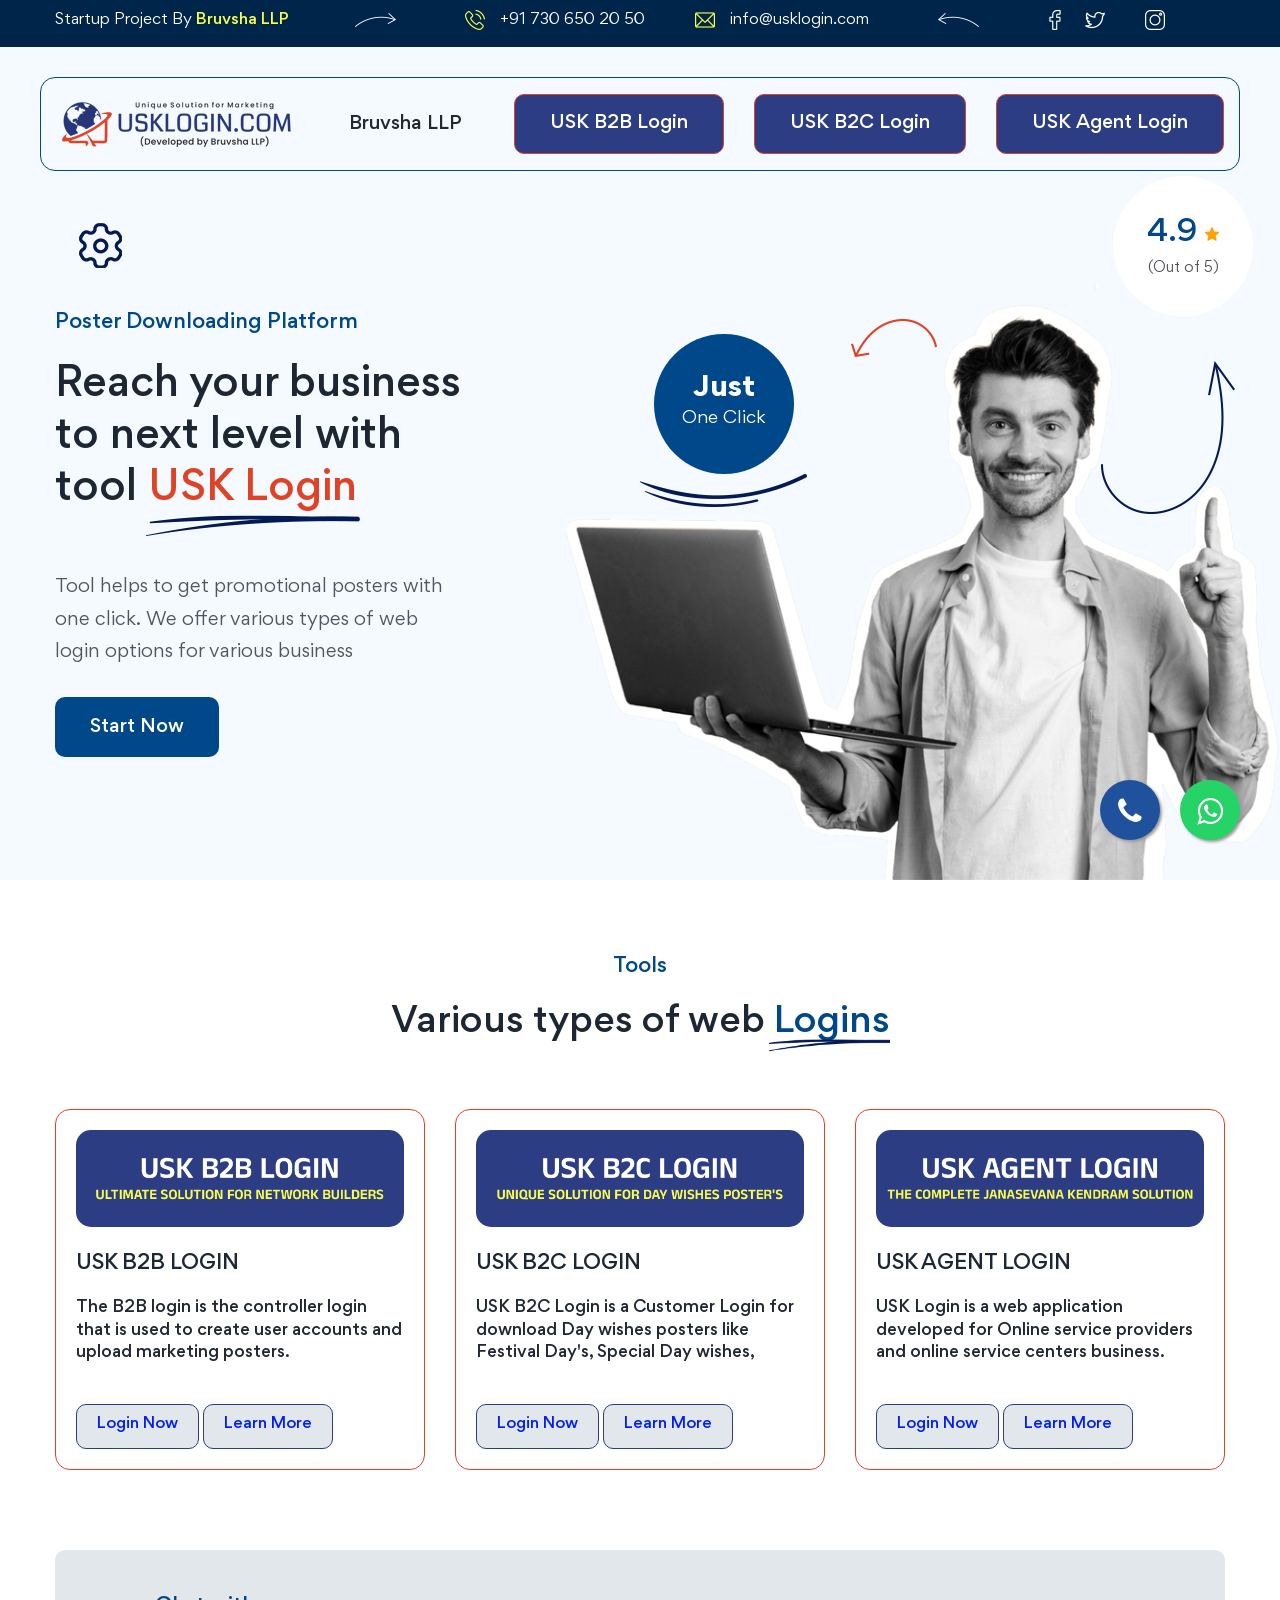
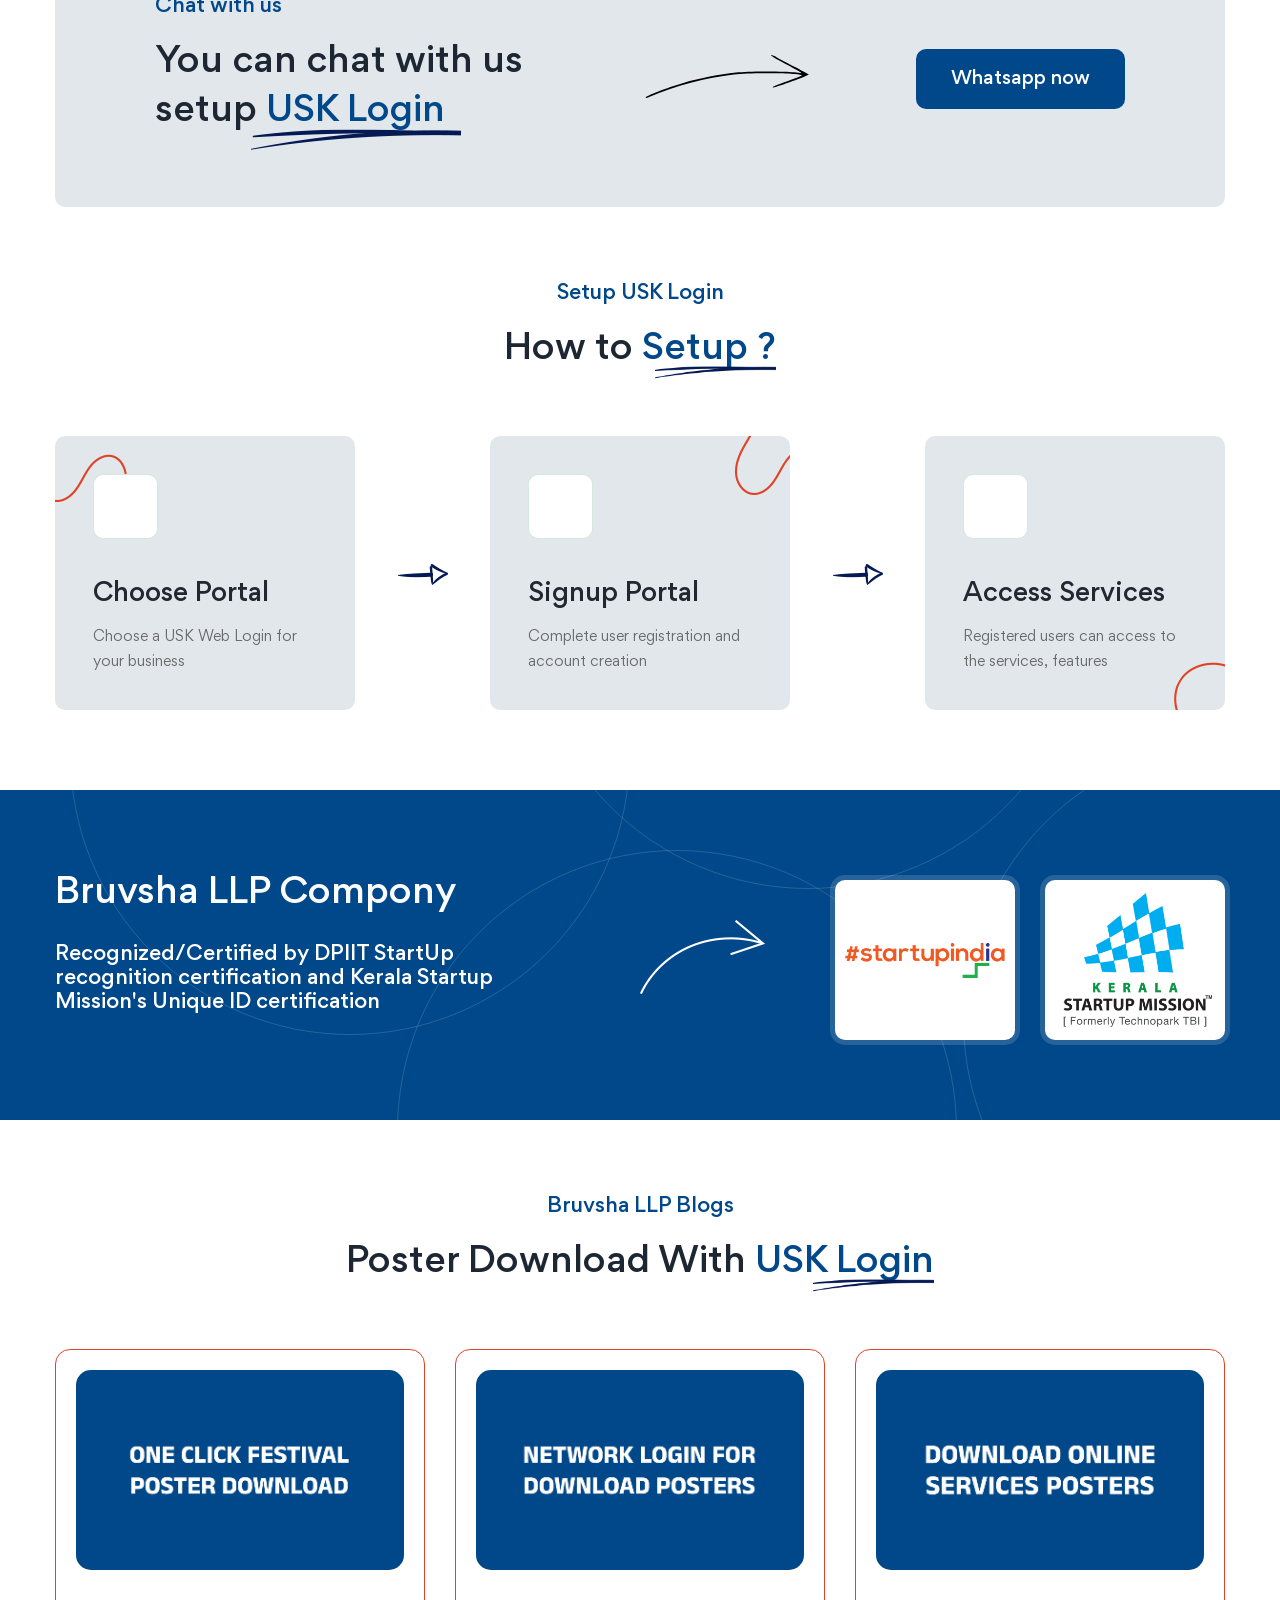
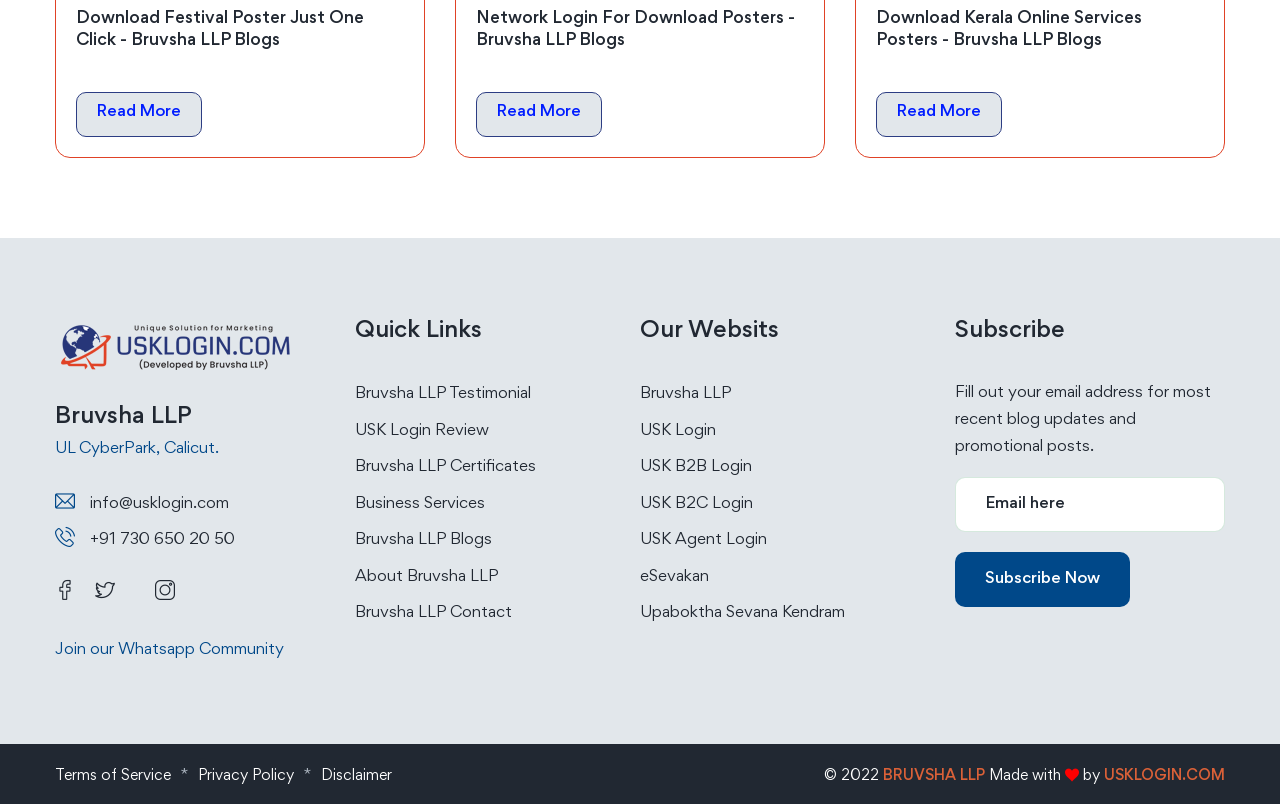
<file: templates/web/index.html>
<!DOCTYPE html>
<html lang="en">

<head>
    <meta charset="utf-8">
    <meta http-equiv="x-ua-compatible" content="ie=edge">
    <title>USK Login | One click poster downloading tool | festival posters generating tool</title>
    <meta name="description" content="Upaboktha Sevana Kendram USK Login web portal used kerala online service center business works to better. register USK login agent visit usklogin.com">
    <meta name="keywords" content="usk login .com, usklogin, usk login kerala, usk, login, jana sevana kendram, online service center , kerala business">
    <meta name="author" content="usk login">
    <meta name="viewport" content="width=device-width, initial-scale=1, shrink-to-fit=no">
    <!-- Favicon -->
    <link rel="shortcut icon" type="image/x-icon" href="/static/web/images/usk login favicon.png">

    <!-- CSS
	============================================ -->

    <!-- Icon Font CSS -->
    <link rel="stylesheet" href="/static/web/css/plugins/icofont.min.css">
    <link rel="stylesheet" href="/static/web/css/plugins/flaticon.css">
    <link rel="stylesheet" href="/static/web/css/plugins/font-awesome.min.css">
    <link rel='stylesheet' href='https://cdn-uicons.flaticon.com/uicons-brands/css/uicons-brands.css'>
    <link rel='stylesheet' href='https://cdn-uicons.flaticon.com/uicons-solid-rounded/css/uicons-solid-rounded.css'>
    <link rel='stylesheet' href='https://cdn-uicons.flaticon.com/uicons-regular-rounded/css/uicons-regular-rounded.css'>
    <link rel='stylesheet' href='https://cdn-uicons.flaticon.com/uicons-bold-rounded/css/uicons-bold-rounded.css'>

    <!-- Plugins CSS -->
    <link rel="stylesheet" href="/static/web/css/plugins/animate.min.css">
    <link rel="stylesheet" href="/static/web/css/plugins/swiper-bundle.min.css">
    <link rel="stylesheet" href="/static/web/css/plugins/magnific-popup.css">
    <link rel="stylesheet" href="/static/web/css/plugins/nice-select.css">
    <link rel="stylesheet" href="/static/web/css/plugins/apexcharts.css">
    <link rel="stylesheet" href="/static/web/css/plugins/jqvmap.min.css">

    
    <!-- Main Style CSS -->
    <link rel="stylesheet" href="/static/web/css/style.css">


    <!--====== Use the minified version files listed below for better performance and remove the files listed above ======-->
    <!-- <link rel="stylesheet" href="/static/web/css/vendor/plugins.min.css">
    <link rel="stylesheet" href="/static/web/css/style.min.css"> -->

 <a href="https://api.whatsapp.com/send?phone=917306502050&text=Hello-USK-Login" class="float whatsapp" target="_blank">
   <i class="fa fa-whatsapp my-float"></i>
 </a>
 <a href="tel:+917306502050" class="float call" target="_blank">
   <i class="fa fa-phone my-float"></i>
 </a>

</head>

<body>

    <div class="main-wrapper">

        <!-- Header Section Start -->
        <div class="header-section">

            <!-- Header Top Start -->
            <div class="header-top d-none d-lg-block">
                <div class="container">

                    <!-- Header Top Wrapper Start -->
                    <div class="header-top-wrapper">

                        <!-- Header Top Left Start -->
                        <div class="header-top-left">
                            <p>Startup Project By <a href="https://bruvsha.com/ target=”_blank”">Bruvsha LLP</a></p>
                        </div>
                        <!-- Header Top Left End -->

                        <!-- Header Top Medal Start -->
                        <div class="header-top-medal">
                            <div class="top-info">
                                <p><i class="flaticon-phone-call"></i> <a href="tel:917306502050">+91 730 650 20 50</a></p>
                                <p><i class="flaticon-email"></i> <a href="mailto:info@usklogin.com">info@usklogin.com</a></p>
                            </div>
                        </div>
                        <!-- Header Top Medal End -->

                        <!-- Header Top Right Start -->
                        <div class="header-top-right">
                            <ul class="social">
                                <li><a href="https://www.facebook.com/upabokthasevanakendram/"><i class="flaticon-facebook"></i></a></li>
                                <li><a href="https://twitter.com/usklogin/"><i class="flaticon-twitter"></i></a></li>
                                <li><a href="https://api.whatsapp.com/send?phone=+917306502050&text=USK login"><i class="fi fi-brands-whatsapp"></i></a></li>
                                <li><a href="https://www.instagram.com/usklogin/"><i class="flaticon-instagram"></i></a></li>
                                <li><a href="https://t.me/usklogin/"><i class="fi fi-brands-telegram"></i></a></li>
                                <li><a href="https://www.youtube.com/@usklogin/"><i class="fi fi-brands-youtube"></i></a></li>
                                <li><a href="https://www.linkedin.com/company/bruvsha/"><i class="fi fi-brands-linkedin"></i></a></li>
                            </ul>
                        </div>
                        <!-- Header Top Right End -->

                    </div>
                    <!-- Header Top Wrapper End -->

                </div>
            </div>
            <!-- Header Top End -->

            <!-- Header Main Start -->
            <div class="header-main">
                <div class="container">

                    <!-- Header Main Start -->
                    <div class="header-main-wrapper">

                        <!-- Header Logo Start -->
                        <div class="header-logo">
                            <a href="index.html"><img src="/static/web/images/usk one click poster login.png" alt="USK login Logo"></a>
                        </div>
                        <!-- Header Logo End -->

                        <!-- Header Menu Start -->
                        <div class="header-menu d-none d-lg-block">
                            <ul class="nav-menu">
                                <li><a href="https://bruvsha.com/" target=”_blank”>Bruvsha LLP</a></li>
                                
                               
                                
                            </ul>

                        </div>
                        <!-- Header Menu End -->

                        <!-- Header Sing In & Up Start -->
                        <div class="header-sign-in-up d-none d-lg-block">
                            <ul>
                                <li><a class="sign-up" href="https://business.usklogin.com/">USK B2B Login</a></li>
                                <li><a class="sign-up" href="https://poster.usklogin.com/">USK B2C Login</a></li>
                                <li><a class="sign-up" href="https://agent.usklogin.com/">USK Agent Login</a></li>
                            </ul>
                        </div>
                        <!-- Header Sing In & Up End -->

                        <!-- Header Mobile Toggle Start -->
                        <div class="header-toggle d-lg-none">
                            <a class="menu-toggle" href="javascript:void(0)">
                                <span></span>
                                <span></span>
                                <span></span>
                            </a>
                        </div>
                        <!-- Header Mobile Toggle End -->

                    </div>
                    <!-- Header Main End -->

                </div>
            </div>
            <!-- Header Main End -->

        </div>
        <!-- Header Section End -->

        <!-- Mobile Menu Start -->
        <div class="mobile-menu">

            <!-- Menu Close Start -->
            <a class="menu-close" href="javascript:void(0)">
                <i class="icofont-close-line"></i>
            </a>
            <!-- Menu Close End -->

            <!-- Mobile Top Medal Start -->
            <div class="mobile-top">
                <p><strong>Bruvsha LLP</strong></p>
                <p>UL CyberPark, Calicut.</p>
            </div>

            <div class="mobile-top">
                <p><i class="flaticon-phone-call"></i> <a href="tel:+917306502050">+91 730 650 20 50</a></p>
                <p><i class="flaticon-email"></i> <a href="mailto:info@usklogin.com">info@usklogin.com</a></p>
            </div>
            <!-- Mobile Top Medal End -->

            <!-- Mobile Sing In & Up Start -->
            <div class="mobile-sign-in-up">
                <ul>
                    <li><a class="sign-in" href="https://business.usklogin.com/">B2B</a></li>
                    <li><a class="sign-in" href="https://poster.usklogin.com/">B2C</a></li>

                </ul>
                <br>
                <ul>
                    <li><a class="sign-in" href="https://agent.usklogin.com/">USK Agent Login</a></li>
                </ul>
            </div>
            <!-- Mobile Sing In & Up End -->

            <!-- Mobile Menu Start -->
            <div class="mobile-menu-items">
                <ul class="nav-menu">
                    <li>
                        <a href="#">Quick Links </a>
                        <ul class="sub-menu">
                            <li><a href="https://bruvsha.com/testimonial.html" target=”_blank”>Bruvsha LLP Testimonial</a></li>
                            <li><a href="https://upabokthasevanakendram.com/review.html" target=”_blank”>USK Login Review</a></li>
                            <li><a href="https://bruvsha.com/certificates.html" target=”_blank”>Bruvsha LLP Certificates</a></li>
                            <li><a href="https://bruvsha.com/business.html" target=”_blank”>Business Services</a></li>
                            <li><a href="https://bruvsha.com/blog.html" target=”_blank”>Bruvsha LLP Blogs</a></li>
                            <li><a href="https://bruvsha.com/about.html" target=”_blank”>About Bruvsha LLP</a></li>
                            <li><a href="https://bruvsha.com/contact.html" target=”_blank”>Bruvsha LLP Contact</a></li>
                        </ul>
                    </li>
                    <li>
                        <a href="#">Our Websites </a>
                        <ul class="sub-menu">
                            <li><a href="https://bruvsha.com/" target=”_blank”>Bruvsha LLP</a></li>
                            <li><a href="#">USK Login</a></li>
                            <li><a href="https://business.usklogin.com/" target=”_blank”>USK B2B Login</a></li>
                            <li><a href="https://poster.usklogin.com/" target=”_blank”>USK B2C Login</a></li>
                            <li><a href="https://agent.usklogin.com/" target=”_blank”>USK Agent Login</a></li>
                            <li><a href="https://www.esevakan.com/" target=”_blank”>eSevakan</a></li>
                            <li><a href="https://upabokthasevanakendram.com" target=”_blank”>Upaboktha Sevana Kendram</a></li>
                        </ul>
                    </li>
                    <li><a href="https://bruvsha.com/contact.html">Contact</a></li>
                </ul>

            </div>
            <!-- Mobile Menu End -->

            <!-- Mobile Menu End -->
            <div class="mobile-social">
                <ul class="social">
                    <li><a href="https://www.facebook.com/upabokthasevanakendram/"><i class="flaticon-facebook"></i></a></li>
                    <li><a href="https://twitter.com/usklogin/"><i class="flaticon-twitter"></i></a></li>
                    <li><a href="https://api.whatsapp.com/send?phone=+917306502050&text=USK login"><i class="fi fi-brands-whatsapp"></i></a></li>
                    <li><a href="https://www.instagram.com/usklogin/"><i class="flaticon-instagram"></i></a></li>
                    <li><a href="https://t.me/usklogin/"><i class="fi fi-brands-telegram"></i></a></li>
                    <li><a href="https://www.youtube.com/@usklogin/"><i class="fi fi-brands-youtube"></i></a></li>
                    <li><a href="https://www.linkedin.com/company/bruvsha/"><i class="fi fi-brands-linkedin"></i></a></li>
                </ul>
            </div>
            <!-- Mobile Menu End -->

        </div>
        <!-- Mobile Menu End -->

        <!-- Overlay Start -->
        <div class="overlay"></div>
        <!-- Overlay End -->

        <!-- Slider Start -->
        <div class="section slider-section">

            <!-- Slider Shape Start -->
            <div class="slider-shape">
                <img class="shape-1 animation-round" src="/static/web/images/shape/shape-8.png" alt="one click poster website shape">
            </div>
            <!-- Slider Shape End -->

            <div class="container">

                <!-- Slider Content Start -->
                <div class="slider-content">
                    <h4 class="sub-title">Poster Downloading Platform</h4>
                    <h2 class="main-title">Reach your business to next level with tool <span>USK Login</span></h2>
                    <p>Tool helps to get promotional posters with one click. We offer various types of web login options for various business</p>
                    <a class="btn btn-primary btn-hover-dark" href="https://bruvsha.com/usk-login.html" target=”_blank”>Start Now</a>
                </div>
                <!-- Slider Content End -->

            </div>

            <!-- Slider Courses Box Start -->
            <div class="slider-courses-box">

                <img class="shape-1 animation-left" src="/static/web/images/shape/shape-5.png" alt="one click poster website shape">

                <div class="box-content">
                    <div class="box-wrapper">
                        <i class="fi fi-rr-download"></i>
                        <span class="count">Just</span>
                        <p>One Click</p>
                    </div>
                </div>

                <img class="shape-2" src="/static/web/images/shape/shape-6.png" alt="one click poster website shape">

            </div>
            <!-- Slider Courses Box End -->

            <!-- Slider Rating Box Start -->
            <div class="slider-rating-box">

                <div class="box-rating">
                    <div class="box-wrapper">
                        <span class="count">4.9 <i class="flaticon-star"></i></span>
                        <p>(Out of 5)</p>
                    </div>
                </div>

                <img class="shape animation-up" src="/static/web/images/shape/shape-7.png" alt="one click poster website shape">

            </div>
            <!-- Slider Rating Box End -->

            <!-- Slider Images Start -->
            <div class="slider-images">
                <div class="images">
                    <img src="/static/web/images/generate poster one click kerala.png" alt="one click poster download">
                </div>
            </div>
            <!-- Slider Images End -->

            <!-- Slider Video Start -->
            <div class="slider-video">
                <img class="shape-1" src="/static/web/images/shape/shape-9.png" alt="one click poster website shape">

                <div class="video-play">
                    <img src="/static/web/images/shape/shape-10.png" alt="one click poster website shape">
                    <a href="https://www.youtube.com/watch?v=PxXjZXmK2Go" class="play video-popup"><i class="flaticon-play"></i></a>
                </div>
            </div>
            <!-- Slider Video End -->

        </div>
        <!-- Slider End -->

                <!-- Blog Start -->
                <div class="section section-padding mt-n1">
                    <div class="container">
        
                        <!-- Section Title Start -->
                        <div class="section-title shape-03 text-center">
                            <h5 class="sub-title">Tools</h5>
                            <h2 class="main-title">Various types of web  <span> Logins</span></h2>
                        </div>
                        <!-- Section Title End -->
        
                        <!-- Blog Wrapper Start -->
                        <div class="blog-wrapper">
                            <div class="row">
                                <div class="col-lg-4 col-md-6">
        
                                    <!-- Single Blog Start -->
                                    <div class="single-blog">
                                        <div class="blog-image">
                                            <a href="https://business.usklogin.com/" target=”_blank”><img src="/static/web/images/blog/poster downloading tool.png" alt="poster downloading tool business network"></a>
                                        </div>
                                        <div class="blog-content">
                                            <h5>USK B2B LOGIN</h5>
                                            <h4 class="title"><a href="https://bruvsha.com/bruvsha-USK-B2B-Login.html">The B2B login is the controller login that is used to create user accounts and upload marketing posters.</a></h4>
                                            <a href="https://business.usklogin.com/" target=”_blank” class="btn btn-secondary btn-hover-primary">Login Now</a>
                                            <a href="https://bruvsha.com/bruvsha-USK-B2B-Login.html" target=”_blank” class="btn btn-secondary btn-hover-primary">Learn More</a>
                                        </div>
                                    </div>
                                    <!-- Single Blog End -->
        
                                </div>
                                <div class="col-lg-4 col-md-6">
        
                                    <!-- Single Blog Start -->
                                    <div class="single-blog">
                                        <div class="blog-image">
                                            <a href="https://poster.usklogin.com/" target=”_blank”><img src="/static/web/images/blog/festival poster downloading tool.png" alt="festival poster download kerala"></a>
                                        </div>
                                        <div class="blog-content">
                                            <h5>USK B2C LOGIN</h5>
                                            <h4 class="title"><a href="https://bruvsha.com/bruvsha-USK-B2C-Login.html" target=”_blank”>USK B2C Login is a Customer Login for download Day wishes posters like Festival Day's, Special Day wishes,</a></h4>
                                            <a href="https://poster.usklogin.com/" target=”_blank” class="btn btn-secondary btn-hover-primary">Login Now</a>
                                            <a href="https://bruvsha.com/bruvsha-USK-B2C-Login.html" target=”_blank” class="btn btn-secondary btn-hover-primary">Learn More</a>
                                        </div>
                                    </div>
                                    <!-- Single Blog End -->
        
                                </div>
                                <div class="col-lg-4 col-md-6">
        
                                   <!-- Single Blog Start -->
                                   <div class="single-blog">
                                    <div class="blog-image">
                                        <a href="https://agent.usklogin.com/" target=”_blank”><img src="/static/web/images/blog/shop poster one click download.png" alt="shop posters download portal create"></a>
                                    </div>
                                    <div class="blog-content">
                                        <h5>USK AGENT LOGIN</h5>
                                        <h4 class="title"><a href="https://bruvsha.com/USK-Login-Online-Services-login.html">USK Login is a web application developed for Online service providers and online service centers business.</a></h4>
                                        <a href="https://agent.usklogin.com/" target=”_blank” class="btn btn-secondary btn-hover-primary">Login Now</a>
                                        <a href="https://upabokthasevanakendram.com/" target=”_blank” class="btn btn-secondary btn-hover-primary">Learn More</a>
                                    </div>
                                </div>
                                <!-- Single Blog End -->
                                </div>
                            </div>
                        </div>
                        <!-- Blog Wrapper End -->
        
                    </div>
                </div>
                <!-- Blog End -->
                
        <!-- Call to Action Start -->
        <div class="section section-padding-01">
            <div class="container">

                <!-- Call to Action Wrapper Start -->
                <div class="call-to-action-wrapper">

                    <img class="cat-shape-02" src="/static/web/images/shape/usk-login-site.svg" alt="one click poster website shape">

                    <div class="row align-items-center">
                        <div class="col-md-6">

                            <!-- Section Title Start -->
                            <div class="section-title shape-02">
                                <h5 class="sub-title">Chat with us</h5>
                                <h2 class="main-title">You can chat with us setup <span> USK Login</span></h2>
                            </div>
                            <!-- Section Title End -->

                        </div>
                        <div class="col-md-6">
                            <div class="call-to-action-btn">
                                <a class="btn btn-primary btn-hover-dark" href="https://api.whatsapp.com/send?phone=917306502050&text=Hello-USK-Login">Whatsapp now</a>
                            </div>
                        </div>
                    </div>
                </div>
                <!-- Call to Action Wrapper End -->

            </div>
        </div>
        <!-- Call to Action End -->
                


                <!-- Call to Action End -->

        <!-- How It Work End -->
        <div class="section section-padding mt-n1">
            <div class="container">

                <!-- Section Title Start -->
                <div class="section-title shape-03 text-center">
                    <h5 class="sub-title">Setup USK Login</h5>
                    <h2 class="main-title">How to <span> Setup ?</span></h2>
                </div>
                <!-- Section Title End -->

                <!-- How it Work Wrapper Start -->
                <div class="how-it-work-wrapper">

                    <!-- Single Work Start -->
                    <div class="single-work">
                        <img class="shape-1" src="/static/web/images/shape/shape-15.png" alt="one click poster website shape">

                        <div class="work-icon">
                            <i class="fi fi-rr-search"></i>
                        </div>
                        <div class="work-content">
                            <h3 class="title">Choose Portal</h3>
                            <p>Choose a USK Web Login for your business</p>
                        </div>
                    </div>
                    <!-- Single Work End -->

                    <!-- Single Work Start -->
                    <div class="work-arrow">
                        <img class="arrow" src="/static/web/images/shape/shape-17.png" alt="one click poster website shape">
                    </div>
                    <!-- Single Work End -->

                    <!-- Single Work Start -->
                    <div class="single-work">
                        <img class="shape-2" src="/static/web/images/shape/shape-15.png" alt="one click poster website shape">

                        <div class="work-icon">
                            <i class="fi fi-rr-list-check"></i>
                        </div>
                        <div class="work-content">
                            <h3 class="title">Signup Portal</h3>
                            <p>Complete user registration and account creation</p>
                        </div>
                    </div>
                    <!-- Single Work End -->

                    <!-- Single Work Start -->
                    <div class="work-arrow">
                        <img class="arrow" src="/static/web/images/shape/shape-17.png" alt="one click poster website shape">
                    </div>
                    <!-- Single Work End -->

                    <!-- Single Work Start -->
                    <div class="single-work">
                        <img class="shape-3" src="/static/web/images/shape/shape-16.png" alt="one click poster website shape">

                        <div class="work-icon">
                            <i class="fi fi-rr-download"></i>
                        </div>
                        <div class="work-content">
                            <h3 class="title">Access Services</h3>
                            <p>Registered users can access to the services, features</p>
                        </div>
                    </div>
                    <!-- Single Work End -->

                </div>

            </div>
        </div>
        <!-- How It Work End -->

        <!-- Download App Start -->
        <div class="section section-padding download-section">

            <div class="app-shape-1"></div>
            <div class="app-shape-2"></div>
            <div class="app-shape-3"></div>
            <div class="app-shape-4"></div>

            <div class="container">

                <!-- Download App Wrapper Start -->
                <div class="download-app-wrapper mt-n6">

                    <!-- Section Title Start -->
                    <div class="section-title section-title-white">
                        <h5 class="main-title">Bruvsha LLP Compony</h5>
                        <br>
                        <h2 class="sub-title">Recognized/Certified by DPIIT  StartUp recognition certification and Kerala Startup Mission's Unique ID certification</h2>
                    </div>
                    <!-- Section Title End -->

                    <img class="shape-1 animation-right" src="/static/web/images/shape/shape-14.png" alt="one click poster website shape">

                    <!-- Download App Button End -->
                    <div class="download-app-btn">
                        <ul class="app-btn">
                            <li><a href="https://bruvsha.com/certificates.html"><img src="/static/web/images/startup project kerala.png" alt="startup project kerala bruvsha llp"></a></li>
                            <li><a href="https://bruvsha.com/certificates.html"><img src="/static/web/images/kerala startup for marketing.png" alt="kerala startup project for marketing"></a></li>
                        </ul>
                    </div>
                    <!-- Download App Button End -->

                </div>
                <!-- Download App Wrapper End -->

            </div>
        </div>
        <!-- Download App End -->


        <!-- Blog Start -->
        <div class="section section-padding mt-n1">
            <div class="container">

                <!-- Section Title Start -->
                <div class="section-title shape-03 text-center">
                    <h5 class="sub-title">Bruvsha LLP Blogs</h5>
                    <h2 class="main-title">Poster Download With <span> USK Login</span></h2>
                </div>
                <!-- Section Title End -->

                <!-- Blog Wrapper Start -->
                <div class="blog-wrapper">
                    <div class="row">
                        <div class="col-lg-4 col-md-6">

                            <!-- Single Blog Start -->
                            <div class="single-blog">
                                <div class="blog-image">
                                    <a href="https://bruvsha.com/How-to-download-festival-posters-in-Kerala.html"><img src="/static/web/images/blog/kerala Festival Posters Download One click.png" alt="kerala Festival Posters Download Platform"></a>
                                </div>
                                <div class="blog-content">
                                    <div class="blog-author">    
                                    </div>
                                    <h4 class="title"><a href="https://bruvsha.com/How-to-download-festival-posters-in-Kerala.html">Download Festival Poster Just One Click -  Bruvsha LLP Blogs</a></h4>
                                    <a href="https://bruvsha.com/How-to-download-festival-posters-in-Kerala.html" class="btn btn-secondary btn-hover-primary">Read More</a>
                                </div>
                            </div>
                            <!-- Single Blog End -->

                        </div>
                        <div class="col-lg-4 col-md-6">

                            <!-- Single Blog Start -->
                            <div class="single-blog">
                                <div class="blog-image">
                                    <a href="https://bruvsha.com/How-to-create-network-login-in-kerala.html"><img src="/static/web/images/blog/network login provide for marketing.png" alt="network marketing poster download tool"></a>
                                </div>
                                <div class="blog-content">
                                    <div class="blog-author">    
                                    </div>
                                    <h4 class="title"><a href="https://bruvsha.com/How-to-create-network-login-in-kerala.html">Network Login For Download Posters - Bruvsha LLP Blogs</a></h4>
                                    <a href="https://bruvsha.com/How-to-create-network-login-in-kerala.html" class="btn btn-secondary btn-hover-primary">Read More</a>
                                </div>
                            </div>
                            <!-- Single Blog End -->

                        </div>
                        <div class="col-lg-4 col-md-6">

                            <!-- Single Blog Start -->
                            <div class="single-blog">
                                <div class="blog-image">
                                    <a href="https://bruvsha.com/How-to-download-Kerala-online-services-posters-malayalamr.html"><img src="/static/web/images/blog/csc poster kerala.png" alt="kerala online services poster download"></a>
                                </div>
                                <div class="blog-content">
                                    <div class="blog-author">    
                                    </div>
                                    <h4 class="title"><a href="https://bruvsha.com/How-to-download-Kerala-online-services-posters-malayalam.html">Download Kerala Online Services Posters - Bruvsha LLP Blogs</a></h4>
                                    <a href="https://bruvsha.com/How-to-download-Kerala-online-services-posters-malayalam.html" class="btn btn-secondary btn-hover-primary">Read More</a>
                                </div>
                            </div>
                            <!-- Single Blog End -->

                        </div>
                    </div>
                </div>
                <!-- Blog Wrapper End -->

            </div>
        </div>
        <!-- Blog End -->

        <!-- Footer Start  -->
        <div class="section footer-section">

            <!-- Footer Widget Section Start -->
            <div class="footer-widget-section">


                <div class="container">
                    <div class="row">
                        <div class="col-lg-3 col-md-6 order-md-1 order-lg-1">

                            <!-- Footer Widget Start -->
                            <div class="footer-widget">
                                <div class="widget-logo">
                                    <a href="#"><img src="/static/web/images/usk one click poster login.png" alt="Upaboktha Sevana Kendram USK Login "></a>
                                </div>

                                <div class="widget-address">
                                    <h4 class="footer-widget-title">Bruvsha LLP</h4>
                                    <p>UL CyberPark, Calicut.</p>
                                </div>

                                <ul class="widget-info">
                                    <li>
                                        <p> <i class="flaticon-email"></i> <a href="mailto:info@usklogin.com">info@usklogin.com</a> </p>
                                    </li>
                                    <li>
                                        <p> <i class="flaticon-phone-call"></i> <a href="tel:917306502050">+91 730 650 20 50</a> </p>
                                    </li>
                                </ul>

                                <ul class="widget-social">
                                <li><a href="https://www.facebook.com/upabokthasevanakendram/"><i class="flaticon-facebook"></i></a></li>
                                <li><a href="https://twitter.com/usklogin/"><i class="flaticon-twitter"></i></a></li>
                                <li><a href="https://api.whatsapp.com/send?phone=+917306502050&text=USK login"><i class="fi fi-brands-whatsapp"></i></a></li>
                                <li><a href="https://www.instagram.com/usklogin/"><i class="flaticon-instagram"></i></a></li>
                                <li><a href="https://t.me/usklogin/"><i class="fi fi-brands-telegram"></i></a></li>
                                <li><a href="https://www.youtube.com/@usklogin/"><i class="fi fi-brands-youtube"></i></a></li>
                                <li><a href="https://www.linkedin.com/company/bruvsha/"><i class="fi fi-brands-linkedin"></i></a></li>
                                </ul>

                                <div class="widget-address">
                                    <a href="https://www.esevakan.com/p/kerala-online-services-updates-whatsapp.html" target=”_blank”> <p>Join our Whatsapp Community</p></a>
                                </div>
                            </div>

                           
                            <!-- Footer Widget End -->

                        </div>
                        
                        <div class="col-lg-6 order-md-3 order-lg-2">

                            <!-- Footer Widget Link Start -->
                            <div class="footer-widget-link">

                                <!-- Footer Widget Start -->
                                <div class="footer-widget">
                                    <h4 class="footer-widget-title">Quick Links</h4>

                                    <ul class="widget-link">
                                        <li><a href="https://bruvsha.com/testimonial.html" target=”_blank”>Bruvsha LLP Testimonial</a></li>
                                        <li><a href="https://upabokthasevanakendram.com/review.html" target=”_blank”>USK Login Review</a></li>
                                        <li><a href="https://bruvsha.com/certificates.html" target=”_blank”>Bruvsha LLP Certificates</a></li>
                                        <li><a href="https://bruvsha.com/business.html" target=”_blank”>Business Services</a></li>
                                        <li><a href="https://bruvsha.com/blog.html" target=”_blank”>Bruvsha LLP Blogs</a></li>
                                        <li><a href="https://bruvsha.com/about.html" target=”_blank”>About Bruvsha LLP</a></li>
                                        <li><a href="https://bruvsha.com/contact.html" target=”_blank”>Bruvsha LLP Contact</a></li>
                                    </ul>
                                </div>
                                <!-- Footer Widget End -->

                                <!-- Footer Widget Start -->
                                <div class="footer-widget">
                                    <h4 class="footer-widget-title">Our Websits</h4>

                                    <ul class="widget-link">
                                        <li><a href="https://bruvsha.com/" target=”_blank”>Bruvsha LLP</a></li>
                                        <li><a href="#">USK Login</a></li>
                                        <li><a href="https://business.usklogin.com/" target=”_blank”>USK B2B Login</a></li>
                                        <li><a href="https://poster.usklogin.com/" target=”_blank”>USK B2C Login</a></li>
                                        <li><a href="https://agent.usklogin.com/" target=”_blank”>USK Agent Login</a></li>
                                        <li><a href="https://www.esevakan.com/" target=”_blank”>eSevakan</a></li>
                                        <li><a href="https://upabokthasevanakendram.com" target=”_blank”>Upaboktha Sevana Kendram</a></li>
                                    </ul>

                                </div>
                                <!-- Footer Widget End -->

                            </div>
                            <!-- Footer Widget Link End -->

                        </div>
                        <div class="col-lg-3 col-md-6 order-md-2 order-lg-3">

                            <!-- Footer Widget Start -->
                            <div class="footer-widget">
                                <h4 class="footer-widget-title">Subscribe</h4>

                                <div class="widget-subscribe">
                                    <p>Fill out your email address for most recent blog updates and promotional posts.</p>

                                    <div class="widget-form">
                                        <form id="submit-form" method="POST" onsubmit="myFunction()">
                                            <input type="email" name="EMAIL" placeholder="Email here">
                                            <button type="submit" class="btn btn-primary btn-hover-dark">Subscribe Now</button>
                                        </form>
                                    </div>
                                </div>
                            </div>
                            <!-- Footer Widget End -->

                        </div>
                    </div>
                </div>

                

            </div>
            <!-- Footer Widget Section End -->

            <!-- Footer Copyright Start -->
            <div class="footer-copyright">
                <div class="container">

                    <!-- Footer Copyright Start -->
                    <div class="copyright-wrapper">
                        <div class="copyright-link">
                            <a href="https://bruvsha.com/terms-and-conditions.html" target=”_blank”>Terms of Service</a>
                            <a href="https://bruvsha.com/Privacy-policy.html" target=”_blank”>Privacy Policy</a>
                            <a href="https://bruvsha.com/disclaimer.html" target=”_blank”>Disclaimer</a>
                         
                          
                        </div>
                        <div class="copyright-text">
                            <p>&copy; 2022 <span> <a href="https://bruvsha.com/" target=”_blank”>Bruvsha LLP</a> </span> Made with <i class="icofont-heart-alt"></i> by <a href="https://usklogin.com/">USKLOGIN.COM</a></p>
                        </div>
                    </div>
                    <!-- Footer Copyright End -->

                </div>
            </div>
            <!-- Footer Copyright End -->

        </div>
        <!-- Footer End -->

        <!--Back To Start-->
        <a href="#" class="back-to-top">
            <i class="icofont-simple-up"></i>
        </a>
        <!--Back To End-->

    </div>






    <!-- JS
    ============================================ -->

    <!-- Modernizer & jQuery JS -->
    <script src="/static/web/js/vendor/modernizr-3.11.2.min.js"></script>
    <script src="/static/web/js/vendor/jquery-3.5.1.min.js"></script>

    <!-- Bootstrap JS -->
    <script src="/static/web/js/plugins/popper.min.js"></script>
    <script src="/static/web/js/plugins/bootstrap.min.js"></script>

    <!-- Plugins JS -->
    <script src="/static/web/js/plugins/swiper-bundle.min.js"></script>
    <script src="/static/web/js/plugins/jquery.magnific-popup.min.js"></script>
    <script src="/static/web/js/plugins/video-playlist.js"></script>
    <script src="/static/web/js/plugins/jquery.nice-select.min.js"></script>
    <script src="/static/web/js/plugins/ajax-contact.js"></script>

    <!--====== Use the minified version files listed below for better performance and remove the files listed above ======-->
    <!-- <script src="/static/web/js/plugins.min.js"></script> -->


    <!-- Main JS -->
 
    <script src="/static/web/js/main.js"></script>

    <script>
        const scriptURL = 'https://script.google.com/macros/s/AKfycbzbw7AVmu60OJxJPTWyzEEwGLk0UUwTb5iIZjNK-9FBlmwfgAMf63KYp4qJ7-EFDfQDCA/exec'
        const form = document.forms['submit-to-google-sheet']
        const msg = document.getElementById("msg")
    
        form.addEventListener('submit', e => {
          e.preventDefault()
          fetch(scriptURL, { method: 'POST', body: new FormData(form)})
            .then(response => { 
        msg.innerHTML = "Our team will respond to your valuable message right away, Thank you."
        })
            .catch(error => console.error('Error!', error.message))
        })
    </script> 

    <script>
        function myFunction() {
          alert("Thank You for your subscription");
        }
        </script>

    <script>
        $("#submit-form").submit((e)=>{
            e.preventDefault()
            $.ajax({
                url:"https://script.google.com/macros/s/AKfycbwZiRzaOLbF7Ciwkrtrn1khCfyCvVJhKU9-EJA3QzVAWUQsdhfpkLMZISFoPrjxo0YW/exec",
                data:$("#submit-form").serialize(),
                method:"post",
        
                error:function (err){
                    alert("Something Error")
    
                }
            })
        })
    </script>


</body>

</html>
</file>
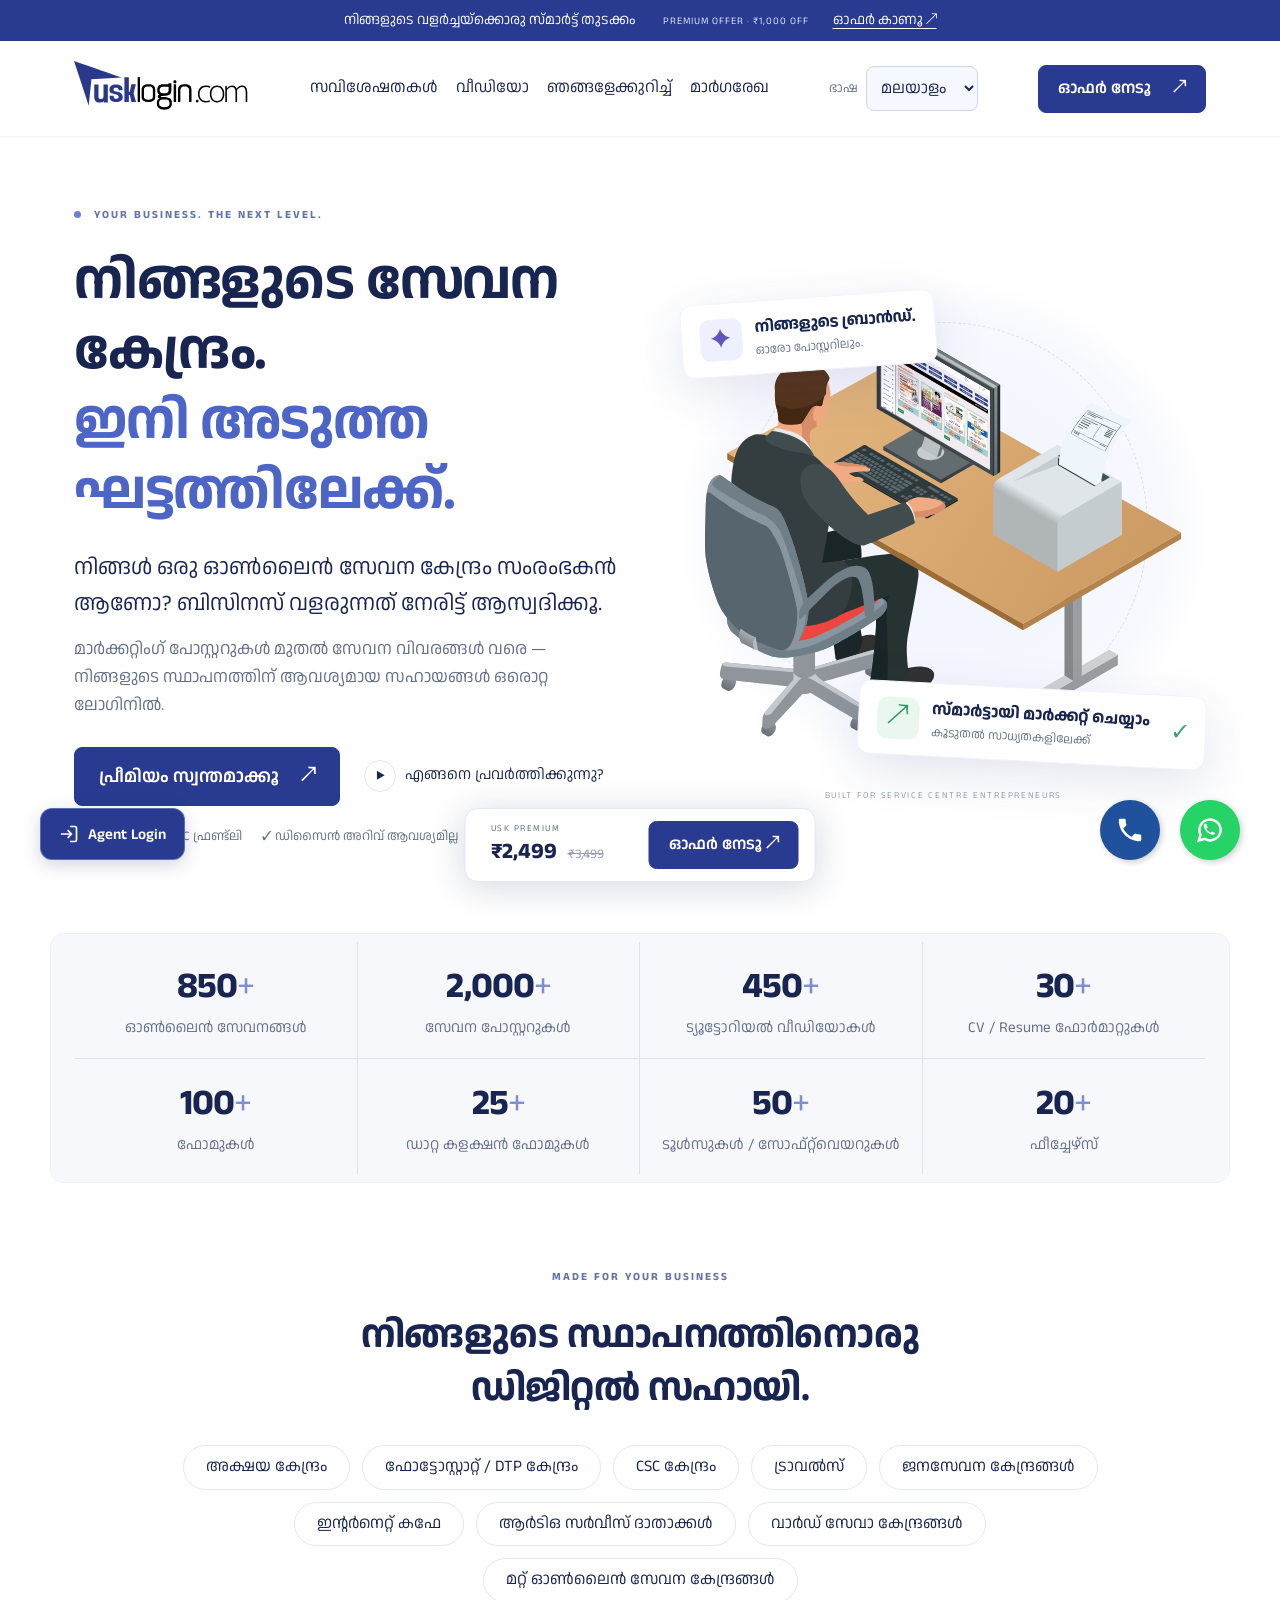
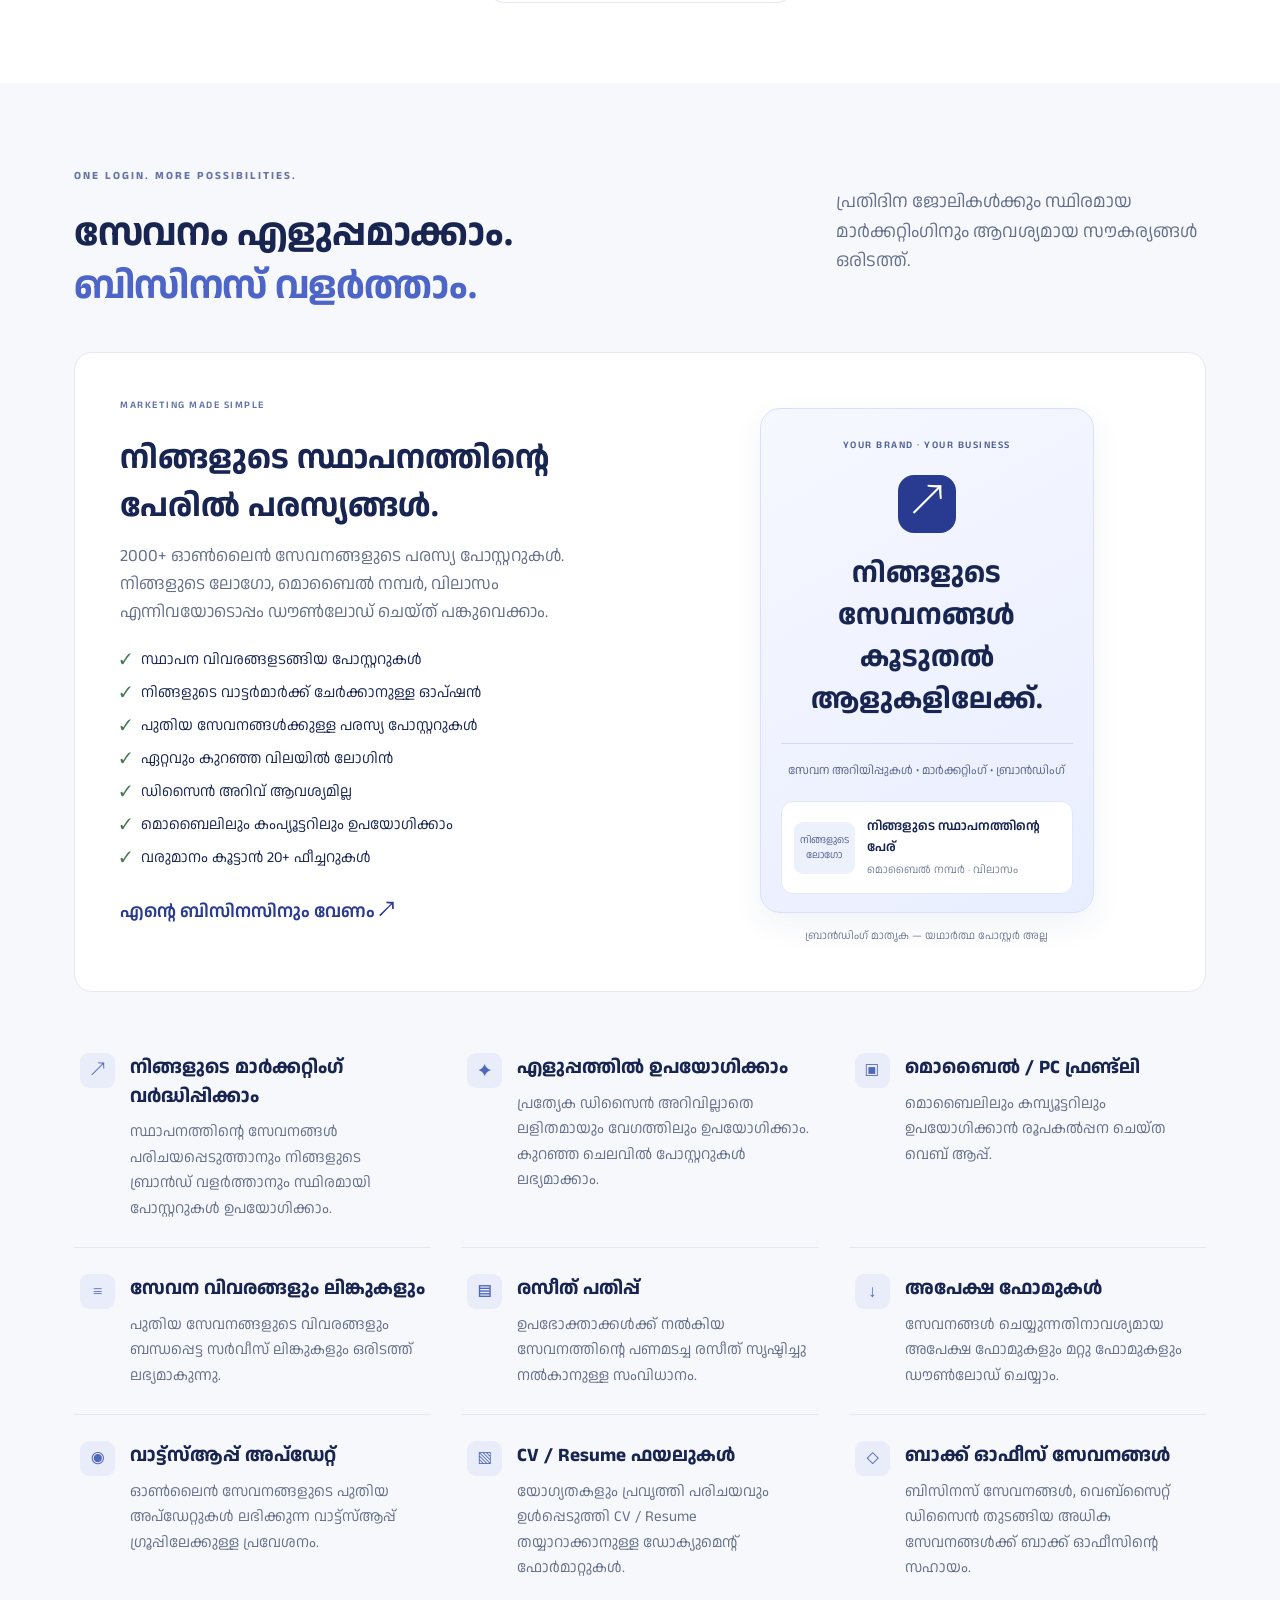
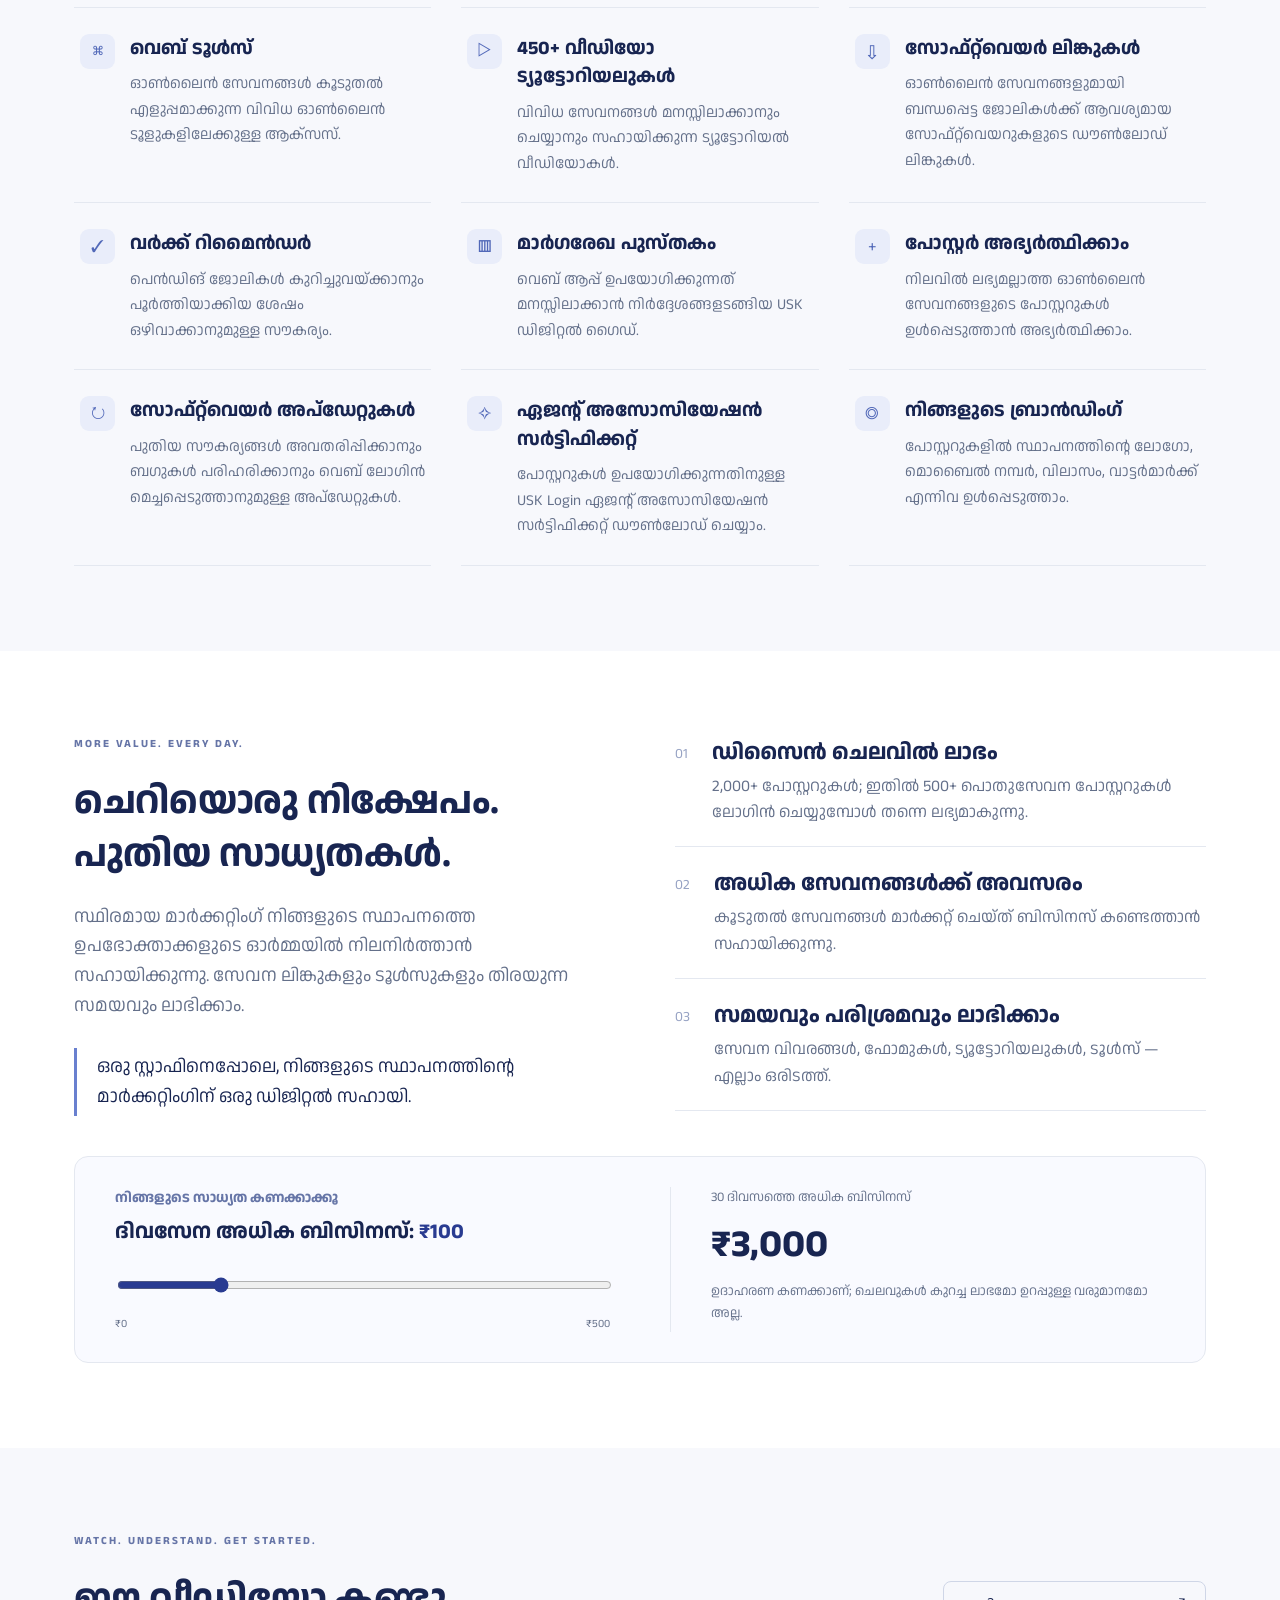
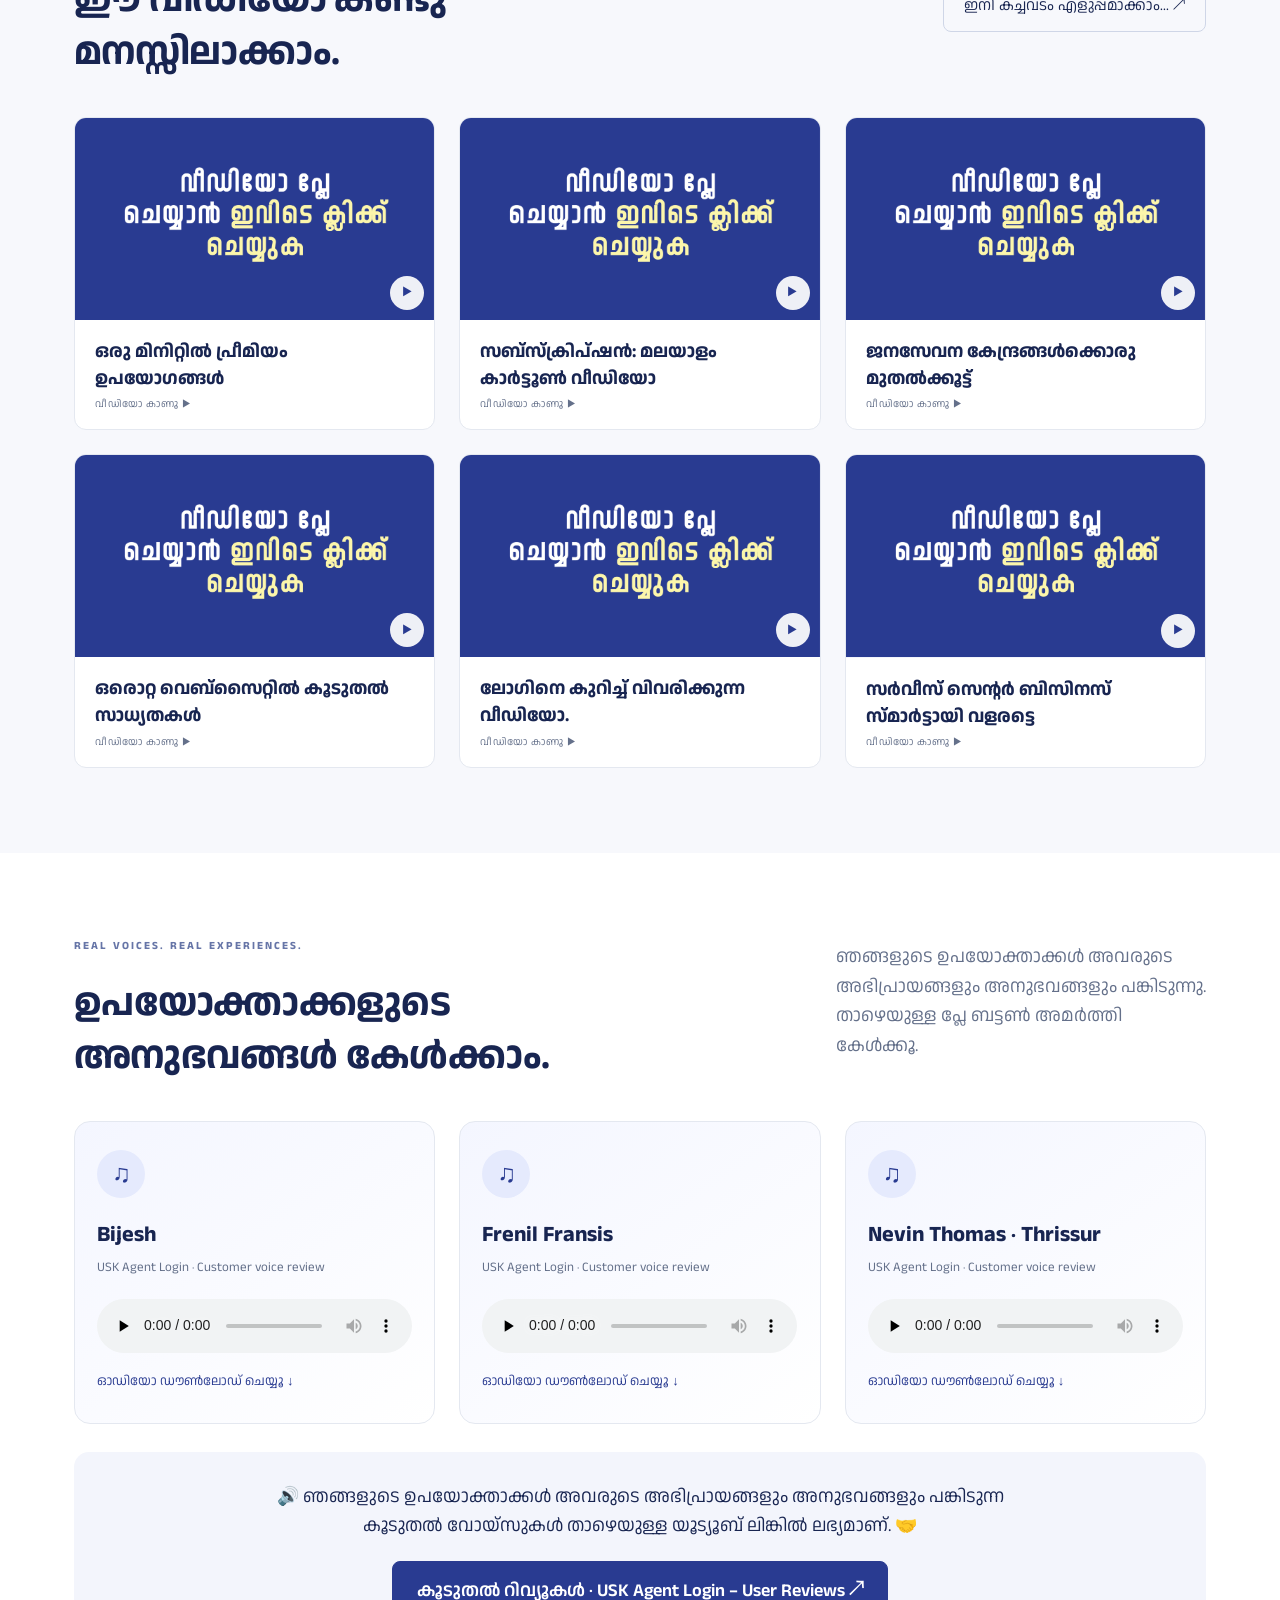
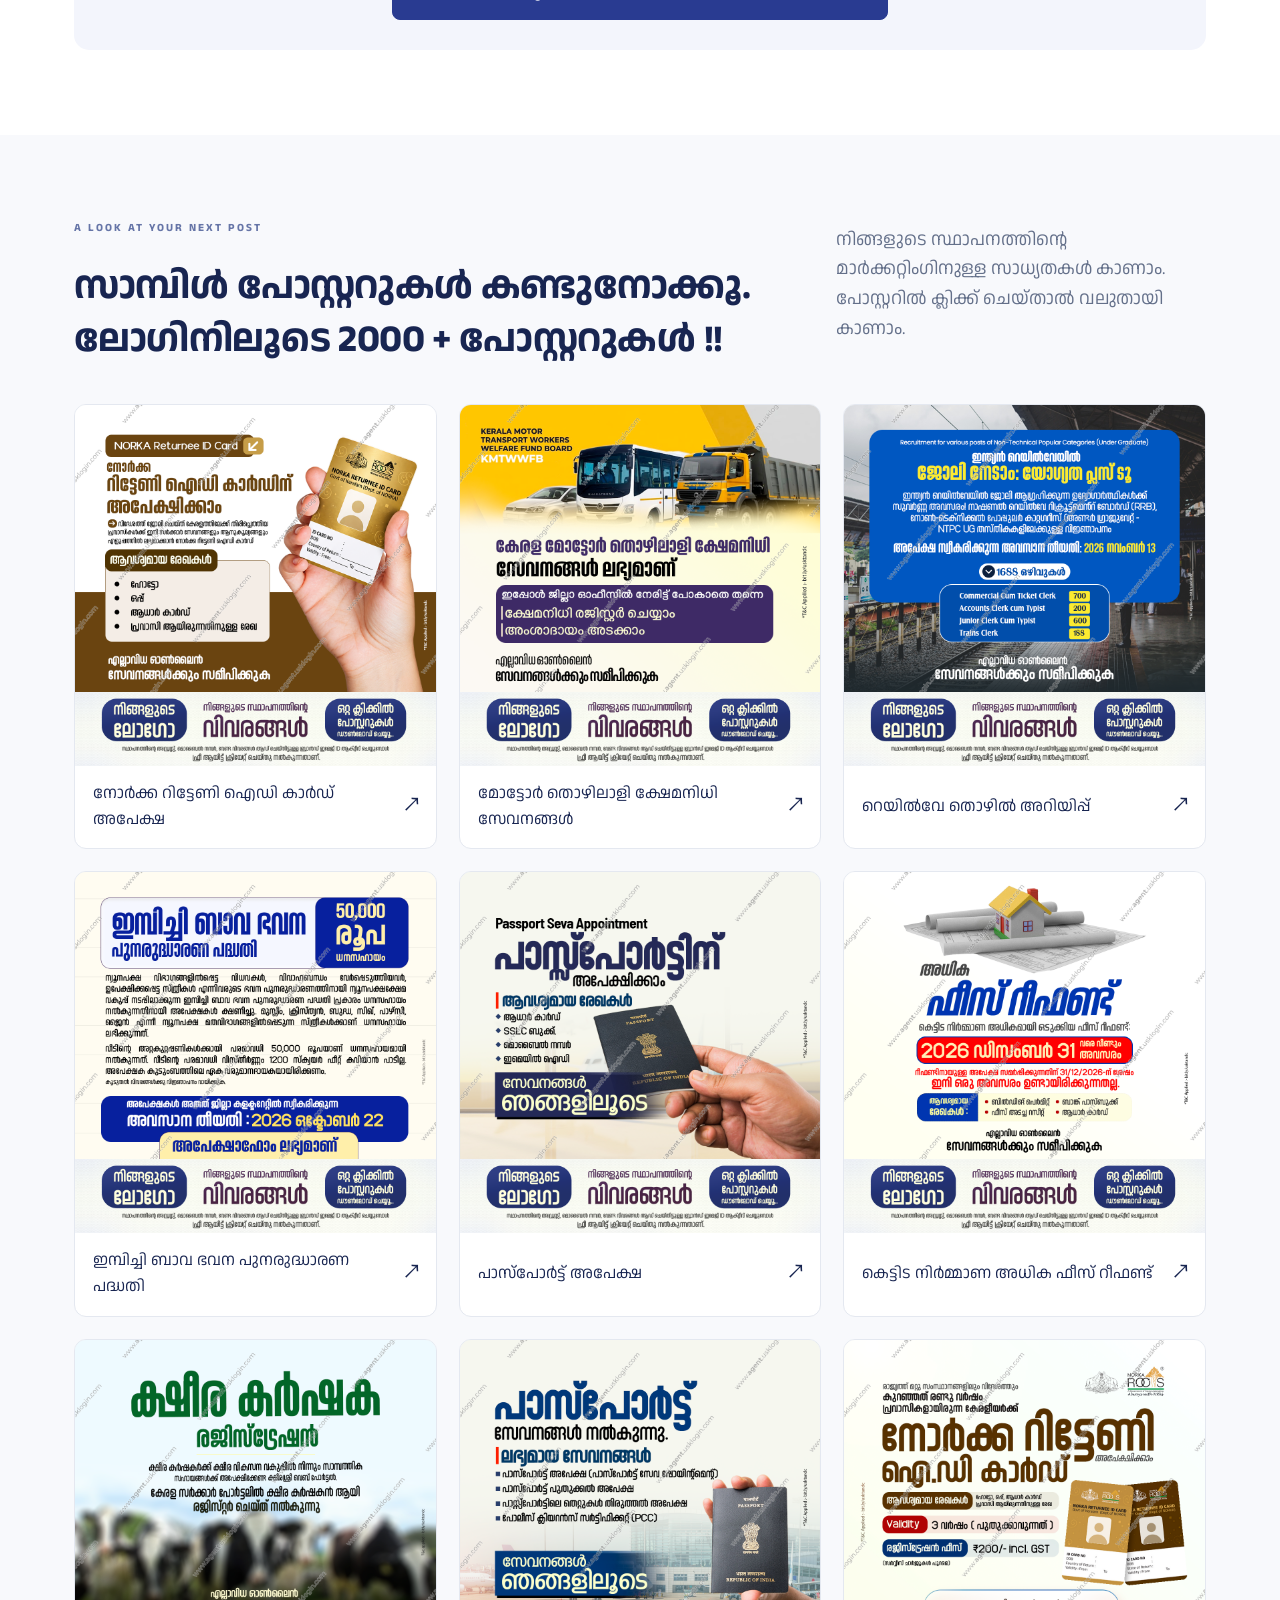
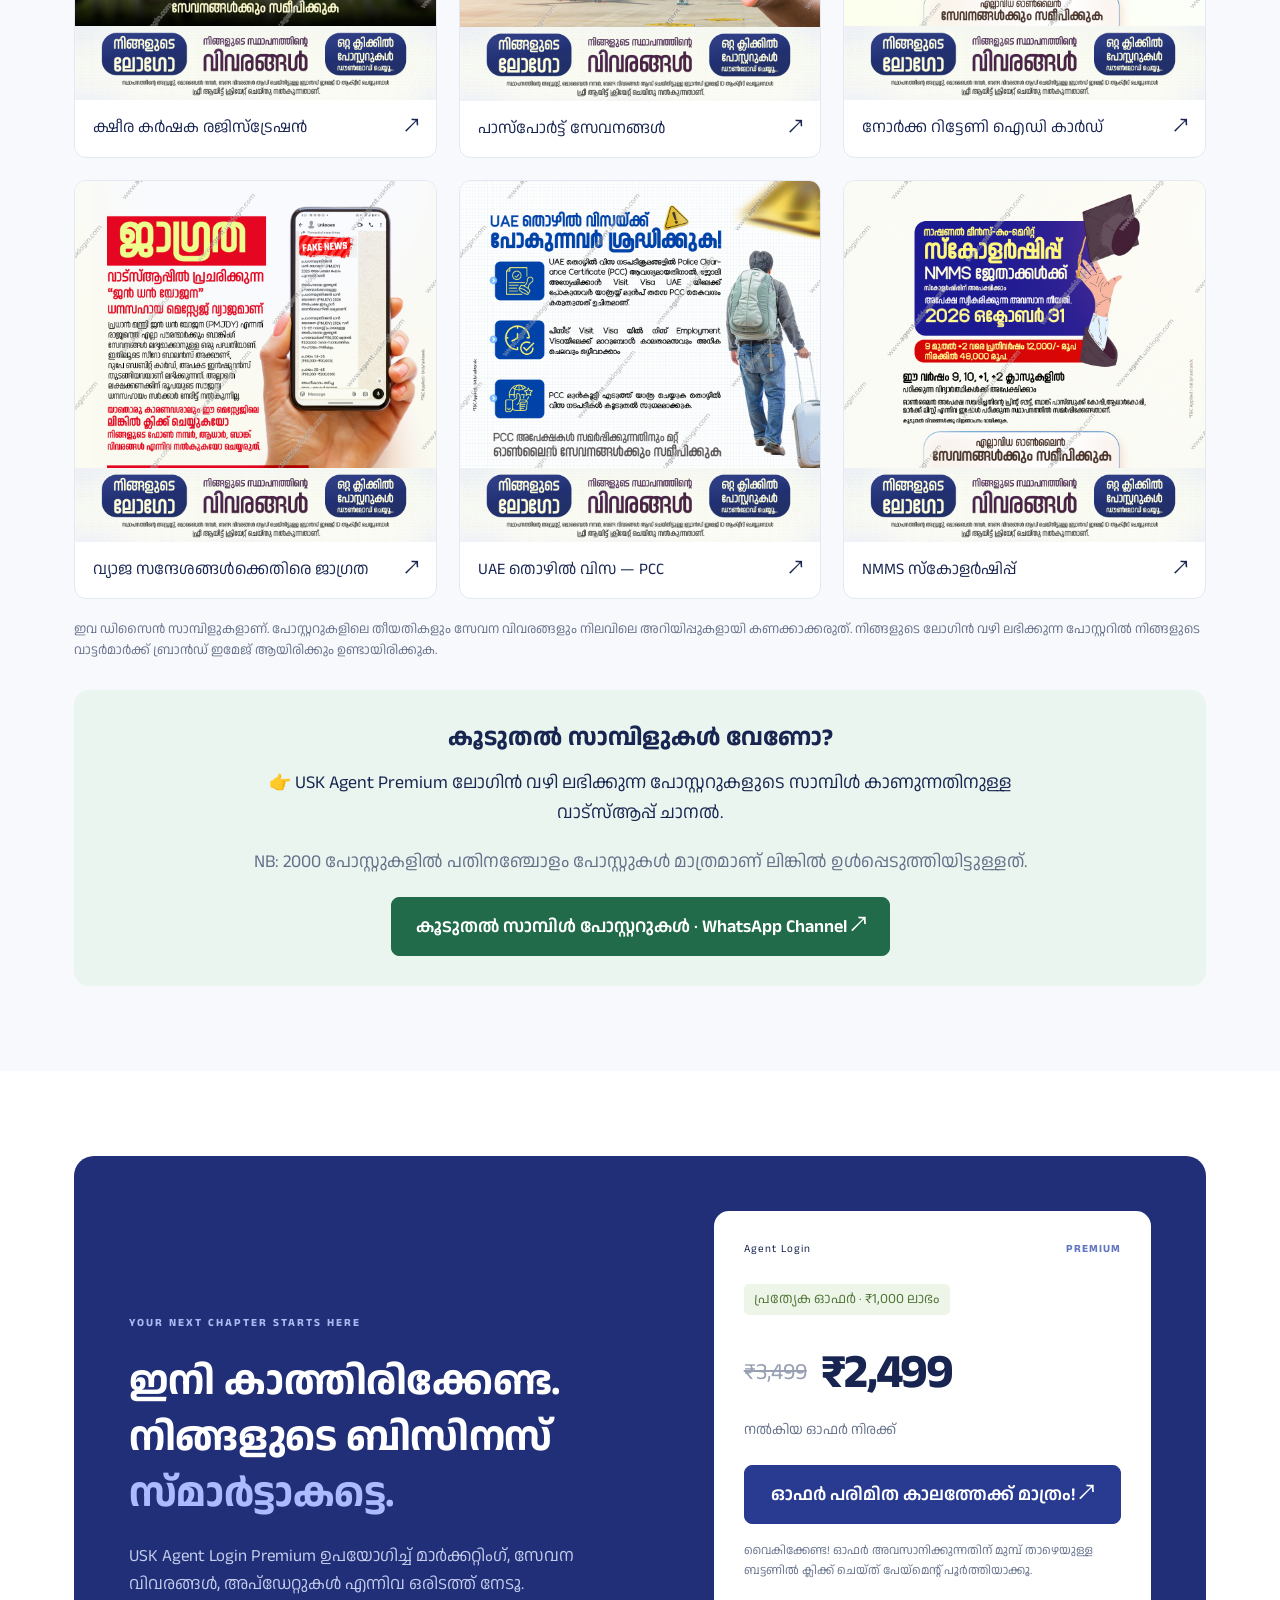
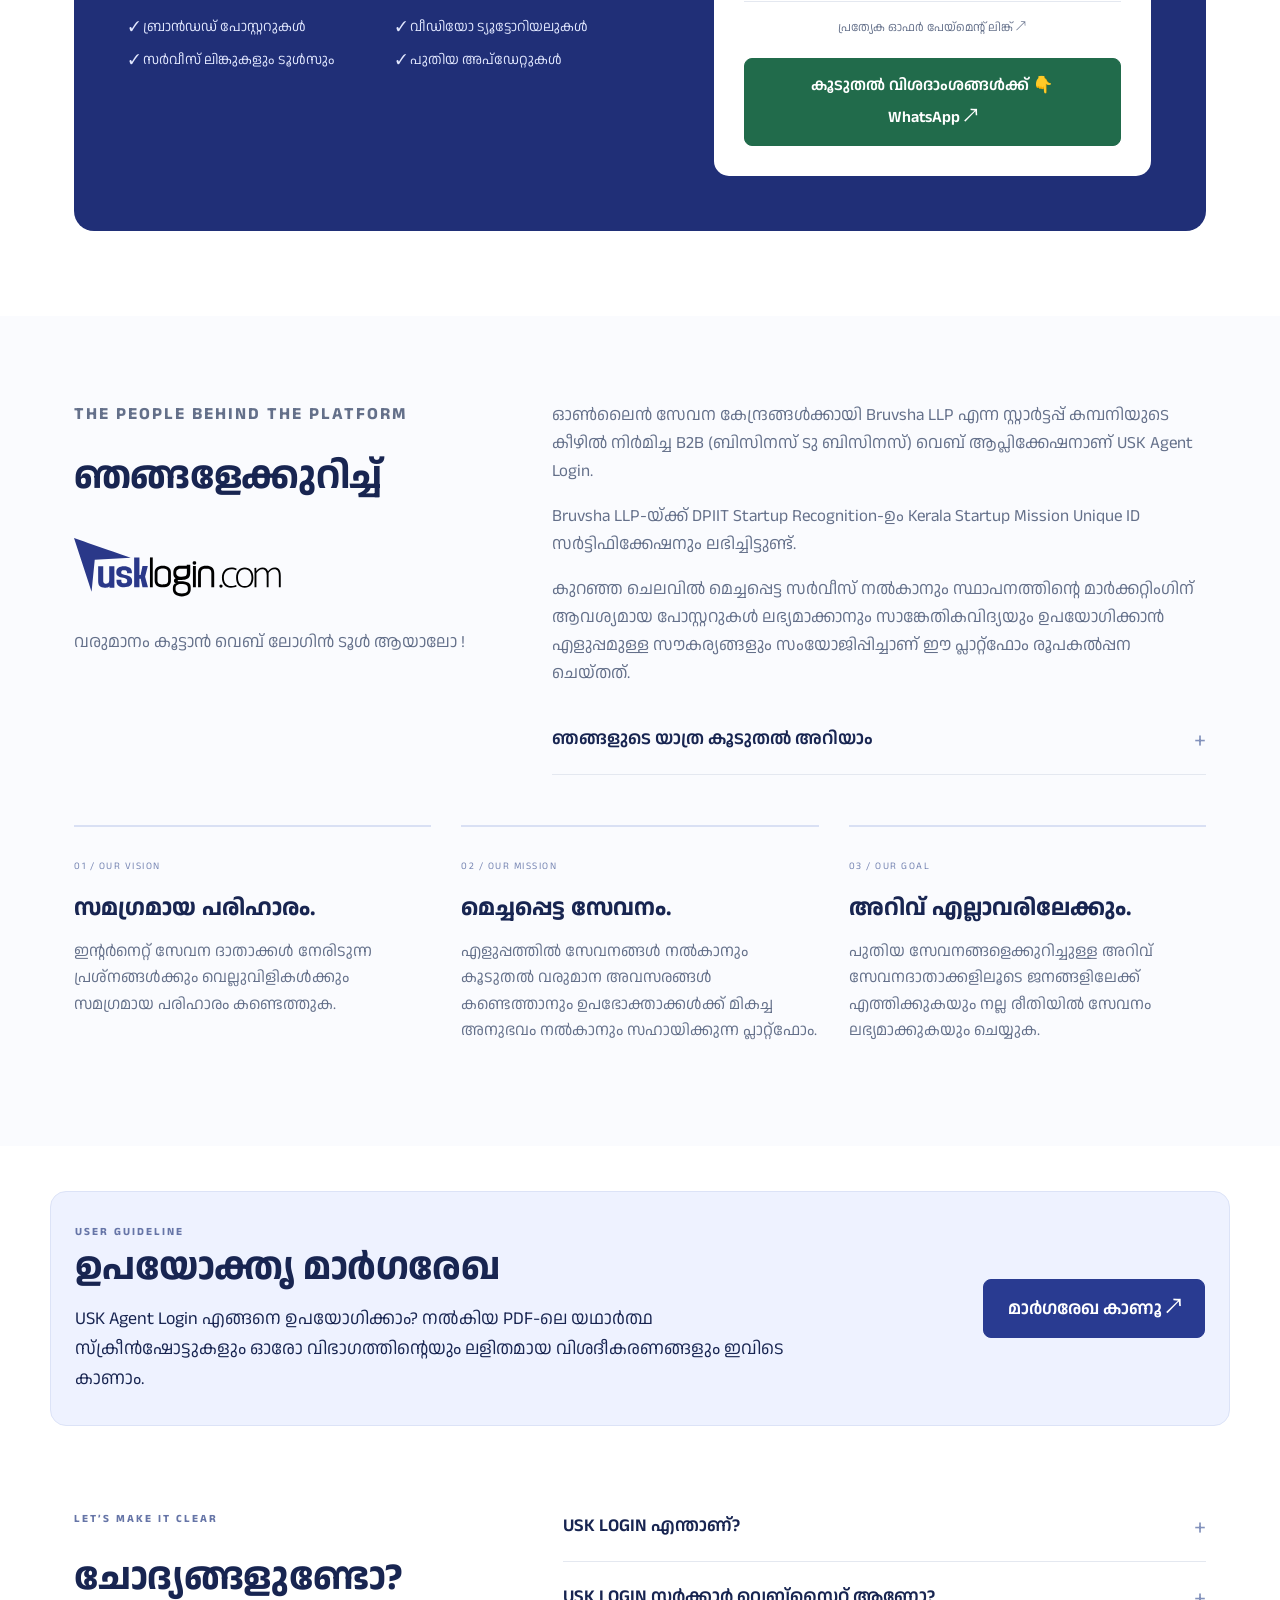
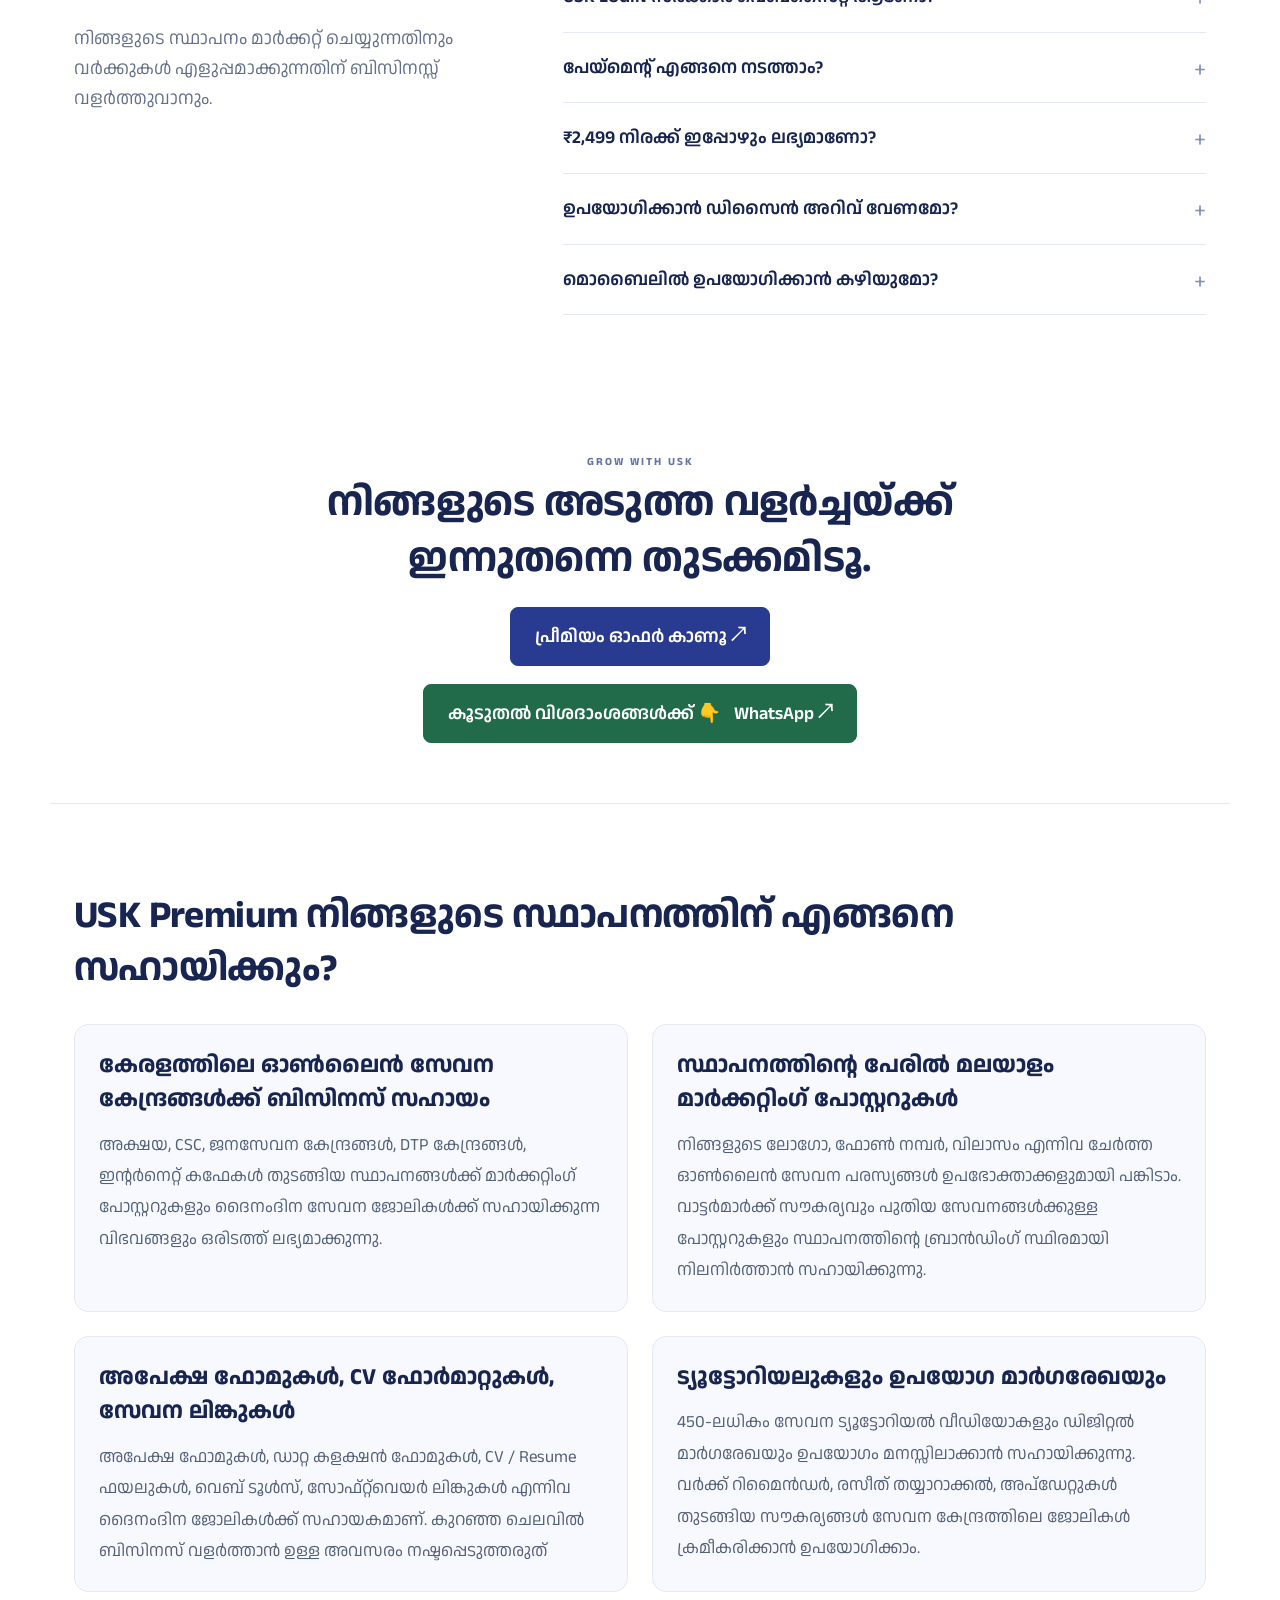
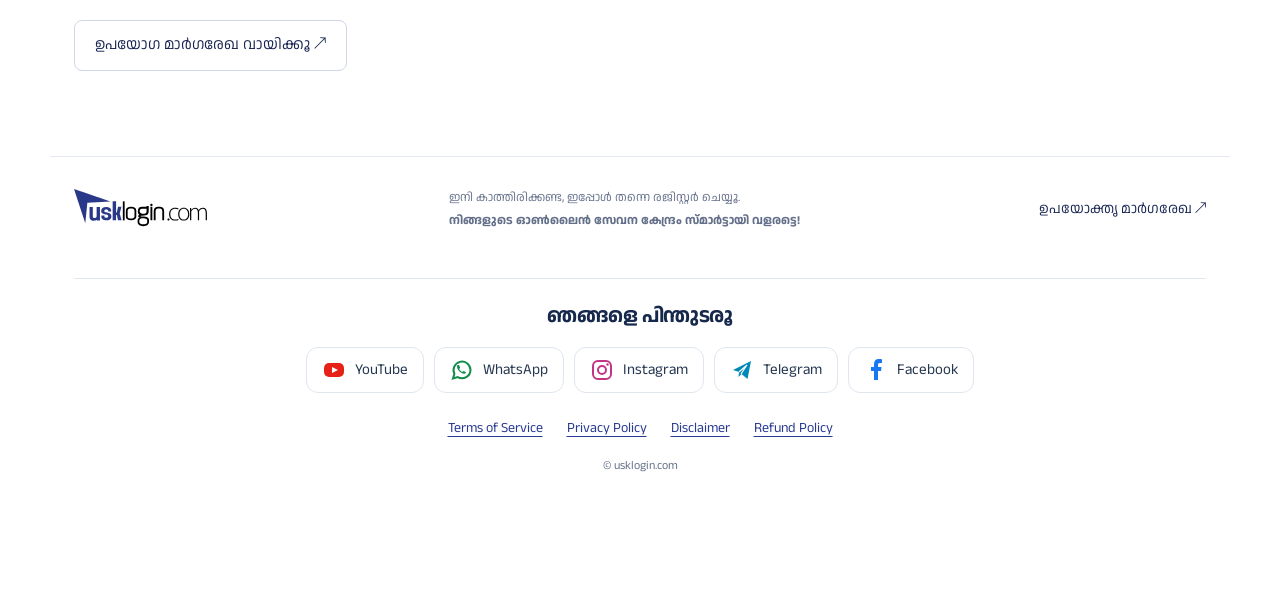
<file: templates/web/home/index.html>
<!DOCTYPE html><html lang="ml"><head><meta charset="utf-8"><meta name="viewport" content="width=device-width,initial-scale=1"><title>USK Agent Login | മലയാളം പോസ്റ്ററുകൾ, ഓൺലൈൻ സേവന കേന്ദ്രം ടൂൾസ്</title><meta name="description" content="ഓൺലൈൻ സേവന കേന്ദ്രങ്ങൾക്ക് USK Agent Login: 2,000+ ബ്രാൻഡഡ് പോസ്റ്ററുകൾ, 850+ സേവനങ്ങൾ, 450+ ട്യൂട്ടോറിയലുകൾ, അപേക്ഷ ഫോമുകൾ, CV ഫോർമാറ്റുകൾ, ടൂൾസ്."><link rel="icon" type="image/svg+xml" href="assets/images/favicon.svg?v=2"><link href="assets/css/fonts.css" rel="stylesheet"><link rel="stylesheet" href="assets/css/style.css">
<meta name="keywords" content="USK Login, USK Agent Login, USK Premium, Kerala online service centre software, Malayalam poster maker, branded service posters, Akshaya centre marketing tools, CSC centre poster software, Janasevana Kendram software, online service updates, application form download, data collection forms, CV resume templates, service tutorial videos, service links, online tools, business branding, Bruvsha LLP, ഓൺലൈൻ സേവന കേന്ദ്രം, ജനസേവന കേന്ദ്രം, മലയാളം മാർക്കറ്റിംഗ് പോസ്റ്ററുകൾ, സേവന പോസ്റ്ററുകൾ, അപേക്ഷ ഫോമുകൾ, വീഡിയോ ട്യൂട്ടോറിയലുകൾ">
<meta name="robots" content="index, follow, max-image-preview:large">
<meta name="author" content="Bruvsha LLP">
<meta name="theme-color" content="#293b91">
<meta property="og:type" content="website">
<meta property="og:site_name" content="USK Agent Login Premium">
<meta property="og:locale" content="ml_IN">
<meta property="og:title" content="USK Login | One click poster downloading tool | Kerala online services poster">
<meta property="og:description" content="ഓൺലൈൻ സേവന കേന്ദ്രങ്ങൾക്ക് USK Agent Login: 2,000+ ബ്രാൻഡഡ് പോസ്റ്ററുകൾ, 850+ സേവനങ്ങൾ, 450+ ട്യൂട്ടോറിയലുകൾ, അപേക്ഷ ഫോമുകൾ, CV ഫോർമാറ്റുകൾ, ടൂൾസ്.">
<meta name="twitter:card" content="summary">
<meta name="twitter:title" content="USK Login | One click poster downloading tool | Kerala online services poster">
<meta name="twitter:description" content="ഓൺലൈൻ സേവന കേന്ദ്രങ്ങൾക്ക് USK Agent Login: 2,000+ ബ്രാൻഡഡ് പോസ്റ്ററുകൾ, 850+ സേവനങ്ങൾ, 450+ ട്യൂട്ടോറിയലുകൾ, അപേക്ഷ ഫോമുകൾ, CV ഫോർമാറ്റുകൾ, ടൂൾസ്.">
<script type="application/ld+json">{"@context": "https://schema.org", "@type": "SoftwareApplication", "name": "USK Agent Login Premium", "applicationCategory": "BusinessApplication", "operatingSystem": "Web browser", "inLanguage": "ml", "description": "ഓൺലൈൻ സേവന കേന്ദ്രങ്ങൾക്കായി USK Agent Login Premium: ബ്രാൻഡഡ് പോസ്റ്ററുകൾ, സേവന ലിങ്കുകൾ, ഫോമുകൾ, CV ഫോർമാറ്റുകൾ, മലയാളം വീഡിയോ ട്യൂട്ടോറിയലുകൾ.", "publisher": {"@type": "Organization", "name": "Bruvsha LLP"}}</script>
<link rel="alternate" hreflang="ml" href="index.html"><link rel="alternate" hreflang="en" href="english.html"><link rel="alternate" hreflang="x-default" href="index.html"><link rel="stylesheet" href="assets/css/review-popup.css"><link rel="stylesheet" href="assets/css/policies.css"><link rel="stylesheet" href="assets/css/mobile.css"><link rel="stylesheet" href="assets/css/contact-floats.css">
<link rel="stylesheet" href="assets/css/final-refinements.css?v=1"></head><body class="has-contact-floats has-sticky-offer"><a class="skip-link" href="#main-content">ഉള്ളടക്കത്തിലേക്ക് പോകൂ</a>
<div class="announcement">നിങ്ങളുടെ വളർച്ചയ്ക്കൊരു സ്മാർട്ട് തുടക്കം <span>PREMIUM OFFER · ₹1,000 OFF</span><a href="#pricing">ഓഫർ കാണൂ ↗</a></div>
<header class="sales-header"><a href="#" aria-label="USK Login home"><img src="assets/images/logo.svg" alt="USK Agent Login" class="logo"></a><nav aria-label="Main navigation"><a href="#benefits">സവിശേഷതകൾ</a><a href="#videos">വീഡിയോ</a><a href="#about">ഞങ്ങളേക്കുറിച്ച്</a><a href="guideline.html">മാർഗരേഖ</a></nav><div class="language-control"><label for="site-language">ഭാഷ</label><select id="site-language" aria-label="ഭാഷ"><option value="ml" selected lang="ml">മലയാളം</option><option value="en" lang="en">English</option></select><noscript><a href="index.html" lang="ml">മലയാളം</a> / <a href="english.html" lang="en">English</a></noscript></div><button class="button small" data-offer>ഓഫർ നേടൂ <span>↗</span></button></header>
<main id="main-content"><section class="hero wrap"><div class="hero-copy"><div class="eyebrow"><span class="dot"></span> YOUR BUSINESS. THE NEXT LEVEL.</div><h1>നിങ്ങളുടെ സേവന കേന്ദ്രം.<br><span>ഇനി അടുത്ത<br>ഘട്ടത്തിലേക്ക്.</span></h1><p class="lead">നിങ്ങൾ ഒരു ഓൺലൈൻ സേവന കേന്ദ്രം സംരംഭകൻ ആണോ? ബിസിനസ് വളരുന്നത് നേരിട്ട് ആസ്വദിക്കൂ.</p><p class="muted">മാർക്കറ്റിംഗ് പോസ്റ്ററുകൾ മുതൽ സേവന വിവരങ്ങൾ വരെ — നിങ്ങളുടെ സ്ഥാപനത്തിന് ആവശ്യമായ സഹായങ്ങൾ ഒരൊറ്റ ലോഗിനിൽ.</p><div class="actions"><button class="button" data-offer>പ്രീമിയം സ്വന്തമാക്കൂ <span>↗</span></button><a class="watch" href="#videos"><b>▶</b> എങ്ങനെ പ്രവർത്തിക്കുന്നു?</a></div><div class="micro"><span>✓ മൊബൈൽ & PC ഫ്രണ്ട്ലി</span><span>✓ ഡിസൈൻ അറിവ് ആവശ്യമില്ല</span></div></div><div class="hero-art"><div class="orbit"></div><div class="floating top"><span class="mini-icon">✦</span><div><strong>നിങ്ങളുടെ ബ്രാൻഡ്.</strong><small>ഓരോ പോസ്റ്ററിലും.</small></div></div><img src="assets/images/illustration.svg" class="illustration" alt="USK ഓൺലൈൻ സേവനങ്ങളുടെ ചിത്രം"><div class="floating bottom"><span class="mini-icon green">↗</span><div><strong>സ്മാർട്ടായി മാർക്കറ്റ് ചെയ്യാം</strong><small>കൂടുതൽ സാധ്യതകളിലേക്ക്</small></div><span class="check">✓</span></div><div class="art-label">BUILT FOR SERVICE CENTRE ENTREPRENEURS</div></div></section>
<section class="stats wrap" aria-label="Premium highlights"><div><strong>850<span>+</span></strong><p>ഓൺലൈൻ സേവനങ്ങൾ</p></div><div><strong>2,000<span>+</span></strong><p>സേവന പോസ്റ്ററുകൾ</p></div><div><strong>450<span>+</span></strong><p>ട്യൂട്ടോറിയൽ വീഡിയോകൾ</p></div><div><strong>30<span>+</span></strong><p>CV / Resume ഫോർമാറ്റുകൾ</p></div><div><strong>100<span>+</span></strong><p>ഫോമുകൾ</p></div><div><strong>25<span>+</span></strong><p>ഡാറ്റ കളക്ഷൻ ഫോമുകൾ</p></div><div><strong>50<span>+</span></strong><p>ടൂൾസുകൾ / സോഫ്റ്റ്‌വെയറുകൾ</p></div><div><strong>20<span>+</span></strong><p>ഫീച്ചേഴ്സ്</p></div></section>
<section class="audience wrap"><p class="eyebrow">MADE FOR YOUR BUSINESS</p><h2>നിങ്ങളുടെ സ്ഥാപനത്തിനൊരു<br>ഡിജിറ്റൽ സഹായി.</h2><div class="chips" id="audiences"><span>അക്ഷയ കേന്ദ്രം</span><span>ഫോട്ടോസ്റ്റാറ്റ് / DTP കേന്ദ്രം</span><span>CSC കേന്ദ്രം</span><span>ട്രാവൽസ്</span><span>ജനസേവന കേന്ദ്രങ്ങൾ</span><span>ഇന്റർനെറ്റ് കഫേ</span><span>ആർടിഒ സർവീസ് ദാതാക്കൾ</span><span>വാർഡ് സേവാ കേന്ദ്രങ്ങൾ</span><span>മറ്റ് ഓൺലൈൻ സേവന കേന്ദ്രങ്ങൾ</span></div></section>
<section class="features section" id="benefits"><div class="wrap"><div class="section-heading"><div><p class="eyebrow">ONE LOGIN. MORE POSSIBILITIES.</p><h2>സേവനം എളുപ്പമാക്കാം.<br><span>ബിസിനസ് വളർത്താം.</span></h2></div><p>പ്രതിദിന ജോലികൾക്കും സ്ഥിരമായ മാർക്കറ്റിംഗിനും ആവശ്യമായ സൗകര്യങ്ങൾ ഒരിടത്ത്.</p></div><div class="feature-spotlight"><div><div class="tag">MARKETING MADE SIMPLE</div><h3>നിങ്ങളുടെ സ്ഥാപനത്തിന്റെ<br>പേരിൽ പരസ്യങ്ങൾ.</h3><p>2000+ ഓൺലൈൻ സേവനങ്ങളുടെ പരസ്യ പോസ്റ്ററുകൾ. നിങ്ങളുടെ ലോഗോ, മൊബൈൽ നമ്പർ, വിലാസം എന്നിവയോടൊപ്പം ഡൗൺലോഡ് ചെയ്ത് പങ്കുവെക്കാം.</p><ul class="ticks"><li>സ്ഥാപന വിവരങ്ങളടങ്ങിയ പോസ്റ്ററുകൾ
</li><li>നിങ്ങളുടെ വാട്ടർമാർക്ക് ചേർക്കാനുള്ള ഓപ്ഷൻ</li><li>പുതിയ സേവനങ്ങൾക്കുള്ള പരസ്യ പോസ്റ്ററുകൾ</li><li>ഏറ്റവും കുറഞ്ഞ വിലയിൽ ലോഗിൻ</li><li>ഡിസൈൻ അറിവ് ആവശ്യമില്ല</li><li>മൊബൈലിലും കംപ്യൂട്ടറിലും ഉപയോഗിക്കാം</li><li>വരുമാനം കൂട്ടാൻ 20+ ഫീച്ചറുകൾ </li></ul><button class="text-button" data-offer>എന്റെ ബിസിനസിനും വേണം ↗</button></div><div class="poster-stack"><div class="poster back"></div><div class="poster"><div class="poster-label">YOUR BRAND · YOUR BUSINESS</div><div class="poster-symbol">↗</div><h4>നിങ്ങളുടെ സേവനങ്ങൾ<br>കൂടുതൽ ആളുകളിലേക്ക്.</h4><div class="poster-rule"></div><p>സേവന അറിയിപ്പുകൾ • മാർക്കറ്റിംഗ് • ബ്രാൻഡിംഗ്</p><div class="poster-footer"><span>നിങ്ങളുടെ ലോഗോ</span><div>നിങ്ങളുടെ സ്ഥാപനത്തിന്റെ പേര്<small>മൊബൈൽ നമ്പർ · വിലാസം</small></div></div></div><small class="sample">ബ്രാൻഡിംഗ് മാതൃക — യഥാർത്ഥ പോസ്റ്റർ അല്ല</small></div></div><div class="feature-grid" id="feature-grid"><article class="feature-card"><span class="feature-icon" aria-hidden="true">↗</span><div><h3>നിങ്ങളുടെ മാർക്കറ്റിംഗ് വർദ്ധിപ്പിക്കാം</h3><p>സ്ഥാപനത്തിന്റെ സേവനങ്ങൾ പരിചയപ്പെടുത്താനും നിങ്ങളുടെ ബ്രാൻഡ് വളർത്താനും സ്ഥിരമായി പോസ്റ്ററുകൾ ഉപയോഗിക്കാം.</p></div></article><article class="feature-card"><span class="feature-icon" aria-hidden="true">✦</span><div><h3>എളുപ്പത്തിൽ ഉപയോഗിക്കാം</h3><p>പ്രത്യേക ഡിസൈൻ അറിവില്ലാതെ ലളിതമായും വേഗത്തിലും ഉപയോഗിക്കാം. കുറഞ്ഞ ചെലവിൽ പോസ്റ്ററുകൾ ലഭ്യമാക്കാം.</p></div></article><article class="feature-card"><span class="feature-icon" aria-hidden="true">▣</span><div><h3>മൊബൈൽ / PC ഫ്രണ്ട്ലി</h3><p>മൊബൈലിലും കമ്പ്യൂട്ടറിലും ഉപയോഗിക്കാൻ രൂപകൽപ്പന ചെയ്ത വെബ് ആപ്പ്.</p></div></article><article class="feature-card"><span class="feature-icon" aria-hidden="true">≡</span><div><h3>സേവന വിവരങ്ങളും ലിങ്കുകളും</h3><p>പുതിയ സേവനങ്ങളുടെ വിവരങ്ങളും ബന്ധപ്പെട്ട സർവീസ് ലിങ്കുകളും ഒരിടത്ത് ലഭ്യമാകുന്നു.</p></div></article><article class="feature-card"><span class="feature-icon" aria-hidden="true">▤</span><div><h3>രസീത് പതിപ്പ്</h3><p>ഉപഭോക്താക്കൾക്ക് നൽകിയ സേവനത്തിന്റെ പണമടച്ച രസീത് സൃഷ്ടിച്ചു നൽകാനുള്ള സംവിധാനം.</p></div></article><article class="feature-card"><span class="feature-icon" aria-hidden="true">↓</span><div><h3>അപേക്ഷ ഫോമുകൾ</h3><p>സേവനങ്ങൾ ചെയ്യുന്നതിനാവശ്യമായ അപേക്ഷ ഫോമുകളും മറ്റു ഫോമുകളും ഡൗൺലോഡ് ചെയ്യാം.</p></div></article><article class="feature-card"><span class="feature-icon" aria-hidden="true">◉</span><div><h3>വാട്ട്സ്ആപ്പ് അപ്ഡേറ്റ്</h3><p>ഓൺലൈൻ സേവനങ്ങളുടെ പുതിയ അപ്ഡേറ്റുകൾ ലഭിക്കുന്ന വാട്ട്സ്ആപ്പ് ഗ്രൂപ്പിലേക്കുള്ള പ്രവേശനം.</p></div></article><article class="feature-card"><span class="feature-icon" aria-hidden="true">▧</span><div><h3>CV / Resume ഫയലുകൾ</h3><p>യോഗ്യതകളും പ്രവൃത്തി പരിചയവും ഉൾപ്പെടുത്തി CV / Resume തയ്യാറാക്കാനുള്ള ഡോക്യുമെന്റ് ഫോർമാറ്റുകൾ.</p></div></article><article class="feature-card"><span class="feature-icon" aria-hidden="true">◇</span><div><h3>ബാക്ക് ഓഫീസ് സേവനങ്ങൾ</h3><p>ബിസിനസ് സേവനങ്ങൾ, വെബ്സൈറ്റ് ഡിസൈൻ തുടങ്ങിയ അധിക സേവനങ്ങൾക്ക് ബാക്ക് ഓഫീസിന്റെ സഹായം.</p></div></article><article class="feature-card"><span class="feature-icon" aria-hidden="true">⌘</span><div><h3>വെബ് ടൂൾസ്</h3><p>ഓൺലൈൻ സേവനങ്ങൾ കൂടുതൽ എളുപ്പമാക്കുന്ന വിവിധ ഓൺലൈൻ ടൂളുകളിലേക്കുള്ള ആക്സസ്.</p></div></article><article class="feature-card"><span class="feature-icon" aria-hidden="true">▷</span><div><h3>450+ വീഡിയോ ട്യൂട്ടോറിയലുകൾ</h3><p>വിവിധ സേവനങ്ങൾ മനസ്സിലാക്കാനും ചെയ്യാനും സഹായിക്കുന്ന ട്യൂട്ടോറിയൽ വീഡിയോകൾ.</p></div></article><article class="feature-card"><span class="feature-icon" aria-hidden="true">⇩</span><div><h3>സോഫ്റ്റ്‌വെയർ ലിങ്കുകൾ</h3><p>ഓൺലൈൻ സേവനങ്ങളുമായി ബന്ധപ്പെട്ട ജോലികൾക്ക് ആവശ്യമായ സോഫ്റ്റ്‌വെയറുകളുടെ ഡൗൺലോഡ് ലിങ്കുകൾ.</p></div></article><article class="feature-card"><span class="feature-icon" aria-hidden="true">✓</span><div><h3>വർക്ക് റിമൈൻഡർ</h3><p>പെൻഡിങ് ജോലികൾ കുറിച്ചുവയ്ക്കാനും പൂർത്തിയാക്കിയ ശേഷം ഒഴിവാക്കാനുമുള്ള സൗകര്യം.</p></div></article><article class="feature-card"><span class="feature-icon" aria-hidden="true">▥</span><div><h3>മാർഗരേഖ പുസ്തകം</h3><p>വെബ് ആപ്പ് ഉപയോഗിക്കുന്നത് മനസ്സിലാക്കാൻ നിർദ്ദേശങ്ങളടങ്ങിയ USK ഡിജിറ്റൽ ഗൈഡ്.</p></div></article><article class="feature-card"><span class="feature-icon" aria-hidden="true">+</span><div><h3>പോസ്റ്റർ അഭ്യർത്ഥിക്കാം</h3><p>നിലവിൽ ലഭ്യമല്ലാത്ത ഓൺലൈൻ സേവനങ്ങളുടെ പോസ്റ്ററുകൾ ഉൾപ്പെടുത്താൻ അഭ്യർത്ഥിക്കാം.</p></div></article><article class="feature-card"><span class="feature-icon" aria-hidden="true">↻</span><div><h3>സോഫ്റ്റ്‌വെയർ അപ്ഡേറ്റുകൾ</h3><p>പുതിയ സൗകര്യങ്ങൾ അവതരിപ്പിക്കാനും ബഗുകൾ പരിഹരിക്കാനും വെബ് ലോഗിൻ മെച്ചപ്പെടുത്താനുമുള്ള അപ്ഡേറ്റുകൾ.</p></div></article><article class="feature-card"><span class="feature-icon" aria-hidden="true">✧</span><div><h3>ഏജന്റ് അസോസിയേഷൻ സർട്ടിഫിക്കറ്റ്</h3><p>പോസ്റ്ററുകൾ ഉപയോഗിക്കുന്നതിനുള്ള USK Login ഏജന്റ് അസോസിയേഷൻ സർട്ടിഫിക്കറ്റ് ഡൗൺലോഡ് ചെയ്യാം.</p></div></article><article class="feature-card"><span class="feature-icon" aria-hidden="true">◎</span><div><h3>നിങ്ങളുടെ ബ്രാൻഡിംഗ്</h3><p>പോസ്റ്ററുകളിൽ സ്ഥാപനത്തിന്റെ ലോഗോ, മൊബൈൽ നമ്പർ, വിലാസം, വാട്ടർമാർക്ക് എന്നിവ ഉൾപ്പെടുത്താം.</p></div></article></div></div></section>
<section class="section wrap value"><div><p class="eyebrow">MORE VALUE. EVERY DAY.</p><h2>ചെറിയൊരു നിക്ഷേപം.<br>പുതിയ സാധ്യതകൾ.</h2><p class="muted">സ്ഥിരമായ മാർക്കറ്റിംഗ് നിങ്ങളുടെ സ്ഥാപനത്തെ ഉപഭോക്താക്കളുടെ ഓർമ്മയിൽ നിലനിർത്താൻ സഹായിക്കുന്നു. സേവന ലിങ്കുകളും ടൂൾസുകളും തിരയുന്ന സമയവും ലാഭിക്കാം.</p><div class="value-note">ഒരു സ്റ്റാഫിനെപ്പോലെ, നിങ്ങളുടെ സ്ഥാപനത്തിന്റെ മാർക്കറ്റിംഗിന് ഒരു ഡിജിറ്റൽ സഹായി.</div></div><div class="value-list"><article><span>01</span><div><h3>ഡിസൈൻ ചെലവിൽ ലാഭം</h3><p>2,000+ പോസ്റ്ററുകൾ; ഇതിൽ 500+ പൊതുസേവന പോസ്റ്ററുകൾ ലോഗിൻ ചെയ്യുമ്പോൾ തന്നെ ലഭ്യമാകുന്നു.</p></div></article><article><span>02</span><div><h3>അധിക സേവനങ്ങൾക്ക് അവസരം</h3><p>കൂടുതൽ സേവനങ്ങൾ മാർക്കറ്റ് ചെയ്ത് ബിസിനസ് കണ്ടെത്താൻ സഹായിക്കുന്നു.</p></div></article><article><span>03</span><div><h3>സമയവും പരിശ്രമവും ലാഭിക്കാം</h3><p>സേവന വിവരങ്ങൾ, ഫോമുകൾ, ട്യൂട്ടോറിയലുകൾ, ടൂൾസ് — എല്ലാം ഒരിടത്ത്.</p></div></article></div><div class="calculator"><div><p class="eyebrow">നിങ്ങളുടെ സാധ്യത കണക്കാക്കൂ</p><h3>ദിവസേന അധിക ബിസിനസ്: <output id="daily-value">₹100</output></h3><input id="daily" type="range" min="0" max="500" step="10" value="100" aria-label="ദിവസേന അധിക ബിസിനസ് തുക"><div class="range-labels"><span>₹0</span><span>₹500</span></div></div><div class="calc-result"><small>30 ദിവസത്തെ അധിക ബിസിനസ്</small><strong id="monthly">₹3,000</strong><small>ഉദാഹരണ കണക്കാണ്; ചെലവുകൾ കുറച്ച ലാഭമോ ഉറപ്പുള്ള വരുമാനമോ അല്ല.</small></div></div></section>
<section class="section videos" id="videos"><div class="wrap"><div class="section-heading"><div><p class="eyebrow">WATCH. UNDERSTAND. GET STARTED.</p><h2>ഈ വീഡിയോ കണ്ടു<br>മനസ്സിലാക്കാം.</h2></div><a class="outline" href="https://www.youtube.com/playlist?list=PL05B7JvM8Xt4mNsRYE3aGVjFIPlmkET22" target="_blank" rel="noopener">ഇനി കച്ചവടം എളുപ്പമാക്കാം...  ↗</a></div><div class="video-grid" id="video-grid"><a class="video" href="https://www.youtube.com/watch?v=PxXjZXmK2Go" target="_blank" rel="noopener"><div class="video-thumb"><img src="assets/images/kerala-online-services-usk-login-video.png" alt="" loading="lazy"><span class="play" aria-hidden="true">▶</span></div><h3>ഒരു മിനിറ്റിൽ പ്രീമിയം ഉപയോഗങ്ങൾ</h3><small>വീഡിയോ കാണൂ ▶</small></a><a class="video" href="https://www.youtube.com/watch?v=p7UTs4PIgi0" target="_blank" rel="noopener"><div class="video-thumb"><img src="assets/images/kerala-online-services-usk-login-video.png" alt="" loading="lazy"><span class="play" aria-hidden="true">▶</span></div><h3>സബ്സ്ക്രിപ്ഷൻ: മലയാളം കാർട്ടൂൺ വീഡിയോ</h3><small>വീഡിയോ കാണൂ ▶</small></a><a class="video" href="https://www.youtube.com/watch?v=xSWtBkuOGiA" target="_blank" rel="noopener"><div class="video-thumb"><img src="assets/images/kerala-online-services-usk-login-video.png" alt="" loading="lazy"><span class="play" aria-hidden="true">▶</span></div><h3>ജനസേവന കേന്ദ്രങ്ങൾക്കൊരു മുതൽക്കൂട്ട്</h3><small>വീഡിയോ കാണൂ ▶</small></a><a class="video" href="https://www.youtube.com/watch?v=BtCsoalx4s8" target="_blank" rel="noopener"><div class="video-thumb"><img src="assets/images/kerala-online-services-usk-login-video.png" alt="" loading="lazy"><span class="play" aria-hidden="true">▶</span></div><h3>ഒരൊറ്റ വെബ്സൈറ്റിൽ കൂടുതൽ സാധ്യതകൾ</h3><small>വീഡിയോ കാണൂ ▶</small></a><a class="video" href="https://www.youtube.com/watch?v=fq_L0yVH2go" target="_blank" rel="noopener"><div class="video-thumb"><img src="assets/images/kerala-online-services-usk-login-video.png" alt="" loading="lazy"><span class="play" aria-hidden="true">▶</span></div><h3>ലോഗിനെ കുറിച്ച് വിവരിക്കുന്ന വീഡിയോ.</h3><small>വീഡിയോ കാണൂ ▶</small></a><a class="video" href="https://www.youtube.com/watch?v=w28qKFq0C_0" target="_blank" rel="noopener"><div class="video-thumb"><img src="assets/images/kerala-online-services-usk-login-video.png" alt="" loading="lazy"><span class="play" aria-hidden="true">▶</span></div><h3>സർവീസ് സെന്റർ ബിസിനസ് സ്മാർട്ടായി വളരട്ടെ</h3><small>വീഡിയോ കാണൂ ▶</small></a></div></div></section>

<section class="section wrap" id="voice-reviews"><div class="section-heading"><div><p class="eyebrow">REAL VOICES. REAL EXPERIENCES.</p><h2>ഉപയോക്താക്കളുടെ<br>അനുഭവങ്ങൾ കേൾക്കാം.</h2></div><p>ഞങ്ങളുടെ ഉപയോക്താക്കൾ അവരുടെ അഭിപ്രായങ്ങളും അനുഭവങ്ങളും പങ്കിടുന്നു. താഴെയുള്ള പ്ലേ ബട്ടൺ അമർത്തി കേൾക്കൂ.</p></div><div class="voice-grid"><article class="voice-card"><div class="voice-avatar" aria-hidden="true">♫</div><h3>Bijesh</h3><p>USK Agent Login · Customer voice review</p><audio controls preload="none" aria-label="Bijesh customer review"><source src="assets/audio/bijesh.mp3" type="audio/mpeg">നിങ്ങളുടെ ബ്രൗസർ ഓഡിയോ പ്ലേ ചെയ്യുന്നത് പിന്തുണയ്ക്കുന്നില്ല.</audio><a class="audio-download" href="assets/audio/bijesh.mp3" download>ഓഡിയോ ഡൗൺലോഡ് ചെയ്യൂ ↓</a></article><article class="voice-card"><div class="voice-avatar" aria-hidden="true">♫</div><h3>Frenil Fransis</h3><p>USK Agent Login · Customer voice review</p><audio controls preload="none" aria-label="Frenil Fransis customer review"><source src="assets/audio/frenil-fransis.mp3" type="audio/mpeg">നിങ്ങളുടെ ബ്രൗസർ ഓഡിയോ പ്ലേ ചെയ്യുന്നത് പിന്തുണയ്ക്കുന്നില്ല.</audio><a class="audio-download" href="assets/audio/frenil-fransis.mp3" download>ഓഡിയോ ഡൗൺലോഡ് ചെയ്യൂ ↓</a></article><article class="voice-card"><div class="voice-avatar" aria-hidden="true">♫</div><h3>Nevin Thomas · Thrissur</h3><p>USK Agent Login · Customer voice review</p><audio controls preload="none" aria-label="Nevin Thomas · Thrissur customer review"><source src="assets/audio/nevin-thomas.mp3" type="audio/mpeg">നിങ്ങളുടെ ബ്രൗസർ ഓഡിയോ പ്ലേ ചെയ്യുന്നത് പിന്തുണയ്ക്കുന്നില്ല.</audio><a class="audio-download" href="assets/audio/nevin-thomas.mp3" download>ഓഡിയോ ഡൗൺലോഡ് ചെയ്യൂ ↓</a></article></div><div class="media-callout"><p>🔊 ഞങ്ങളുടെ ഉപയോക്താക്കൾ അവരുടെ അഭിപ്രായങ്ങളും അനുഭവങ്ങളും പങ്കിടുന്ന കൂടുതൽ വോയ്‌സുകൾ താഴെയുള്ള യൂട്യൂബ് ലിങ്കിൽ ലഭ്യമാണ്. 🤝</p><a class="button" href="https://www.youtube.com/playlist?list=PL05B7JvM8Xt4mNsRYE3aGVjFIPlmkET22" target="_blank" rel="noopener">കൂടുതൽ റിവ്യൂകൾ · USK Agent Login – User Reviews ↗</a></div></section>
<section class="section poster-section" id="poster-samples"><div class="wrap"><div class="section-heading"><div><p class="eyebrow">A LOOK AT YOUR NEXT POST</p><h2>സാമ്പിൾ പോസ്റ്ററുകൾ കണ്ടുനോക്കൂ.<br>ലോഗിനിലൂടെ 2000 + പോസ്റ്ററുകൾ !!</h2></div><p>നിങ്ങളുടെ സ്ഥാപനത്തിന്റെ മാർക്കറ്റിംഗിനുള്ള സാധ്യതകൾ കാണാം. പോസ്റ്ററിൽ ക്ലിക്ക് ചെയ്താൽ വലുതായി കാണാം.</p></div><div class="poster-gallery"><button class="poster-tile" data-poster="assets/images/poster-sample-01.png" data-title="നോർക്ക റിട്ടേണി ഐഡി കാർഡ് അപേക്ഷ"><img src="assets/images/poster-sample-01.png" alt="നോർക്ക റിട്ടേണി ഐഡി കാർഡ് അപേക്ഷ — USK marketing poster sample" loading="lazy"><span>നോർക്ക റിട്ടേണി ഐഡി കാർഡ് അപേക്ഷ <b>↗</b></span></button><button class="poster-tile" data-poster="assets/images/poster-sample-02.png" data-title="മോട്ടോർ തൊഴിലാളി ക്ഷേമനിധി സേവനങ്ങൾ"><img src="assets/images/poster-sample-02.png" alt="മോട്ടോർ തൊഴിലാളി ക്ഷേമനിധി സേവനങ്ങൾ — USK marketing poster sample" loading="lazy"><span>മോട്ടോർ തൊഴിലാളി ക്ഷേമനിധി സേവനങ്ങൾ <b>↗</b></span></button><button class="poster-tile" data-poster="assets/images/poster-sample-03.png" data-title="റെയിൽവേ തൊഴിൽ അറിയിപ്പ്"><img src="assets/images/poster-sample-03.png" alt="റെയിൽവേ തൊഴിൽ അറിയിപ്പ് — USK marketing poster sample" loading="lazy"><span>റെയിൽവേ തൊഴിൽ അറിയിപ്പ് <b>↗</b></span></button><button class="poster-tile" data-poster="assets/images/poster-sample-04.png" data-title="ഇമ്പിച്ചി ബാവ ഭവന പുനരുദ്ധാരണ പദ്ധതി"><img src="assets/images/poster-sample-04.png" alt="ഇമ്പിച്ചി ബാവ ഭവന പുനരുദ്ധാരണ പദ്ധതി — USK marketing poster sample" loading="lazy"><span>ഇമ്പിച്ചി ബാവ ഭവന പുനരുദ്ധാരണ പദ്ധതി <b>↗</b></span></button><button class="poster-tile" data-poster="assets/images/poster-sample-05.png" data-title="പാസ്‌പോർട്ട് അപേക്ഷ"><img src="assets/images/poster-sample-05.png" alt="പാസ്‌പോർട്ട് അപേക്ഷ — USK marketing poster sample" loading="lazy"><span>പാസ്‌പോർട്ട് അപേക്ഷ <b>↗</b></span></button><button class="poster-tile" data-poster="assets/images/poster-sample-06.png" data-title="കെട്ടിട നിർമ്മാണ അധിക ഫീസ് റീഫണ്ട്"><img src="assets/images/poster-sample-06.png" alt="കെട്ടിട നിർമ്മാണ അധിക ഫീസ് റീഫണ്ട് — USK marketing poster sample" loading="lazy"><span>കെട്ടിട നിർമ്മാണ അധിക ഫീസ് റീഫണ്ട് <b>↗</b></span></button><button class="poster-tile" data-poster="assets/images/poster-sample-07.png" data-title="ക്ഷീര കർഷക രജിസ്ട്രേഷൻ"><img src="assets/images/poster-sample-07.png" alt="ക്ഷീര കർഷക രജിസ്ട്രേഷൻ — USK marketing poster sample" loading="lazy"><span>ക്ഷീര കർഷക രജിസ്ട്രേഷൻ <b>↗</b></span></button><button class="poster-tile" data-poster="assets/images/poster-sample-08.png" data-title="പാസ്‌പോർട്ട് സേവനങ്ങൾ"><img src="assets/images/poster-sample-08.png" alt="പാസ്‌പോർട്ട് സേവനങ്ങൾ — USK marketing poster sample" loading="lazy"><span>പാസ്‌പോർട്ട് സേവനങ്ങൾ <b>↗</b></span></button><button class="poster-tile" data-poster="assets/images/poster-sample-09.png" data-title="നോർക്ക റിട്ടേണി ഐഡി കാർഡ്"><img src="assets/images/poster-sample-09.png" alt="നോർക്ക റിട്ടേണി ഐഡി കാർഡ് — USK marketing poster sample" loading="lazy"><span>നോർക്ക റിട്ടേണി ഐഡി കാർഡ് <b>↗</b></span></button><button class="poster-tile" data-poster="assets/images/poster-sample-10.png" data-title="വ്യാജ സന്ദേശങ്ങൾക്കെതിരെ ജാഗ്രത"><img src="assets/images/poster-sample-10.png" alt="വ്യാജ സന്ദേശങ്ങൾക്കെതിരെ ജാഗ്രത — USK marketing poster sample" loading="lazy"><span>വ്യാജ സന്ദേശങ്ങൾക്കെതിരെ ജാഗ്രത <b>↗</b></span></button><button class="poster-tile" data-poster="assets/images/poster-sample-11.png" data-title="UAE തൊഴിൽ വിസ — PCC"><img src="assets/images/poster-sample-11.png" alt="UAE തൊഴിൽ വിസ — PCC — USK marketing poster sample" loading="lazy"><span>UAE തൊഴിൽ വിസ — PCC <b>↗</b></span></button><button class="poster-tile" data-poster="assets/images/poster-sample-12.png" data-title="NMMS സ്കോളർഷിപ്പ്"><img src="assets/images/poster-sample-12.png" alt="NMMS സ്കോളർഷിപ്പ് — USK marketing poster sample" loading="lazy"><span>NMMS സ്കോളർഷിപ്പ് <b>↗</b></span></button></div><p class="sample-disclaimer">ഇവ ഡിസൈൻ സാമ്പിളുകളാണ്. പോസ്റ്ററുകളിലെ തീയതികളും സേവന വിവരങ്ങളും നിലവിലെ അറിയിപ്പുകളായി കണക്കാക്കരുത്. നിങ്ങളുടെ ലോഗിൻ വഴി ലഭിക്കുന്ന പോസ്റ്ററിൽ നിങ്ങളുടെ വാട്ടർമാർക്ക് ബ്രാൻഡ് ഇമേജ് ആയിരിക്കും ഉണ്ടായിരിക്കുക.</p><div class="media-callout whatsapp-callout"><h3>കൂടുതൽ സാമ്പിളുകൾ വേണോ?</h3><p>👉 USK Agent Premium ലോഗിൻ വഴി ലഭിക്കുന്ന പോസ്റ്ററുകളുടെ സാമ്പിൾ കാണുന്നതിനുള്ള വാട്സ്ആപ്പ് ചാനൽ.</p><p class="muted">NB: 2000 പോസ്റ്റുകളിൽ പതിനഞ്ചോളം പോസ്റ്റുകൾ മാത്രമാണ് ലിങ്കിൽ ഉൾപ്പെടുത്തിയിട്ടുള്ളത്.</p><a class="button whatsapp-button" href="https://whatsapp.com/channel/0029VbCGGwM5Ui2RWLBp871H" target="_blank" rel="noopener">കൂടുതൽ സാമ്പിൾ പോസ്റ്ററുകൾ · WhatsApp Channel ↗</a></div></div></section>
<section class="section wrap" id="pricing"><div class="pricing"><div class="pricing-copy"><p class="eyebrow">YOUR NEXT CHAPTER STARTS HERE</p><h2>ഇനി കാത്തിരിക്കേണ്ട.<br>നിങ്ങളുടെ ബിസിനസ്<br><span>സ്മാർട്ടാകട്ടെ.</span></h2><p>USK Agent Login Premium ഉപയോഗിച്ച് മാർക്കറ്റിംഗ്, സേവന വിവരങ്ങൾ, അപ്‌ഡേറ്റുകൾ എന്നിവ ഒരിടത്ത് നേടൂ.</p><div class="offer-points"><span>✓ ബ്രാൻഡഡ് പോസ്റ്ററുകൾ</span><span>✓ വീഡിയോ ട്യൂട്ടോറിയലുകൾ</span><span>✓ സർവീസ് ലിങ്കുകളും ടൂൾസും</span><span>✓ പുതിയ അപ്ഡേറ്റുകൾ</span></div></div><div class="price-card"><div class="price-top"><span>Agent Login</span><b>PREMIUM</b></div><div class="save">പ്രത്യേക ഓഫർ · ₹1,000 ലാഭം</div><div class="price"><del>₹3,499</del><strong>₹2,499</strong></div><p>നൽകിയ ഓഫർ നിരക്ക്</p><button class="button" data-offer>ഓഫർ പരിമിത കാലത്തേക്ക് മാത്രം! ↗</button><small>വൈകിക്കേണ്ട! ഓഫർ അവസാനിക്കുന്നതിന് മുമ്പ് താഴെയുള്ള ബട്ടണിൽ ക്ലിക്ക് ചെയ്ത് പേയ്‌മെന്റ് പൂർത്തിയാക്കൂ.</small><div class="payment-note">പ്രത്യേക ഓഫർ പേയ്‌മെന്റ് ലിങ്ക് ↗</div><a class="button whatsapp-button contact-whatsapp" href="https://api.whatsapp.com/send?phone=917306502050&amp;text=USK-Agent-Login-Premium" target="_blank" rel="noopener">കൂടുതൽ വിശദാംശങ്ങൾക്ക് 👇 <span lang="en">WhatsApp ↗</span></a></div></div></section>
<section class="section about" id="about"><div class="wrap"><div class="about-grid"><div><p class="eyebrow">THE PEOPLE BEHIND THE PLATFORM</p><h2>ഞങ്ങളേക്കുറിച്ച്</h2><img class="about-logo" src="assets/images/logo.svg" alt="USK Agent Login"><p class="muted">വരുമാനം കൂട്ടാൻ വെബ് ലോഗിൻ ടൂൾ ആയാലോ !</p></div><div><p>ഓൺലൈൻ സേവന കേന്ദ്രങ്ങൾക്കായി Bruvsha LLP എന്ന സ്റ്റാർട്ടപ്പ് കമ്പനിയുടെ കീഴിൽ നിർമിച്ച B2B (ബിസിനസ് ടു ബിസിനസ്) വെബ് ആപ്ലിക്കേഷനാണ് USK Agent Login.</p><p>Bruvsha LLP-യ്ക്ക് DPIIT Startup Recognition-ഉം Kerala Startup Mission Unique ID സർട്ടിഫിക്കേഷനും ലഭിച്ചിട്ടുണ്ട്.</p><p>കുറഞ്ഞ ചെലവിൽ മെച്ചപ്പെട്ട സർവീസ് നൽകാനും സ്ഥാപനത്തിന്റെ മാർക്കറ്റിംഗിന് ആവശ്യമായ പോസ്റ്ററുകൾ ലഭ്യമാക്കാനും സാങ്കേതികവിദ്യയും ഉപയോഗിക്കാൻ എളുപ്പമുള്ള സൗകര്യങ്ങളും സംയോജിപ്പിച്ചാണ് ഈ പ്ലാറ്റ്ഫോം രൂപകൽപ്പന ചെയ്തത്.</p><details><summary>ഞങ്ങളുടെ യാത്ര കൂടുതൽ അറിയാം</summary><p>ഡിജിറ്റൽ ഭീഷണികൾ വികസിക്കുന്ന കാലഘട്ടത്തിൽ ശക്തമായ പ്രാമാണീകരണത്തിന്റെയും ഉപയോക്തൃ സൗഹൃദ ലോഗിൻ അനുഭവത്തിന്റെയും ആവശ്യകത ഞങ്ങളുടെ ടീം തിരിച്ചറിഞ്ഞു. ഓൺലൈൻ സേവന മേഖലയെ മെച്ചപ്പെടുത്താനുള്ള ദൗത്യവുമായി USK Agent Login ആരംഭിച്ചു.</p><p>ഉപയോക്താക്കൾക്ക് മെച്ചപ്പെട്ട സർവീസ് നൽകുന്നതിനായി തുടർച്ചയായ അപ്ഡേറ്റുകളും മെച്ചപ്പെടുത്തലുകളും നടത്തിവരുന്നു. മാറുന്ന കാലത്തിനൊപ്പം നിങ്ങളുടെ ബിസിനസ് അടുത്ത തലത്തിലേക്ക് കൊണ്ടുപോകാൻ സഹായിക്കുന്ന പുതിയ സൗകര്യങ്ങൾ എത്തിക്കുകയാണ് ലക്ഷ്യം.</p></details></div></div><div class="mission-grid"><article><span>01 / OUR VISION</span><h3>സമഗ്രമായ പരിഹാരം.</h3><p>ഇന്റർനെറ്റ് സേവന ദാതാക്കൾ നേരിടുന്ന പ്രശ്നങ്ങൾക്കും വെല്ലുവിളികൾക്കും സമഗ്രമായ പരിഹാരം കണ്ടെത്തുക.</p></article><article><span>02 / OUR MISSION</span><h3>മെച്ചപ്പെട്ട സേവനം.</h3><p>എളുപ്പത്തിൽ സേവനങ്ങൾ നൽകാനും കൂടുതൽ വരുമാന അവസരങ്ങൾ കണ്ടെത്താനും ഉപഭോക്താക്കൾക്ക് മികച്ച അനുഭവം നൽകാനും സഹായിക്കുന്ന പ്ലാറ്റ്ഫോം.</p></article><article><span>03 / OUR GOAL</span><h3>അറിവ് എല്ലാവരിലേക്കും.</h3><p>പുതിയ സേവനങ്ങളെക്കുറിച്ചുള്ള അറിവ് സേവനദാതാക്കളിലൂടെ ജനങ്ങളിലേക്ക് എത്തിക്കുകയും നല്ല രീതിയിൽ സേവനം ലഭ്യമാക്കുകയും ചെയ്യുക.</p></article></div></div></section>
<section class="wrap guideline-promo"><div><p class="eyebrow">USER GUIDELINE</p><h2>ഉപയോക്തൃ മാർഗരേഖ</h2><p>USK Agent Login എങ്ങനെ ഉപയോഗിക്കാം? നൽകിയ PDF-ലെ യഥാർത്ഥ സ്ക്രീൻഷോട്ടുകളും ഓരോ വിഭാഗത്തിന്റെയും ലളിതമായ വിശദീകരണങ്ങളും ഇവിടെ കാണാം.</p></div><a class="button" href="guideline.html">മാർഗരേഖ കാണൂ ↗</a></section><section class="section wrap faq" id="faq"><div><p class="eyebrow">LET’S MAKE IT CLEAR</p><h2>ചോദ്യങ്ങളുണ്ടോ?</h2><p class="muted">നിങ്ങളുടെ സ്ഥാപനം മാർക്കറ്റ് ചെയ്യുന്നതിനും വർക്കുകൾ എളുപ്പമാക്കുന്നതിന് ബിസിനസ്സ് വളർത്തുവാനും.</p></div><div id="faq-list"><details><summary>USK LOGIN എന്താണ്?</summary><p>ഓൺലൈൻ സേവന കേന്ദ്രങ്ങൾക്ക് വരുമാനം കൂട്ടാനും വർക്കുകൾ എളുപ്പമാക്കാനും (മാർക്കറ്റിംഗ് പോസ്റ്ററുകൾ, സേവന ലിങ്കുകൾ, ഫോമുകൾ, ട്യൂട്ടോറിയലുകൾ) തുടങ്ങിയവ ലഭ്യമാക്കുന്ന B2B വെബ് ആപ്ലിക്കേഷനാണ്.</p></details><details><summary>USK LOGIN സർക്കാർ വെബ്സൈറ്റ് ആണോ?</summary><p>അല്ല. ഇത് സ്വകാര്യ ബിസിനസ് സപ്പോർട്ട് വെബ് പ്ലാറ്റ്ഫോമാണ്. സർക്കാർ സേവനങ്ങൾക്കുള്ള ഔദ്യോഗിക വെബ്സൈറ്റുകൾ വേറെയാണ്.</p></details><details><summary>പേയ്മെന്റ് എങ്ങനെ നടത്താം?</summary><p>ഓഫർ ബട്ടൺ തിരഞ്ഞെടുക്കുമ്പോൾ USK Login നൽകിയ പേയ്‌മെന്റ് ലിങ്ക് തുറക്കും. അവിടെ നിലവിലെ തുകയും നിബന്ധനകളും പരിശോധിച്ച ശേഷം പേയ്‌മെന്റ് നടത്താം.</p></details><details><summary>₹2,499 നിരക്ക് ഇപ്പോഴും ലഭ്യമാണോ?</summary><p>സാധാരണ സബ്‌സ്‌ക്രിപ്ഷൻ ചാർജ് 3499 ആണ്. പ്രത്യേക ഓഫർ പീരിയഡിലേക്ക് 2499 രൂപ നിരക്കിൽ നിങ്ങൾക്ക് സേവനം ലഭ്യമാണ്. ഓഫർ ഇപ്പോൾ ലഭ്യമാണോ എന്ന് അറിയാൻ ഓഫർ ബട്ടൺ ക്ലിക്ക് ചെയ്യുക.</p></details><details><summary>ഉപയോഗിക്കാൻ ഡിസൈൻ അറിവ് വേണമോ?</summary><p>പ്രത്യേക ഡിസൈൻ അറിവ് ആവശ്യമില്ല. ഉപയോഗം മനസ്സിലാക്കാൻ വീഡിയോ ട്യൂട്ടോറിയലുകളും ഡിജിറ്റൽ മാർഗരേഖയും ലഭ്യമാണ്.</p></details><details><summary>മൊബൈലിൽ ഉപയോഗിക്കാൻ കഴിയുമോ?</summary><p>അതെ. USK Agent Login മൊബൈലിലും കമ്പ്യൂട്ടറിലും ഉപയോഗിക്കാൻ രൂപകൽപ്പന ചെയ്ത വെബ് ആപ്ലിക്കേഷനാണ്.</p></details></div></section>
<section class="final-cta wrap"><span class="eyebrow">GROW WITH USK</span><h2>നിങ്ങളുടെ അടുത്ത വളർച്ചയ്ക്ക്<br>ഇന്നുതന്നെ തുടക്കമിടൂ.</h2><button class="button" data-offer>പ്രീമിയം ഓഫർ കാണൂ ↗</button><div class="contact-action"><a class="button whatsapp-button contact-whatsapp" href="https://api.whatsapp.com/send?phone=917306502050&amp;text=USK-Agent-Login-Premium" target="_blank" rel="noopener">കൂടുതൽ വിശദാംശങ്ങൾക്ക് 👇 <span lang="en">WhatsApp ↗</span></a></div></section><section class="section wrap service-explainer" aria-labelledby="explainer-title"><h2 id="explainer-title">USK Premium നിങ്ങളുടെ സ്ഥാപനത്തിന് എങ്ങനെ സഹായിക്കും?</h2><div class="explainer-grid"><article><h3>കേരളത്തിലെ ഓൺലൈൻ സേവന കേന്ദ്രങ്ങൾക്ക് ബിസിനസ് സഹായം</h3><p>അക്ഷയ, CSC, ജനസേവന കേന്ദ്രങ്ങൾ, DTP കേന്ദ്രങ്ങൾ, ഇന്റർനെറ്റ് കഫേകൾ തുടങ്ങിയ സ്ഥാപനങ്ങൾക്ക് മാർക്കറ്റിംഗ് പോസ്റ്ററുകളും ദൈനംദിന സേവന ജോലികൾക്ക് സഹായിക്കുന്ന വിഭവങ്ങളും ഒരിടത്ത് ലഭ്യമാക്കുന്നു.</p></article><article><h3>സ്ഥാപനത്തിന്റെ പേരിൽ മലയാളം മാർക്കറ്റിംഗ് പോസ്റ്ററുകൾ</h3><p>നിങ്ങളുടെ ലോഗോ, ഫോൺ നമ്പർ, വിലാസം എന്നിവ ചേർത്ത ഓൺലൈൻ സേവന പരസ്യങ്ങൾ ഉപഭോക്താക്കളുമായി പങ്കിടാം. വാട്ടർമാർക്ക് സൗകര്യവും പുതിയ സേവനങ്ങൾക്കുള്ള പോസ്റ്ററുകളും സ്ഥാപനത്തിന്റെ ബ്രാൻഡിംഗ് സ്ഥിരമായി നിലനിർത്താൻ സഹായിക്കുന്നു.</p></article><article><h3>അപേക്ഷ ഫോമുകൾ, CV ഫോർമാറ്റുകൾ, സേവന ലിങ്കുകൾ</h3><p>അപേക്ഷ ഫോമുകൾ, ഡാറ്റ കളക്ഷൻ ഫോമുകൾ, CV / Resume ഫയലുകൾ, വെബ് ടൂൾസ്, സോഫ്റ്റ്‌വെയർ ലിങ്കുകൾ എന്നിവ ദൈനംദിന ജോലികൾക്ക് സഹായകമാണ്. കുറഞ്ഞ ചെലവിൽ ബിസിനസ് വളർത്താൻ ഉള്ള അവസരം നഷ്ടപ്പെടുത്തരുത്
</p></article><article><h3>ട്യൂട്ടോറിയലുകളും ഉപയോഗ മാർഗരേഖയും</h3><p>450-ലധികം സേവന ട്യൂട്ടോറിയൽ വീഡിയോകളും ഡിജിറ്റൽ മാർഗരേഖയും ഉപയോഗം മനസ്സിലാക്കാൻ സഹായിക്കുന്നു. വർക്ക് റിമൈൻഡർ, രസീത് തയ്യാറാക്കൽ, അപ്ഡേറ്റുകൾ തുടങ്ങിയ സൗകര്യങ്ങൾ സേവന കേന്ദ്രത്തിലെ ജോലികൾ ക്രമീകരിക്കാൻ ഉപയോഗിക്കാം.</p></article></div><a class="outline" href="guideline.html">ഉപയോഗ മാർഗരേഖ വായിക്കൂ ↗</a></section></main>
<footer class="wrap"><img src="assets/images/logo.svg" alt="USK Agent Login"><p>ഇനി കാത്തിരിക്കണ്ട, ഇപ്പോൾ തന്നെ രജിസ്റ്റർ ചെയ്യൂ.<br><small><b>നിങ്ങളുടെ ഓൺലൈൻ സേവന കേന്ദ്രം സ്മാർട്ടായി വളരട്ടെ!</b></small></p><a href="guideline.html">ഉപയോക്തൃ മാർഗരേഖ ↗</a><div class="legal-footer"><div class="social-footer"><h2>ഞങ്ങളെ പിന്തുടരൂ</h2><div class="social-links"><a class="social-link social-youtube" href="https://www.youtube.com/@usklogin/" target="_blank" rel="noopener noreferrer" aria-label="YouTube — USK Login"><svg viewBox="0 0 24 24" width="24" height="24" aria-hidden="true" focusable="false"><rect x="2" y="5" width="20" height="14" rx="5" fill="currentColor"/><path d="m10 9 6 3-6 3z" fill="white"/></svg><span>YouTube</span></a><a class="social-link social-whatsapp" href="https://api.whatsapp.com/send?phone=917306502050&amp;text=USK%20login" target="_blank" rel="noopener noreferrer" aria-label="WhatsApp — USK Login"><svg viewBox="0 0 24 24" width="24" height="24" aria-hidden="true" focusable="false"><path d="M20.5 11.7a8.5 8.5 0 0 1-12.8 7.4L3 20.5l1.4-4.6a8.5 8.5 0 1 1 16.1-4.2Z" fill="none" stroke="currentColor" stroke-width="2"/><path d="M8 7c-.7 0-1.2.8-1 1.8.7 3.9 3.6 6.5 7.3 7 .9.1 1.7-.8 1.7-1.5l-2.5-1.2-1.1 1c-1.5-.7-2.6-1.8-3.2-3.2l1-1.1L9 7Z" fill="currentColor"/></svg><span>WhatsApp</span></a><a class="social-link social-instagram" href="https://www.instagram.com/usklogin/" target="_blank" rel="noopener noreferrer" aria-label="Instagram — USK Login"><svg viewBox="0 0 24 24" width="24" height="24" aria-hidden="true" focusable="false"><rect x="3" y="3" width="18" height="18" rx="5" fill="none" stroke="currentColor" stroke-width="2"/><circle cx="12" cy="12" r="4" fill="none" stroke="currentColor" stroke-width="2"/><circle cx="17.5" cy="6.5" r="1.2" fill="currentColor"/></svg><span>Instagram</span></a><a class="social-link social-telegram" href="https://t.me/usklogin/" target="_blank" rel="noopener noreferrer" aria-label="Telegram — USK Login"><svg viewBox="0 0 24 24" width="24" height="24" aria-hidden="true" focusable="false"><path d="M21 3 17.5 21l-6-5-3 3 .5-5L3 12 21 3Z" fill="currentColor"/><path d="m9 14 8-7-6 9" fill="none" stroke="white" stroke-width="1.2"/></svg><span>Telegram</span></a><a class="social-link social-facebook" href="https://www.facebook.com/upabokthasevanakendram/" target="_blank" rel="noopener noreferrer" aria-label="Facebook — USK Login"><svg viewBox="0 0 24 24" width="24" height="24" aria-hidden="true" focusable="false"><path d="M14 22v-9h3l.5-4H14V7c0-1.2.3-2 2-2h2V1.4C17.6 1.2 16.2 1 14.7 1 11.5 1 10 3 10 6.5V9H7v4h3v9Z" fill="currentColor"/></svg><span>Facebook</span></a></div></div><nav aria-label="Policy pages"><a href="terms.html">Terms of Service</a><a href="privacy.html">Privacy Policy</a><a href="disclaimer.html">Disclaimer</a><a href="refund.html">Refund Policy</a></nav><p>© usklogin.com</p></div></footer>
<div class="sticky-offer"><div><small>USK PREMIUM</small><strong>₹2,499 <del>₹3,499</del></strong></div><button class="button small" data-offer>ഓഫർ നേടൂ ↗</button></div>
<dialog id="offer-dialog"><button class="close" aria-label="Close offer">×</button><div class="tag">USK Agent Login PREMIUM</div><h2>നിങ്ങളുടെ ബിസിനസിന്<br>ഒരു സ്മാർട്ട് തുടക്കം.</h2><div class="save">₹1,000 ഓഫർ</div><div class="price"><del>₹3,499</del><strong>₹2,499</strong></div><p>ഇത് ഓഫർ നിരക്കാണ്. നിലവിലെ തുക പേയ്‌മെന്റ് പേജിൽ പരിശോധിക്കുക. </p><a class="button" href="https://rzp.io/rzp/usk-agent-login-premium-offer" target="_blank" rel="noopener">ഓഫറിൽ പേയ്‌മെന്റ് ചെയ്യാം ↗</a><button class="later">ആദ്യം കൂടുതൽ അറിയാം</button></dialog>
<dialog id="video-dialog" class="media-dialog" aria-labelledby="video-title"><div class="media-dialog-header"><h2 id="video-title">വീഡിയോ</h2><button class="media-close" aria-label="വീഡിയോ അടയ്ക്കുക">×</button></div><div id="video-player" class="video-player"></div><p class="embed-help">വീഡിയോ ഇവിടെ പ്ലേ ആകുന്നില്ലെങ്കിൽ <a id="video-external" href="https://www.youtube.com" target="_blank" rel="noopener">YouTube-ൽ കാണൂ ↗</a></p></dialog>
<dialog id="poster-dialog" class="media-dialog poster-dialog" aria-labelledby="poster-title"><div class="media-dialog-header"><h2 id="poster-title">പോസ്റ്റർ സാമ്പിൾ</h2><button class="media-close" aria-label="പോസ്റ്റർ അടയ്ക്കുക">×</button></div><img id="poster-full" alt=""><a id="poster-download" class="outline" href="https://agent.usklogin.com/" target="_blank" rel="noopener noreferrer">പോസ്റ്റർ ഡൗൺലോഡ് ചെയ്യൂ ↓</a></dialog>
<script src="assets/js/app.js" defer></script><script src="assets/js/language.js" defer></script><dialog id="review-offer-popup" lang="ml" aria-labelledby="review-offer-title" aria-describedby="review-offer-body"><div class="review-popup-toolbar"><span>USK Agent Login Premium</span><button class="review-popup-close" type="button" aria-label="സന്ദേശം അടയ്ക്കുക">×</button></div><div class="review-popup-scroll"><div class="review-popup-image"><img src="assets/images/popup-website.png" width="611" height="460" alt="ഓൺലൈൻ സേവന കേന്ദ്രങ്ങൾക്ക് വരുമാനം കൂട്ടാൻ വെബ് ലോഗിൻ ടൂൾ — USK Login, 20-ലധികം സവിശേഷതകൾ" decoding="async"></div><div class="review-popup-hero"><span class="review-popup-badge">USK Agent Login PREMIUM</span><div class="review-popup-mark" aria-hidden="true">↗</div><h2 id="review-offer-title">ഇനിയും ആലോചിച്ച്<br>സമയം കളയണോ?</h2><p class="review-popup-subtitle">നിങ്ങളുടെ ബിസിനസിന് ഒരു സ്മാർട്ട് തുടക്കം നൽകൂ.</p></div><div class="review-popup-content"><div class="review-popup-benefits"><span>✓ മാർക്കറ്റിംഗ് പോസ്റ്ററുകൾ</span><span>✓ സേവന സഹായങ്ങൾ</span><span>✓ സമയം ലാഭിക്കാം</span></div><div id="review-offer-body"><p>തുടക്കം മുതൽ ഞങ്ങളോടൊപ്പമുള്ള ഉപയോക്താക്കളിൽ നിന്ന് സോഫ്റ്റ്‌വെയറിനെക്കുറിച്ച് ഞങ്ങളുടെ ടീം അഭിപ്രായങ്ങൾ ശേഖരിച്ചു. സേവനങ്ങൾ എളുപ്പത്തിൽ നൽകാനും ദിവസേനയുള്ള ജോലികൾ ലളിതമാക്കാനും <strong>USK Login സഹായകരമാണെന്ന് എല്ലാവരും ഒരേ സ്വരത്തിൽ പറയുന്നു.</strong> .</p><p class="review-popup-invite">സോഫ്റ്റ്‌വെയറിനെ കുറിച്ചുള്ള അഭിപ്രായങ്ങൾ<br><strong>ഉപയോഗിക്കുന്നവരുടെ അനുഭവങ്ങൾ കേട്ടറിയൂ!</strong></p></div><div class="review-popup-actions"><a class="button review-popup-listen" href="https://www.youtube.com/playlist?list=PL05B7JvM8Xt4mNsRYE3aGVjFIPlmkET22" target="_blank" rel="noopener">♫ ഉപഭോക്താക്കളുടെ അഭിപ്രായങ്ങൾ കേൾക്കൂ ↗</a><a class="button review-popup-pay" href="https://pages.razorpay.com/usk-agent-login-premium-offer" target="_blank" rel="noopener">പ്രത്യേക ഓഫറിൽ രജിസ്റ്റർ ചെയ്യൂ ↗</a></div><p class="review-popup-note">ശ്രദ്ധിക്കുക : നിലവിലെ ഓഫർ പരിമിത കാലത്തേക്ക് മാത്രമുള്ളതാണ്.</p><button class="review-popup-later" type="button">ആദ്യം വെബ്സൈറ്റ് കാണാം</button></div></div></dialog><script src="assets/js/review-popup.js" defer></script><div class="contact-floats" role="group" aria-label="Contact USK Login"><a class="contact-float call" href="tel:+917306502050" aria-label="Call USK Login: +91 7306502050" title="Call USK Login"><svg viewBox="0 0 24 24" width="30" height="30" aria-hidden="true" focusable="false"><path fill="currentColor" d="M6.62 10.79a15.05 15.05 0 0 0 6.59 6.59l2.2-2.2a1 1 0 0 1 1.02-.24c1.12.37 2.33.57 3.57.57a1 1 0 0 1 1 1V20a1 1 0 0 1-1 1C10.61 21 3 13.39 3 4a1 1 0 0 1 1-1h3.5a1 1 0 0 1 1 1c0 1.25.2 2.45.57 3.57a1 1 0 0 1-.25 1.02z"/></svg></a><a class="contact-float whatsapp" href="https://wa.me/message/JYDWV2HLDLLOM1" target="_blank" rel="noopener noreferrer" aria-label="Chat with USK Login on WhatsApp" title="WhatsApp"><svg viewBox="0 0 24 24" width="24" height="24" aria-hidden="true" focusable="false"><path d="M20.5 11.7a8.5 8.5 0 0 1-12.8 7.4L3 20.5l1.4-4.6a8.5 8.5 0 1 1 16.1-4.2Z" fill="none" stroke="currentColor" stroke-width="2"/><path d="M8 7c-.7 0-1.2.8-1 1.8.7 3.9 3.6 6.5 7.3 7 .9.1 1.7-.8 1.7-1.5l-2.5-1.2-1.1 1c-1.5-.7-2.6-1.8-3.2-3.2l1-1.1L9 7Z" fill="currentColor"/></svg></a></div>
<a class="agent-login-float" href="https://agent.usklogin.com/" target="_blank" rel="noopener noreferrer" aria-label="Agent Login — opens in a new tab"><svg viewBox="0 0 24 24" width="20" height="20" fill="none" stroke="currentColor" stroke-width="2" stroke-linecap="round" stroke-linejoin="round" aria-hidden="true"><path d="M14 3h5a2 2 0 0 1 2 2v14a2 2 0 0 1-2 2h-5M3 12h12m-4-4 4 4-4 4"/></svg><span>Agent Login</span></a>
</body></html>
</file>
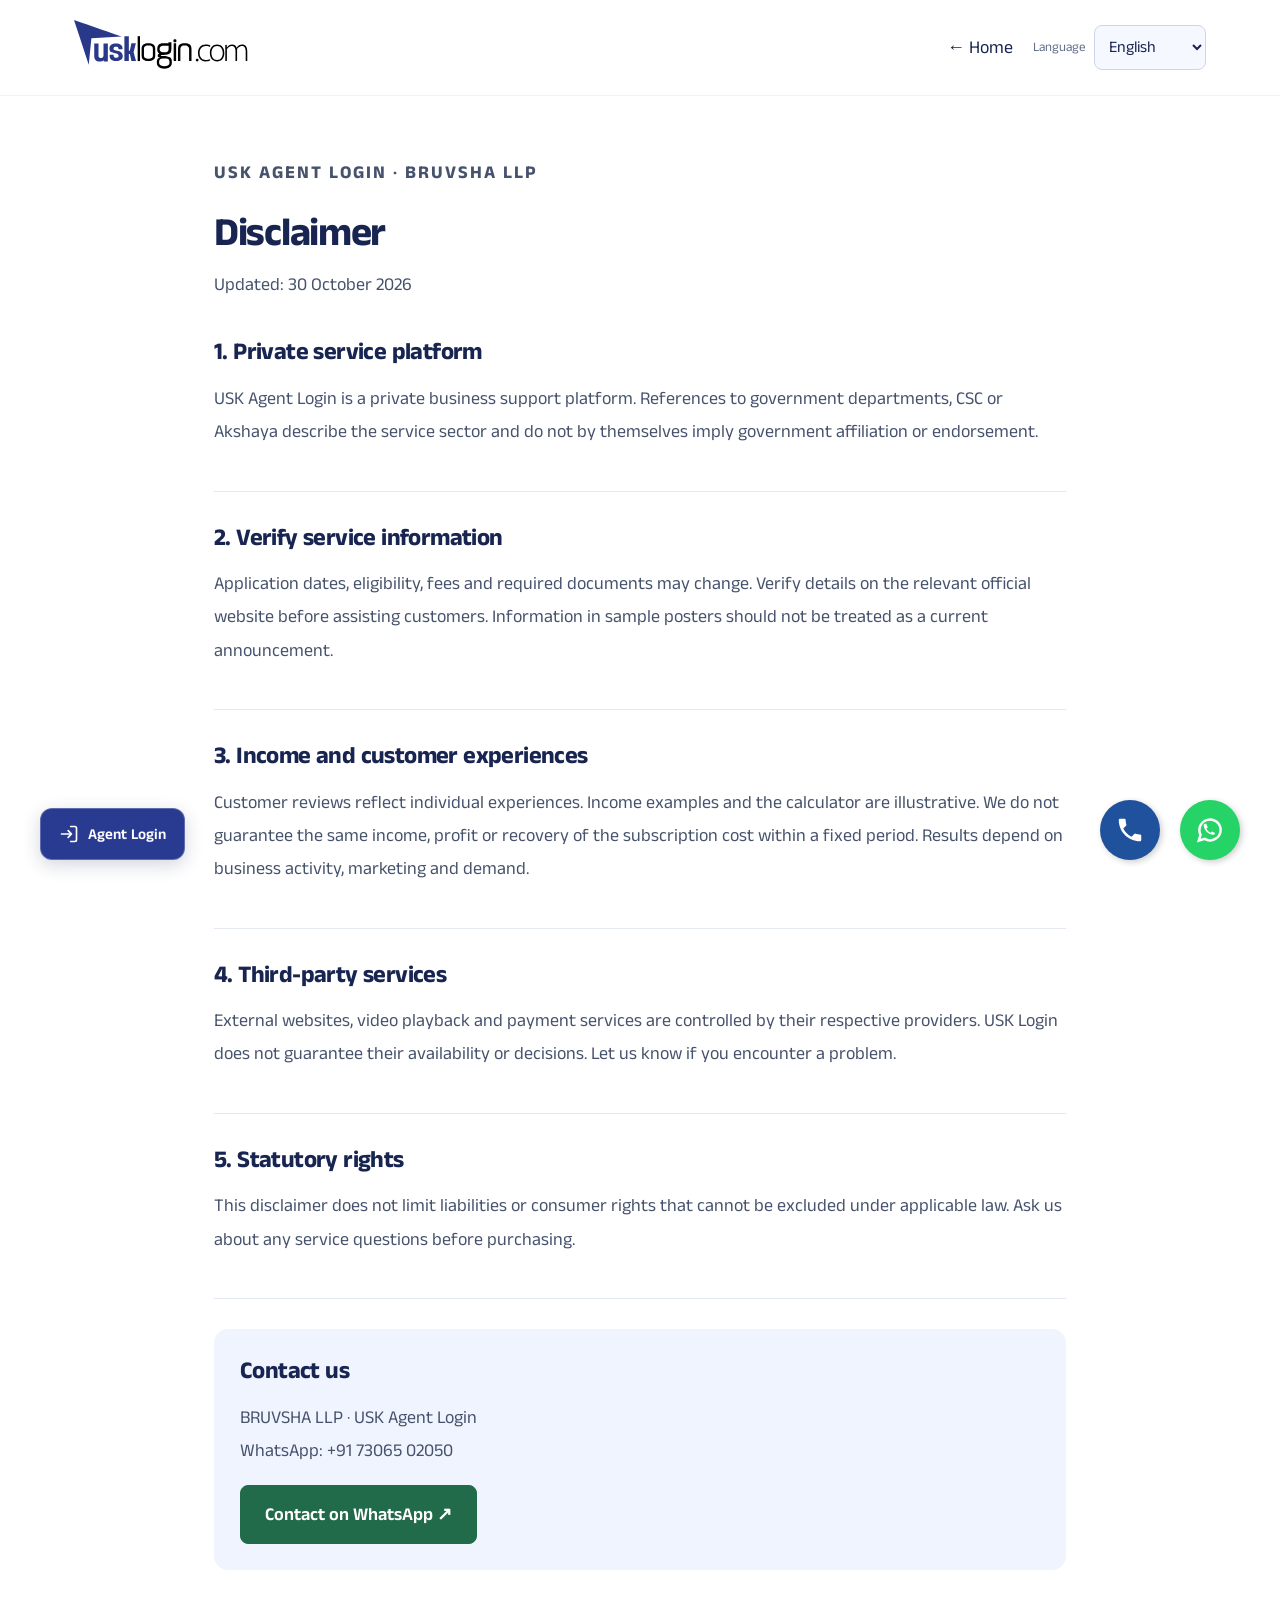
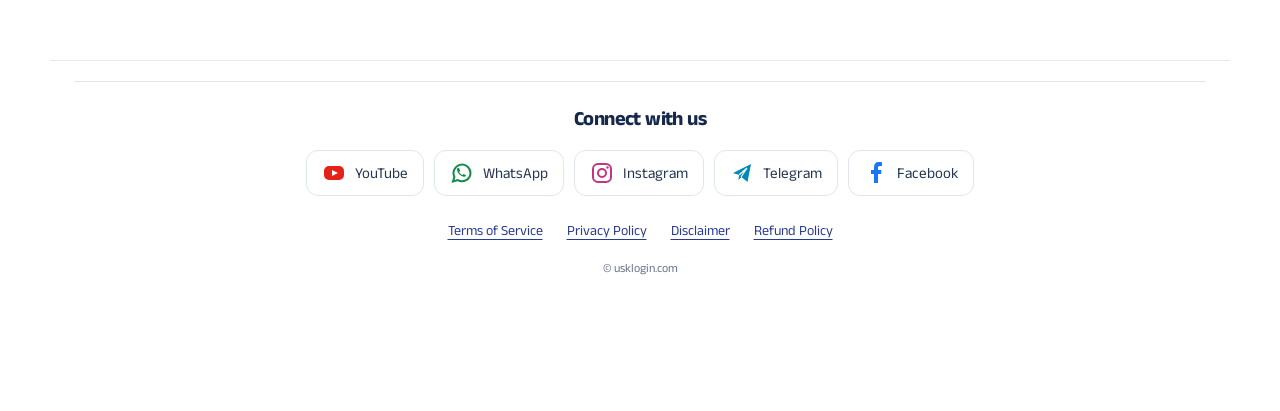
<file: templates/web/home/disclaimer-en.html>
<!doctype html><html lang="en"><head><meta charset="utf-8"><meta name="viewport" content="width=device-width,initial-scale=1"><title>Disclaimer | USK Agent Login</title><meta name="description" content="USK Agent Login Disclaimer — BRUVSHA LLP"><link rel="icon" href="assets/images/favicon.svg?v=2" type="image/svg+xml"><link rel="stylesheet" href="assets/css/fonts.css"><link rel="stylesheet" href="assets/css/style.css"><link rel="stylesheet" href="assets/css/policies.css"><link rel="alternate" hreflang="ml" href="disclaimer.html"><link rel="alternate" hreflang="en" href="disclaimer-en.html"><link rel="stylesheet" href="assets/css/mobile.css"><link rel="stylesheet" href="assets/css/contact-floats.css">
</head><body class="has-contact-floats policy-body"><header><a href="english.html"><img class="logo" src="assets/images/logo.svg" alt="USK Login"></a><a href="english.html">← Home</a><div class="language-control"><label for="site-language">Language</label><select id="site-language" data-ml="disclaimer.html" data-en="disclaimer-en.html"><option value="ml">മലയാളം</option><option value="en" selected>English</option></select></div></header><main class="policy-main"><p class="eyebrow">USK AGENT LOGIN · BRUVSHA LLP</p><h1>Disclaimer</h1><p class="policy-date">Updated: 30 October 2026</p><section><h2>1. Private service platform</h2><p>USK Agent Login is a private business support platform. References to government departments, CSC or Akshaya describe the service sector and do not by themselves imply government affiliation or endorsement.</p></section><section><h2>2. Verify service information</h2><p>Application dates, eligibility, fees and required documents may change. Verify details on the relevant official website before assisting customers. Information in sample posters should not be treated as a current announcement.</p></section><section><h2>3. Income and customer experiences</h2><p>Customer reviews reflect individual experiences. Income examples and the calculator are illustrative. We do not guarantee the same income, profit or recovery of the subscription cost within a fixed period. Results depend on business activity, marketing and demand.</p></section><section><h2>4. Third-party services</h2><p>External websites, video playback and payment services are controlled by their respective providers. USK Login does not guarantee their availability or decisions. Let us know if you encounter a problem.</p></section><section><h2>5. Statutory rights</h2><p>This disclaimer does not limit liabilities or consumer rights that cannot be excluded under applicable law. Ask us about any service questions before purchasing.</p></section><section class="policy-contact"><h2>Contact us</h2><p>BRUVSHA LLP · USK Agent Login<br>WhatsApp: +91 73065 02050</p><a class="button whatsapp-button" href="https://api.whatsapp.com/send?phone=917306502050&amp;text=USK-Agent-Login-Premium" target="_blank" rel="noopener">Contact on WhatsApp ↗</a></section></main><footer class="policy-bottom"><div class="legal-footer"><div class="social-footer"><h2>Connect with us</h2><div class="social-links"><a class="social-link social-youtube" href="https://www.youtube.com/@usklogin/" target="_blank" rel="noopener noreferrer" aria-label="YouTube — USK Login"><svg viewBox="0 0 24 24" width="24" height="24" aria-hidden="true" focusable="false"><rect x="2" y="5" width="20" height="14" rx="5" fill="currentColor"/><path d="m10 9 6 3-6 3z" fill="white"/></svg><span>YouTube</span></a><a class="social-link social-whatsapp" href="https://api.whatsapp.com/send?phone=917306502050&amp;text=USK%20login" target="_blank" rel="noopener noreferrer" aria-label="WhatsApp — USK Login"><svg viewBox="0 0 24 24" width="24" height="24" aria-hidden="true" focusable="false"><path d="M20.5 11.7a8.5 8.5 0 0 1-12.8 7.4L3 20.5l1.4-4.6a8.5 8.5 0 1 1 16.1-4.2Z" fill="none" stroke="currentColor" stroke-width="2"/><path d="M8 7c-.7 0-1.2.8-1 1.8.7 3.9 3.6 6.5 7.3 7 .9.1 1.7-.8 1.7-1.5l-2.5-1.2-1.1 1c-1.5-.7-2.6-1.8-3.2-3.2l1-1.1L9 7Z" fill="currentColor"/></svg><span>WhatsApp</span></a><a class="social-link social-instagram" href="https://www.instagram.com/usklogin/" target="_blank" rel="noopener noreferrer" aria-label="Instagram — USK Login"><svg viewBox="0 0 24 24" width="24" height="24" aria-hidden="true" focusable="false"><rect x="3" y="3" width="18" height="18" rx="5" fill="none" stroke="currentColor" stroke-width="2"/><circle cx="12" cy="12" r="4" fill="none" stroke="currentColor" stroke-width="2"/><circle cx="17.5" cy="6.5" r="1.2" fill="currentColor"/></svg><span>Instagram</span></a><a class="social-link social-telegram" href="https://t.me/usklogin/" target="_blank" rel="noopener noreferrer" aria-label="Telegram — USK Login"><svg viewBox="0 0 24 24" width="24" height="24" aria-hidden="true" focusable="false"><path d="M21 3 17.5 21l-6-5-3 3 .5-5L3 12 21 3Z" fill="currentColor"/><path d="m9 14 8-7-6 9" fill="none" stroke="white" stroke-width="1.2"/></svg><span>Telegram</span></a><a class="social-link social-facebook" href="https://www.facebook.com/upabokthasevanakendram/" target="_blank" rel="noopener noreferrer" aria-label="Facebook — USK Login"><svg viewBox="0 0 24 24" width="24" height="24" aria-hidden="true" focusable="false"><path d="M14 22v-9h3l.5-4H14V7c0-1.2.3-2 2-2h2V1.4C17.6 1.2 16.2 1 14.7 1 11.5 1 10 3 10 6.5V9H7v4h3v9Z" fill="currentColor"/></svg><span>Facebook</span></a></div></div><nav aria-label="Policy pages"><a href="terms-en.html">Terms of Service</a><a href="privacy-en.html">Privacy Policy</a><a href="disclaimer-en.html">Disclaimer</a><a href="refund-en.html">Refund Policy</a></nav><p>© usklogin.com</p></div></footer><script src="assets/js/language.js" defer></script><div class="contact-floats" role="group" aria-label="Contact USK Login"><a class="contact-float call" href="tel:+917306502050" aria-label="Call USK Login: +91 7306502050" title="Call USK Login"><svg viewBox="0 0 24 24" width="30" height="30" aria-hidden="true" focusable="false"><path fill="currentColor" d="M6.62 10.79a15.05 15.05 0 0 0 6.59 6.59l2.2-2.2a1 1 0 0 1 1.02-.24c1.12.37 2.33.57 3.57.57a1 1 0 0 1 1 1V20a1 1 0 0 1-1 1C10.61 21 3 13.39 3 4a1 1 0 0 1 1-1h3.5a1 1 0 0 1 1 1c0 1.25.2 2.45.57 3.57a1 1 0 0 1-.25 1.02z"/></svg></a><a class="contact-float whatsapp" href="https://wa.me/message/JYDWV2HLDLLOM1" target="_blank" rel="noopener noreferrer" aria-label="Chat with USK Login on WhatsApp" title="WhatsApp"><svg viewBox="0 0 24 24" width="24" height="24" aria-hidden="true" focusable="false"><path d="M20.5 11.7a8.5 8.5 0 0 1-12.8 7.4L3 20.5l1.4-4.6a8.5 8.5 0 1 1 16.1-4.2Z" fill="none" stroke="currentColor" stroke-width="2"/><path d="M8 7c-.7 0-1.2.8-1 1.8.7 3.9 3.6 6.5 7.3 7 .9.1 1.7-.8 1.7-1.5l-2.5-1.2-1.1 1c-1.5-.7-2.6-1.8-3.2-3.2l1-1.1L9 7Z" fill="currentColor"/></svg></a></div>
<a class="agent-login-float" href="https://agent.usklogin.com/" target="_blank" rel="noopener noreferrer" aria-label="Agent Login — opens in a new tab"><svg viewBox="0 0 24 24" width="20" height="20" fill="none" stroke="currentColor" stroke-width="2" stroke-linecap="round" stroke-linejoin="round" aria-hidden="true"><path d="M14 3h5a2 2 0 0 1 2 2v14a2 2 0 0 1-2 2h-5M3 12h12m-4-4 4 4-4 4"/></svg><span>Agent Login</span></a>
</body></html>
</file>
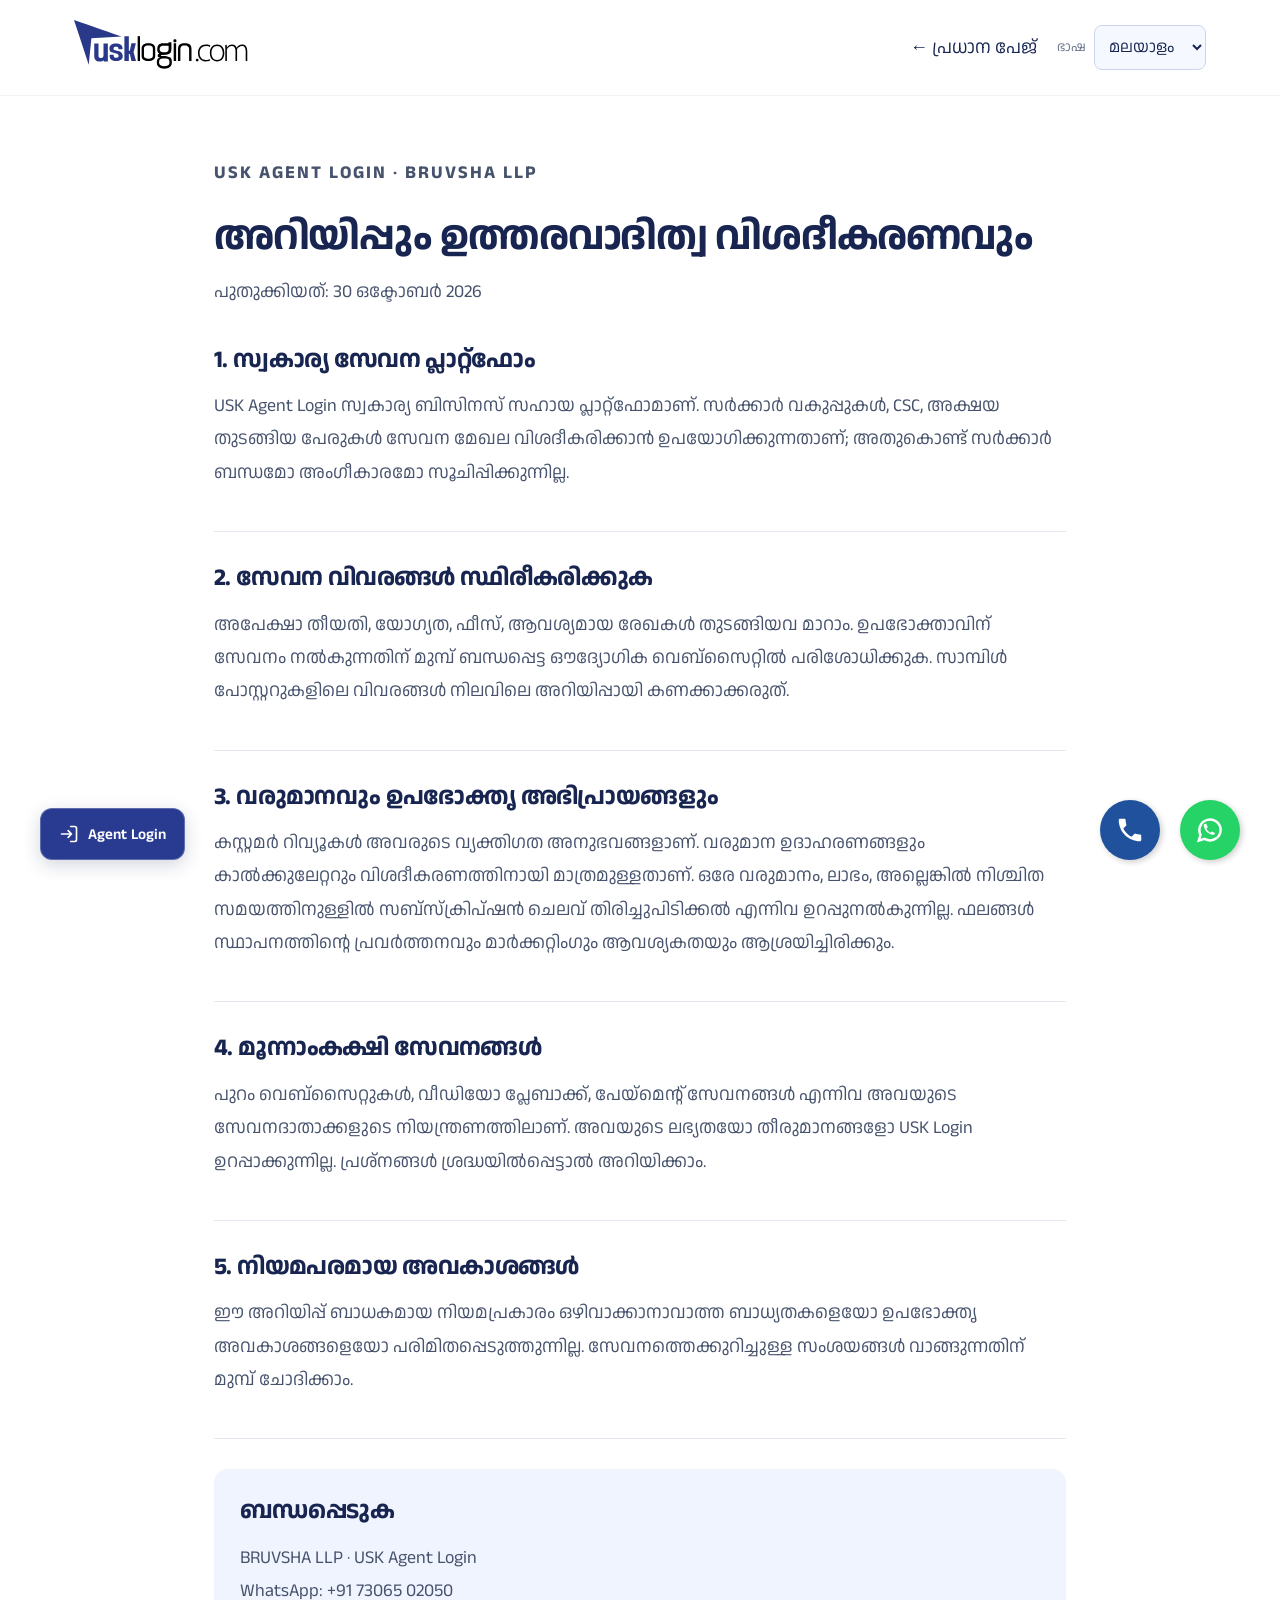
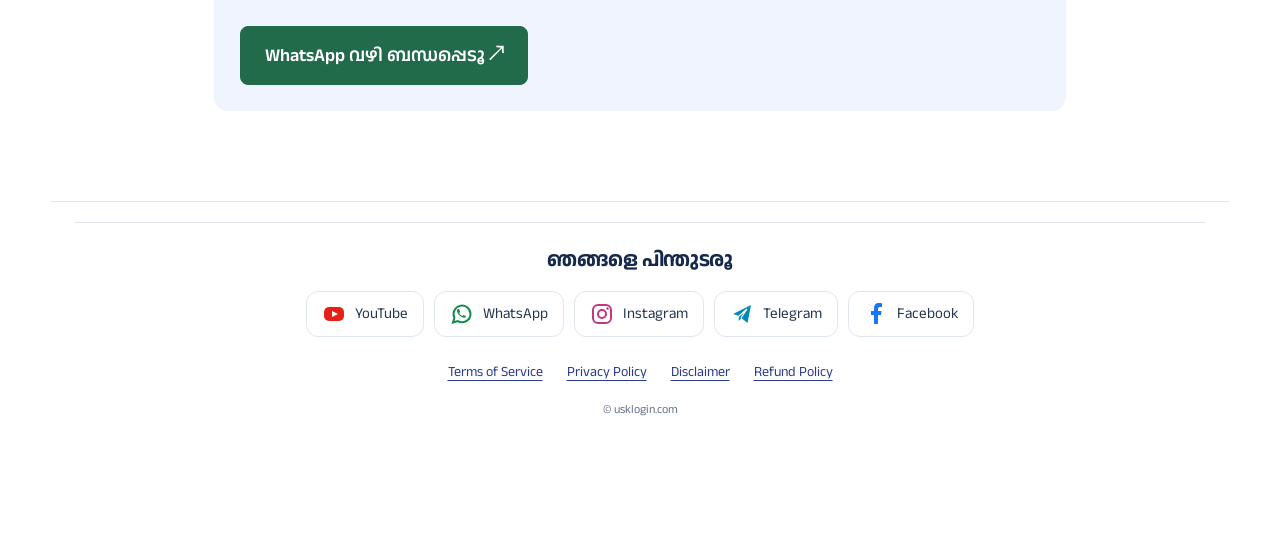
<file: templates/web/home/disclaimer.html>
<!doctype html><html lang="ml"><head><meta charset="utf-8"><meta name="viewport" content="width=device-width,initial-scale=1"><title>Disclaimer | USK Agent Login</title><meta name="description" content="USK Agent Login Disclaimer — BRUVSHA LLP"><link rel="icon" href="assets/images/favicon.svg?v=2" type="image/svg+xml"><link rel="stylesheet" href="assets/css/fonts.css"><link rel="stylesheet" href="assets/css/style.css"><link rel="stylesheet" href="assets/css/policies.css"><link rel="alternate" hreflang="ml" href="disclaimer.html"><link rel="alternate" hreflang="en" href="disclaimer-en.html"><link rel="stylesheet" href="assets/css/mobile.css"><link rel="stylesheet" href="assets/css/contact-floats.css">
</head><body class="has-contact-floats policy-body"><header><a href="index.html"><img class="logo" src="assets/images/logo.svg" alt="USK Login"></a><a href="index.html">← പ്രധാന പേജ്</a><div class="language-control"><label for="site-language">ഭാഷ</label><select id="site-language" data-ml="disclaimer.html" data-en="disclaimer-en.html"><option value="ml" selected>മലയാളം</option><option value="en">English</option></select></div></header><main class="policy-main"><p class="eyebrow">USK AGENT LOGIN · BRUVSHA LLP</p><h1>അറിയിപ്പും ഉത്തരവാദിത്വ വിശദീകരണവും</h1><p class="policy-date">പുതുക്കിയത്: 30 ഒക്ടോബർ 2026</p><section><h2>1. സ്വകാര്യ സേവന പ്ലാറ്റ്ഫോം</h2><p>USK Agent Login സ്വകാര്യ ബിസിനസ് സഹായ പ്ലാറ്റ്ഫോമാണ്. സർക്കാർ വകുപ്പുകൾ, CSC, അക്ഷയ തുടങ്ങിയ പേരുകൾ സേവന മേഖല വിശദീകരിക്കാൻ ഉപയോഗിക്കുന്നതാണ്; അതുകൊണ്ട് സർക്കാർ ബന്ധമോ അംഗീകാരമോ സൂചിപ്പിക്കുന്നില്ല.</p></section><section><h2>2. സേവന വിവരങ്ങൾ സ്ഥിരീകരിക്കുക</h2><p>അപേക്ഷാ തീയതി, യോഗ്യത, ഫീസ്, ആവശ്യമായ രേഖകൾ തുടങ്ങിയവ മാറാം. ഉപഭോക്താവിന് സേവനം നൽകുന്നതിന് മുമ്പ് ബന്ധപ്പെട്ട ഔദ്യോഗിക വെബ്സൈറ്റിൽ പരിശോധിക്കുക. സാമ്പിൾ പോസ്റ്ററുകളിലെ വിവരങ്ങൾ നിലവിലെ അറിയിപ്പായി കണക്കാക്കരുത്.</p></section><section><h2>3. വരുമാനവും ഉപഭോക്തൃ അഭിപ്രായങ്ങളും</h2><p>കസ്റ്റമർ റിവ്യൂകൾ അവരുടെ വ്യക്തിഗത അനുഭവങ്ങളാണ്. വരുമാന ഉദാഹരണങ്ങളും കാൽക്കുലേറ്ററും വിശദീകരണത്തിനായി മാത്രമുള്ളതാണ്. ഒരേ വരുമാനം, ലാഭം, അല്ലെങ്കിൽ നിശ്ചിത സമയത്തിനുള്ളിൽ സബ്സ്ക്രിപ്ഷൻ ചെലവ് തിരിച്ചുപിടിക്കൽ എന്നിവ ഉറപ്പുനൽകുന്നില്ല. ഫലങ്ങൾ സ്ഥാപനത്തിന്റെ പ്രവർത്തനവും മാർക്കറ്റിംഗും ആവശ്യകതയും ആശ്രയിച്ചിരിക്കും.</p></section><section><h2>4. മൂന്നാംകക്ഷി സേവനങ്ങൾ</h2><p>പുറം വെബ്സൈറ്റുകൾ, വീഡിയോ പ്ലേബാക്ക്, പേയ്‌മെന്റ് സേവനങ്ങൾ എന്നിവ അവയുടെ സേവനദാതാക്കളുടെ നിയന്ത്രണത്തിലാണ്. അവയുടെ ലഭ്യതയോ തീരുമാനങ്ങളോ USK Login ഉറപ്പാക്കുന്നില്ല. പ്രശ്നങ്ങൾ ശ്രദ്ധയിൽപ്പെട്ടാൽ അറിയിക്കാം.</p></section><section><h2>5. നിയമപരമായ അവകാശങ്ങൾ</h2><p>ഈ അറിയിപ്പ് ബാധകമായ നിയമപ്രകാരം ഒഴിവാക്കാനാവാത്ത ബാധ്യതകളെയോ ഉപഭോക്തൃ അവകാശങ്ങളെയോ പരിമിതപ്പെടുത്തുന്നില്ല. സേവനത്തെക്കുറിച്ചുള്ള സംശയങ്ങൾ വാങ്ങുന്നതിന് മുമ്പ് ചോദിക്കാം.</p></section><section class="policy-contact"><h2>ബന്ധപ്പെടുക</h2><p>BRUVSHA LLP · USK Agent Login<br>WhatsApp: +91 73065 02050</p><a class="button whatsapp-button" href="https://api.whatsapp.com/send?phone=917306502050&amp;text=USK-Agent-Login-Premium" target="_blank" rel="noopener">WhatsApp വഴി ബന്ധപ്പെടൂ ↗</a></section></main><footer class="policy-bottom"><div class="legal-footer"><div class="social-footer"><h2>ഞങ്ങളെ പിന്തുടരൂ</h2><div class="social-links"><a class="social-link social-youtube" href="https://www.youtube.com/@usklogin/" target="_blank" rel="noopener noreferrer" aria-label="YouTube — USK Login"><svg viewBox="0 0 24 24" width="24" height="24" aria-hidden="true" focusable="false"><rect x="2" y="5" width="20" height="14" rx="5" fill="currentColor"/><path d="m10 9 6 3-6 3z" fill="white"/></svg><span>YouTube</span></a><a class="social-link social-whatsapp" href="https://api.whatsapp.com/send?phone=917306502050&amp;text=USK%20login" target="_blank" rel="noopener noreferrer" aria-label="WhatsApp — USK Login"><svg viewBox="0 0 24 24" width="24" height="24" aria-hidden="true" focusable="false"><path d="M20.5 11.7a8.5 8.5 0 0 1-12.8 7.4L3 20.5l1.4-4.6a8.5 8.5 0 1 1 16.1-4.2Z" fill="none" stroke="currentColor" stroke-width="2"/><path d="M8 7c-.7 0-1.2.8-1 1.8.7 3.9 3.6 6.5 7.3 7 .9.1 1.7-.8 1.7-1.5l-2.5-1.2-1.1 1c-1.5-.7-2.6-1.8-3.2-3.2l1-1.1L9 7Z" fill="currentColor"/></svg><span>WhatsApp</span></a><a class="social-link social-instagram" href="https://www.instagram.com/usklogin/" target="_blank" rel="noopener noreferrer" aria-label="Instagram — USK Login"><svg viewBox="0 0 24 24" width="24" height="24" aria-hidden="true" focusable="false"><rect x="3" y="3" width="18" height="18" rx="5" fill="none" stroke="currentColor" stroke-width="2"/><circle cx="12" cy="12" r="4" fill="none" stroke="currentColor" stroke-width="2"/><circle cx="17.5" cy="6.5" r="1.2" fill="currentColor"/></svg><span>Instagram</span></a><a class="social-link social-telegram" href="https://t.me/usklogin/" target="_blank" rel="noopener noreferrer" aria-label="Telegram — USK Login"><svg viewBox="0 0 24 24" width="24" height="24" aria-hidden="true" focusable="false"><path d="M21 3 17.5 21l-6-5-3 3 .5-5L3 12 21 3Z" fill="currentColor"/><path d="m9 14 8-7-6 9" fill="none" stroke="white" stroke-width="1.2"/></svg><span>Telegram</span></a><a class="social-link social-facebook" href="https://www.facebook.com/upabokthasevanakendram/" target="_blank" rel="noopener noreferrer" aria-label="Facebook — USK Login"><svg viewBox="0 0 24 24" width="24" height="24" aria-hidden="true" focusable="false"><path d="M14 22v-9h3l.5-4H14V7c0-1.2.3-2 2-2h2V1.4C17.6 1.2 16.2 1 14.7 1 11.5 1 10 3 10 6.5V9H7v4h3v9Z" fill="currentColor"/></svg><span>Facebook</span></a></div></div><nav aria-label="Policy pages"><a href="terms.html">Terms of Service</a><a href="privacy.html">Privacy Policy</a><a href="disclaimer.html">Disclaimer</a><a href="refund.html">Refund Policy</a></nav><p>© usklogin.com</p></div></footer><script src="assets/js/language.js" defer></script><div class="contact-floats" role="group" aria-label="Contact USK Login"><a class="contact-float call" href="tel:+917306502050" aria-label="Call USK Login: +91 7306502050" title="Call USK Login"><svg viewBox="0 0 24 24" width="30" height="30" aria-hidden="true" focusable="false"><path fill="currentColor" d="M6.62 10.79a15.05 15.05 0 0 0 6.59 6.59l2.2-2.2a1 1 0 0 1 1.02-.24c1.12.37 2.33.57 3.57.57a1 1 0 0 1 1 1V20a1 1 0 0 1-1 1C10.61 21 3 13.39 3 4a1 1 0 0 1 1-1h3.5a1 1 0 0 1 1 1c0 1.25.2 2.45.57 3.57a1 1 0 0 1-.25 1.02z"/></svg></a><a class="contact-float whatsapp" href="https://wa.me/message/JYDWV2HLDLLOM1" target="_blank" rel="noopener noreferrer" aria-label="Chat with USK Login on WhatsApp" title="WhatsApp"><svg viewBox="0 0 24 24" width="24" height="24" aria-hidden="true" focusable="false"><path d="M20.5 11.7a8.5 8.5 0 0 1-12.8 7.4L3 20.5l1.4-4.6a8.5 8.5 0 1 1 16.1-4.2Z" fill="none" stroke="currentColor" stroke-width="2"/><path d="M8 7c-.7 0-1.2.8-1 1.8.7 3.9 3.6 6.5 7.3 7 .9.1 1.7-.8 1.7-1.5l-2.5-1.2-1.1 1c-1.5-.7-2.6-1.8-3.2-3.2l1-1.1L9 7Z" fill="currentColor"/></svg></a></div>
<a class="agent-login-float" href="https://agent.usklogin.com/" target="_blank" rel="noopener noreferrer" aria-label="Agent Login — opens in a new tab"><svg viewBox="0 0 24 24" width="20" height="20" fill="none" stroke="currentColor" stroke-width="2" stroke-linecap="round" stroke-linejoin="round" aria-hidden="true"><path d="M14 3h5a2 2 0 0 1 2 2v14a2 2 0 0 1-2 2h-5M3 12h12m-4-4 4 4-4 4"/></svg><span>Agent Login</span></a>
</body></html>
</file>
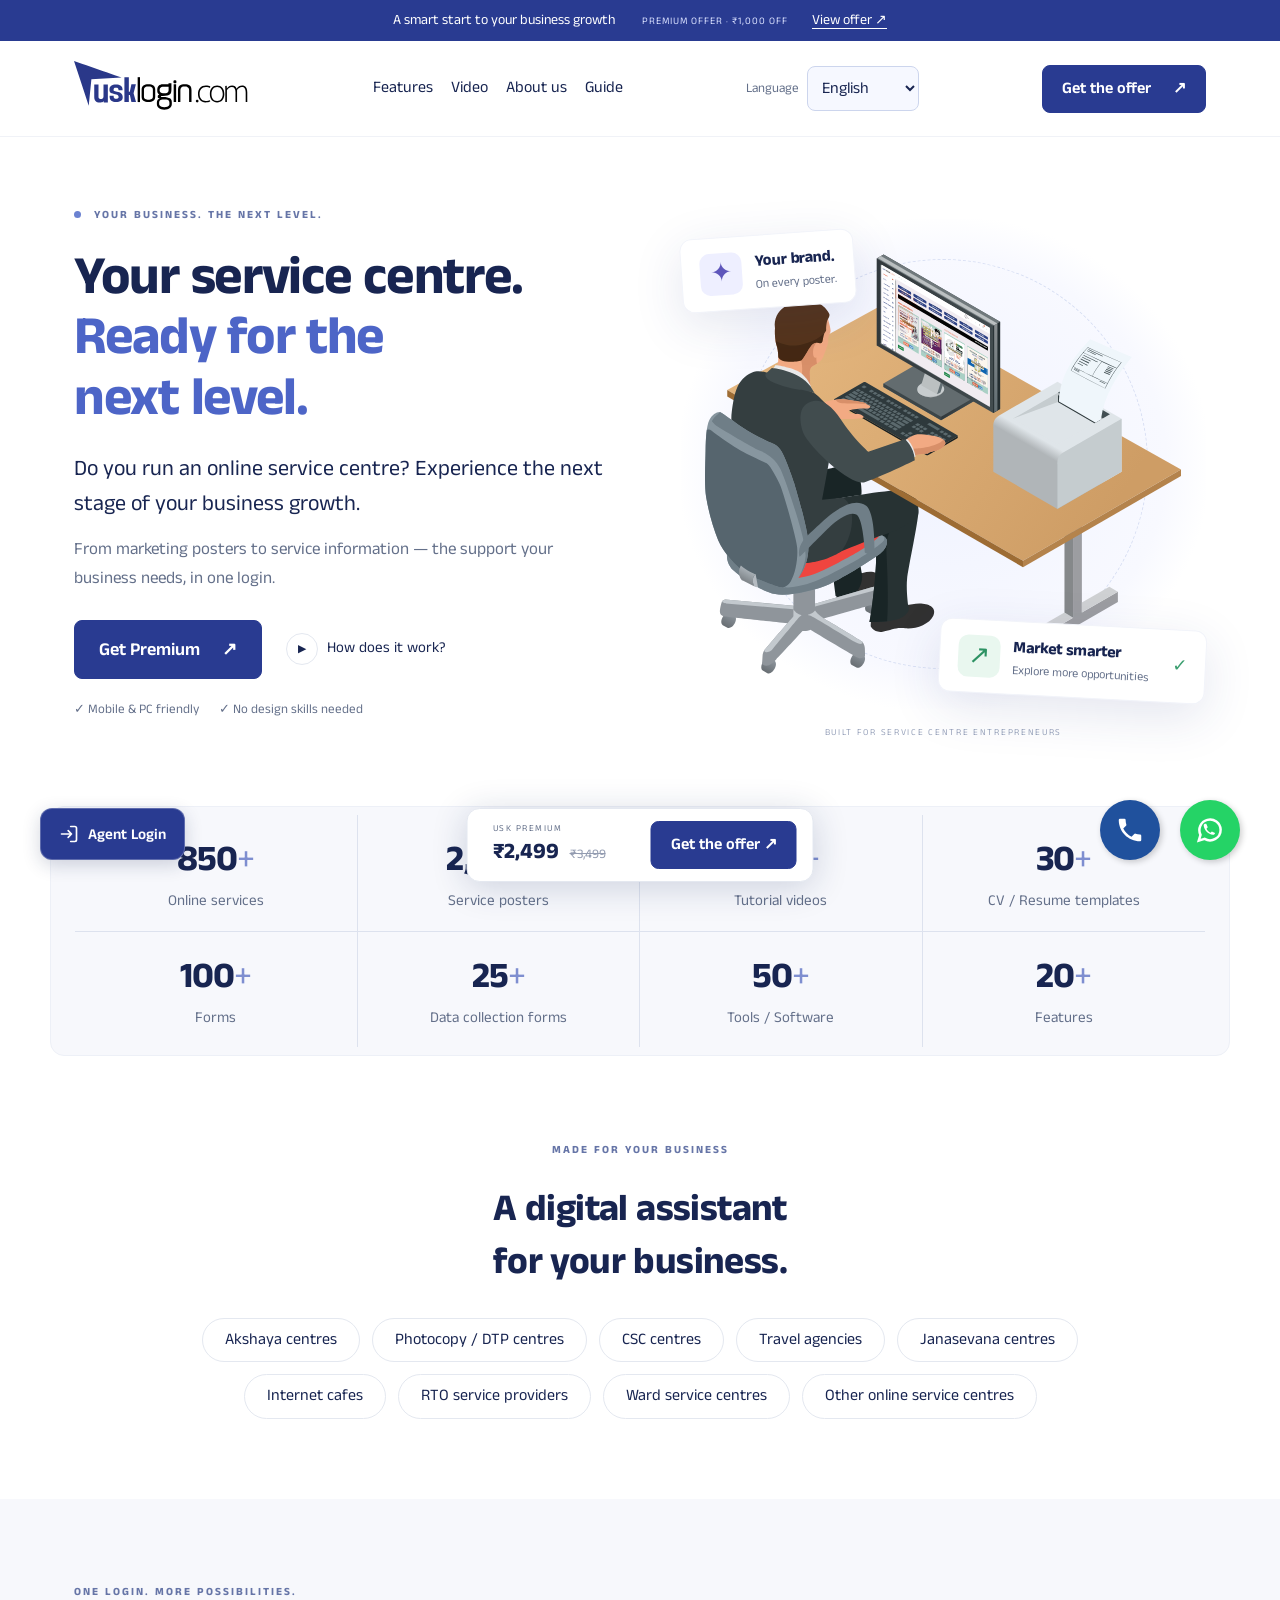
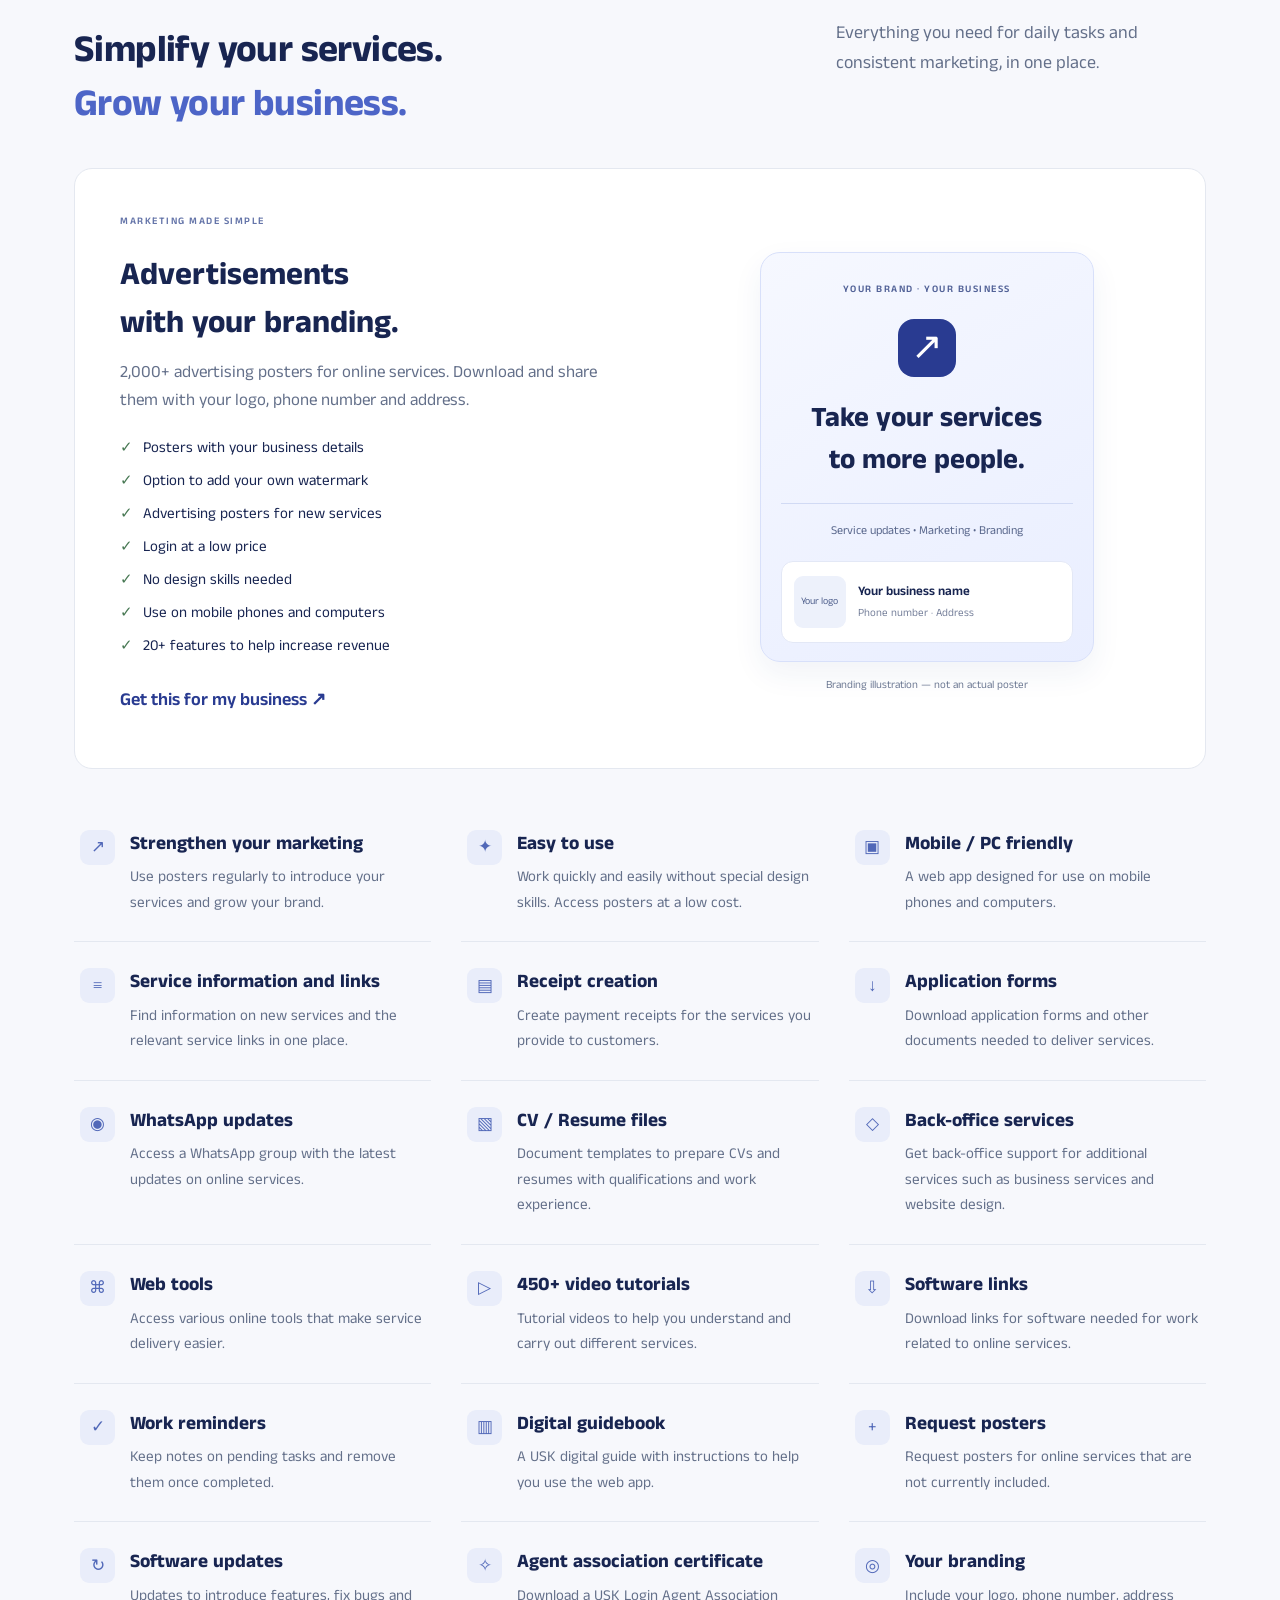
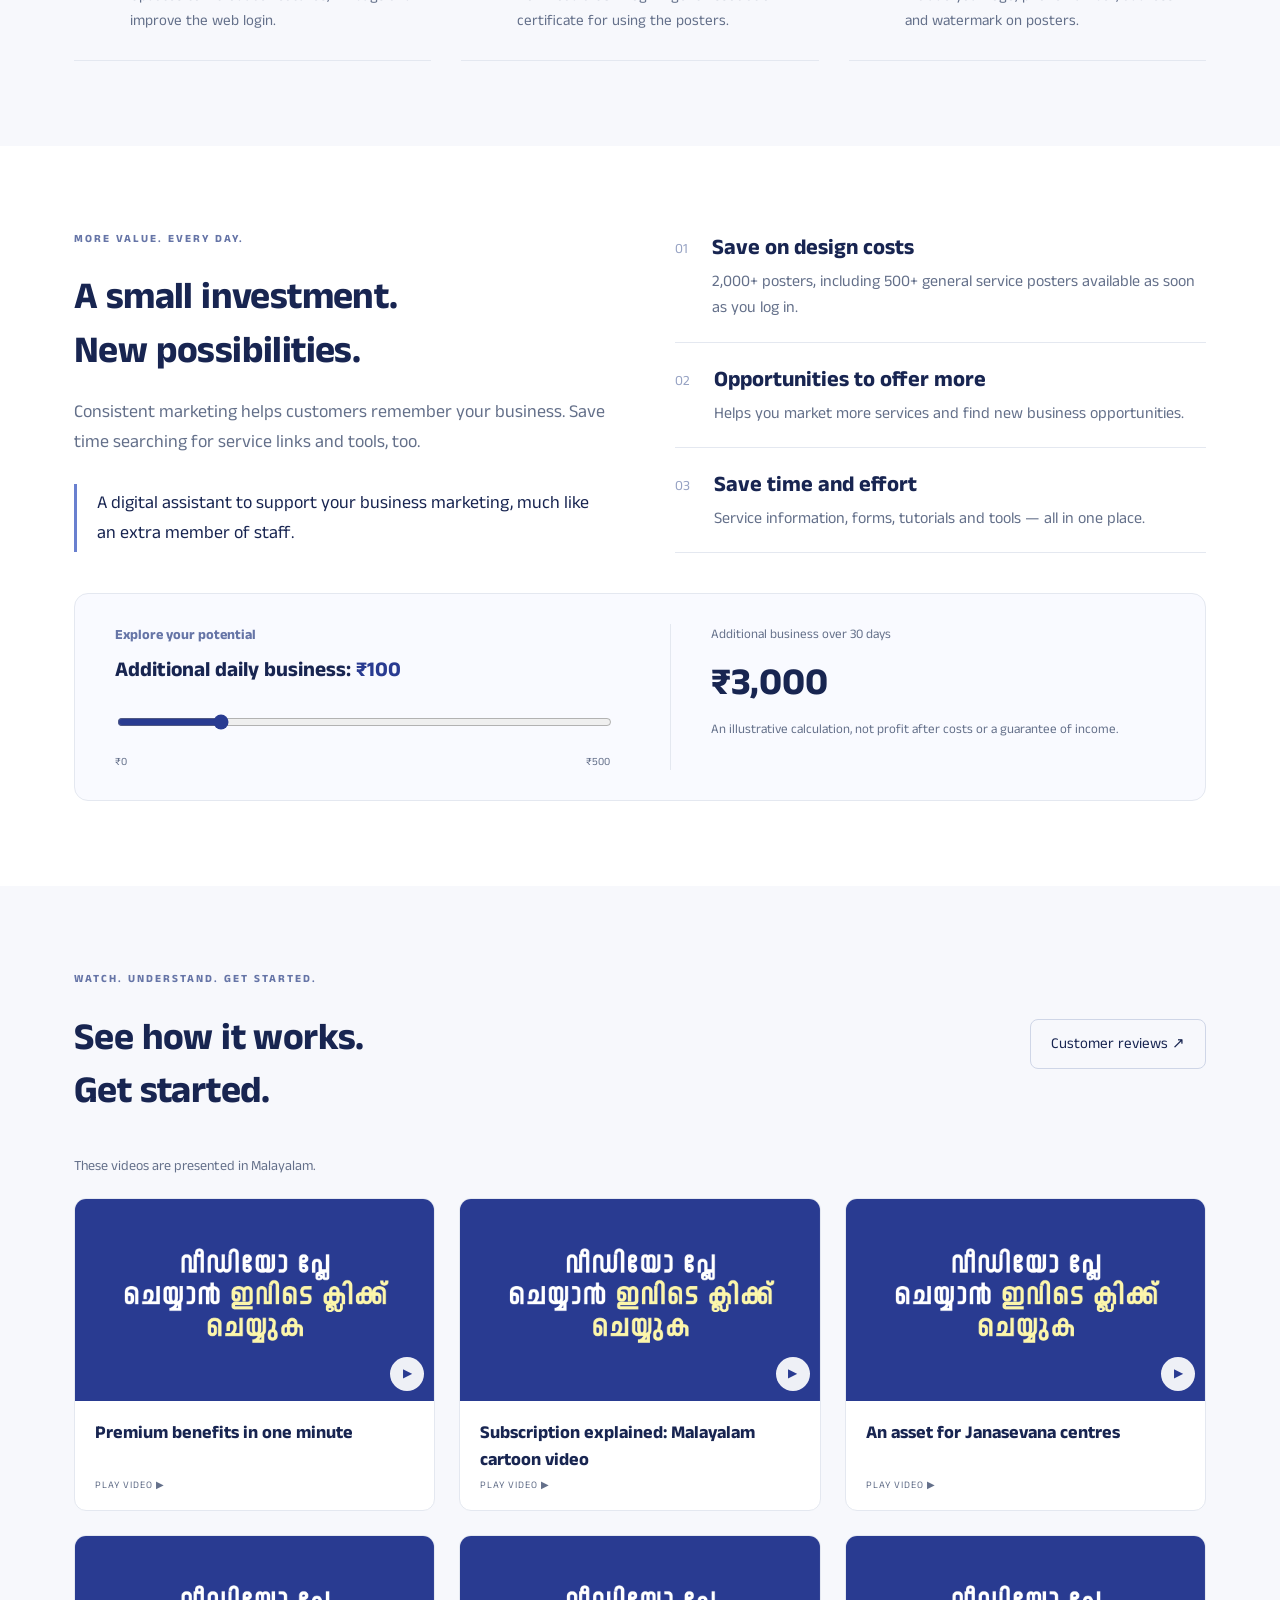
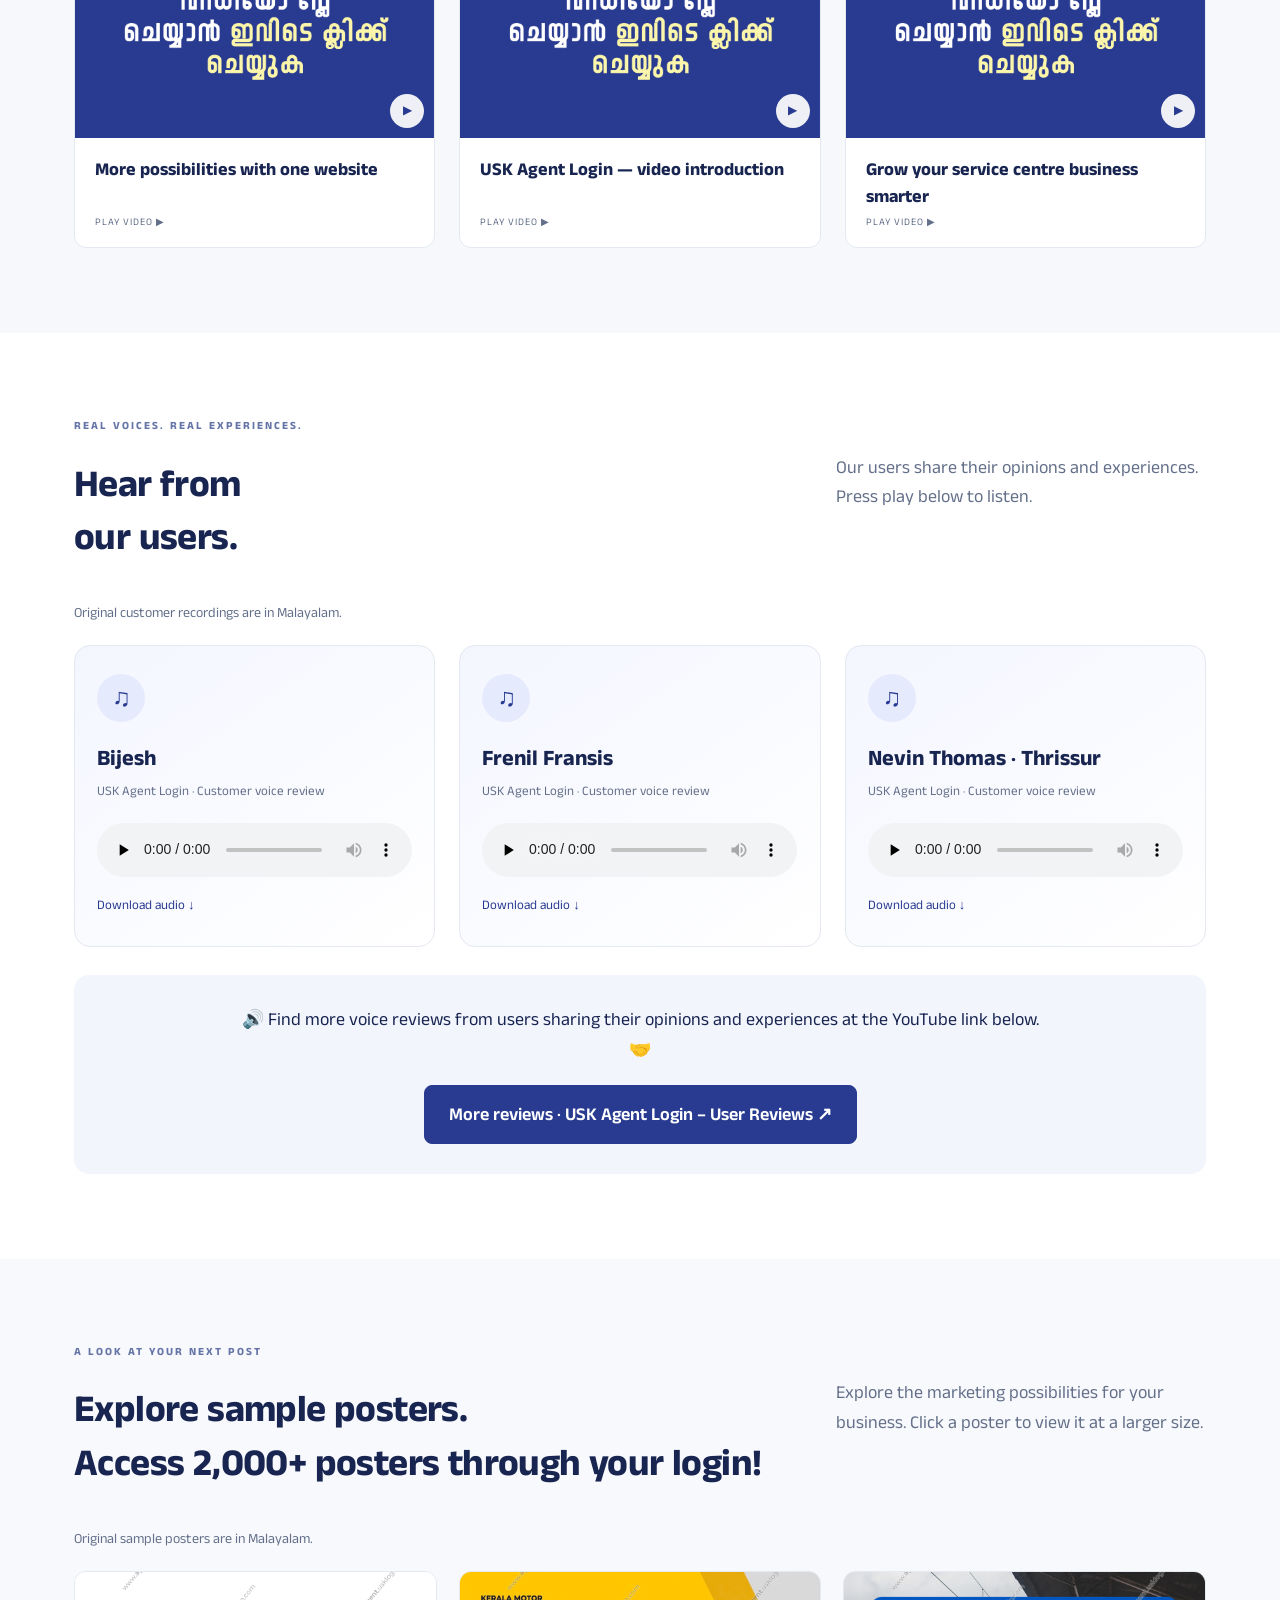
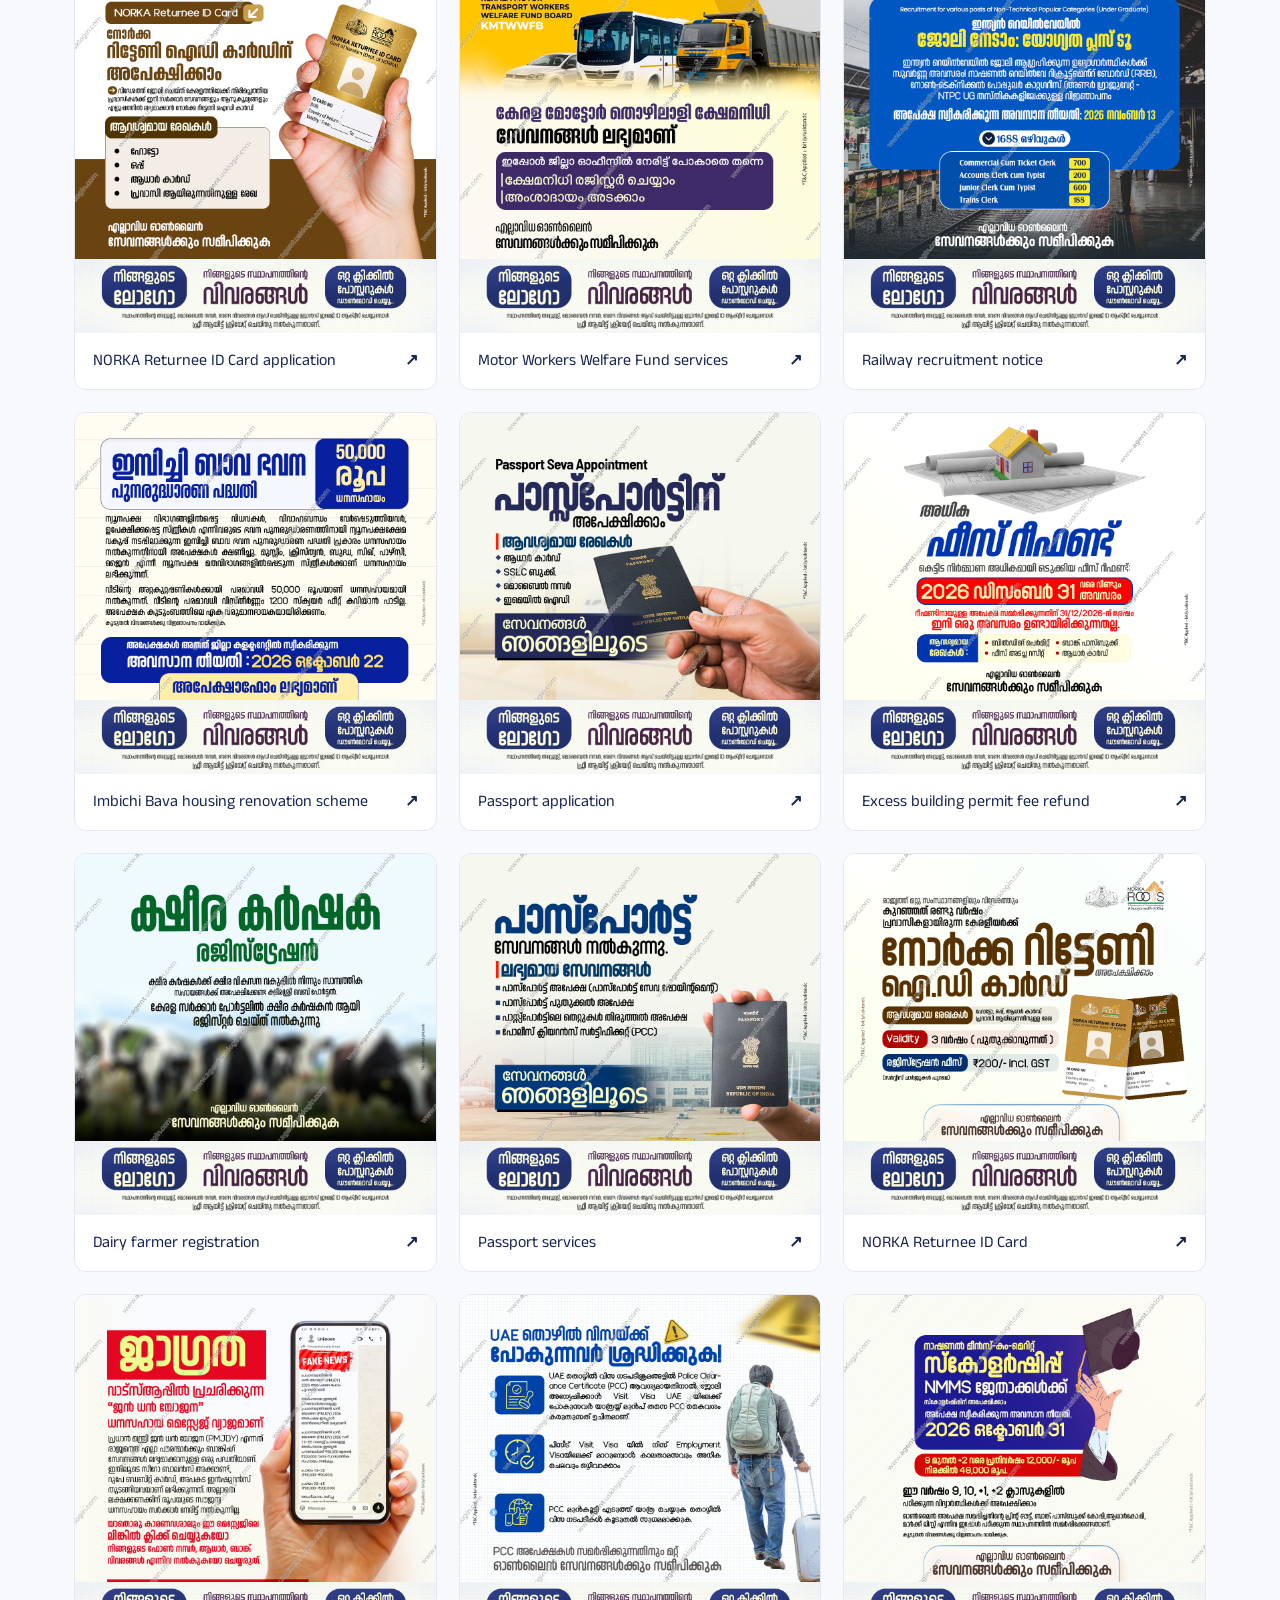
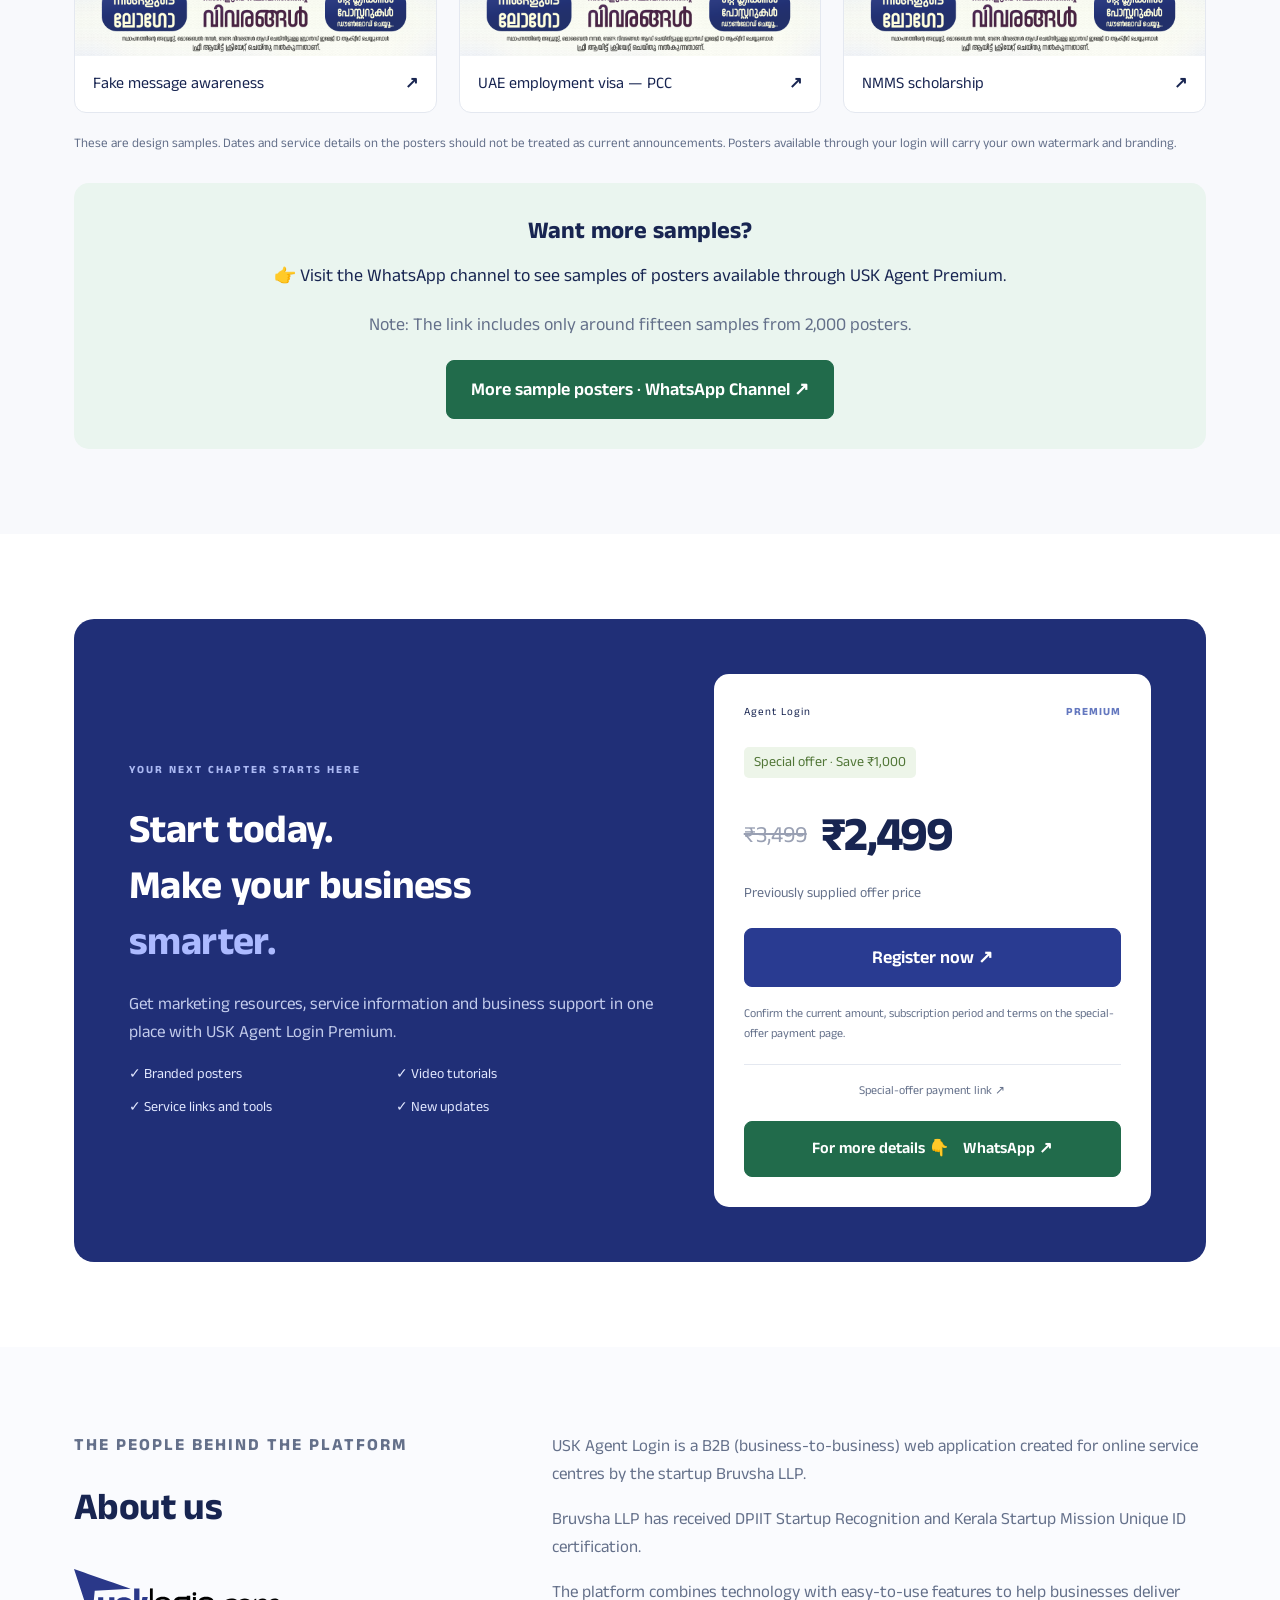
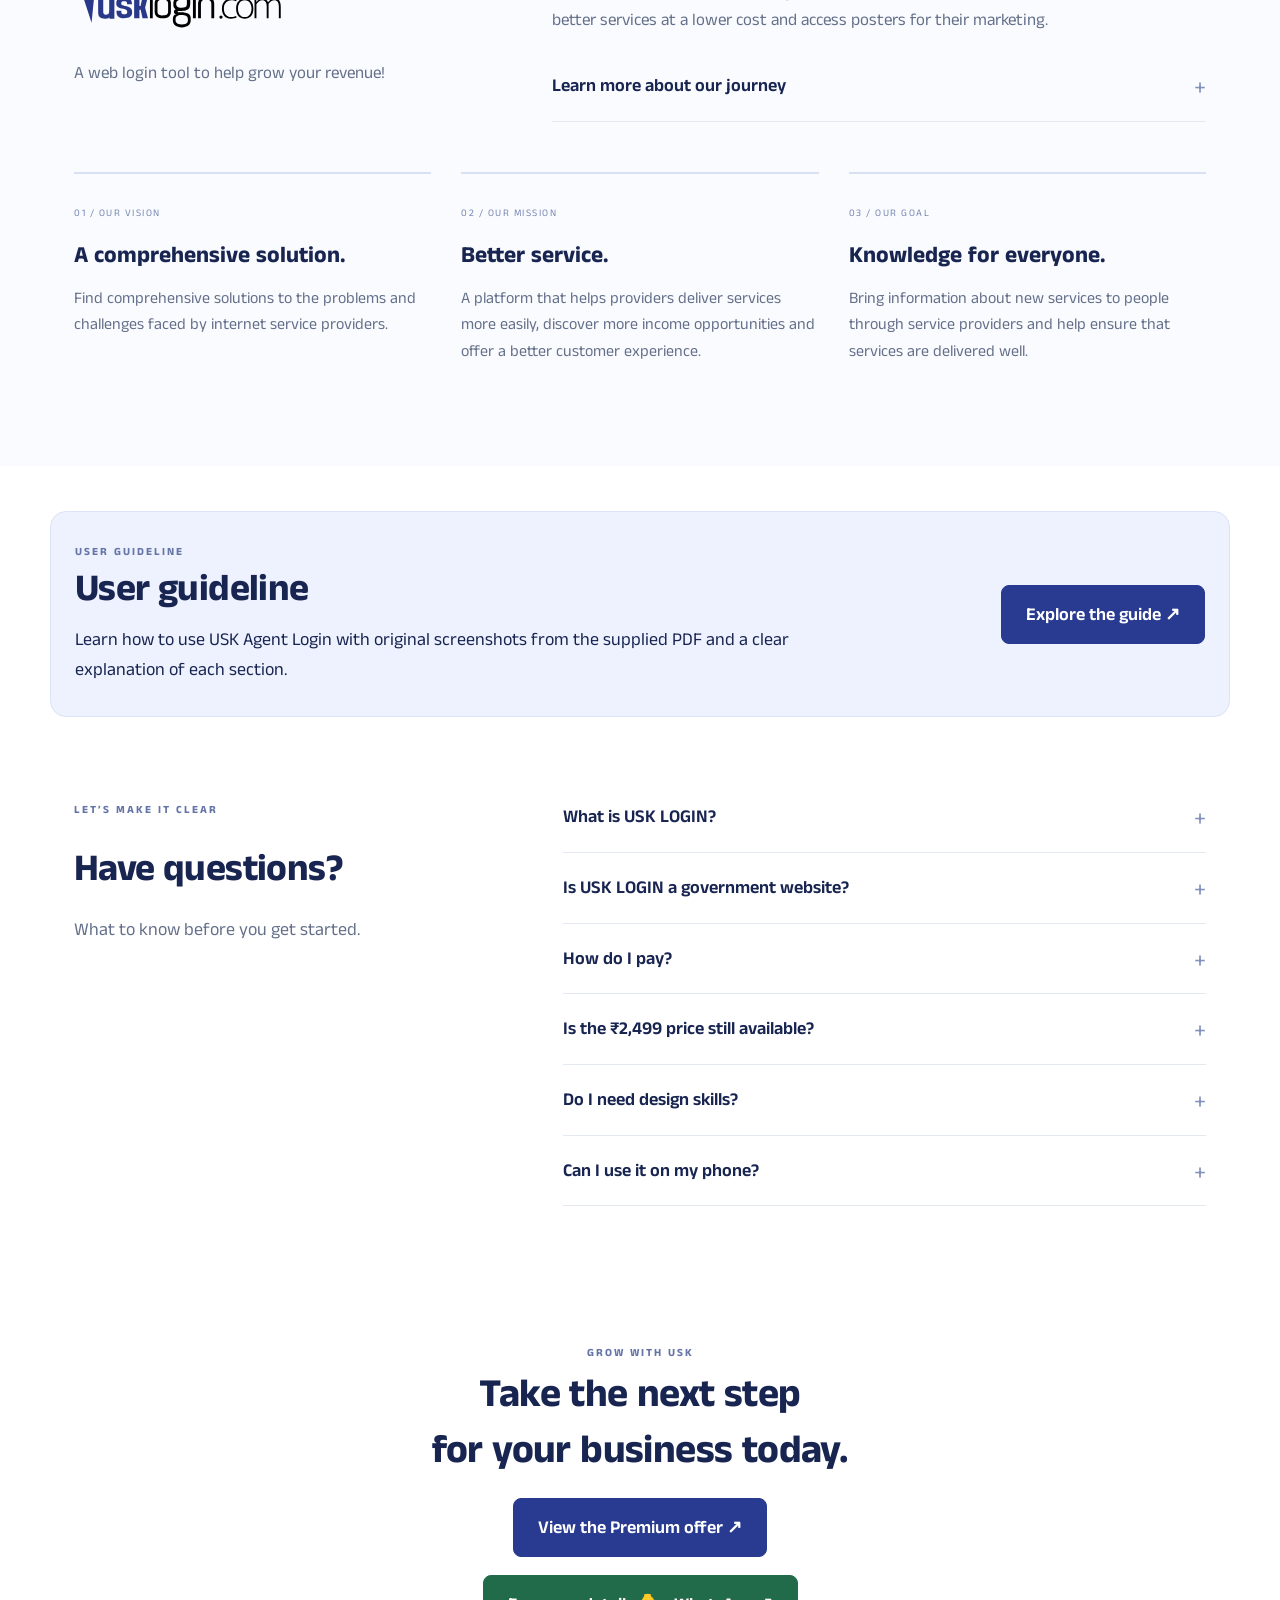
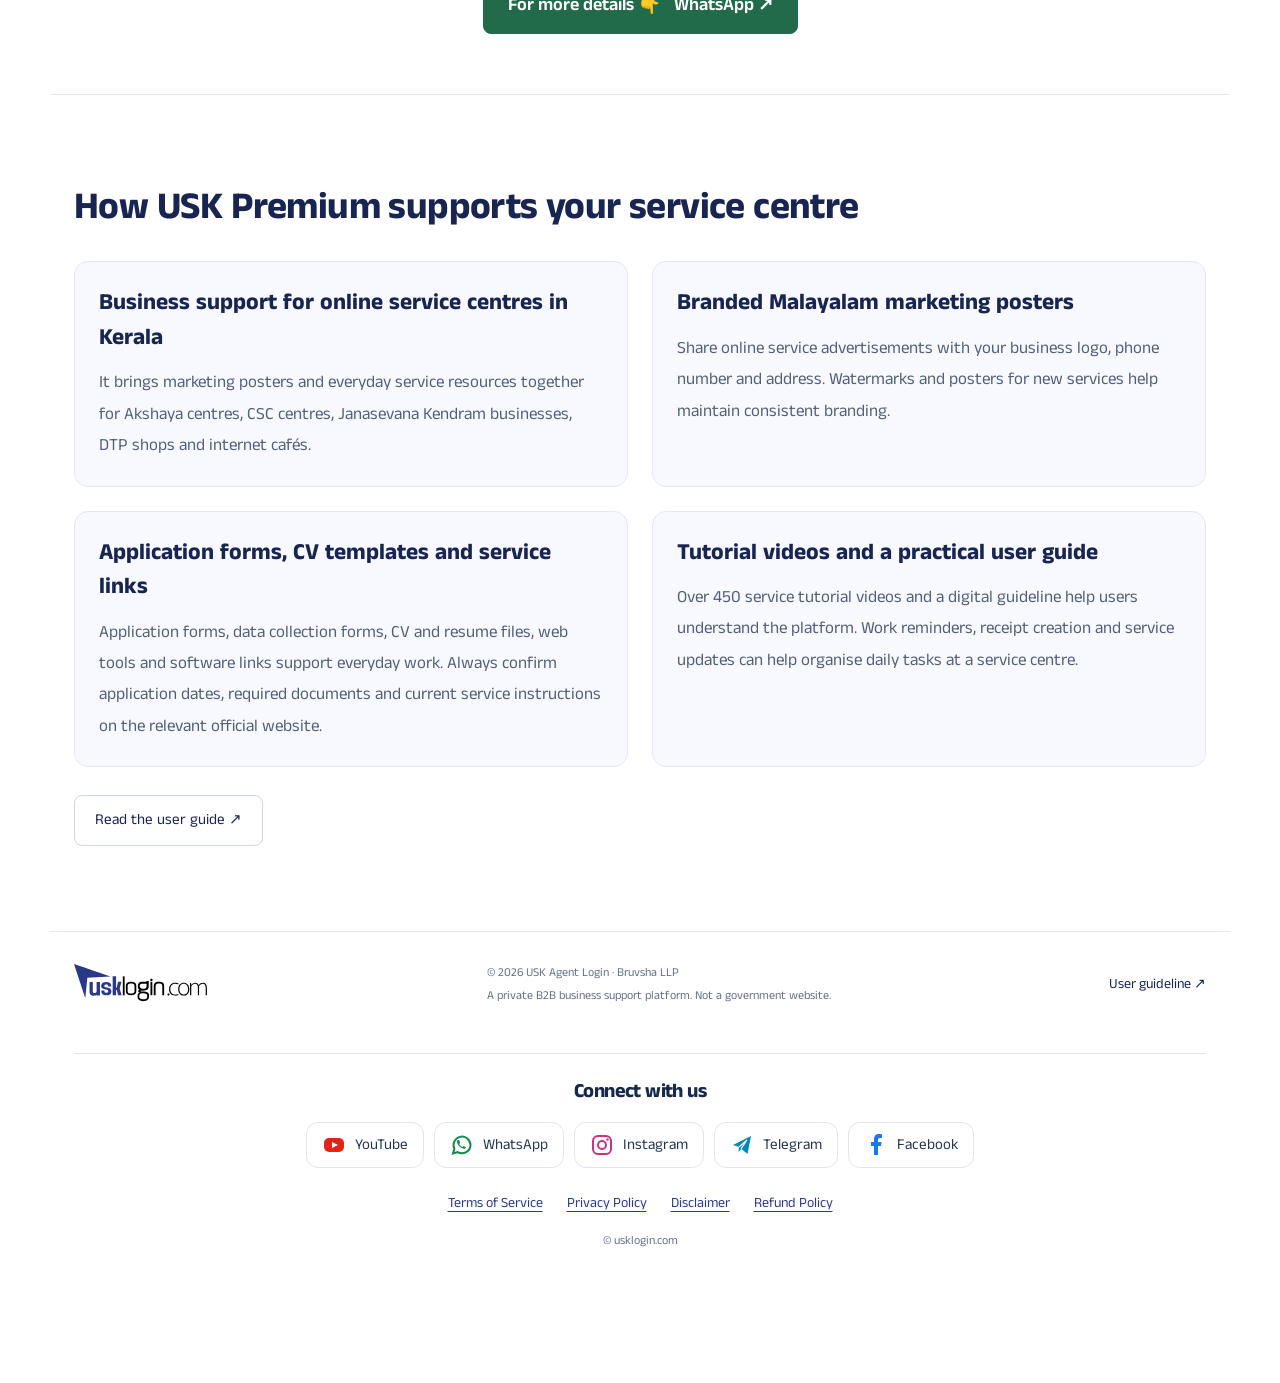
<file: templates/web/home/english.html>
<!DOCTYPE html><html lang="en"><head><meta charset="utf-8"><meta name="viewport" content="width=device-width,initial-scale=1"><title>USK Agent Login | Malayalam Posters & Kerala Service Centre Tools</title><meta name="description" content="Explore USK Agent Login for Kerala service centres: 2,000+ branded posters, 850+ service links, 450+ tutorials, application forms, CV templates and online tools."><link rel="icon" type="image/svg+xml" href="assets/images/favicon.svg?v=2"><link href="assets/css/fonts.css" rel="stylesheet"><link rel="stylesheet" href="assets/css/style.css">
<meta name="keywords" content="USK Login, USK Agent Login, USK Premium, Kerala online service centre software, Malayalam poster maker, branded service posters, Akshaya centre marketing tools, CSC centre poster software, Janasevana Kendram software, online service updates, application form download, data collection forms, CV resume templates, service tutorial videos, service links, online tools, business branding, Bruvsha LLP, ഓൺലൈൻ സേവന കേന്ദ്രം, ജനസേവന കേന്ദ്രം, മലയാളം മാർക്കറ്റിംഗ് പോസ്റ്ററുകൾ, സേവന പോസ്റ്ററുകൾ, അപേക്ഷ ഫോമുകൾ, വീഡിയോ ട്യൂട്ടോറിയലുകൾ">
<meta name="robots" content="index, follow, max-image-preview:large">
<meta name="author" content="Bruvsha LLP">
<meta name="theme-color" content="#293b91">
<meta property="og:type" content="website">
<meta property="og:site_name" content="USK Agent Login Premium">
<meta property="og:locale" content="en_IN">
<meta property="og:title" content="USK Agent Login | Malayalam Posters &amp; Kerala Service Centre Tools">
<meta property="og:description" content="Explore USK Agent Login for Kerala service centres: 2,000+ branded posters, 850+ service links, 450+ tutorials, application forms, CV templates and online tools.">
<meta name="twitter:card" content="summary">
<meta name="twitter:title" content="USK Agent Login | Malayalam Posters &amp; Kerala Service Centre Tools">
<meta name="twitter:description" content="Explore USK Agent Login for Kerala service centres: 2,000+ branded posters, 850+ service links, 450+ tutorials, application forms, CV templates and online tools.">
<script type="application/ld+json">{"@context": "https://schema.org", "@type": "SoftwareApplication", "name": "USK Agent Login Premium", "applicationCategory": "BusinessApplication", "operatingSystem": "Web browser", "inLanguage": "en", "description": "USK Agent Login Premium for online service centres: branded posters, service links, forms, CV templates and Malayalam video tutorials.", "publisher": {"@type": "Organization", "name": "Bruvsha LLP"}}</script>
<link rel="alternate" hreflang="ml" href="index.html"><link rel="alternate" hreflang="en" href="english.html"><link rel="alternate" hreflang="x-default" href="index.html"><link rel="stylesheet" href="assets/css/review-popup.css"><link rel="stylesheet" href="assets/css/policies.css"><link rel="stylesheet" href="assets/css/mobile.css"><link rel="stylesheet" href="assets/css/contact-floats.css">
<link rel="stylesheet" href="assets/css/final-refinements.css?v=1"></head><body class="has-contact-floats has-sticky-offer"><a class="skip-link" href="#main-content">Skip to content</a>
<div class="announcement">A smart start to your business growth <span>PREMIUM OFFER · ₹1,000 OFF</span><a href="#pricing">View offer ↗</a></div>
<header class="sales-header"><a href="#" aria-label="USK Login home"><img src="assets/images/logo.svg" alt="USK Agent Login" class="logo"></a><nav aria-label="Main navigation"><a href="#benefits">Features</a><a href="#videos">Video</a><a href="#about">About us</a><a href="guideline-en.html">Guide</a></nav><div class="language-control"><label for="site-language">Language</label><select id="site-language" aria-label="Language"><option value="ml" lang="ml">മലയാളം</option><option value="en" selected lang="en">English</option></select><noscript><a href="index.html" lang="ml">മലയാളം</a> / <a href="english.html" lang="en">English</a></noscript></div><button class="button small" data-offer>Get the offer <span>↗</span></button></header>
<main id="main-content"><section class="hero wrap"><div class="hero-copy"><div class="eyebrow"><span class="dot"></span> YOUR BUSINESS. THE NEXT LEVEL.</div><h1>Your service centre.<br><span>Ready for the<br>next level.</span></h1><p class="lead">Do you run an online service centre? Experience the next stage of your business growth.</p><p class="muted">From marketing posters to service information — the support your business needs, in one login.</p><div class="actions"><button class="button" data-offer>Get Premium <span>↗</span></button><a class="watch" href="#videos"><b>▶</b> How does it work?</a></div><div class="micro"><span>✓ Mobile & PC friendly</span><span>✓ No design skills needed</span></div></div><div class="hero-art"><div class="orbit"></div><div class="floating top"><span class="mini-icon">✦</span><div><strong>Your brand.</strong><small>On every poster.</small></div></div><img src="assets/images/illustration.svg" class="illustration" alt="Illustration of USK online services"><div class="floating bottom"><span class="mini-icon green">↗</span><div><strong>Market smarter</strong><small>Explore more opportunities</small></div><span class="check">✓</span></div><div class="art-label">BUILT FOR SERVICE CENTRE ENTREPRENEURS</div></div></section>
<section class="stats wrap" aria-label="Premium highlights"><div><strong>850<span>+</span></strong><p>Online services</p></div><div><strong>2,000<span>+</span></strong><p>Service posters</p></div><div><strong>450<span>+</span></strong><p>Tutorial videos</p></div><div><strong>30<span>+</span></strong><p>CV / Resume templates</p></div><div><strong>100<span>+</span></strong><p>Forms</p></div><div><strong>25<span>+</span></strong><p>Data collection forms</p></div><div><strong>50<span>+</span></strong><p>Tools / Software</p></div><div><strong>20<span>+</span></strong><p>Features</p></div></section>
<section class="audience wrap"><p class="eyebrow">MADE FOR YOUR BUSINESS</p><h2>A digital assistant<br>for your business.</h2><div class="chips" id="audiences"><span>Akshaya centres</span><span>Photocopy / DTP centres</span><span>CSC centres</span><span>Travel agencies</span><span>Janasevana centres</span><span>Internet cafes</span><span>RTO service providers</span><span>Ward service centres</span><span>Other online service centres</span></div></section>
<section class="features section" id="benefits"><div class="wrap"><div class="section-heading"><div><p class="eyebrow">ONE LOGIN. MORE POSSIBILITIES.</p><h2>Simplify your services.<br><span>Grow your business.</span></h2></div><p>Everything you need for daily tasks and consistent marketing, in one place.</p></div><div class="feature-spotlight"><div><div class="tag">MARKETING MADE SIMPLE</div><h3>Advertisements<br>with your branding.</h3><p>2,000+ advertising posters for online services. Download and share them with your logo, phone number and address.</p><ul class="ticks"><li>Posters with your business details</li><li>Option to add your own watermark</li><li>Advertising posters for new services</li><li>Login at a low price</li><li>No design skills needed</li><li>Use on mobile phones and computers</li><li>20+ features to help increase revenue</li></ul><button class="text-button" data-offer>Get this for my business ↗</button></div><div class="poster-stack"><div class="poster back"></div><div class="poster"><div class="poster-label">YOUR BRAND · YOUR BUSINESS</div><div class="poster-symbol">↗</div><h4>Take your services<br>to more people.</h4><div class="poster-rule"></div><p>Service updates • Marketing • Branding</p><div class="poster-footer"><span>Your logo</span><div>Your business name<small>Phone number · Address</small></div></div></div><small class="sample">Branding illustration — not an actual poster</small></div></div><div class="feature-grid" id="feature-grid"><article class="feature-card"><span class="feature-icon" aria-hidden="true">↗</span><div><h3>Strengthen your marketing</h3><p>Use posters regularly to introduce your services and grow your brand.</p></div></article><article class="feature-card"><span class="feature-icon" aria-hidden="true">✦</span><div><h3>Easy to use</h3><p>Work quickly and easily without special design skills. Access posters at a low cost.</p></div></article><article class="feature-card"><span class="feature-icon" aria-hidden="true">▣</span><div><h3>Mobile / PC friendly</h3><p>A web app designed for use on mobile phones and computers.</p></div></article><article class="feature-card"><span class="feature-icon" aria-hidden="true">≡</span><div><h3>Service information and links</h3><p>Find information on new services and the relevant service links in one place.</p></div></article><article class="feature-card"><span class="feature-icon" aria-hidden="true">▤</span><div><h3>Receipt creation</h3><p>Create payment receipts for the services you provide to customers.</p></div></article><article class="feature-card"><span class="feature-icon" aria-hidden="true">↓</span><div><h3>Application forms</h3><p>Download application forms and other documents needed to deliver services.</p></div></article><article class="feature-card"><span class="feature-icon" aria-hidden="true">◉</span><div><h3>WhatsApp updates</h3><p>Access a WhatsApp group with the latest updates on online services.</p></div></article><article class="feature-card"><span class="feature-icon" aria-hidden="true">▧</span><div><h3>CV / Resume files</h3><p>Document templates to prepare CVs and resumes with qualifications and work experience.</p></div></article><article class="feature-card"><span class="feature-icon" aria-hidden="true">◇</span><div><h3>Back-office services</h3><p>Get back-office support for additional services such as business services and website design.</p></div></article><article class="feature-card"><span class="feature-icon" aria-hidden="true">⌘</span><div><h3>Web tools</h3><p>Access various online tools that make service delivery easier.</p></div></article><article class="feature-card"><span class="feature-icon" aria-hidden="true">▷</span><div><h3>450+ video tutorials</h3><p>Tutorial videos to help you understand and carry out different services.</p></div></article><article class="feature-card"><span class="feature-icon" aria-hidden="true">⇩</span><div><h3>Software links</h3><p>Download links for software needed for work related to online services.</p></div></article><article class="feature-card"><span class="feature-icon" aria-hidden="true">✓</span><div><h3>Work reminders</h3><p>Keep notes on pending tasks and remove them once completed.</p></div></article><article class="feature-card"><span class="feature-icon" aria-hidden="true">▥</span><div><h3>Digital guidebook</h3><p>A USK digital guide with instructions to help you use the web app.</p></div></article><article class="feature-card"><span class="feature-icon" aria-hidden="true">+</span><div><h3>Request posters</h3><p>Request posters for online services that are not currently included.</p></div></article><article class="feature-card"><span class="feature-icon" aria-hidden="true">↻</span><div><h3>Software updates</h3><p>Updates to introduce features, fix bugs and improve the web login.</p></div></article><article class="feature-card"><span class="feature-icon" aria-hidden="true">✧</span><div><h3>Agent association certificate</h3><p>Download a USK Login Agent Association certificate for using the posters.</p></div></article><article class="feature-card"><span class="feature-icon" aria-hidden="true">◎</span><div><h3>Your branding</h3><p>Include your logo, phone number, address and watermark on posters.</p></div></article></div></div></section>
<section class="section wrap value"><div><p class="eyebrow">MORE VALUE. EVERY DAY.</p><h2>A small investment.<br>New possibilities.</h2><p class="muted">Consistent marketing helps customers remember your business. Save time searching for service links and tools, too.</p><div class="value-note">A digital assistant to support your business marketing, much like an extra member of staff.</div></div><div class="value-list"><article><span>01</span><div><h3>Save on design costs</h3><p>2,000+ posters, including 500+ general service posters available as soon as you log in.</p></div></article><article><span>02</span><div><h3>Opportunities to offer more</h3><p>Helps you market more services and find new business opportunities.</p></div></article><article><span>03</span><div><h3>Save time and effort</h3><p>Service information, forms, tutorials and tools — all in one place.</p></div></article></div><div class="calculator"><div><p class="eyebrow">Explore your potential</p><h3>Additional daily business: <output id="daily-value">₹100</output></h3><input id="daily" type="range" min="0" max="500" step="10" value="100" aria-label="Additional daily business amount"><div class="range-labels"><span>₹0</span><span>₹500</span></div></div><div class="calc-result"><small>Additional business over 30 days</small><strong id="monthly">₹3,000</strong><small>An illustrative calculation, not profit after costs or a guarantee of income.</small></div></div></section>
<section class="section videos" id="videos"><div class="wrap"><div class="section-heading"><div><p class="eyebrow">WATCH. UNDERSTAND. GET STARTED.</p><h2>See how it works.<br>Get started.</h2></div><a class="outline" href="https://www.youtube.com/playlist?list=PL05B7JvM8Xt4mNsRYE3aGVjFIPlmkET22" target="_blank" rel="noopener">Customer reviews ↗</a></div><p class="media-language-note">These videos are presented in Malayalam.</p><div class="video-grid" id="video-grid"><a class="video" href="https://www.youtube.com/watch?v=PxXjZXmK2Go" target="_blank" rel="noopener"><div class="video-thumb"><img src="assets/images/kerala-online-services-usk-login-video.png" alt="" loading="lazy"><span class="play" aria-hidden="true">▶</span></div><h3>Premium benefits in one minute</h3><small>PLAY VIDEO ▶</small></a><a class="video" href="https://www.youtube.com/watch?v=p7UTs4PIgi0" target="_blank" rel="noopener"><div class="video-thumb"><img src="assets/images/kerala-online-services-usk-login-video.png" alt="" loading="lazy"><span class="play" aria-hidden="true">▶</span></div><h3>Subscription explained: Malayalam cartoon video</h3><small>PLAY VIDEO ▶</small></a><a class="video" href="https://www.youtube.com/watch?v=xSWtBkuOGiA" target="_blank" rel="noopener"><div class="video-thumb"><img src="assets/images/kerala-online-services-usk-login-video.png" alt="" loading="lazy"><span class="play" aria-hidden="true">▶</span></div><h3>An asset for Janasevana centres</h3><small>PLAY VIDEO ▶</small></a><a class="video" href="https://www.youtube.com/watch?v=BtCsoalx4s8" target="_blank" rel="noopener"><div class="video-thumb"><img src="assets/images/kerala-online-services-usk-login-video.png" alt="" loading="lazy"><span class="play" aria-hidden="true">▶</span></div><h3>More possibilities with one website</h3><small>PLAY VIDEO ▶</small></a><a class="video" href="https://www.youtube.com/watch?v=fq_L0yVH2go" target="_blank" rel="noopener"><div class="video-thumb"><img src="assets/images/kerala-online-services-usk-login-video.png" alt="" loading="lazy"><span class="play" aria-hidden="true">▶</span></div><h3>USK Agent Login — video introduction</h3><small>PLAY VIDEO ▶</small></a><a class="video" href="https://www.youtube.com/watch?v=w28qKFq0C_0" target="_blank" rel="noopener"><div class="video-thumb"><img src="assets/images/kerala-online-services-usk-login-video.png" alt="" loading="lazy"><span class="play" aria-hidden="true">▶</span></div><h3>Grow your service centre business smarter</h3><small>PLAY VIDEO ▶</small></a></div></div></section>

<section class="section wrap" id="voice-reviews"><div class="section-heading"><div><p class="eyebrow">REAL VOICES. REAL EXPERIENCES.</p><h2>Hear from<br>our users.</h2></div><p>Our users share their opinions and experiences. Press play below to listen.</p></div><p class="media-language-note">Original customer recordings are in Malayalam.</p><div class="voice-grid"><article class="voice-card"><div class="voice-avatar" aria-hidden="true">♫</div><h3>Bijesh</h3><p>USK Agent Login · Customer voice review</p><audio controls preload="none" aria-label="Bijesh customer review"><source src="assets/audio/bijesh.mp3" type="audio/mpeg">Your browser does not support audio playback.</audio><a class="audio-download" href="assets/audio/bijesh.mp3" download>Download audio ↓</a></article><article class="voice-card"><div class="voice-avatar" aria-hidden="true">♫</div><h3>Frenil Fransis</h3><p>USK Agent Login · Customer voice review</p><audio controls preload="none" aria-label="Frenil Fransis customer review"><source src="assets/audio/frenil-fransis.mp3" type="audio/mpeg">Your browser does not support audio playback.</audio><a class="audio-download" href="assets/audio/frenil-fransis.mp3" download>Download audio ↓</a></article><article class="voice-card"><div class="voice-avatar" aria-hidden="true">♫</div><h3>Nevin Thomas · Thrissur</h3><p>USK Agent Login · Customer voice review</p><audio controls preload="none" aria-label="Nevin Thomas · Thrissur customer review"><source src="assets/audio/nevin-thomas.mp3" type="audio/mpeg">Your browser does not support audio playback.</audio><a class="audio-download" href="assets/audio/nevin-thomas.mp3" download>Download audio ↓</a></article></div><div class="media-callout"><p>🔊 Find more voice reviews from users sharing their opinions and experiences at the YouTube link below. 🤝</p><a class="button" href="https://www.youtube.com/playlist?list=PL05B7JvM8Xt4mNsRYE3aGVjFIPlmkET22" target="_blank" rel="noopener">More reviews · USK Agent Login – User Reviews ↗</a></div></section>
<section class="section poster-section" id="poster-samples"><div class="wrap"><div class="section-heading"><div><p class="eyebrow">A LOOK AT YOUR NEXT POST</p><h2>Explore sample posters.<br>Access 2,000+ posters through your login!</h2></div><p>Explore the marketing possibilities for your business. Click a poster to view it at a larger size.</p></div><p class="media-language-note">Original sample posters are in Malayalam.</p><div class="poster-gallery"><button class="poster-tile" data-poster="assets/images/poster-sample-01.png" data-title="NORKA Returnee ID Card application"><img src="assets/images/poster-sample-01.png" alt="NORKA Returnee ID Card application — USK marketing poster sample" loading="lazy"><span>NORKA Returnee ID Card application <b>↗</b></span></button><button class="poster-tile" data-poster="assets/images/poster-sample-02.png" data-title="Motor Workers Welfare Fund services"><img src="assets/images/poster-sample-02.png" alt="Motor Workers Welfare Fund services — USK marketing poster sample" loading="lazy"><span>Motor Workers Welfare Fund services <b>↗</b></span></button><button class="poster-tile" data-poster="assets/images/poster-sample-03.png" data-title="Railway recruitment notice"><img src="assets/images/poster-sample-03.png" alt="Railway recruitment notice — USK marketing poster sample" loading="lazy"><span>Railway recruitment notice <b>↗</b></span></button><button class="poster-tile" data-poster="assets/images/poster-sample-04.png" data-title="Imbichi Bava housing renovation scheme"><img src="assets/images/poster-sample-04.png" alt="Imbichi Bava housing renovation scheme — USK marketing poster sample" loading="lazy"><span>Imbichi Bava housing renovation scheme <b>↗</b></span></button><button class="poster-tile" data-poster="assets/images/poster-sample-05.png" data-title="Passport application"><img src="assets/images/poster-sample-05.png" alt="Passport application — USK marketing poster sample" loading="lazy"><span>Passport application <b>↗</b></span></button><button class="poster-tile" data-poster="assets/images/poster-sample-06.png" data-title="Excess building permit fee refund"><img src="assets/images/poster-sample-06.png" alt="Excess building permit fee refund — USK marketing poster sample" loading="lazy"><span>Excess building permit fee refund <b>↗</b></span></button><button class="poster-tile" data-poster="assets/images/poster-sample-07.png" data-title="Dairy farmer registration"><img src="assets/images/poster-sample-07.png" alt="Dairy farmer registration — USK marketing poster sample" loading="lazy"><span>Dairy farmer registration <b>↗</b></span></button><button class="poster-tile" data-poster="assets/images/poster-sample-08.png" data-title="Passport services"><img src="assets/images/poster-sample-08.png" alt="Passport services — USK marketing poster sample" loading="lazy"><span>Passport services <b>↗</b></span></button><button class="poster-tile" data-poster="assets/images/poster-sample-09.png" data-title="NORKA Returnee ID Card"><img src="assets/images/poster-sample-09.png" alt="NORKA Returnee ID Card — USK marketing poster sample" loading="lazy"><span>NORKA Returnee ID Card <b>↗</b></span></button><button class="poster-tile" data-poster="assets/images/poster-sample-10.png" data-title="Fake message awareness"><img src="assets/images/poster-sample-10.png" alt="Fake message awareness — USK marketing poster sample" loading="lazy"><span>Fake message awareness <b>↗</b></span></button><button class="poster-tile" data-poster="assets/images/poster-sample-11.png" data-title="UAE employment visa — PCC"><img src="assets/images/poster-sample-11.png" alt="UAE employment visa — PCC — USK marketing poster sample" loading="lazy"><span>UAE employment visa — PCC <b>↗</b></span></button><button class="poster-tile" data-poster="assets/images/poster-sample-12.png" data-title="NMMS scholarship"><img src="assets/images/poster-sample-12.png" alt="NMMS scholarship — USK marketing poster sample" loading="lazy"><span>NMMS scholarship <b>↗</b></span></button></div><p class="sample-disclaimer">These are design samples. Dates and service details on the posters should not be treated as current announcements. Posters available through your login will carry your own watermark and branding.</p><div class="media-callout whatsapp-callout"><h3>Want more samples?</h3><p>👉 Visit the WhatsApp channel to see samples of posters available through USK Agent Premium.</p><p class="muted">Note: The link includes only around fifteen samples from 2,000 posters.</p><a class="button whatsapp-button" href="https://whatsapp.com/channel/0029VbCGGwM5Ui2RWLBp871H" target="_blank" rel="noopener">More sample posters · WhatsApp Channel ↗</a></div></div></section>
<section class="section wrap" id="pricing"><div class="pricing"><div class="pricing-copy"><p class="eyebrow">YOUR NEXT CHAPTER STARTS HERE</p><h2>Start today.<br>Make your business<br><span>smarter.</span></h2><p>Get marketing resources, service information and business support in one place with USK Agent Login Premium.</p><div class="offer-points"><span>✓ Branded posters</span><span>✓ Video tutorials</span><span>✓ Service links and tools</span><span>✓ New updates</span></div></div><div class="price-card"><div class="price-top"><span>Agent Login</span><b>PREMIUM</b></div><div class="save">Special offer · Save ₹1,000</div><div class="price"><del>₹3,499</del><strong>₹2,499</strong></div><p>Previously supplied offer price</p><button class="button" data-offer>Register now ↗</button><small>Confirm the current amount, subscription period and terms on the special-offer payment page.</small><div class="payment-note">Special-offer payment link ↗</div><a class="button whatsapp-button contact-whatsapp" href="https://api.whatsapp.com/send?phone=917306502050&amp;text=USK-Agent-Login-Premium" target="_blank" rel="noopener">For more details 👇 <span lang="en">WhatsApp ↗</span></a></div></div></section>
<section class="section about" id="about"><div class="wrap"><div class="about-grid"><div><p class="eyebrow">THE PEOPLE BEHIND THE PLATFORM</p><h2>About us</h2><img class="about-logo" src="assets/images/logo.svg" alt="USK Agent Login"><p class="muted">A web login tool to help grow your revenue!</p></div><div><p>USK Agent Login is a B2B (business-to-business) web application created for online service centres by the startup Bruvsha LLP.</p><p>Bruvsha LLP has received DPIIT Startup Recognition and Kerala Startup Mission Unique ID certification.</p><p>The platform combines technology with easy-to-use features to help businesses deliver better services at a lower cost and access posters for their marketing.</p><details><summary>Learn more about our journey</summary><p>As digital threats evolve, our team recognised the need for strong authentication and a user-friendly login experience. USK Agent Login began with a mission to improve the online services sector.</p><p>We continue to update and improve the platform to serve users better. Our aim is to introduce new features that help your business move to the next level as needs change.</p></details></div></div><div class="mission-grid"><article><span>01 / OUR VISION</span><h3>A comprehensive solution.</h3><p>Find comprehensive solutions to the problems and challenges faced by internet service providers.</p></article><article><span>02 / OUR MISSION</span><h3>Better service.</h3><p>A platform that helps providers deliver services more easily, discover more income opportunities and offer a better customer experience.</p></article><article><span>03 / OUR GOAL</span><h3>Knowledge for everyone.</h3><p>Bring information about new services to people through service providers and help ensure that services are delivered well.</p></article></div></div></section>
<section class="wrap guideline-promo"><div><p class="eyebrow">USER GUIDELINE</p><h2>User guideline</h2><p>Learn how to use USK Agent Login with original screenshots from the supplied PDF and a clear explanation of each section.</p></div><a class="button" href="guideline-en.html">Explore the guide ↗</a></section><section class="section wrap faq" id="faq"><div><p class="eyebrow">LET’S MAKE IT CLEAR</p><h2>Have questions?</h2><p class="muted">What to know before you get started.</p></div><div id="faq-list"><details><summary>What is USK LOGIN?</summary><p>It is a B2B web application that helps online service centres increase revenue and simplify their work by providing marketing posters, service links, forms, tutorials and more.</p></details><details><summary>Is USK LOGIN a government website?</summary><p>No. It is a private business support web platform. Official websites for government services are separate.</p></details><details><summary>How do I pay?</summary><p>Use the offer button to access the payment link provided by USK Login. Review the current amount and terms before paying.</p></details><details><summary>Is the ₹2,499 price still available?</summary><p>The regular subscription charge is ₹3,499. During the special-offer period, the service is available for ₹2,499. Click the offer button to check whether the offer is currently available.</p></details><details><summary>Do I need design skills?</summary><p>No special design skills are needed. Video tutorials and a digital guide are available to help you get started.</p></details><details><summary>Can I use it on my phone?</summary><p>Yes. USK Agent Login is a web application designed for mobile phones and computers.</p></details></div></section>
<section class="final-cta wrap"><span class="eyebrow">GROW WITH USK</span><h2>Take the next step<br>for your business today.</h2><button class="button" data-offer>View the Premium offer ↗</button><div class="contact-action"><a class="button whatsapp-button contact-whatsapp" href="https://api.whatsapp.com/send?phone=917306502050&amp;text=USK-Agent-Login-Premium" target="_blank" rel="noopener">For more details 👇 <span lang="en">WhatsApp ↗</span></a></div></section><section class="section wrap service-explainer" aria-labelledby="explainer-title"><h2 id="explainer-title">How USK Premium supports your service centre</h2><div class="explainer-grid"><article><h3>Business support for online service centres in Kerala</h3><p>It brings marketing posters and everyday service resources together for Akshaya centres, CSC centres, Janasevana Kendram businesses, DTP shops and internet cafés.</p></article><article><h3>Branded Malayalam marketing posters</h3><p>Share online service advertisements with your business logo, phone number and address. Watermarks and posters for new services help maintain consistent branding.</p></article><article><h3>Application forms, CV templates and service links</h3><p>Application forms, data collection forms, CV and resume files, web tools and software links support everyday work. Always confirm application dates, required documents and current service instructions on the relevant official website.</p></article><article><h3>Tutorial videos and a practical user guide</h3><p>Over 450 service tutorial videos and a digital guideline help users understand the platform. Work reminders, receipt creation and service updates can help organise daily tasks at a service centre.</p></article></div><a class="outline" href="guideline-en.html">Read the user guide ↗</a></section></main>
<footer class="wrap"><img src="assets/images/logo.svg" alt="USK Agent Login"><p>© <span id="year"></span> USK Agent Login · Bruvsha LLP<br><small>A private B2B business support platform. Not a government website.</small></p><a href="guideline-en.html">User guideline ↗</a><div class="legal-footer"><div class="social-footer"><h2>Connect with us</h2><div class="social-links"><a class="social-link social-youtube" href="https://www.youtube.com/@usklogin/" target="_blank" rel="noopener noreferrer" aria-label="YouTube — USK Login"><svg viewBox="0 0 24 24" width="24" height="24" aria-hidden="true" focusable="false"><rect x="2" y="5" width="20" height="14" rx="5" fill="currentColor"/><path d="m10 9 6 3-6 3z" fill="white"/></svg><span>YouTube</span></a><a class="social-link social-whatsapp" href="https://api.whatsapp.com/send?phone=917306502050&amp;text=USK%20login" target="_blank" rel="noopener noreferrer" aria-label="WhatsApp — USK Login"><svg viewBox="0 0 24 24" width="24" height="24" aria-hidden="true" focusable="false"><path d="M20.5 11.7a8.5 8.5 0 0 1-12.8 7.4L3 20.5l1.4-4.6a8.5 8.5 0 1 1 16.1-4.2Z" fill="none" stroke="currentColor" stroke-width="2"/><path d="M8 7c-.7 0-1.2.8-1 1.8.7 3.9 3.6 6.5 7.3 7 .9.1 1.7-.8 1.7-1.5l-2.5-1.2-1.1 1c-1.5-.7-2.6-1.8-3.2-3.2l1-1.1L9 7Z" fill="currentColor"/></svg><span>WhatsApp</span></a><a class="social-link social-instagram" href="https://www.instagram.com/usklogin/" target="_blank" rel="noopener noreferrer" aria-label="Instagram — USK Login"><svg viewBox="0 0 24 24" width="24" height="24" aria-hidden="true" focusable="false"><rect x="3" y="3" width="18" height="18" rx="5" fill="none" stroke="currentColor" stroke-width="2"/><circle cx="12" cy="12" r="4" fill="none" stroke="currentColor" stroke-width="2"/><circle cx="17.5" cy="6.5" r="1.2" fill="currentColor"/></svg><span>Instagram</span></a><a class="social-link social-telegram" href="https://t.me/usklogin/" target="_blank" rel="noopener noreferrer" aria-label="Telegram — USK Login"><svg viewBox="0 0 24 24" width="24" height="24" aria-hidden="true" focusable="false"><path d="M21 3 17.5 21l-6-5-3 3 .5-5L3 12 21 3Z" fill="currentColor"/><path d="m9 14 8-7-6 9" fill="none" stroke="white" stroke-width="1.2"/></svg><span>Telegram</span></a><a class="social-link social-facebook" href="https://www.facebook.com/upabokthasevanakendram/" target="_blank" rel="noopener noreferrer" aria-label="Facebook — USK Login"><svg viewBox="0 0 24 24" width="24" height="24" aria-hidden="true" focusable="false"><path d="M14 22v-9h3l.5-4H14V7c0-1.2.3-2 2-2h2V1.4C17.6 1.2 16.2 1 14.7 1 11.5 1 10 3 10 6.5V9H7v4h3v9Z" fill="currentColor"/></svg><span>Facebook</span></a></div></div><nav aria-label="Policy pages"><a href="terms-en.html">Terms of Service</a><a href="privacy-en.html">Privacy Policy</a><a href="disclaimer-en.html">Disclaimer</a><a href="refund-en.html">Refund Policy</a></nav><p>© usklogin.com</p></div></footer>
<div class="sticky-offer"><div><small>USK PREMIUM</small><strong>₹2,499 <del>₹3,499</del></strong></div><button class="button small" data-offer>Get the offer ↗</button></div>
<dialog id="offer-dialog"><button class="close" aria-label="Close offer">×</button><div class="tag">USK Agent Login PREMIUM</div><h2>Give your business<br>a smart start.</h2><div class="save">₹1,000 off</div><div class="price"><del>₹3,499</del><strong>₹2,499</strong></div><p>This is the offer price. Check the current amount on the payment page.</p><a class="button" href="https://rzp.io/rzp/usk-agent-login-premium-offer" target="_blank" rel="noopener">Pay at the offer price ↗</a><button class="later">Let me learn more first</button></dialog>
<dialog id="video-dialog" class="media-dialog" aria-labelledby="video-title"><div class="media-dialog-header"><h2 id="video-title">Video</h2><button class="media-close" aria-label="Close video">×</button></div><div id="video-player" class="video-player"></div><p class="embed-help">If the video does not play here, <a id="video-external" href="https://www.youtube.com" target="_blank" rel="noopener">watch on YouTube ↗</a></p></dialog>
<dialog id="poster-dialog" class="media-dialog poster-dialog" aria-labelledby="poster-title"><div class="media-dialog-header"><h2 id="poster-title">Poster sample</h2><button class="media-close" aria-label="Close poster">×</button></div><img id="poster-full" alt=""><a id="poster-download" class="outline" href="https://agent.usklogin.com/" target="_blank" rel="noopener noreferrer">Download poster ↓</a></dialog>
<script src="assets/js/app-en.js" defer></script><script src="assets/js/language.js" defer></script><dialog id="review-offer-popup" lang="ml" aria-labelledby="review-offer-title" aria-describedby="review-offer-body"><div class="review-popup-toolbar"><span>USK Agent Login Premium</span><button class="review-popup-close" type="button" aria-label="സന്ദേശം അടയ്ക്കുക">×</button></div><div class="review-popup-scroll"><div class="review-popup-image"><img src="assets/images/popup-website.png" width="611" height="460" alt="ഓൺലൈൻ സേവന കേന്ദ്രങ്ങൾക്ക് വരുമാനം കൂട്ടാൻ വെബ് ലോഗിൻ ടൂൾ — USK Login, 20-ലധികം സവിശേഷതകൾ" decoding="async"></div><div class="review-popup-hero"><span class="review-popup-badge">USK Agent Login PREMIUM</span><div class="review-popup-mark" aria-hidden="true">↗</div><h2 id="review-offer-title">ഇനിയും ആലോചിച്ച്<br>സമയം കളയണോ?</h2><p class="review-popup-subtitle">നിങ്ങളുടെ ബിസിനസിന് ഒരു സ്മാർട്ട് തുടക്കം നൽകൂ.</p></div><div class="review-popup-content"><div class="review-popup-benefits"><span>✓ മാർക്കറ്റിംഗ് പോസ്റ്ററുകൾ</span><span>✓ സേവന സഹായങ്ങൾ</span><span>✓ സമയം ലാഭിക്കാം</span></div><div id="review-offer-body"><p>തുടക്കം മുതൽ ഞങ്ങളോടൊപ്പമുള്ള ഉപയോക്താക്കളിൽ നിന്ന് സോഫ്റ്റ്‌വെയറിനെക്കുറിച്ച് ഞങ്ങളുടെ ടീം അഭിപ്രായങ്ങൾ ശേഖരിച്ചു. സേവനങ്ങൾ എളുപ്പത്തിൽ നൽകാനും ദിവസേനയുള്ള ജോലികൾ ലളിതമാക്കാനും <strong>USK Login സഹായകരമാണെന്ന്</strong> അവർ പങ്കുവെച്ചു.</p><p class="review-popup-invite">ഞങ്ങളുടെ വാക്കുകൾ മാത്രം കേൾക്കേണ്ട—<br><strong>ഉപയോഗിക്കുന്നവരുടെ അനുഭവങ്ങൾ കേട്ടറിയൂ!</strong></p></div><div class="review-popup-actions"><a class="button review-popup-listen" href="https://www.youtube.com/playlist?list=PL05B7JvM8Xt4mNsRYE3aGVjFIPlmkET22" target="_blank" rel="noopener">♫ ഉപഭോക്താക്കളുടെ അഭിപ്രായങ്ങൾ കേൾക്കൂ ↗</a><a class="button review-popup-pay" href="https://pages.razorpay.com/usk-agent-login-premium-offer" target="_blank" rel="noopener">പ്രത്യേക ഓഫറിൽ രജിസ്റ്റർ ചെയ്യൂ ↗</a></div><p class="review-popup-note">നിലവിലെ നിരക്കും നിബന്ധനകളും പേയ്‌മെന്റ് പേജിൽ പരിശോധിക്കൂ.</p><button class="review-popup-later" type="button">ആദ്യം വെബ്സൈറ്റ് കാണാം</button></div></div></dialog><script src="assets/js/review-popup.js" defer></script><div class="contact-floats" role="group" aria-label="Contact USK Login"><a class="contact-float call" href="tel:+917306502050" aria-label="Call USK Login: +91 7306502050" title="Call USK Login"><svg viewBox="0 0 24 24" width="30" height="30" aria-hidden="true" focusable="false"><path fill="currentColor" d="M6.62 10.79a15.05 15.05 0 0 0 6.59 6.59l2.2-2.2a1 1 0 0 1 1.02-.24c1.12.37 2.33.57 3.57.57a1 1 0 0 1 1 1V20a1 1 0 0 1-1 1C10.61 21 3 13.39 3 4a1 1 0 0 1 1-1h3.5a1 1 0 0 1 1 1c0 1.25.2 2.45.57 3.57a1 1 0 0 1-.25 1.02z"/></svg></a><a class="contact-float whatsapp" href="https://wa.me/message/JYDWV2HLDLLOM1" target="_blank" rel="noopener noreferrer" aria-label="Chat with USK Login on WhatsApp" title="WhatsApp"><svg viewBox="0 0 24 24" width="24" height="24" aria-hidden="true" focusable="false"><path d="M20.5 11.7a8.5 8.5 0 0 1-12.8 7.4L3 20.5l1.4-4.6a8.5 8.5 0 1 1 16.1-4.2Z" fill="none" stroke="currentColor" stroke-width="2"/><path d="M8 7c-.7 0-1.2.8-1 1.8.7 3.9 3.6 6.5 7.3 7 .9.1 1.7-.8 1.7-1.5l-2.5-1.2-1.1 1c-1.5-.7-2.6-1.8-3.2-3.2l1-1.1L9 7Z" fill="currentColor"/></svg></a></div>
<a class="agent-login-float" href="https://agent.usklogin.com/" target="_blank" rel="noopener noreferrer" aria-label="Agent Login — opens in a new tab"><svg viewBox="0 0 24 24" width="20" height="20" fill="none" stroke="currentColor" stroke-width="2" stroke-linecap="round" stroke-linejoin="round" aria-hidden="true"><path d="M14 3h5a2 2 0 0 1 2 2v14a2 2 0 0 1-2 2h-5M3 12h12m-4-4 4 4-4 4"/></svg><span>Agent Login</span></a>
</body></html>
</file>
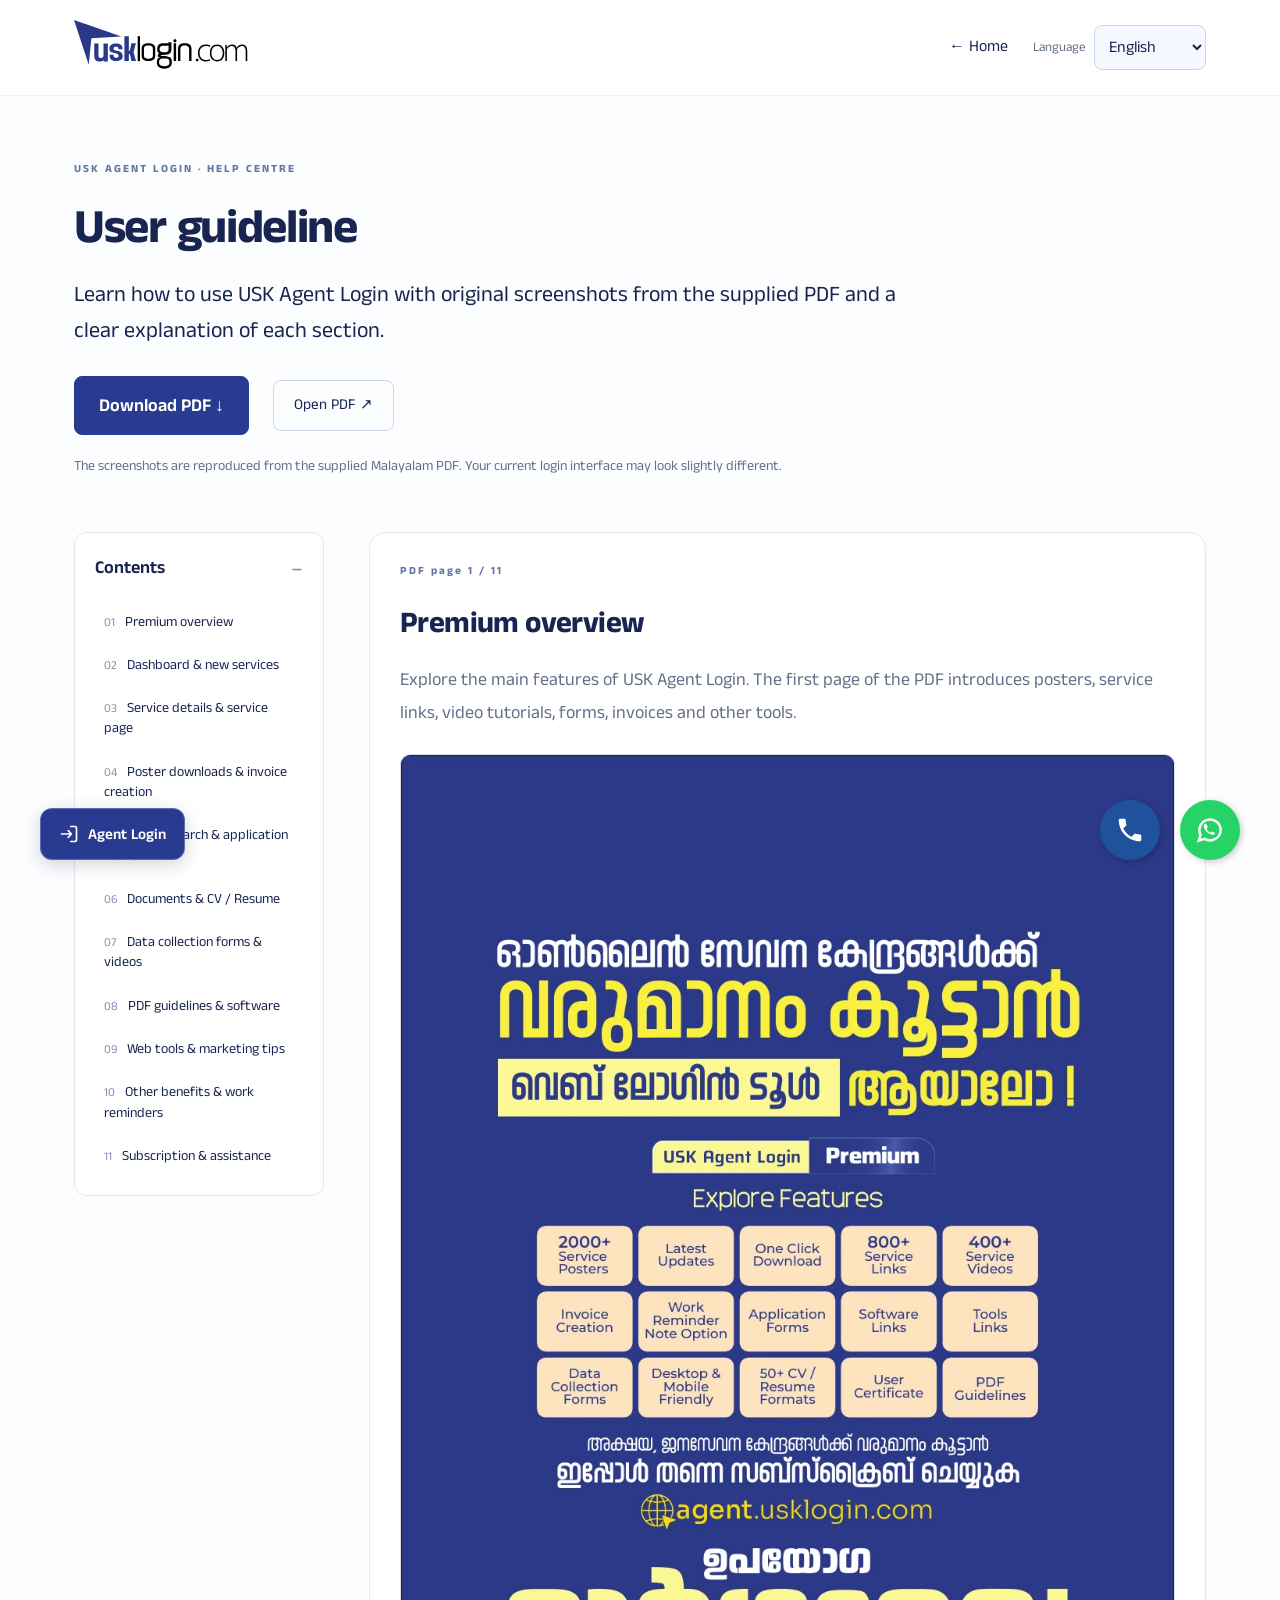
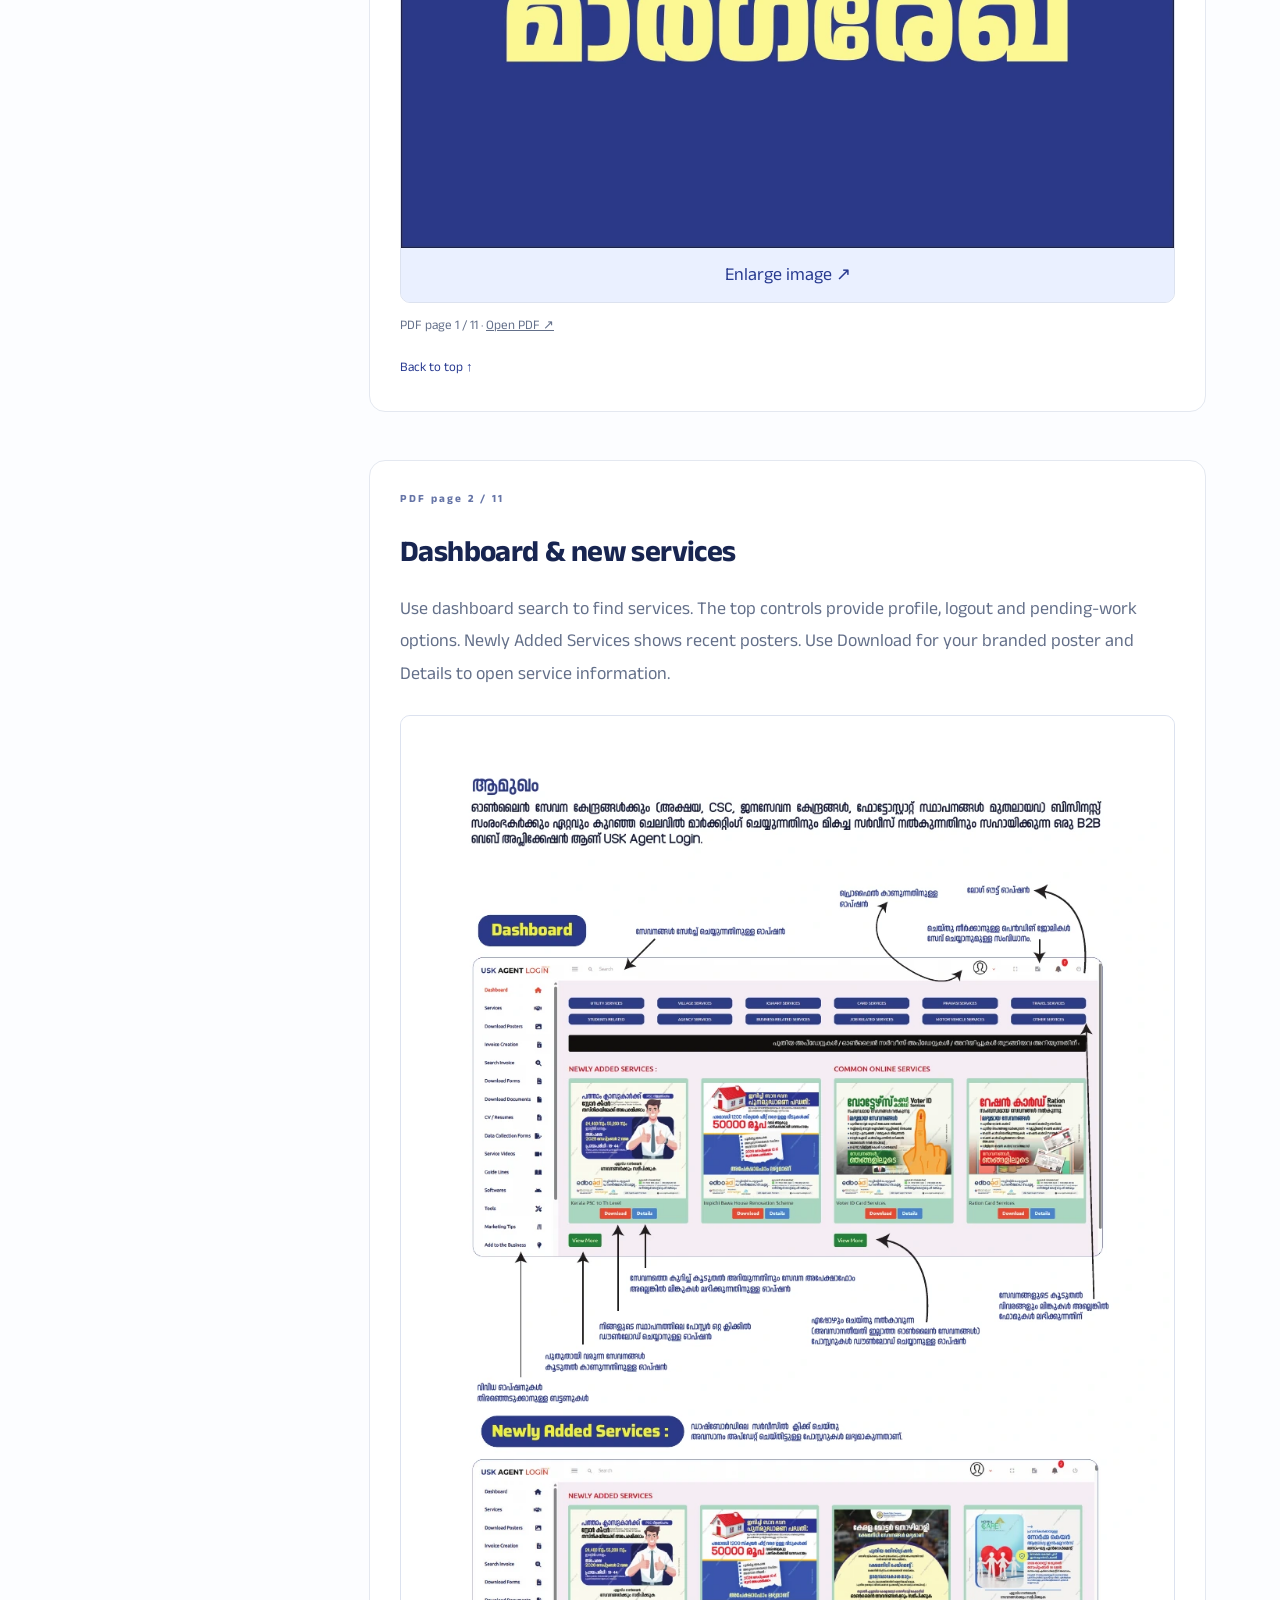
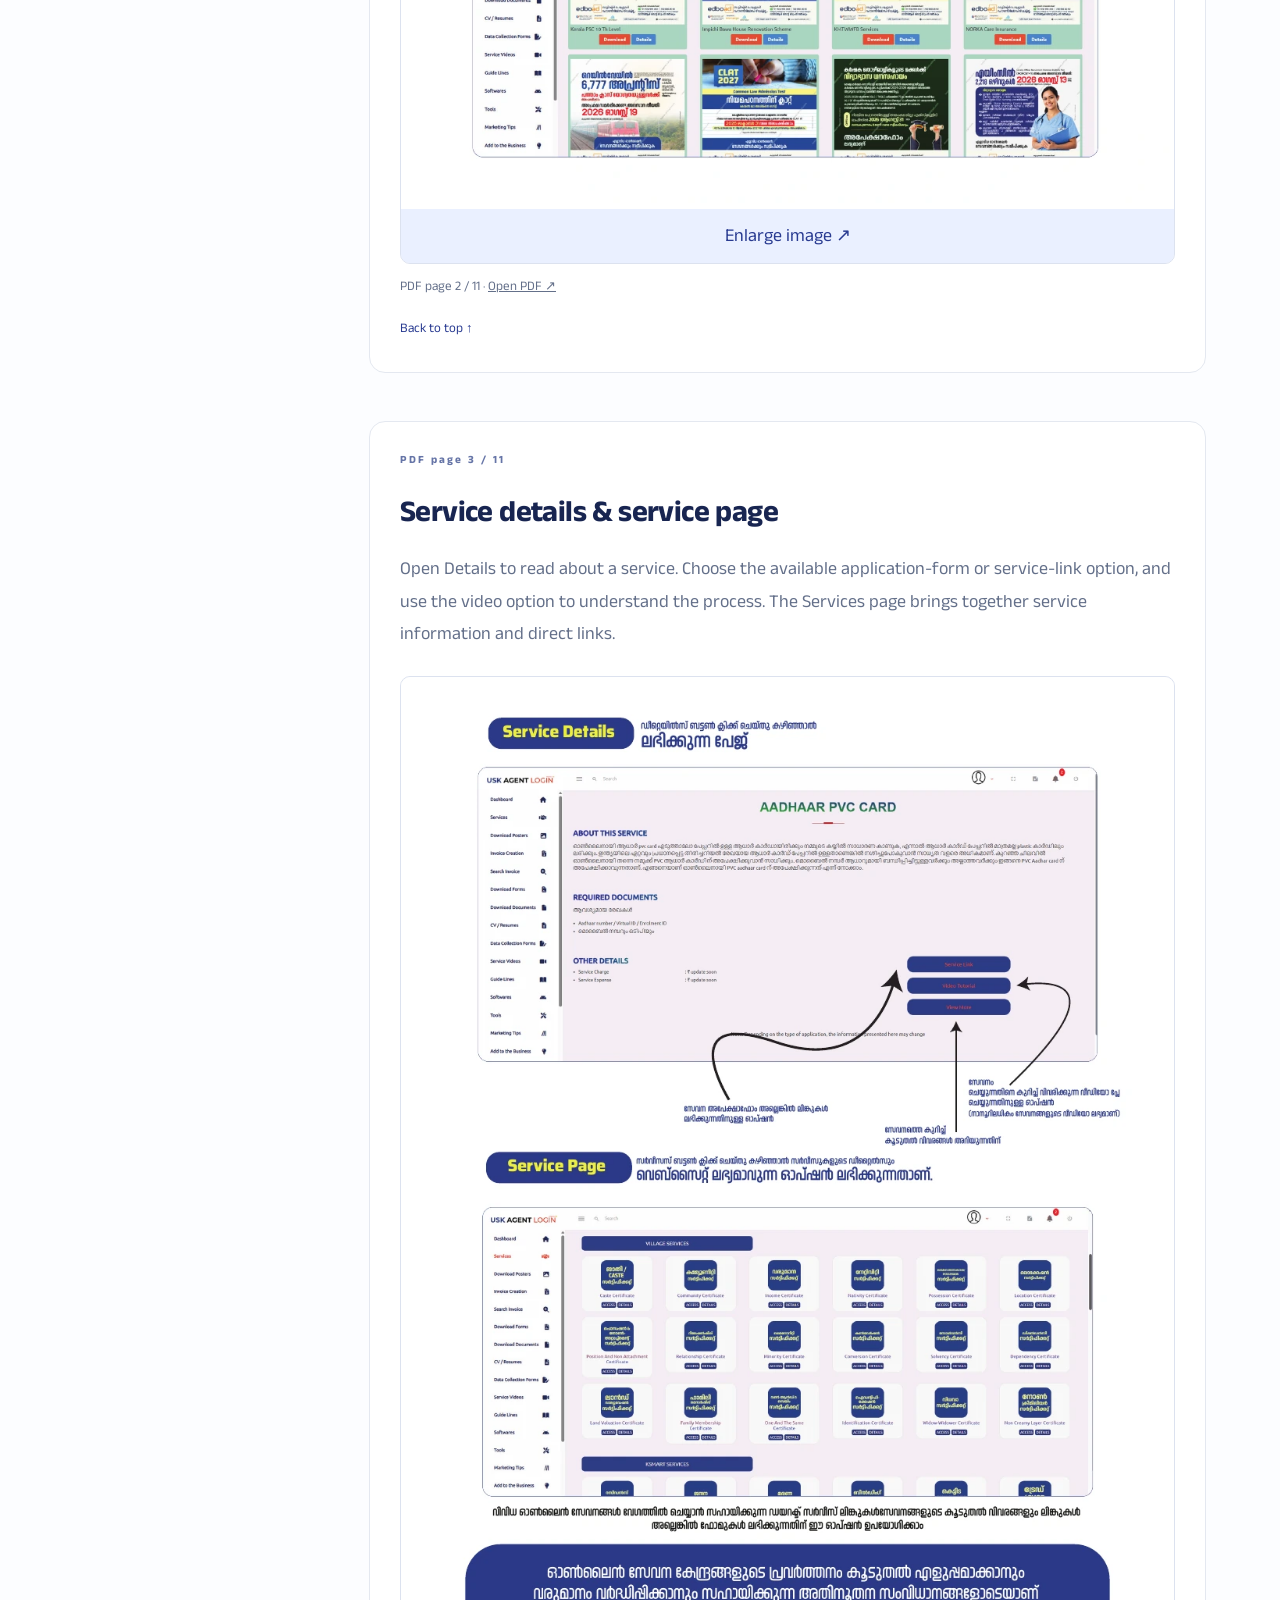
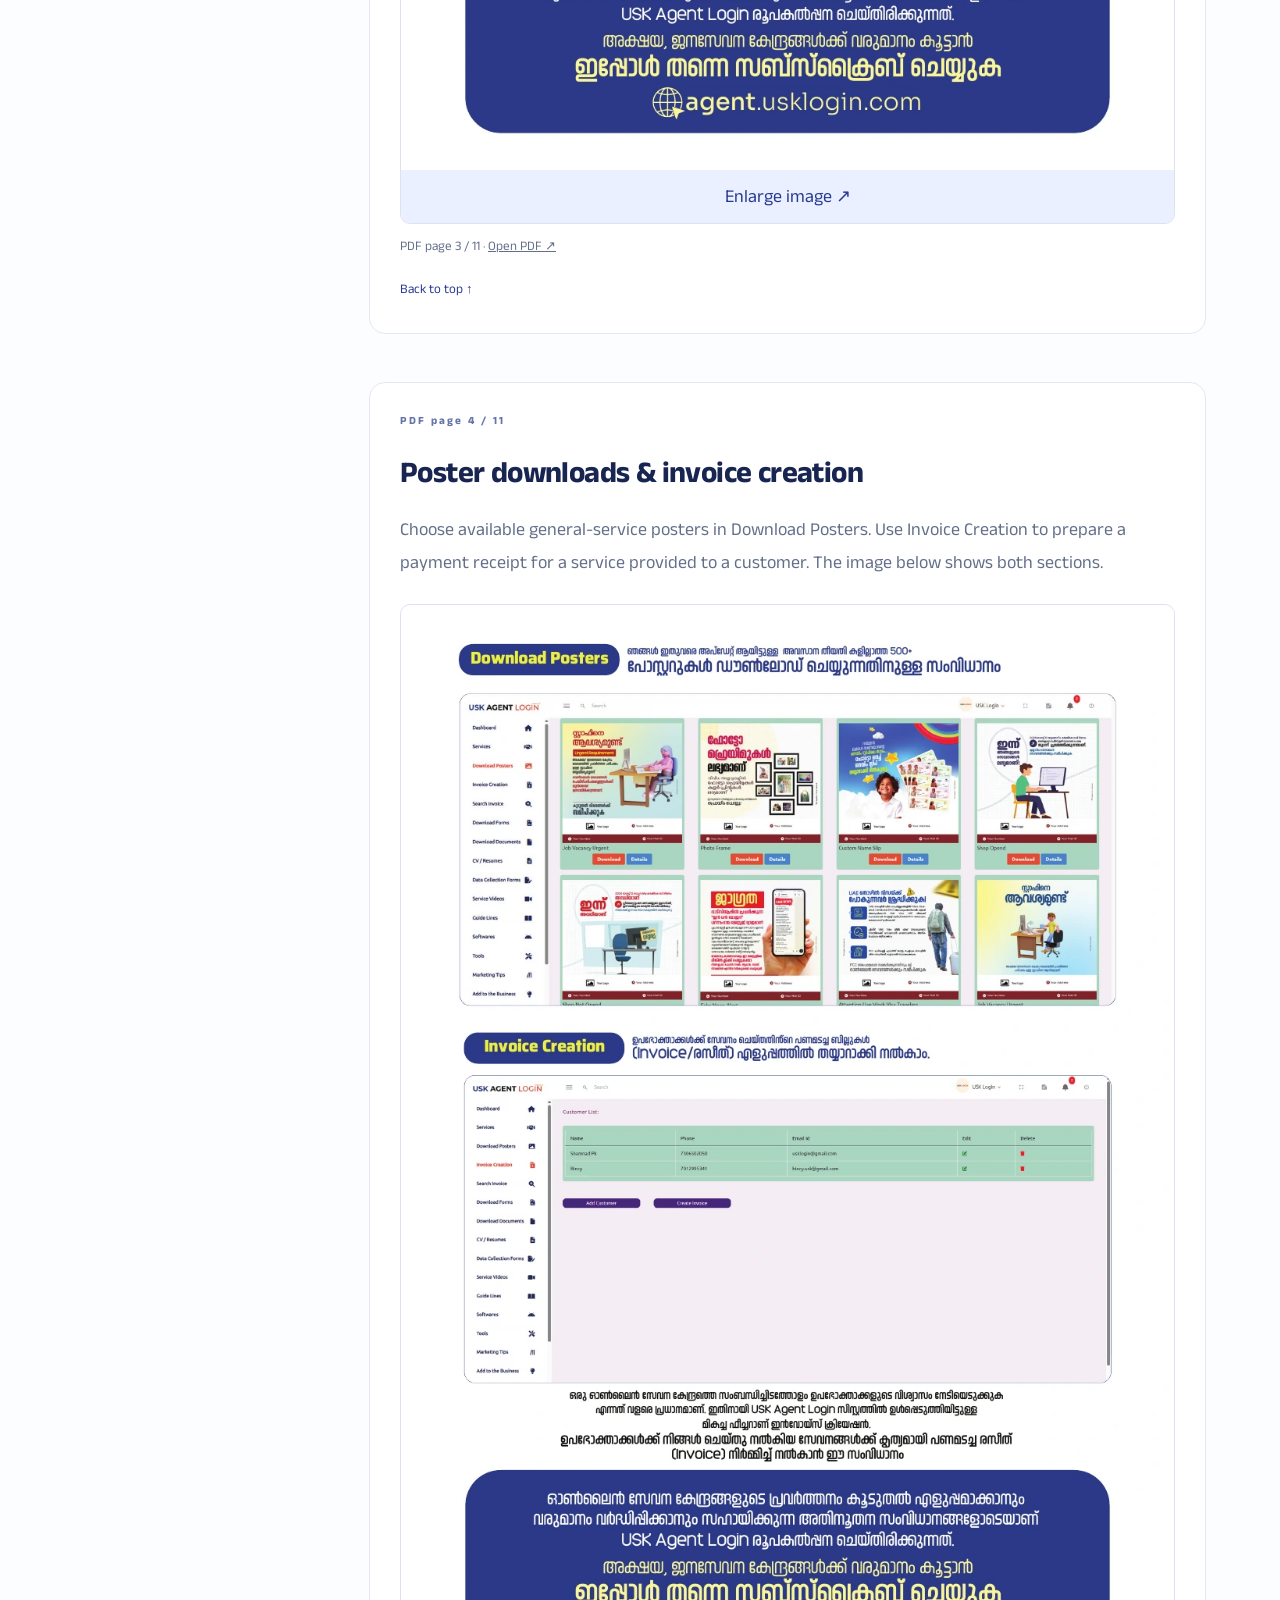
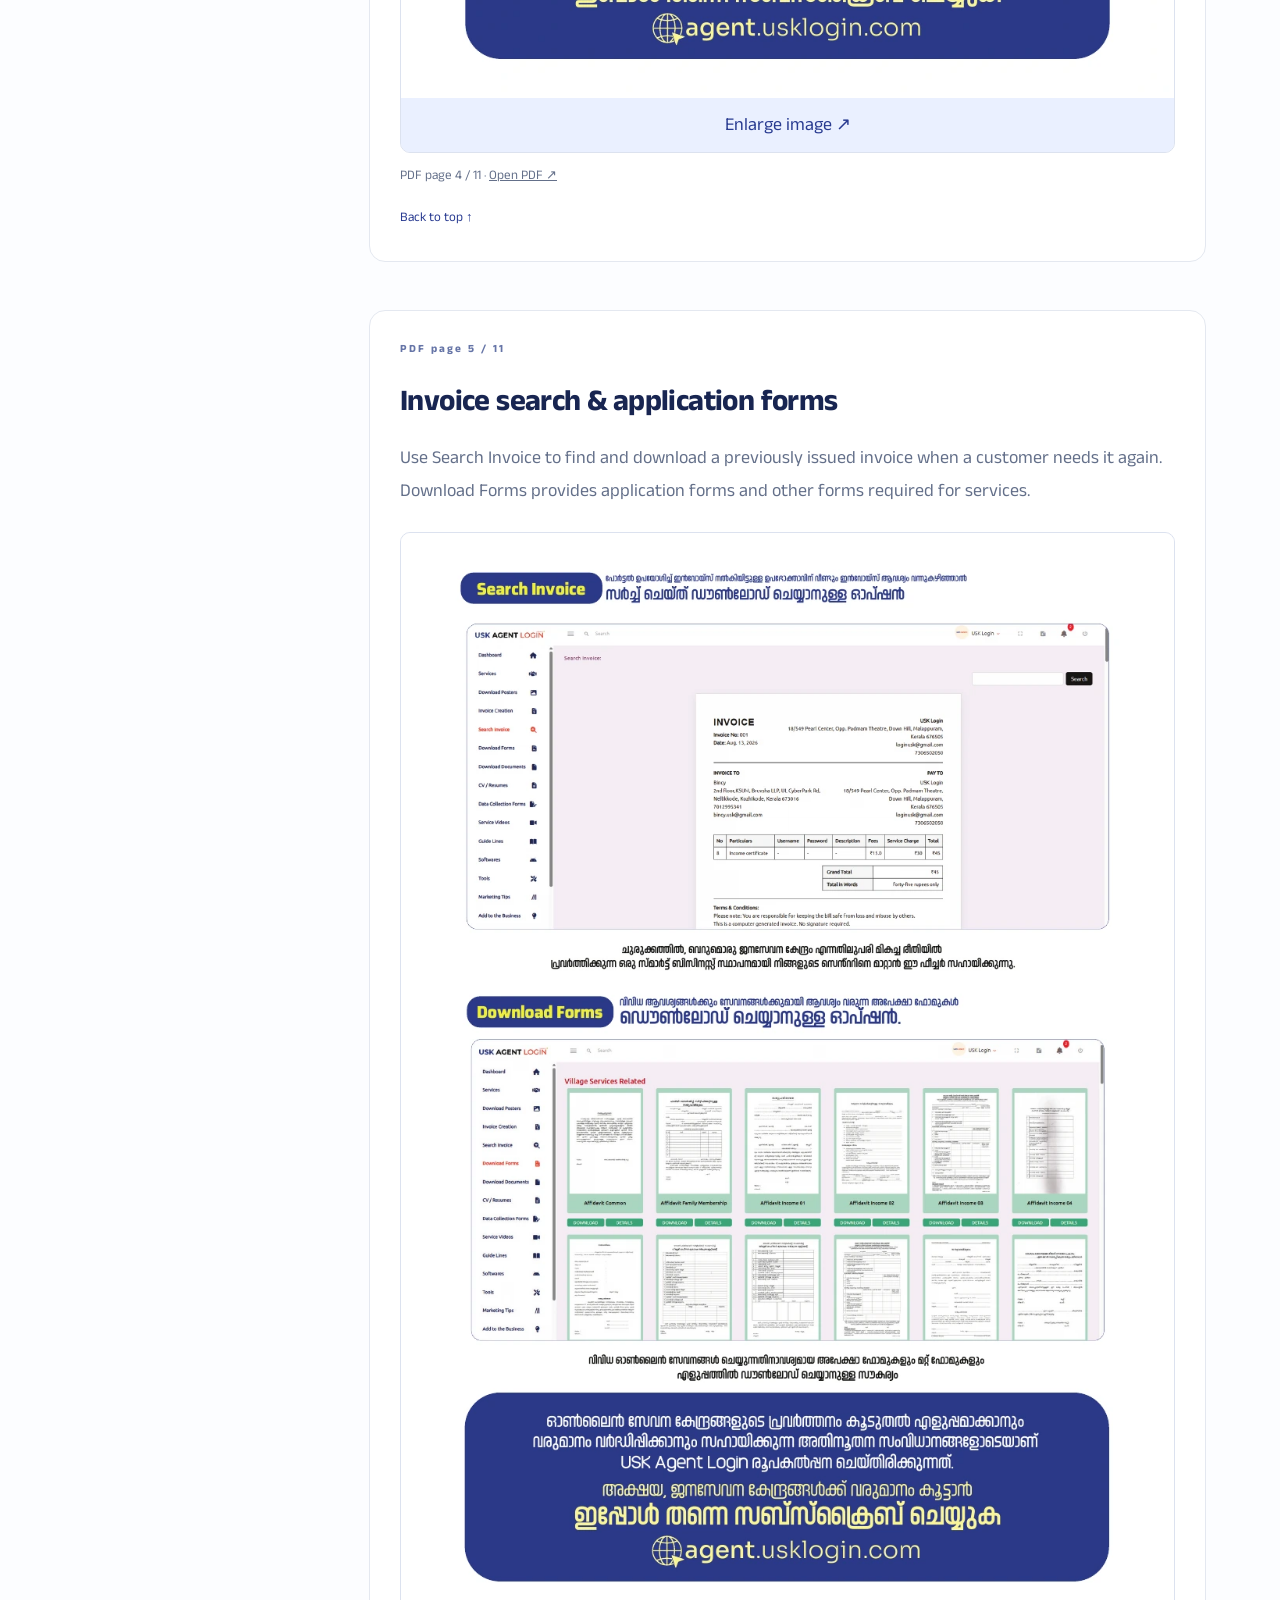
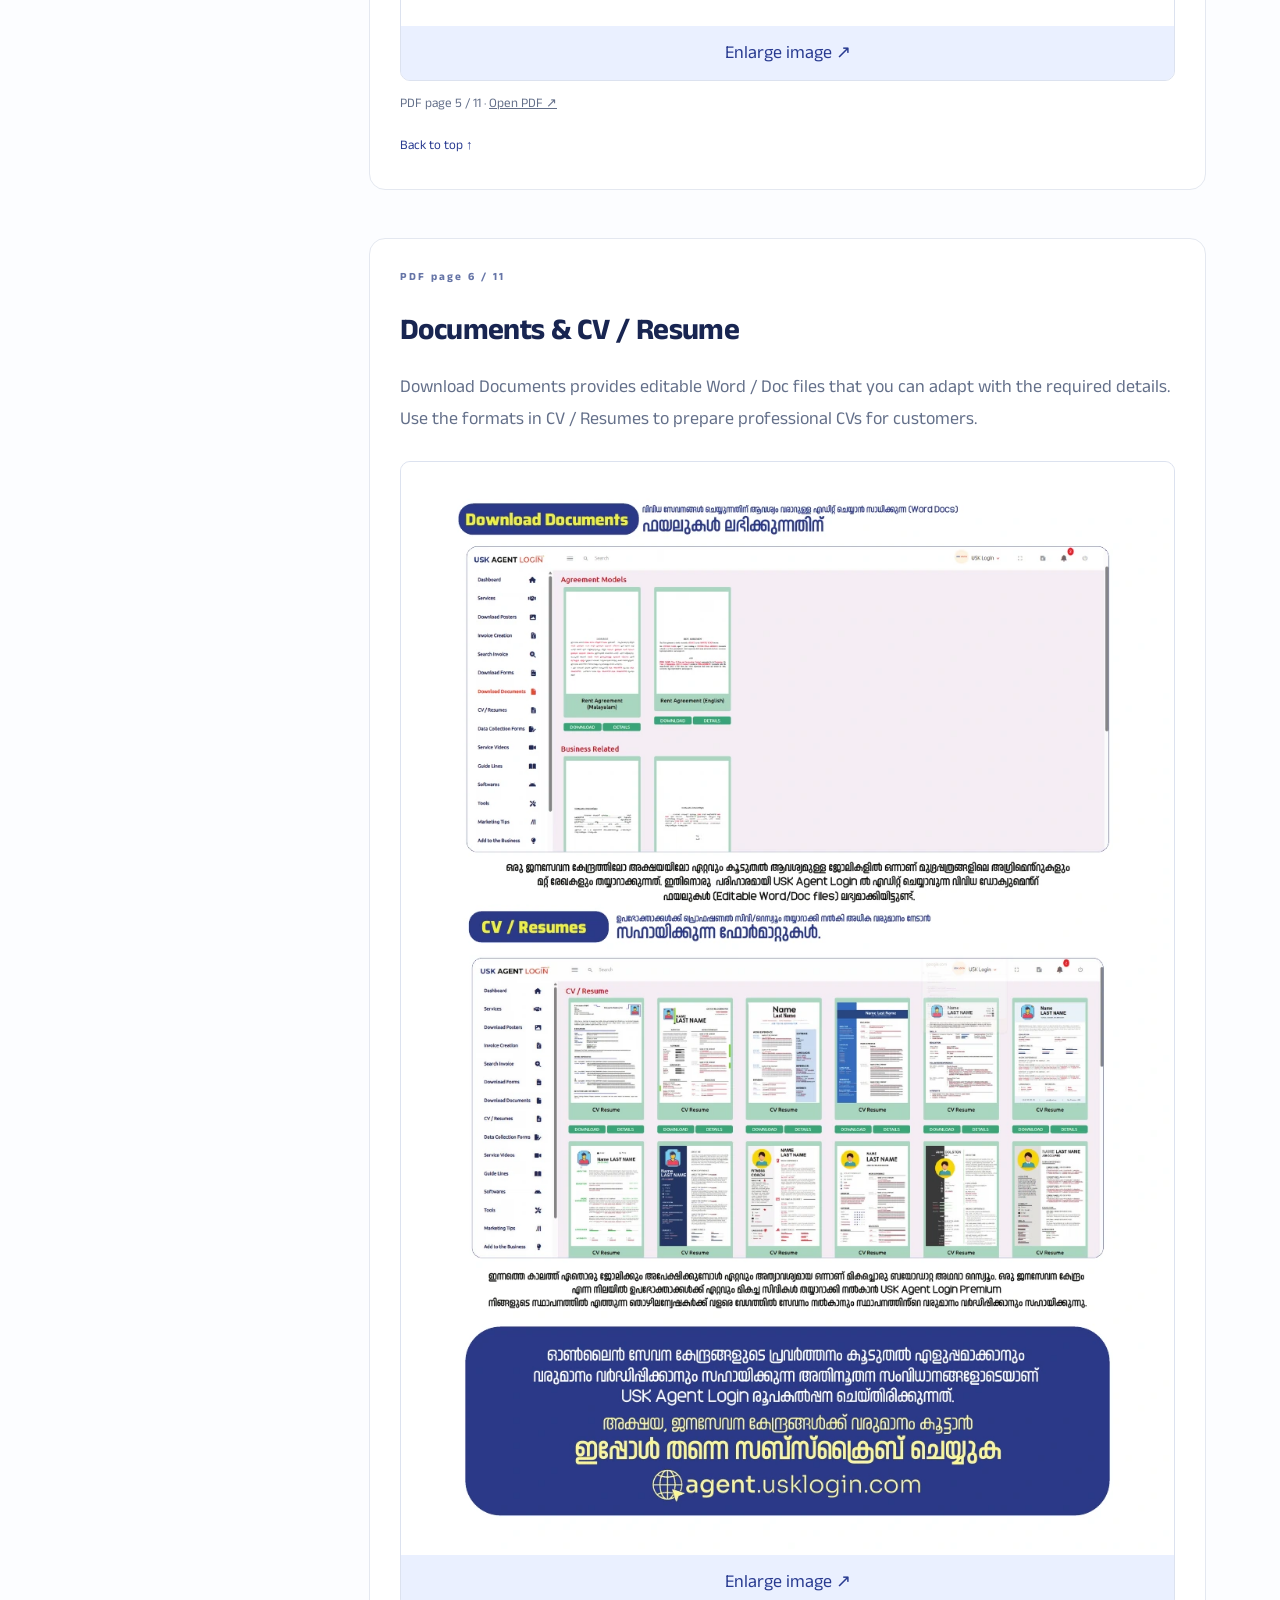
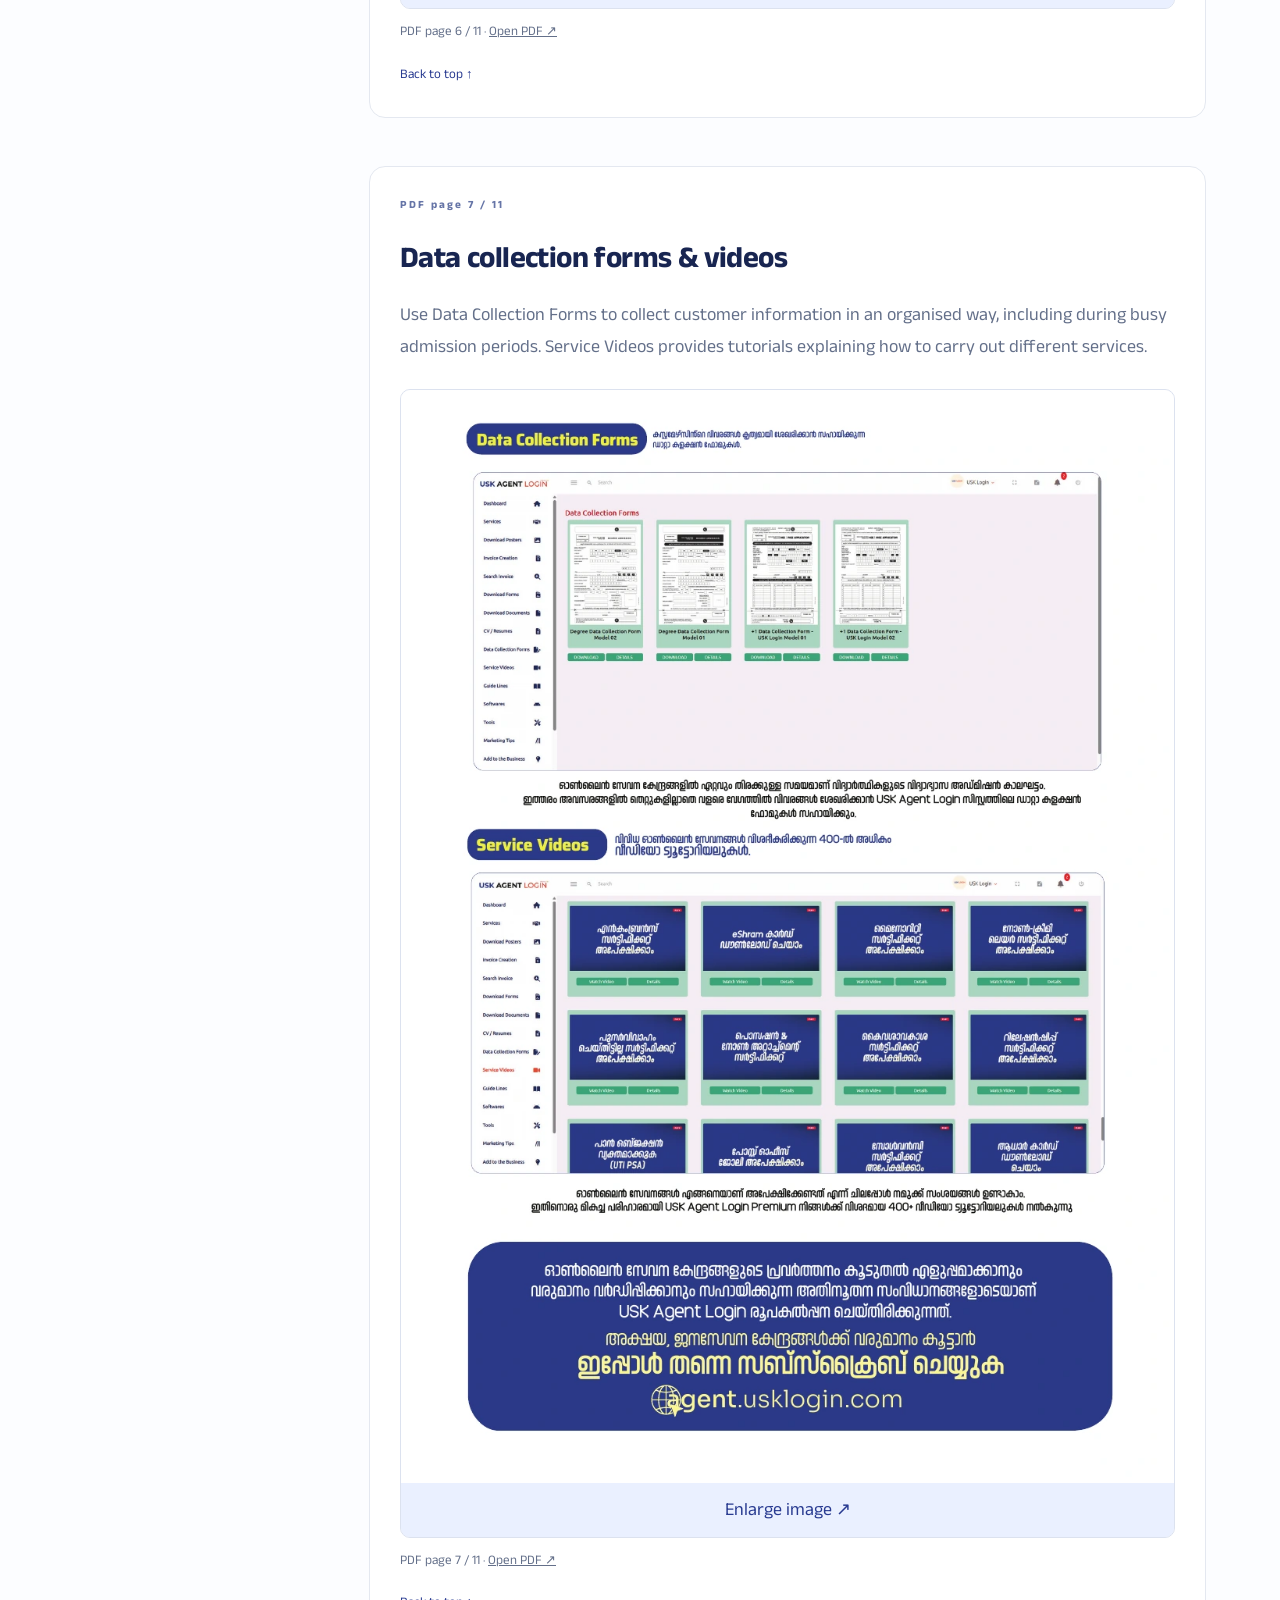
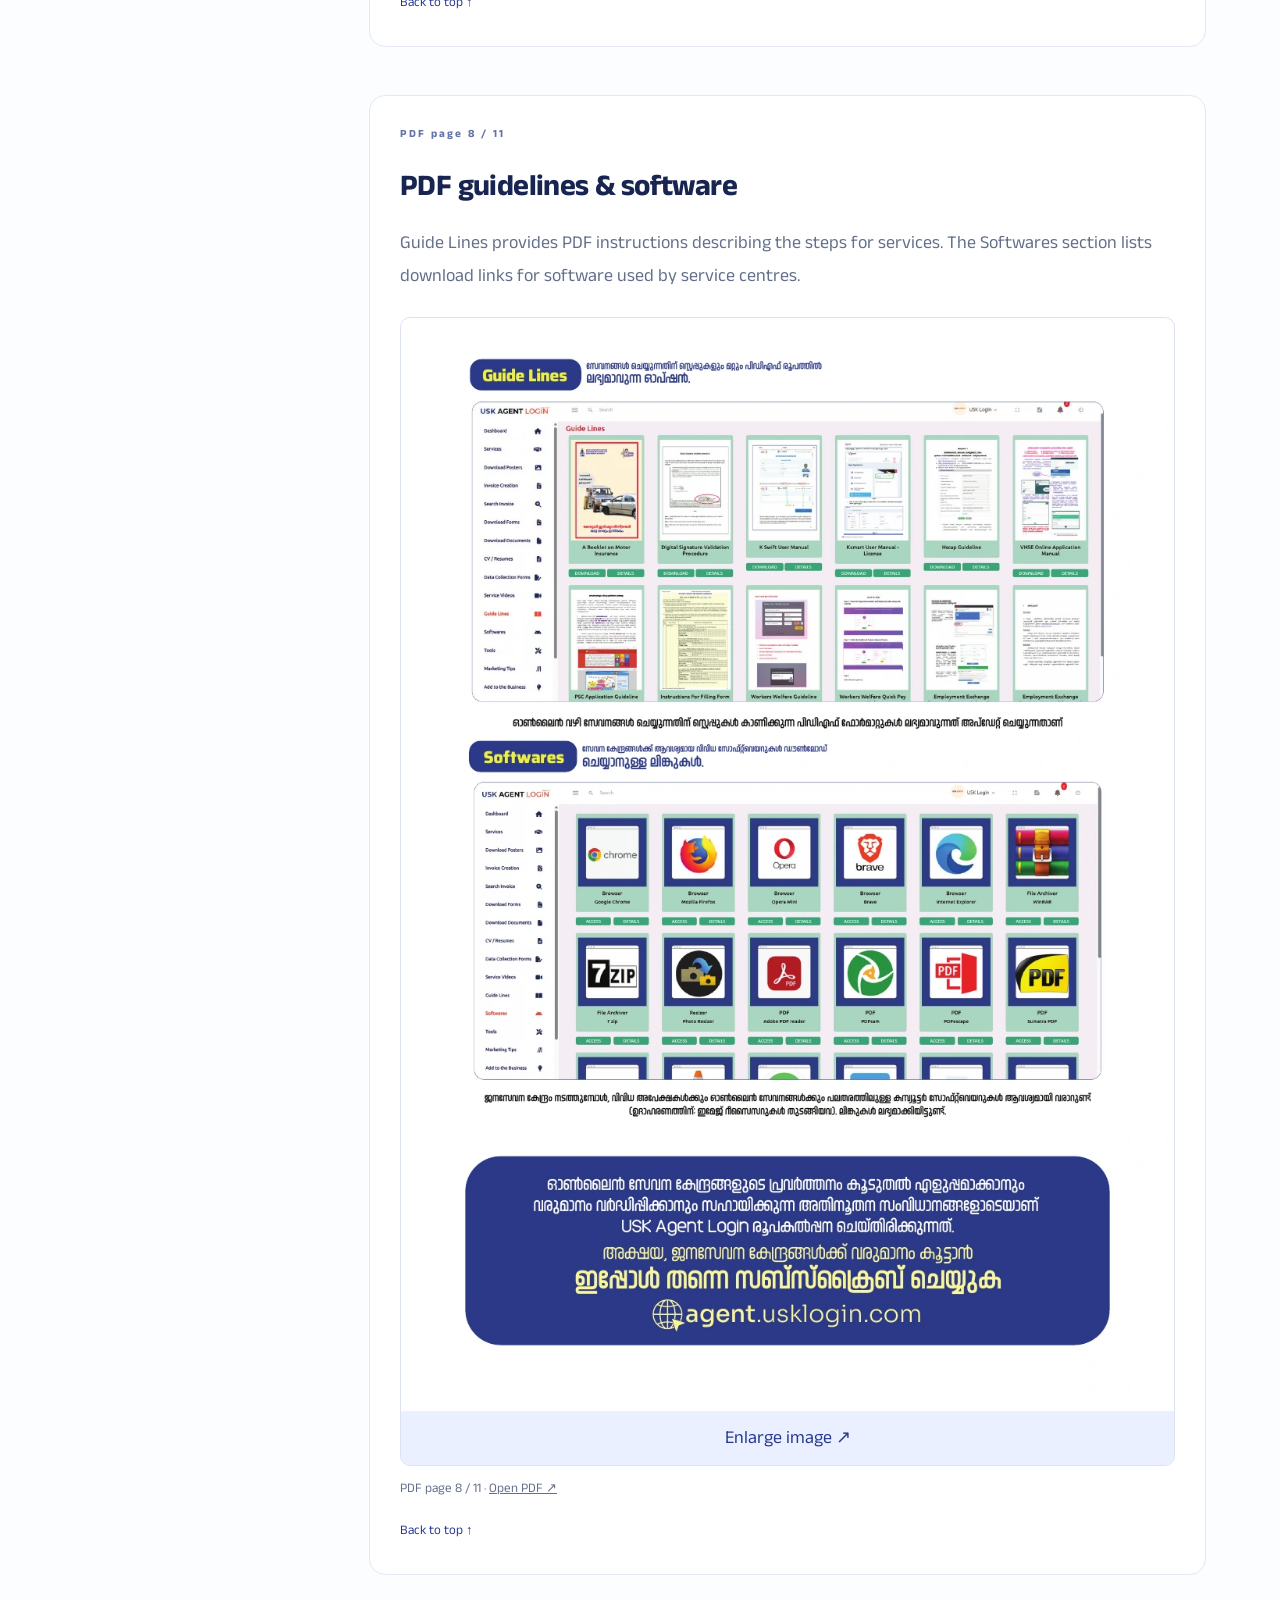
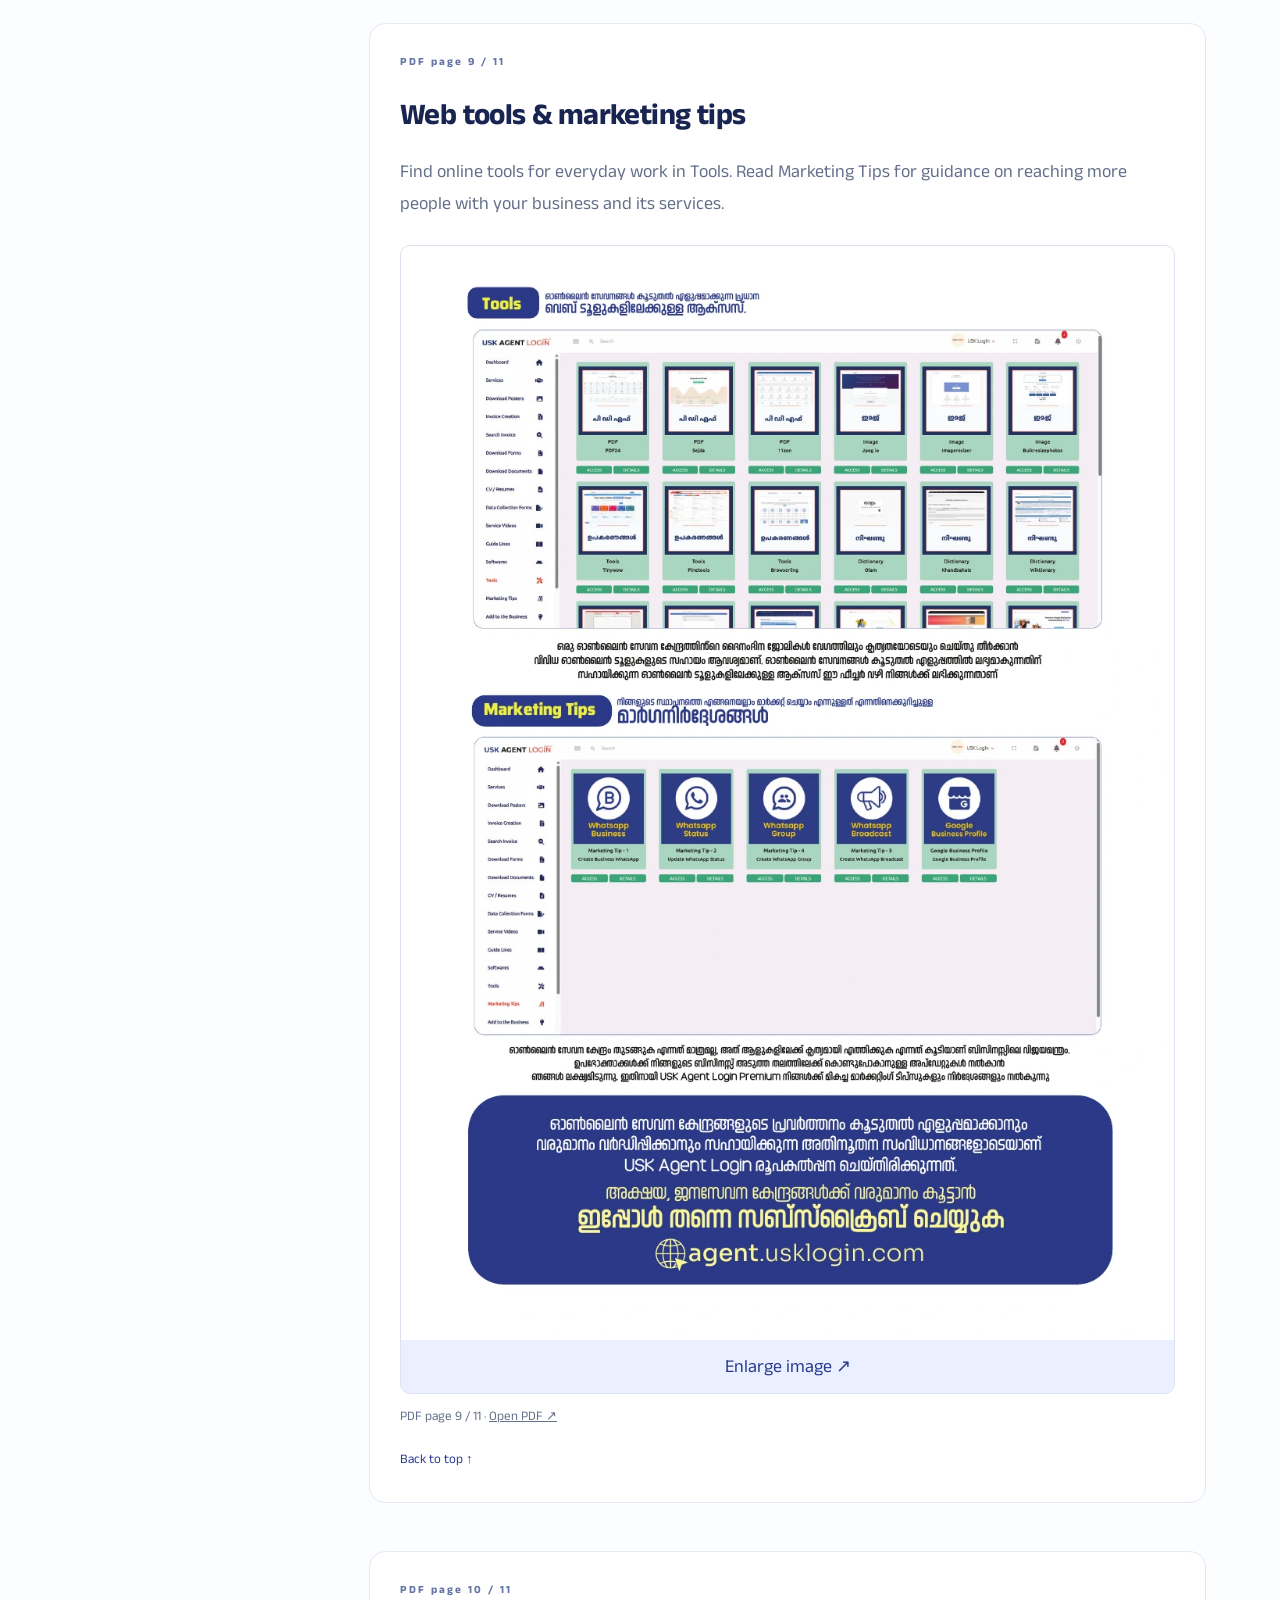
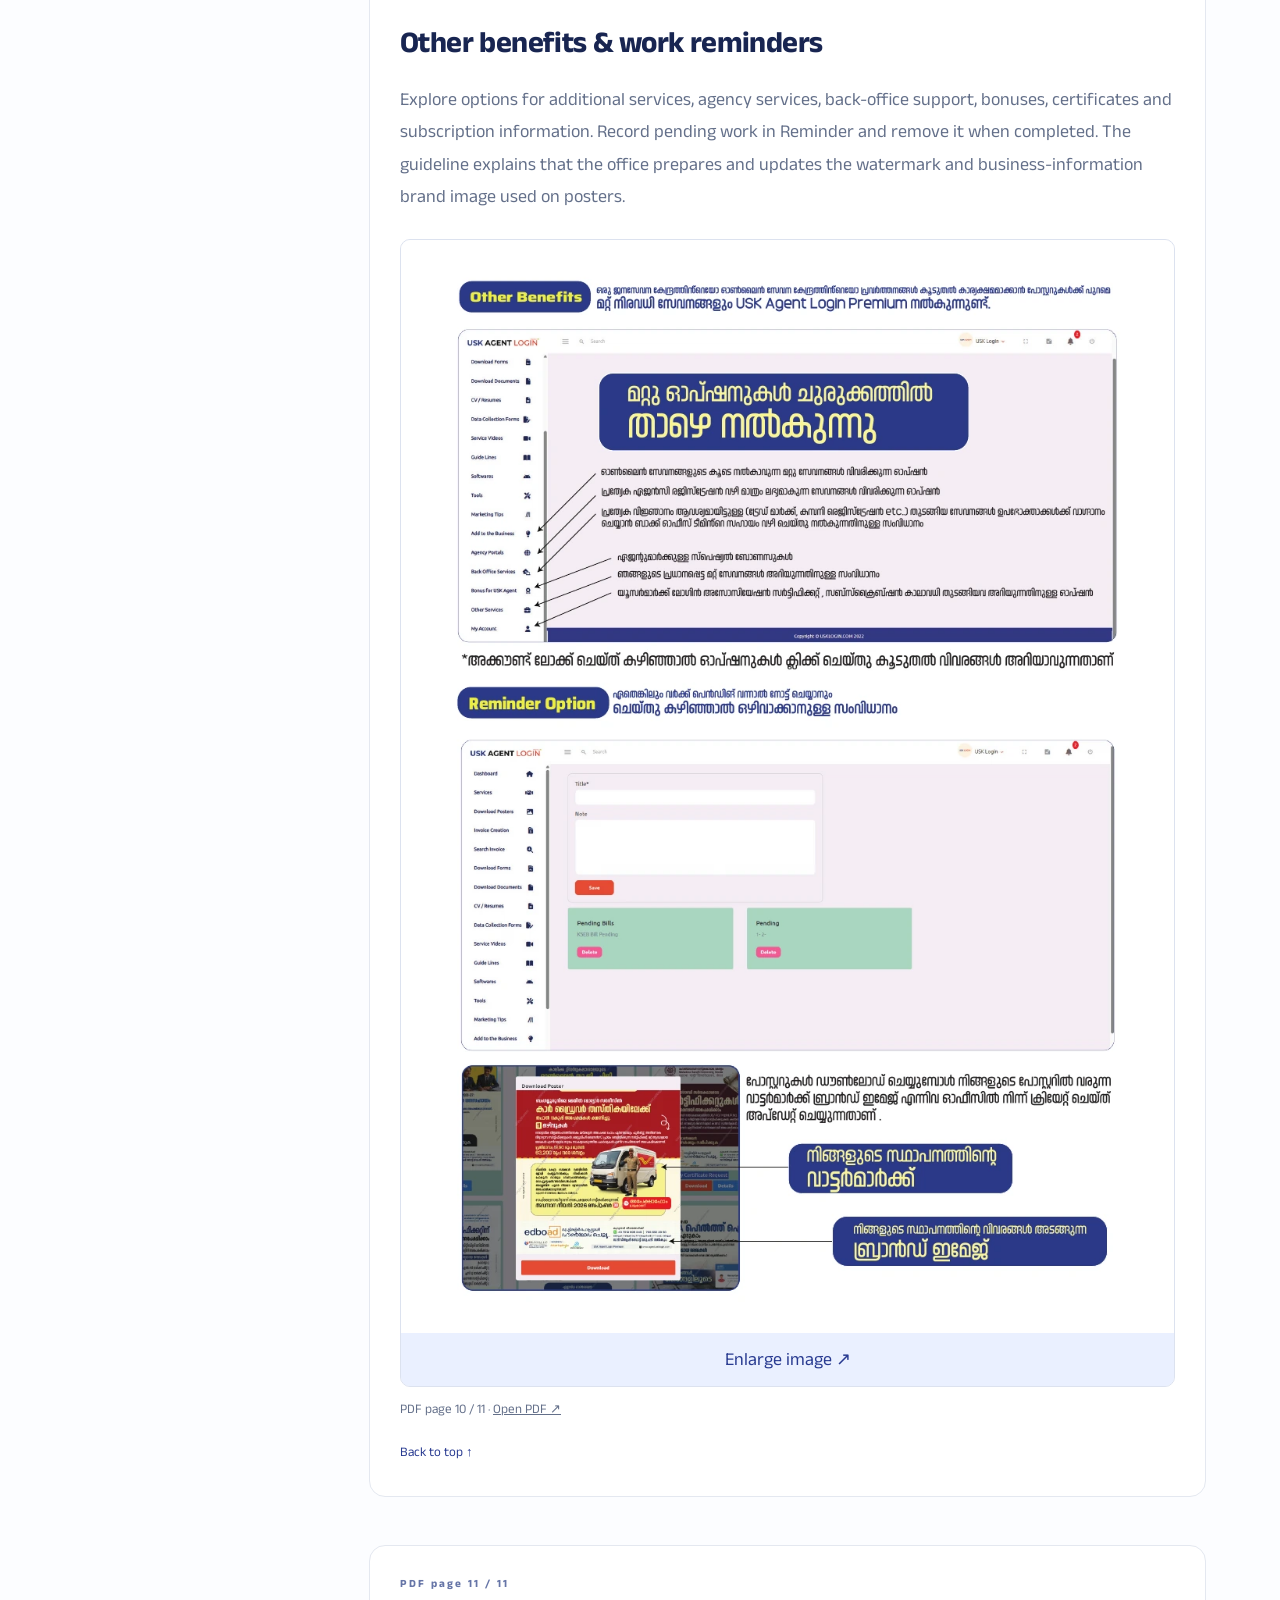
<file: templates/web/home/guideline-en.html>
<!doctype html><html lang="en"><head><meta charset="utf-8"><meta name="viewport" content="width=device-width,initial-scale=1"><title>User guideline | USK Agent Login Premium</title><meta name="description" content="Learn how to use USK Agent Login with original screenshots from the supplied PDF and a clear explanation of each section."><link rel="icon" type="image/svg+xml" href="assets/images/favicon.svg?v=2"><link rel="stylesheet" href="assets/css/fonts.css"><link rel="stylesheet" href="assets/css/style.css"><link rel="stylesheet" href="assets/css/guideline.css"><link rel="alternate" hreflang="ml" href="guideline.html"><link rel="alternate" hreflang="en" href="guideline-en.html"><link rel="stylesheet" href="assets/css/review-popup.css"><link rel="stylesheet" href="assets/css/policies.css"><link rel="stylesheet" href="assets/css/mobile.css"><link rel="stylesheet" href="assets/css/contact-floats.css">
</head><body id="top" class="has-contact-floats guide-body"><header><a href="english.html"><img class="logo" src="assets/images/logo.svg" alt="USK Login"></a><a class="guide-home" href="english.html">← Home</a><div class="language-control"><label for="site-language">Language</label><select id="site-language" data-ml="guideline.html" data-en="guideline-en.html"><option value="ml">മലയാളം</option><option value="en" selected>English</option></select></div></header><main><section class="guide-hero wrap"><p class="eyebrow">USK AGENT LOGIN · HELP CENTRE</p><h1>User guideline</h1><p class="lead">Learn how to use USK Agent Login with original screenshots from the supplied PDF and a clear explanation of each section.</p><div class="actions"><a class="button" href="assets/documents/USK-Agent-Web-Login-Guideline.pdf" download>Download PDF ↓</a><a class="outline" href="assets/documents/USK-Agent-Web-Login-Guideline.pdf" target="_blank" rel="noopener">Open PDF ↗</a></div><p class="muted guide-note">The screenshots are reproduced from the supplied Malayalam PDF. Your current login interface may look slightly different.</p></section><div class="guide-layout wrap"><aside class="guide-sidebar"><details open><summary>Contents</summary><nav aria-label="Contents"><a href="#overview"><span>01</span> Premium overview</a><a href="#dashboard"><span>02</span> Dashboard & new services</a><a href="#services"><span>03</span> Service details & service page</a><a href="#posters-invoices"><span>04</span> Poster downloads & invoice creation</a><a href="#invoices-forms"><span>05</span> Invoice search & application forms</a><a href="#documents-cv"><span>06</span> Documents & CV / Resume</a><a href="#data-videos"><span>07</span> Data collection forms & videos</a><a href="#guides-software"><span>08</span> PDF guidelines & software</a><a href="#tools-marketing"><span>09</span> Web tools & marketing tips</a><a href="#benefits-reminders"><span>10</span> Other benefits & work reminders</a><a href="#subscription"><span>11</span> Subscription & assistance</a></nav></details></aside><div class="guide-content"><section class="guide-section" id="overview"><p class="eyebrow">PDF page 1 / 11</p><h2>Premium overview</h2><p>Explore the main features of USK Agent Login. The first page of the PDF introduces posters, service links, video tutorials, forms, invoices and other tools.</p><figure><a href="assets/guideline/page-01.webp" class="guide-image" data-title="Premium overview" target="_blank" rel="noopener"><img src="assets/guideline/page-01.webp" alt="Premium overview — screenshots and instructions from the PDF" width="990" height="1400" loading="lazy"><span>Enlarge image ↗</span></a><figcaption>PDF page 1 / 11 · <a href="assets/documents/USK-Agent-Web-Login-Guideline.pdf#page=1" target="_blank" rel="noopener">Open PDF ↗</a></figcaption></figure><a class="guide-top" href="#top">Back to top ↑</a></section><section class="guide-section" id="dashboard"><p class="eyebrow">PDF page 2 / 11</p><h2>Dashboard & new services</h2><p>Use dashboard search to find services. The top controls provide profile, logout and pending-work options. Newly Added Services shows recent posters. Use Download for your branded poster and Details to open service information.</p><figure><a href="assets/guideline/page-02.webp" class="guide-image" data-title="Dashboard & new services" target="_blank" rel="noopener"><img src="assets/guideline/page-02.webp" alt="Dashboard & new services — screenshots and instructions from the PDF" width="990" height="1400" loading="lazy"><span>Enlarge image ↗</span></a><figcaption>PDF page 2 / 11 · <a href="assets/documents/USK-Agent-Web-Login-Guideline.pdf#page=2" target="_blank" rel="noopener">Open PDF ↗</a></figcaption></figure><a class="guide-top" href="#top">Back to top ↑</a></section><section class="guide-section" id="services"><p class="eyebrow">PDF page 3 / 11</p><h2>Service details & service page</h2><p>Open Details to read about a service. Choose the available application-form or service-link option, and use the video option to understand the process. The Services page brings together service information and direct links.</p><figure><a href="assets/guideline/page-03.webp" class="guide-image" data-title="Service details & service page" target="_blank" rel="noopener"><img src="assets/guideline/page-03.webp" alt="Service details & service page — screenshots and instructions from the PDF" width="990" height="1400" loading="lazy"><span>Enlarge image ↗</span></a><figcaption>PDF page 3 / 11 · <a href="assets/documents/USK-Agent-Web-Login-Guideline.pdf#page=3" target="_blank" rel="noopener">Open PDF ↗</a></figcaption></figure><a class="guide-top" href="#top">Back to top ↑</a></section><section class="guide-section" id="posters-invoices"><p class="eyebrow">PDF page 4 / 11</p><h2>Poster downloads & invoice creation</h2><p>Choose available general-service posters in Download Posters. Use Invoice Creation to prepare a payment receipt for a service provided to a customer. The image below shows both sections.</p><figure><a href="assets/guideline/page-04.webp" class="guide-image" data-title="Poster downloads & invoice creation" target="_blank" rel="noopener"><img src="assets/guideline/page-04.webp" alt="Poster downloads & invoice creation — screenshots and instructions from the PDF" width="990" height="1400" loading="lazy"><span>Enlarge image ↗</span></a><figcaption>PDF page 4 / 11 · <a href="assets/documents/USK-Agent-Web-Login-Guideline.pdf#page=4" target="_blank" rel="noopener">Open PDF ↗</a></figcaption></figure><a class="guide-top" href="#top">Back to top ↑</a></section><section class="guide-section" id="invoices-forms"><p class="eyebrow">PDF page 5 / 11</p><h2>Invoice search & application forms</h2><p>Use Search Invoice to find and download a previously issued invoice when a customer needs it again. Download Forms provides application forms and other forms required for services.</p><figure><a href="assets/guideline/page-05.webp" class="guide-image" data-title="Invoice search & application forms" target="_blank" rel="noopener"><img src="assets/guideline/page-05.webp" alt="Invoice search & application forms — screenshots and instructions from the PDF" width="990" height="1400" loading="lazy"><span>Enlarge image ↗</span></a><figcaption>PDF page 5 / 11 · <a href="assets/documents/USK-Agent-Web-Login-Guideline.pdf#page=5" target="_blank" rel="noopener">Open PDF ↗</a></figcaption></figure><a class="guide-top" href="#top">Back to top ↑</a></section><section class="guide-section" id="documents-cv"><p class="eyebrow">PDF page 6 / 11</p><h2>Documents & CV / Resume</h2><p>Download Documents provides editable Word / Doc files that you can adapt with the required details. Use the formats in CV / Resumes to prepare professional CVs for customers.</p><figure><a href="assets/guideline/page-06.webp" class="guide-image" data-title="Documents & CV / Resume" target="_blank" rel="noopener"><img src="assets/guideline/page-06.webp" alt="Documents & CV / Resume — screenshots and instructions from the PDF" width="990" height="1400" loading="lazy"><span>Enlarge image ↗</span></a><figcaption>PDF page 6 / 11 · <a href="assets/documents/USK-Agent-Web-Login-Guideline.pdf#page=6" target="_blank" rel="noopener">Open PDF ↗</a></figcaption></figure><a class="guide-top" href="#top">Back to top ↑</a></section><section class="guide-section" id="data-videos"><p class="eyebrow">PDF page 7 / 11</p><h2>Data collection forms & videos</h2><p>Use Data Collection Forms to collect customer information in an organised way, including during busy admission periods. Service Videos provides tutorials explaining how to carry out different services.</p><figure><a href="assets/guideline/page-07.webp" class="guide-image" data-title="Data collection forms & videos" target="_blank" rel="noopener"><img src="assets/guideline/page-07.webp" alt="Data collection forms & videos — screenshots and instructions from the PDF" width="990" height="1400" loading="lazy"><span>Enlarge image ↗</span></a><figcaption>PDF page 7 / 11 · <a href="assets/documents/USK-Agent-Web-Login-Guideline.pdf#page=7" target="_blank" rel="noopener">Open PDF ↗</a></figcaption></figure><a class="guide-top" href="#top">Back to top ↑</a></section><section class="guide-section" id="guides-software"><p class="eyebrow">PDF page 8 / 11</p><h2>PDF guidelines & software</h2><p>Guide Lines provides PDF instructions describing the steps for services. The Softwares section lists download links for software used by service centres.</p><figure><a href="assets/guideline/page-08.webp" class="guide-image" data-title="PDF guidelines & software" target="_blank" rel="noopener"><img src="assets/guideline/page-08.webp" alt="PDF guidelines & software — screenshots and instructions from the PDF" width="990" height="1400" loading="lazy"><span>Enlarge image ↗</span></a><figcaption>PDF page 8 / 11 · <a href="assets/documents/USK-Agent-Web-Login-Guideline.pdf#page=8" target="_blank" rel="noopener">Open PDF ↗</a></figcaption></figure><a class="guide-top" href="#top">Back to top ↑</a></section><section class="guide-section" id="tools-marketing"><p class="eyebrow">PDF page 9 / 11</p><h2>Web tools & marketing tips</h2><p>Find online tools for everyday work in Tools. Read Marketing Tips for guidance on reaching more people with your business and its services.</p><figure><a href="assets/guideline/page-09.webp" class="guide-image" data-title="Web tools & marketing tips" target="_blank" rel="noopener"><img src="assets/guideline/page-09.webp" alt="Web tools & marketing tips — screenshots and instructions from the PDF" width="990" height="1400" loading="lazy"><span>Enlarge image ↗</span></a><figcaption>PDF page 9 / 11 · <a href="assets/documents/USK-Agent-Web-Login-Guideline.pdf#page=9" target="_blank" rel="noopener">Open PDF ↗</a></figcaption></figure><a class="guide-top" href="#top">Back to top ↑</a></section><section class="guide-section" id="benefits-reminders"><p class="eyebrow">PDF page 10 / 11</p><h2>Other benefits & work reminders</h2><p>Explore options for additional services, agency services, back-office support, bonuses, certificates and subscription information. Record pending work in Reminder and remove it when completed. The guideline explains that the office prepares and updates the watermark and business-information brand image used on posters.</p><figure><a href="assets/guideline/page-10.webp" class="guide-image" data-title="Other benefits & work reminders" target="_blank" rel="noopener"><img src="assets/guideline/page-10.webp" alt="Other benefits & work reminders — screenshots and instructions from the PDF" width="990" height="1400" loading="lazy"><span>Enlarge image ↗</span></a><figcaption>PDF page 10 / 11 · <a href="assets/documents/USK-Agent-Web-Login-Guideline.pdf#page=10" target="_blank" rel="noopener">Open PDF ↗</a></figcaption></figure><a class="guide-top" href="#top">Back to top ↑</a></section><section class="guide-section" id="subscription"><p class="eyebrow">PDF page 11 / 11</p><h2>Subscription & assistance</h2><p>The final PDF page contains plan, renewal and contact information. Prices shown are those printed in the document; confirm current prices and terms on the payment page or through WhatsApp.</p><figure><a href="assets/guideline/page-11.webp" class="guide-image" data-title="Subscription & assistance" target="_blank" rel="noopener"><img src="assets/guideline/page-11.webp" alt="Subscription & assistance — screenshots and instructions from the PDF" width="990" height="1400" loading="lazy"><span>Enlarge image ↗</span></a><figcaption>PDF page 11 / 11 · <a href="assets/documents/USK-Agent-Web-Login-Guideline.pdf#page=11" target="_blank" rel="noopener">Open PDF ↗</a></figcaption></figure><a class="guide-top" href="#top">Back to top ↑</a></section></div></div><section class="guide-help wrap"><h2>Need help?</h2><a class="button whatsapp-button" href="https://api.whatsapp.com/send?phone=917306502050&amp;text=USK-Agent-Login-Premium" target="_blank" rel="noopener">More details on WhatsApp ↗</a></section></main><footer class="wrap"><img src="assets/images/logo.svg" alt="USK Login"><p>USK Agent Login · BRUVSHA LLP</p><a href="english.html">Home</a><div class="legal-footer"><div class="social-footer"><h2>Connect with us</h2><div class="social-links"><a class="social-link social-youtube" href="https://www.youtube.com/@usklogin/" target="_blank" rel="noopener noreferrer" aria-label="YouTube — USK Login"><svg viewBox="0 0 24 24" width="24" height="24" aria-hidden="true" focusable="false"><rect x="2" y="5" width="20" height="14" rx="5" fill="currentColor"/><path d="m10 9 6 3-6 3z" fill="white"/></svg><span>YouTube</span></a><a class="social-link social-whatsapp" href="https://api.whatsapp.com/send?phone=917306502050&amp;text=USK%20login" target="_blank" rel="noopener noreferrer" aria-label="WhatsApp — USK Login"><svg viewBox="0 0 24 24" width="24" height="24" aria-hidden="true" focusable="false"><path d="M20.5 11.7a8.5 8.5 0 0 1-12.8 7.4L3 20.5l1.4-4.6a8.5 8.5 0 1 1 16.1-4.2Z" fill="none" stroke="currentColor" stroke-width="2"/><path d="M8 7c-.7 0-1.2.8-1 1.8.7 3.9 3.6 6.5 7.3 7 .9.1 1.7-.8 1.7-1.5l-2.5-1.2-1.1 1c-1.5-.7-2.6-1.8-3.2-3.2l1-1.1L9 7Z" fill="currentColor"/></svg><span>WhatsApp</span></a><a class="social-link social-instagram" href="https://www.instagram.com/usklogin/" target="_blank" rel="noopener noreferrer" aria-label="Instagram — USK Login"><svg viewBox="0 0 24 24" width="24" height="24" aria-hidden="true" focusable="false"><rect x="3" y="3" width="18" height="18" rx="5" fill="none" stroke="currentColor" stroke-width="2"/><circle cx="12" cy="12" r="4" fill="none" stroke="currentColor" stroke-width="2"/><circle cx="17.5" cy="6.5" r="1.2" fill="currentColor"/></svg><span>Instagram</span></a><a class="social-link social-telegram" href="https://t.me/usklogin/" target="_blank" rel="noopener noreferrer" aria-label="Telegram — USK Login"><svg viewBox="0 0 24 24" width="24" height="24" aria-hidden="true" focusable="false"><path d="M21 3 17.5 21l-6-5-3 3 .5-5L3 12 21 3Z" fill="currentColor"/><path d="m9 14 8-7-6 9" fill="none" stroke="white" stroke-width="1.2"/></svg><span>Telegram</span></a><a class="social-link social-facebook" href="https://www.facebook.com/upabokthasevanakendram/" target="_blank" rel="noopener noreferrer" aria-label="Facebook — USK Login"><svg viewBox="0 0 24 24" width="24" height="24" aria-hidden="true" focusable="false"><path d="M14 22v-9h3l.5-4H14V7c0-1.2.3-2 2-2h2V1.4C17.6 1.2 16.2 1 14.7 1 11.5 1 10 3 10 6.5V9H7v4h3v9Z" fill="currentColor"/></svg><span>Facebook</span></a></div></div><nav aria-label="Policy pages"><a href="terms-en.html">Terms of Service</a><a href="privacy-en.html">Privacy Policy</a><a href="disclaimer-en.html">Disclaimer</a><a href="refund-en.html">Refund Policy</a></nav><p>© usklogin.com</p></div></footer><dialog id="guide-zoom" aria-labelledby="zoom-title"><div class="media-dialog-header"><h2 id="zoom-title">User guideline</h2><button class="media-close" aria-label="Close">×</button></div><p class="zoom-instruction">Scroll to explore the full-size image.</p><div class="zoom-scroll"><img id="zoom-image" alt=""></div></dialog><script src="assets/js/language.js" defer></script><script src="assets/js/guideline.js" defer></script><dialog id="review-offer-popup" lang="ml" aria-labelledby="review-offer-title" aria-describedby="review-offer-body"><button class="review-popup-close" type="button" aria-label="സന്ദേശം അടയ്ക്കുക">×</button><div class="review-popup-image"><img src="assets/images/popup-website.png" width="611" height="460" alt="ഓൺലൈൻ സേവന കേന്ദ്രങ്ങൾക്ക് വരുമാനം കൂട്ടാൻ വെബ് ലോഗിൻ ടൂൾ — USK Login, 20-ലധികം സവിശേഷതകൾ" decoding="async"></div><div class="review-popup-hero"><span class="review-popup-badge">USK AGENT LOGIN PREMIUM</span><div class="review-popup-mark" aria-hidden="true">↗</div><h2 id="review-offer-title">ഇനിയും ആലോചിച്ച്<br>സമയം കളയണോ?</h2><p class="review-popup-subtitle">നിങ്ങളുടെ ബിസിനസിന് ഒരു സ്മാർട്ട് തുടക്കം നൽകൂ.</p></div><div class="review-popup-content"><div class="review-popup-benefits"><span>✓ മാർക്കറ്റിംഗ് പോസ്റ്ററുകൾ</span><span>✓ സേവന സഹായങ്ങൾ</span><span>✓ സമയം ലാഭിക്കാം</span></div><div id="review-offer-body"><p>തുടക്കം മുതൽ ഞങ്ങളോടൊപ്പമുള്ള ഉപയോക്താക്കളിൽ നിന്ന് സോഫ്റ്റ്‌വെയറിനെക്കുറിച്ച് ഞങ്ങളുടെ ടീം അഭിപ്രായങ്ങൾ ശേഖരിച്ചു. സേവനങ്ങൾ എളുപ്പത്തിൽ നൽകാനും ദിവസേനയുള്ള ജോലികൾ ലളിതമാക്കാനും <strong>USK Login സഹായകരമാണെന്ന്</strong> അവർ പങ്കുവെച്ചു.</p><p class="review-popup-invite">ഞങ്ങളുടെ വാക്കുകൾ മാത്രം കേൾക്കേണ്ട—<br><strong>ഉപയോഗിക്കുന്നവരുടെ അനുഭവങ്ങൾ കേട്ടറിയൂ!</strong></p></div><div class="review-popup-actions"><a class="button review-popup-listen" href="https://www.youtube.com/playlist?list=PL05B7JvM8Xt4mNsRYE3aGVjFIPlmkET22" target="_blank" rel="noopener">♫ ഉപഭോക്താക്കളുടെ അഭിപ്രായങ്ങൾ കേൾക്കൂ ↗</a><a class="button review-popup-pay" href="https://pages.razorpay.com/usk-agent-login-premium-offer" target="_blank" rel="noopener">പ്രത്യേക ഓഫറിൽ രജിസ്റ്റർ ചെയ്യൂ ↗</a></div><p class="review-popup-note">നിലവിലെ നിരക്കും നിബന്ധനകളും പേയ്‌മെന്റ് പേജിൽ പരിശോധിക്കൂ.</p><button class="review-popup-later" type="button">ആദ്യം വെബ്സൈറ്റ് കാണാം</button></div></dialog><script src="assets/js/review-popup.js" defer></script><div class="contact-floats" role="group" aria-label="Contact USK Login"><a class="contact-float call" href="tel:+917306502050" aria-label="Call USK Login: +91 7306502050" title="Call USK Login"><svg viewBox="0 0 24 24" width="30" height="30" aria-hidden="true" focusable="false"><path fill="currentColor" d="M6.62 10.79a15.05 15.05 0 0 0 6.59 6.59l2.2-2.2a1 1 0 0 1 1.02-.24c1.12.37 2.33.57 3.57.57a1 1 0 0 1 1 1V20a1 1 0 0 1-1 1C10.61 21 3 13.39 3 4a1 1 0 0 1 1-1h3.5a1 1 0 0 1 1 1c0 1.25.2 2.45.57 3.57a1 1 0 0 1-.25 1.02z"/></svg></a><a class="contact-float whatsapp" href="https://wa.me/message/JYDWV2HLDLLOM1" target="_blank" rel="noopener noreferrer" aria-label="Chat with USK Login on WhatsApp" title="WhatsApp"><svg viewBox="0 0 24 24" width="24" height="24" aria-hidden="true" focusable="false"><path d="M20.5 11.7a8.5 8.5 0 0 1-12.8 7.4L3 20.5l1.4-4.6a8.5 8.5 0 1 1 16.1-4.2Z" fill="none" stroke="currentColor" stroke-width="2"/><path d="M8 7c-.7 0-1.2.8-1 1.8.7 3.9 3.6 6.5 7.3 7 .9.1 1.7-.8 1.7-1.5l-2.5-1.2-1.1 1c-1.5-.7-2.6-1.8-3.2-3.2l1-1.1L9 7Z" fill="currentColor"/></svg></a></div>
<a class="agent-login-float" href="https://agent.usklogin.com/" target="_blank" rel="noopener noreferrer" aria-label="Agent Login — opens in a new tab"><svg viewBox="0 0 24 24" width="20" height="20" fill="none" stroke="currentColor" stroke-width="2" stroke-linecap="round" stroke-linejoin="round" aria-hidden="true"><path d="M14 3h5a2 2 0 0 1 2 2v14a2 2 0 0 1-2 2h-5M3 12h12m-4-4 4 4-4 4"/></svg><span>Agent Login</span></a>
</body></html>
</file>
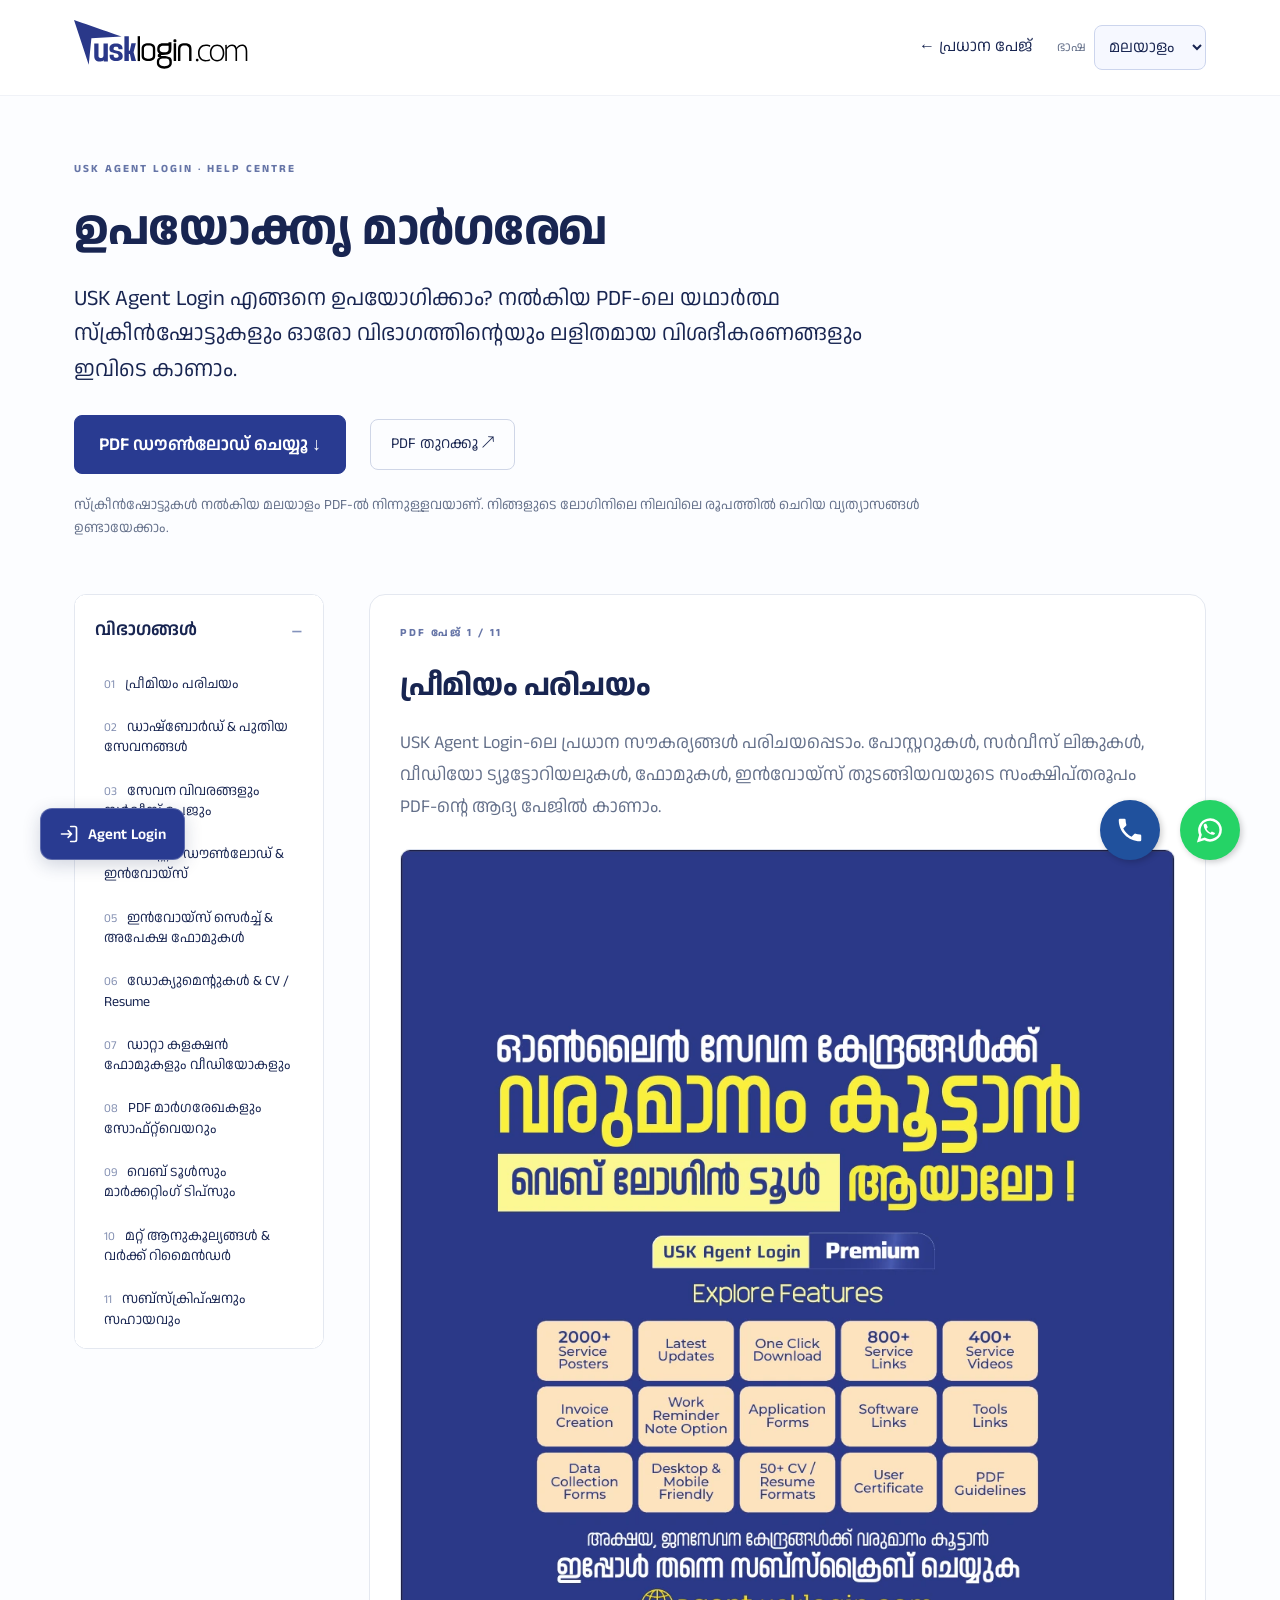
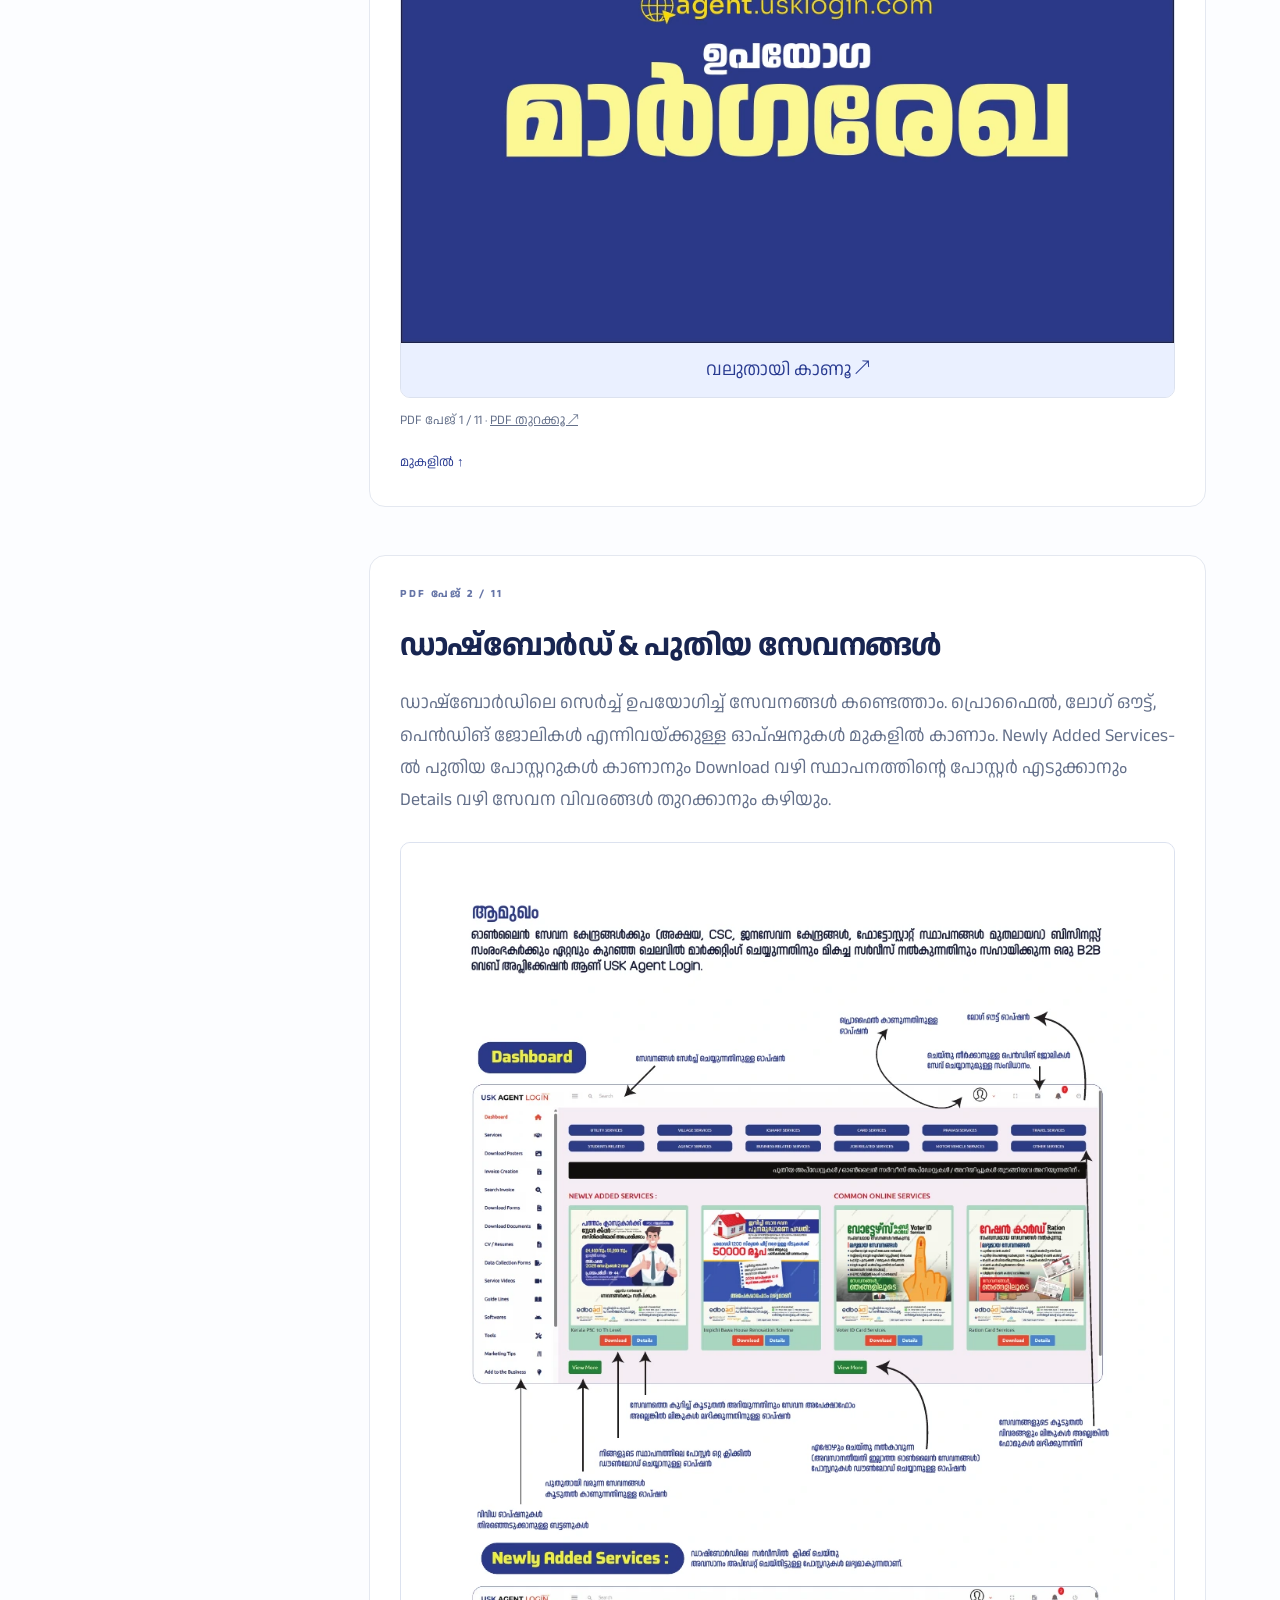
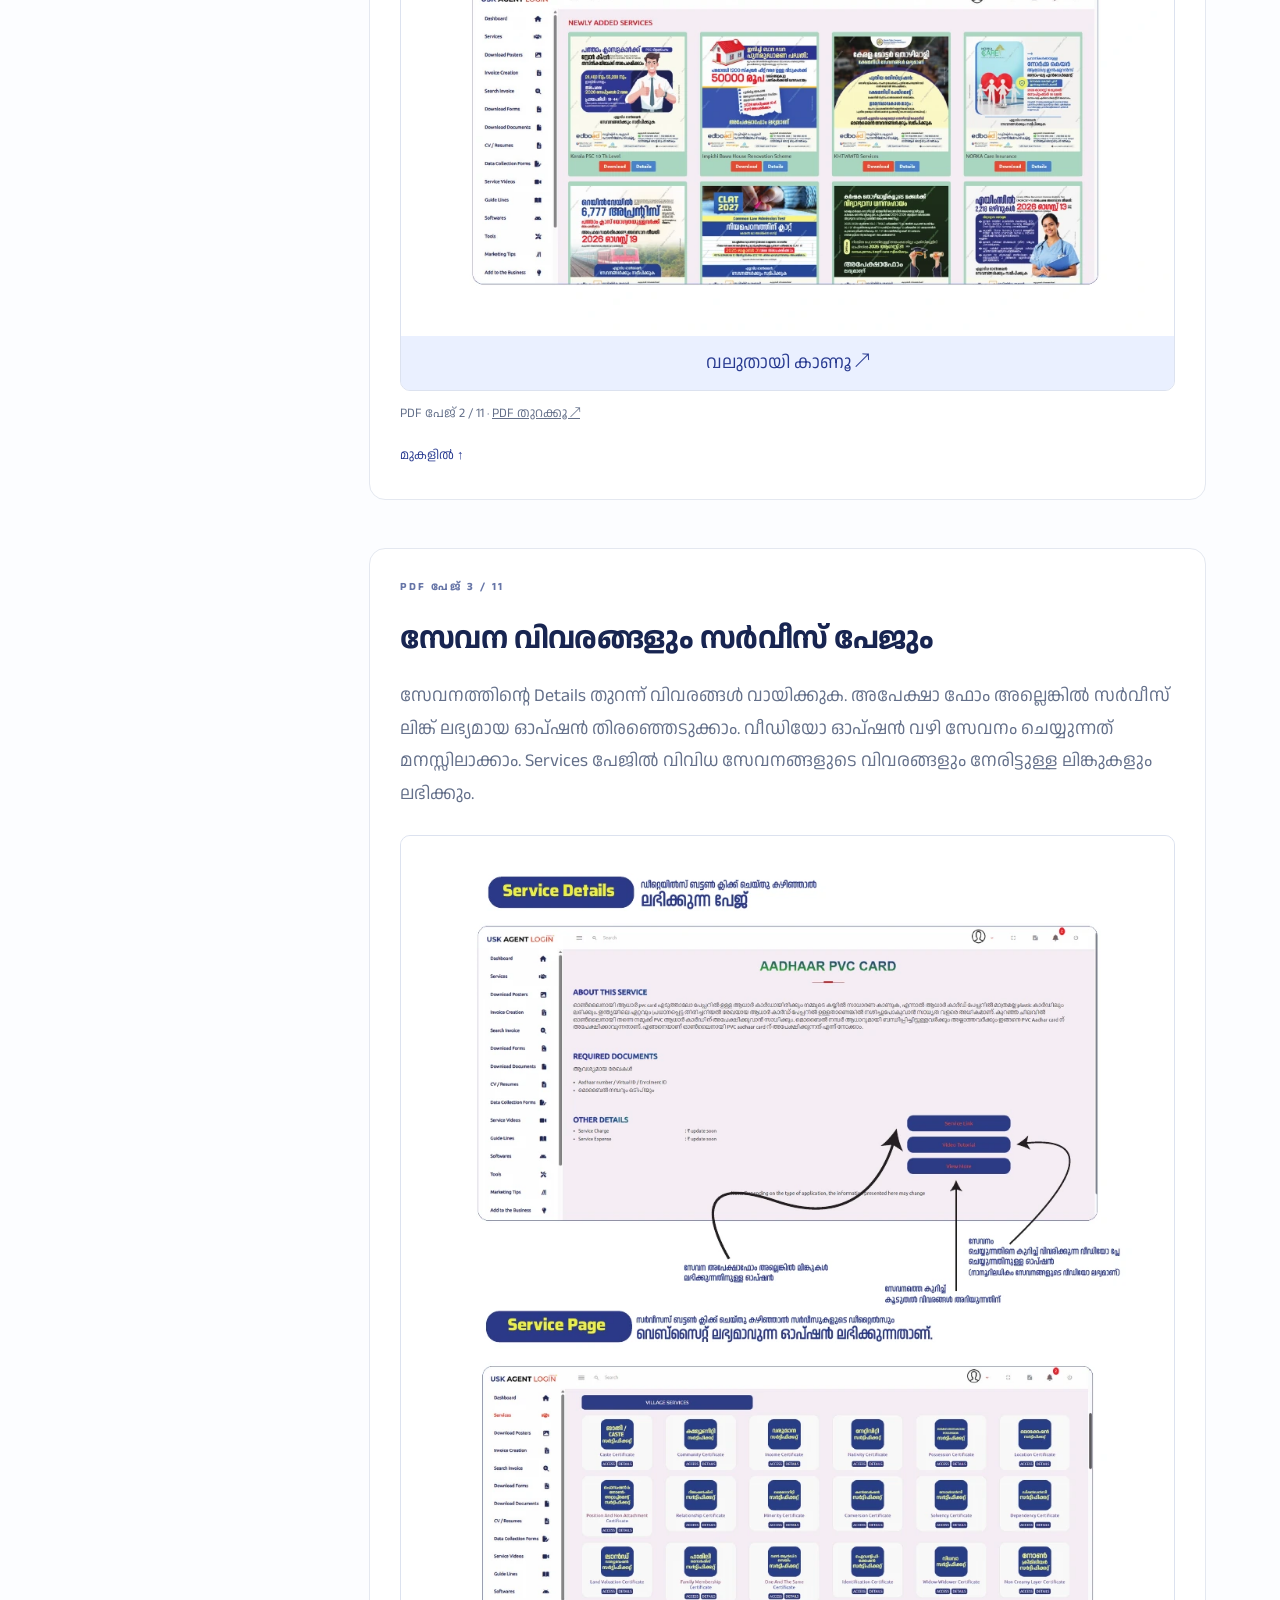
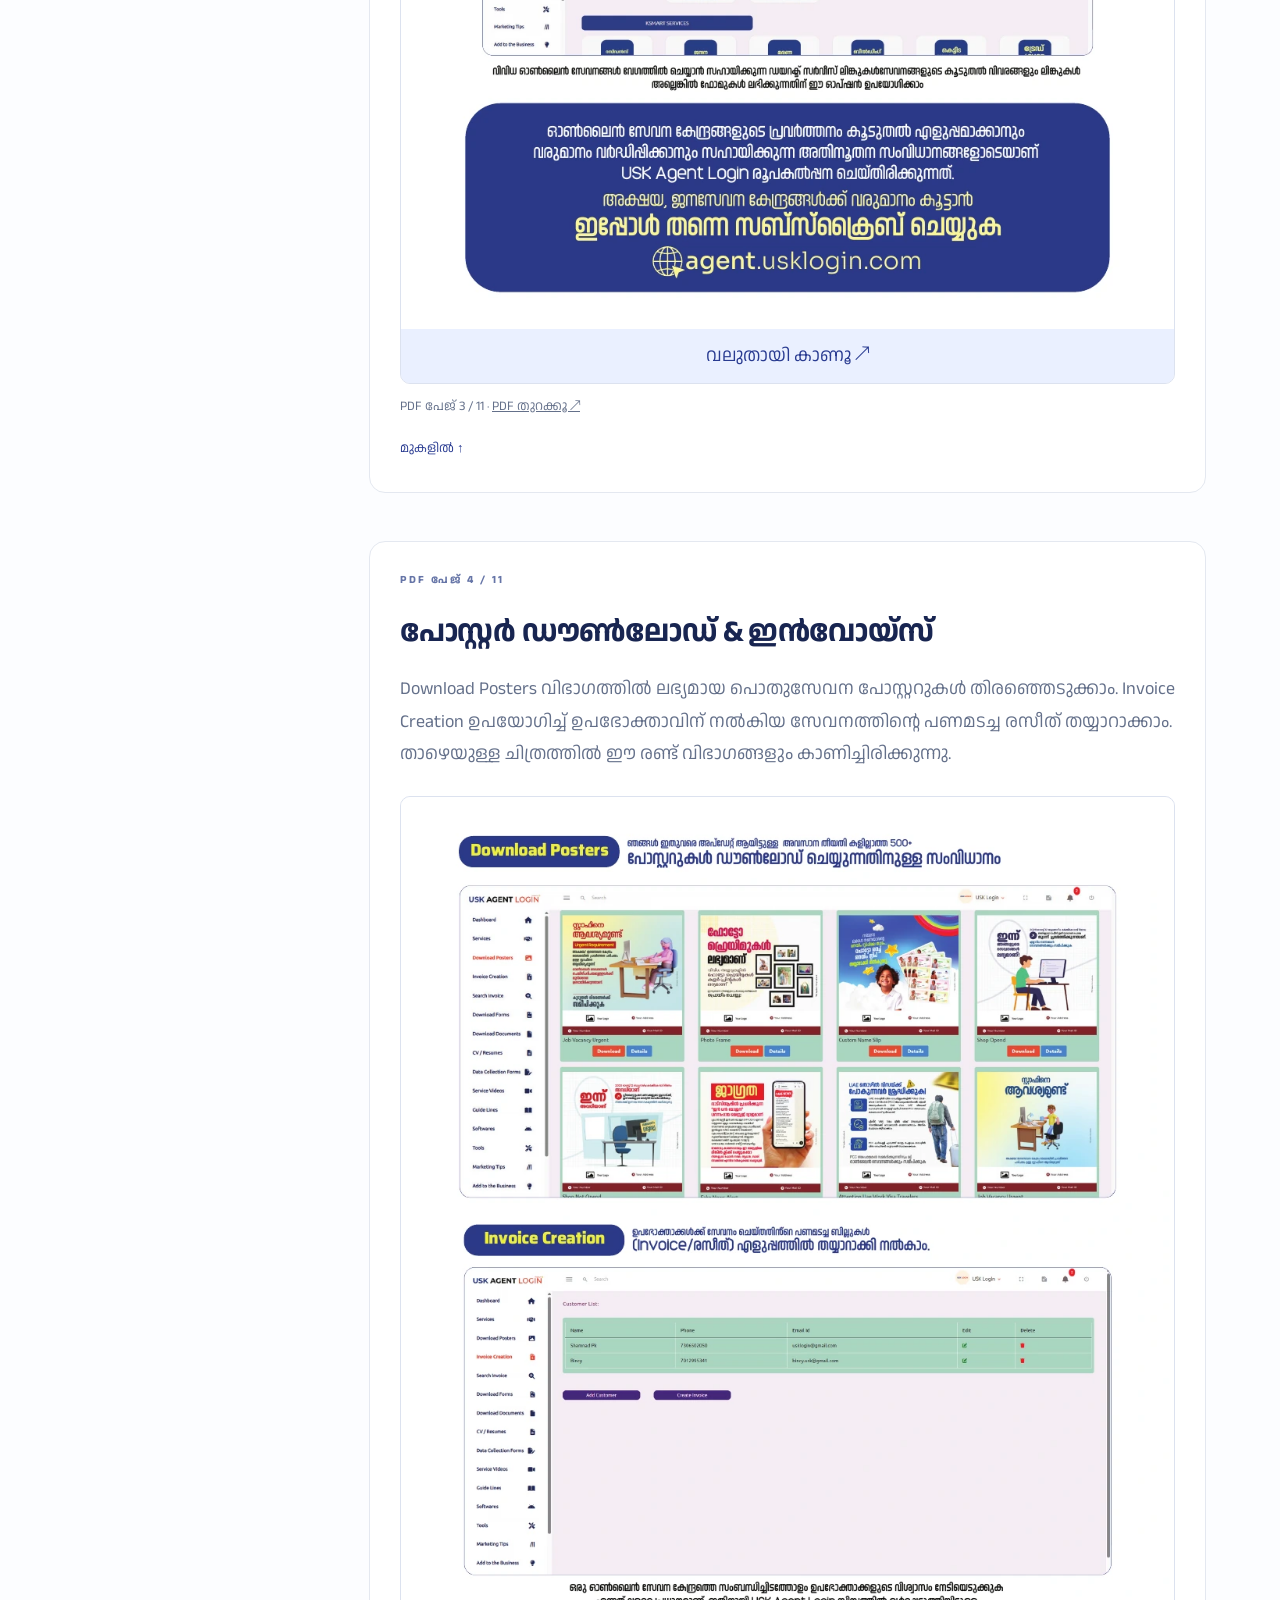
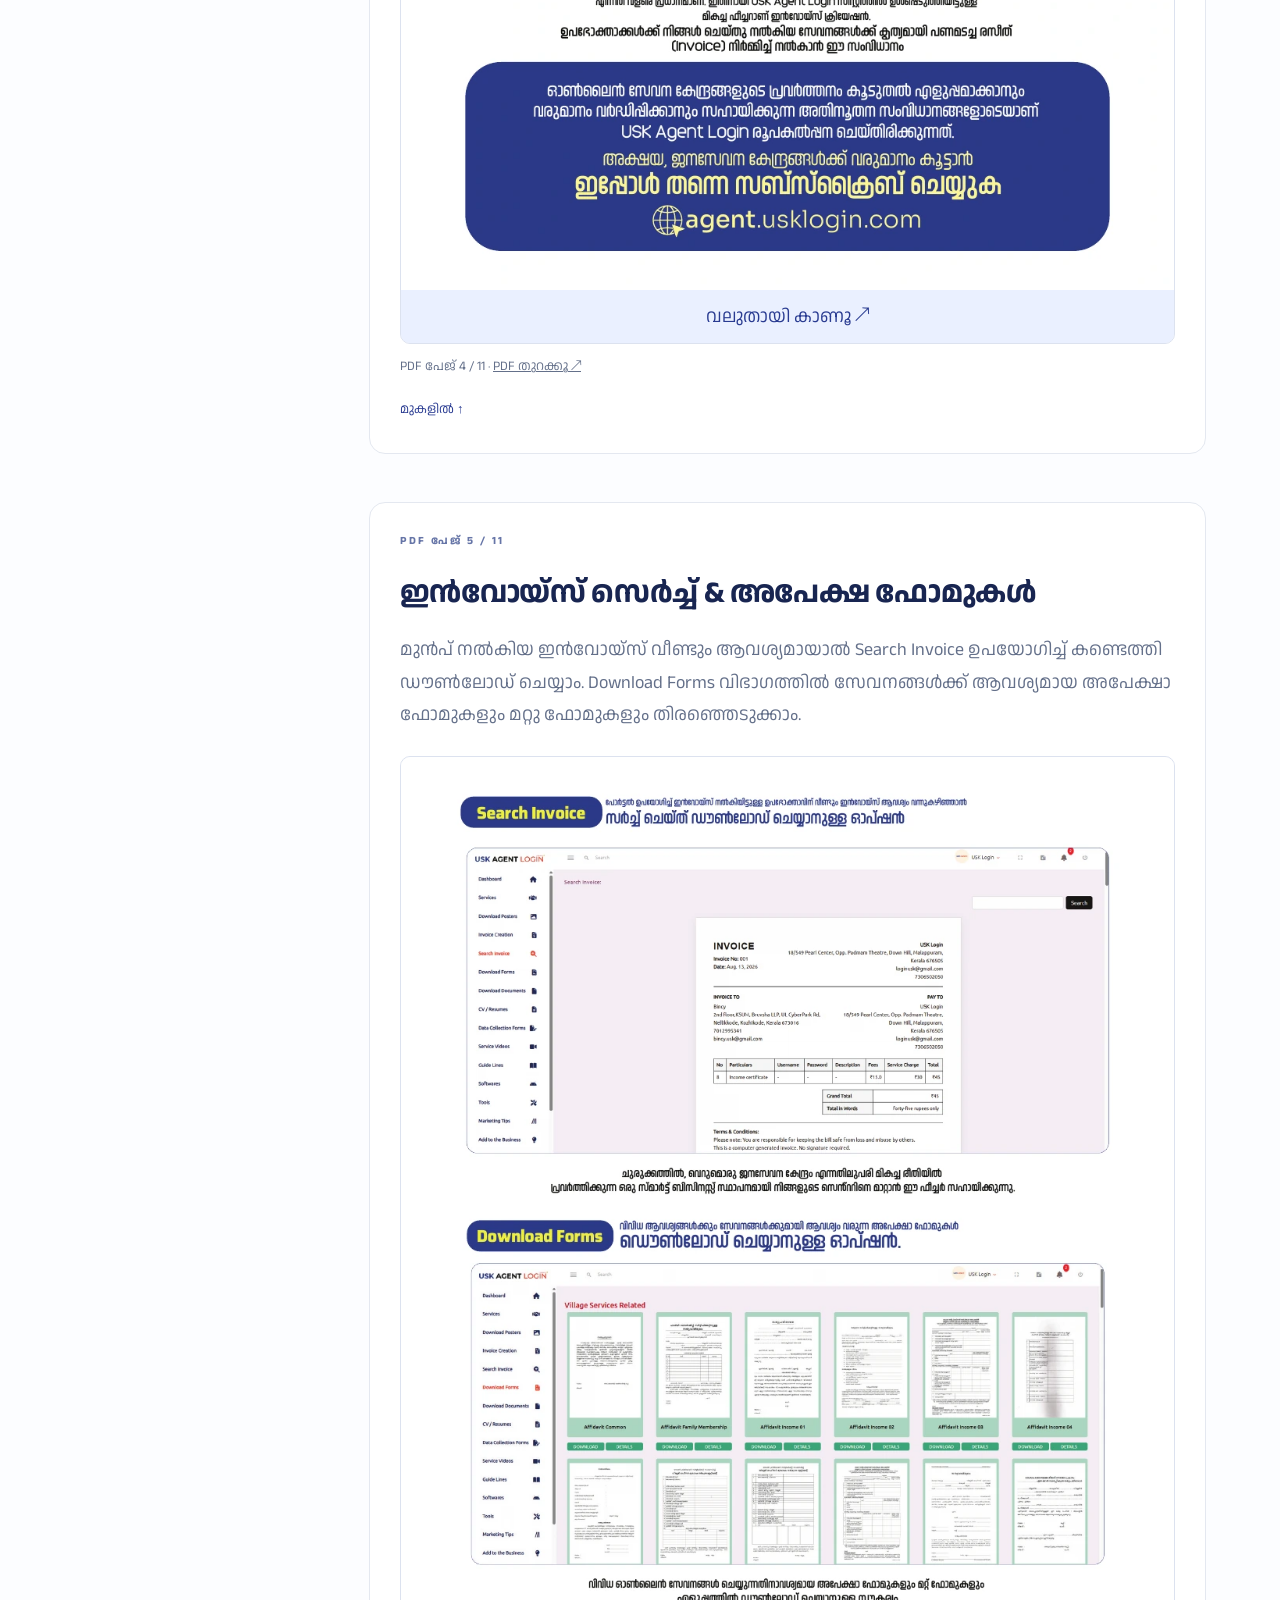
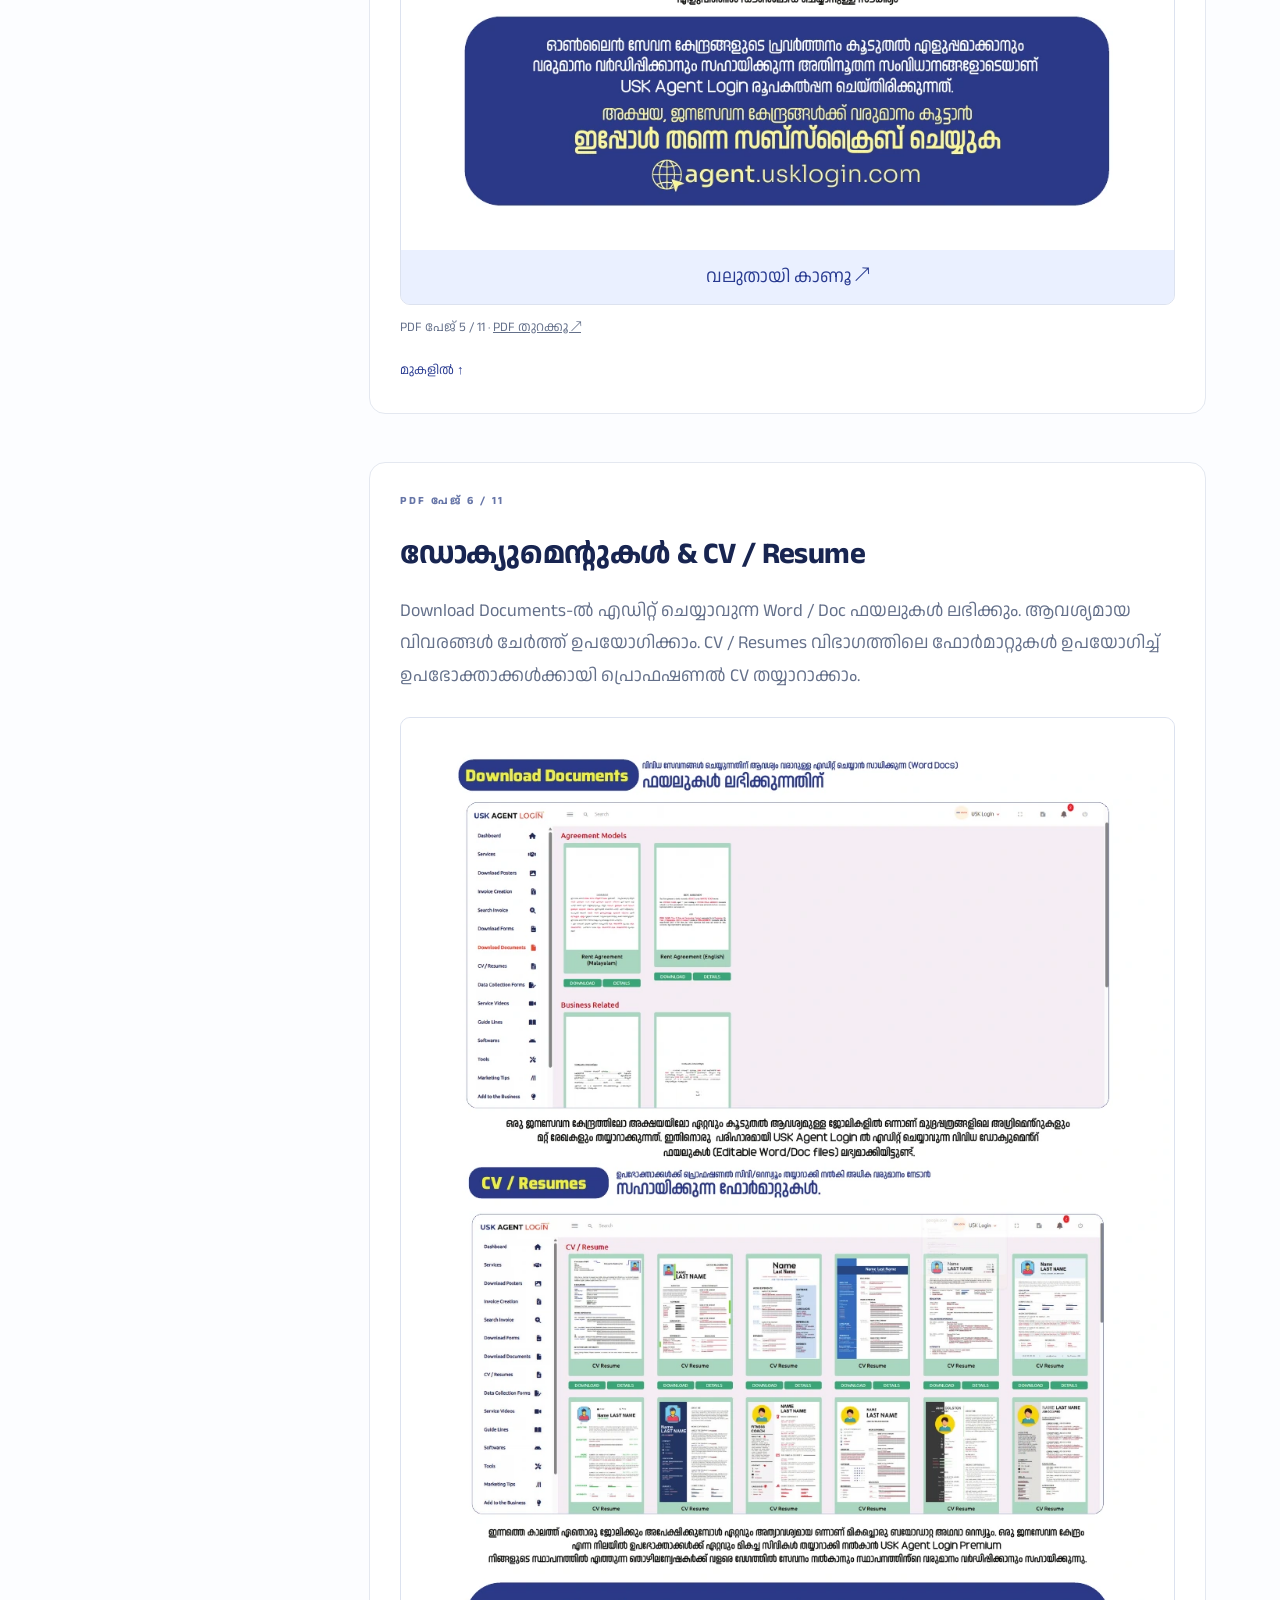
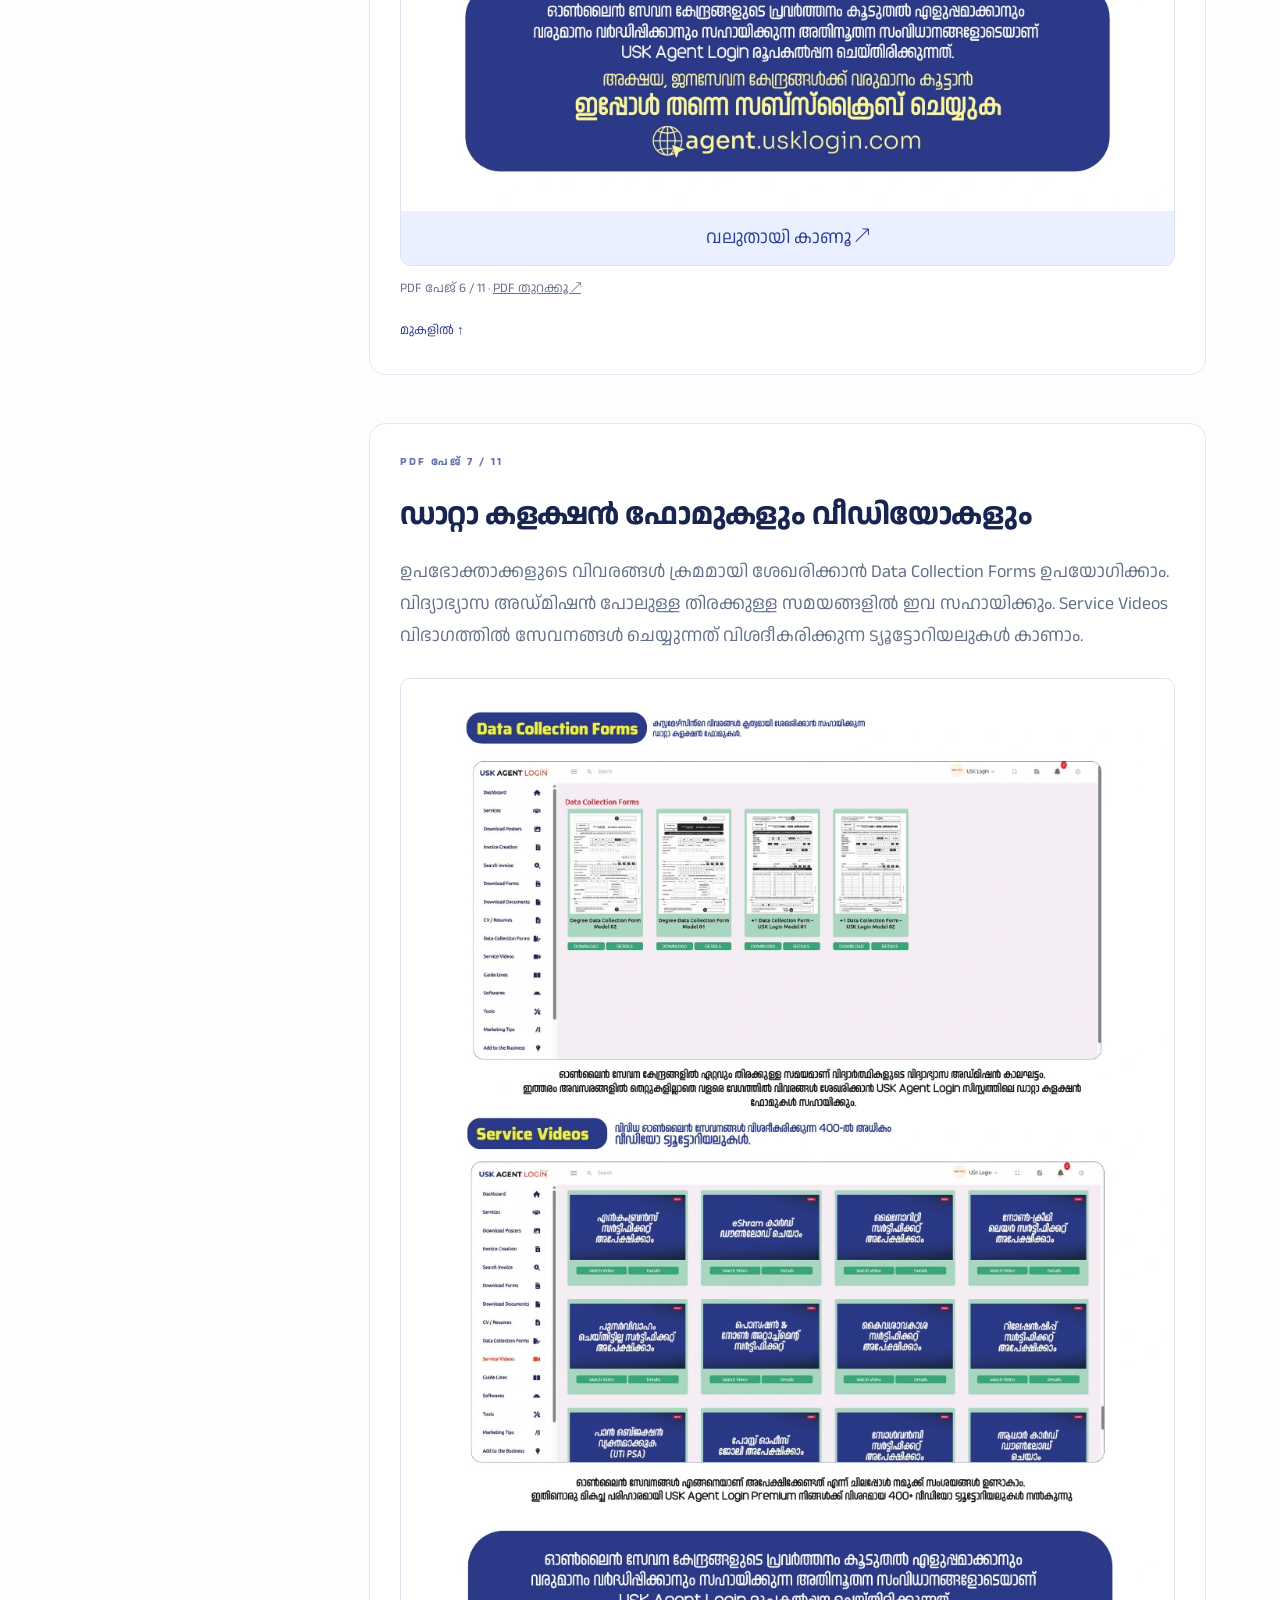
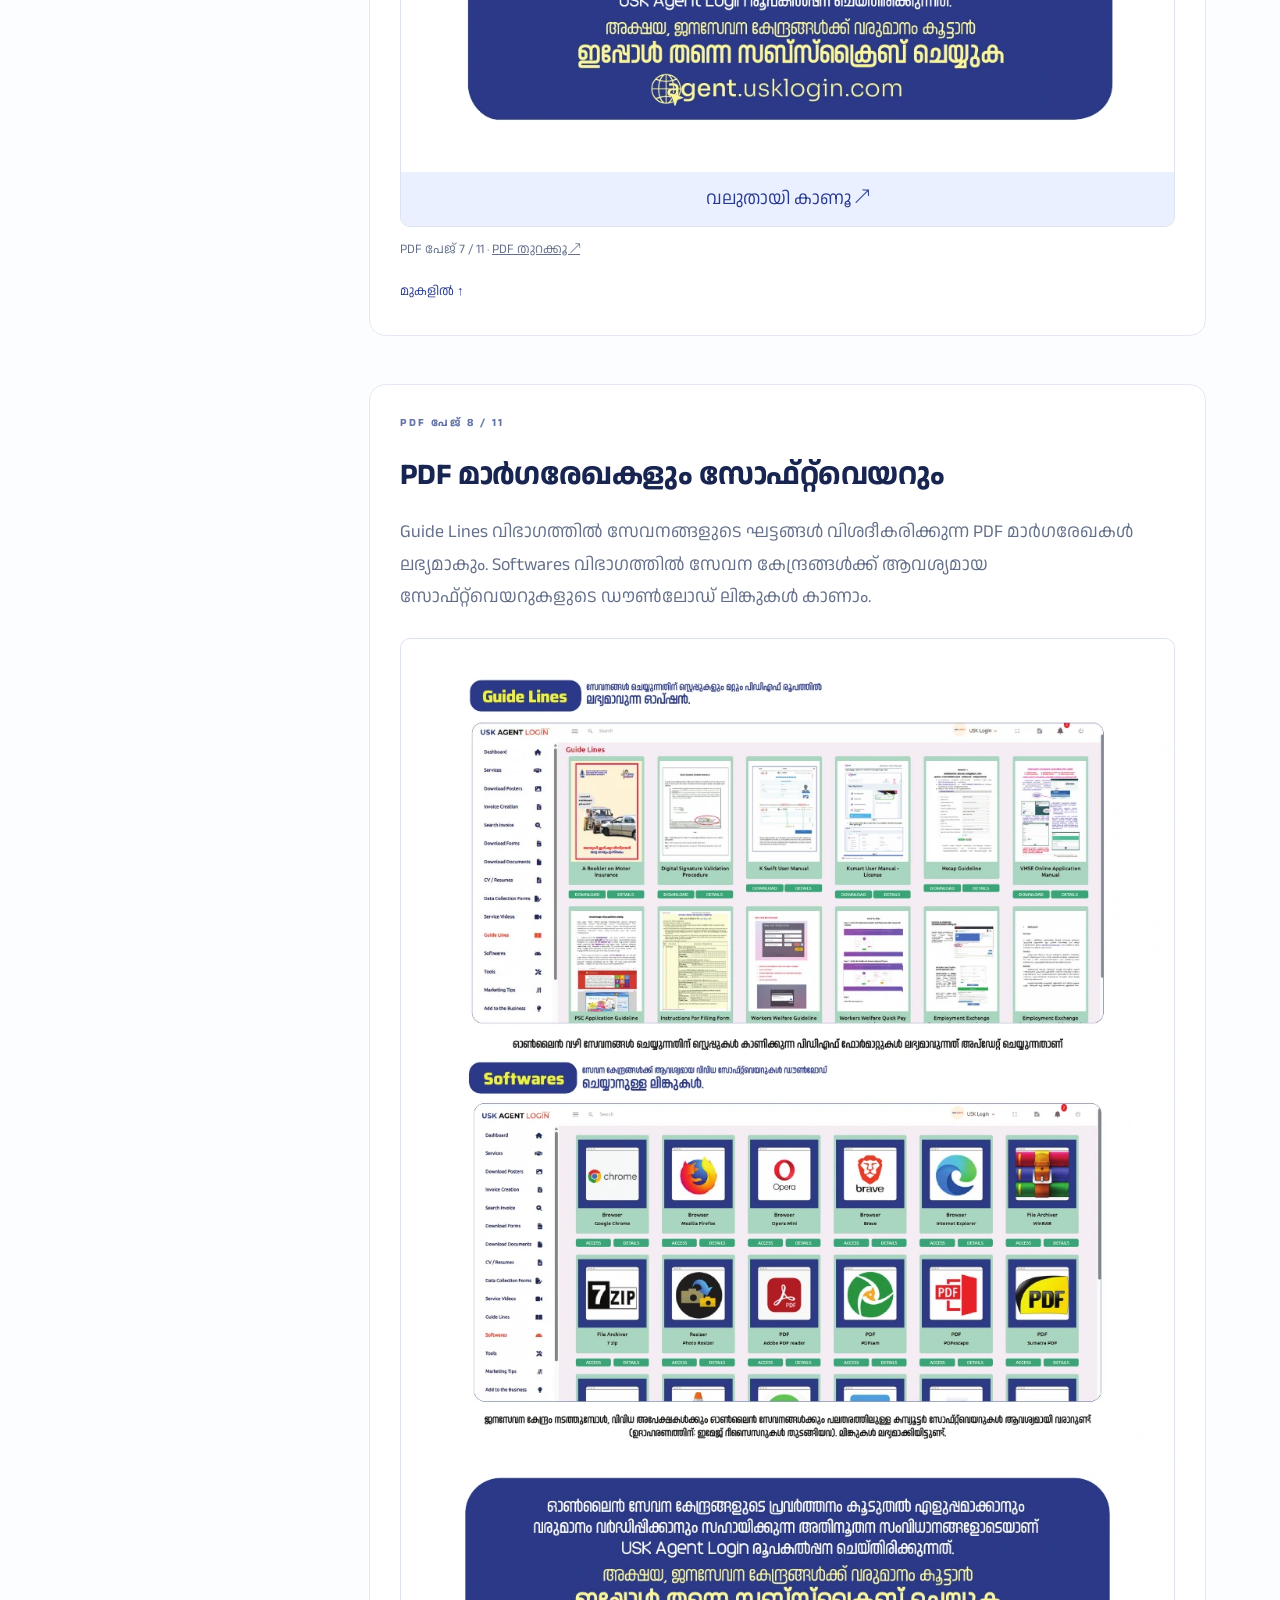
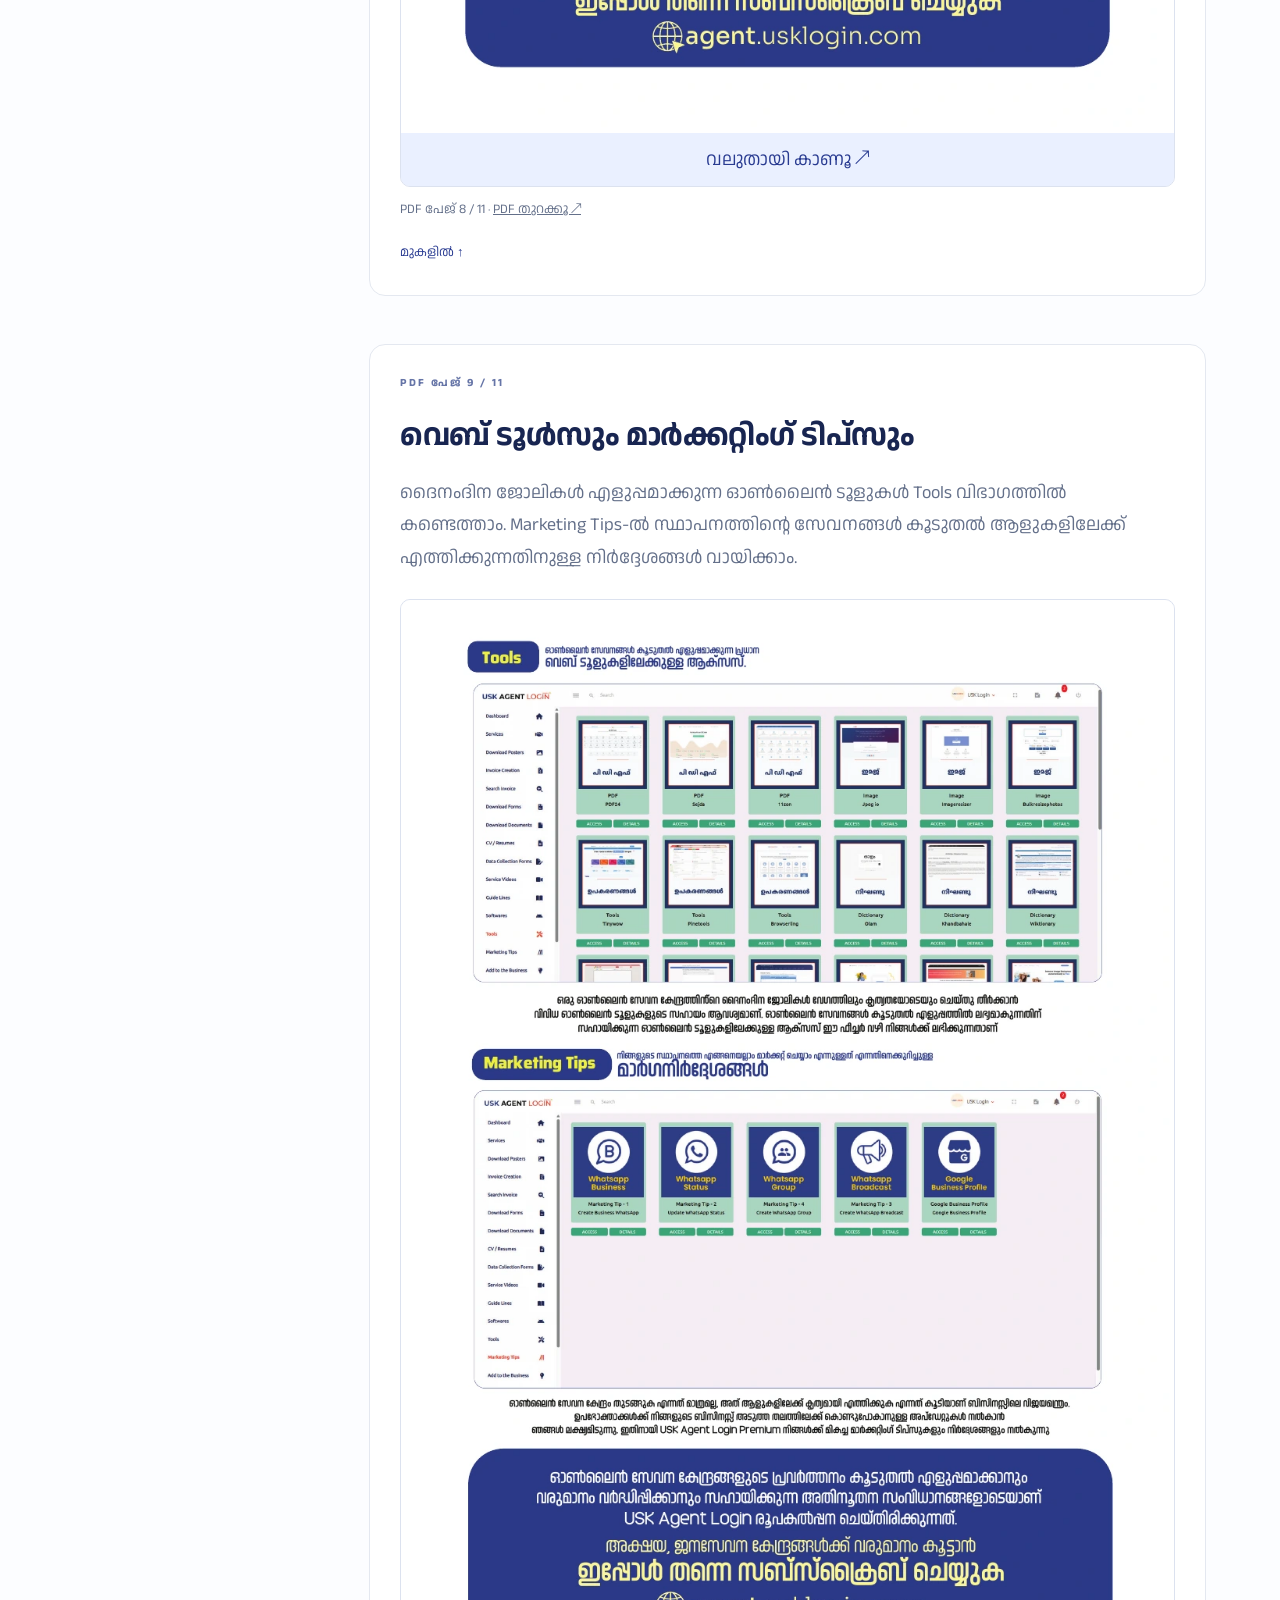
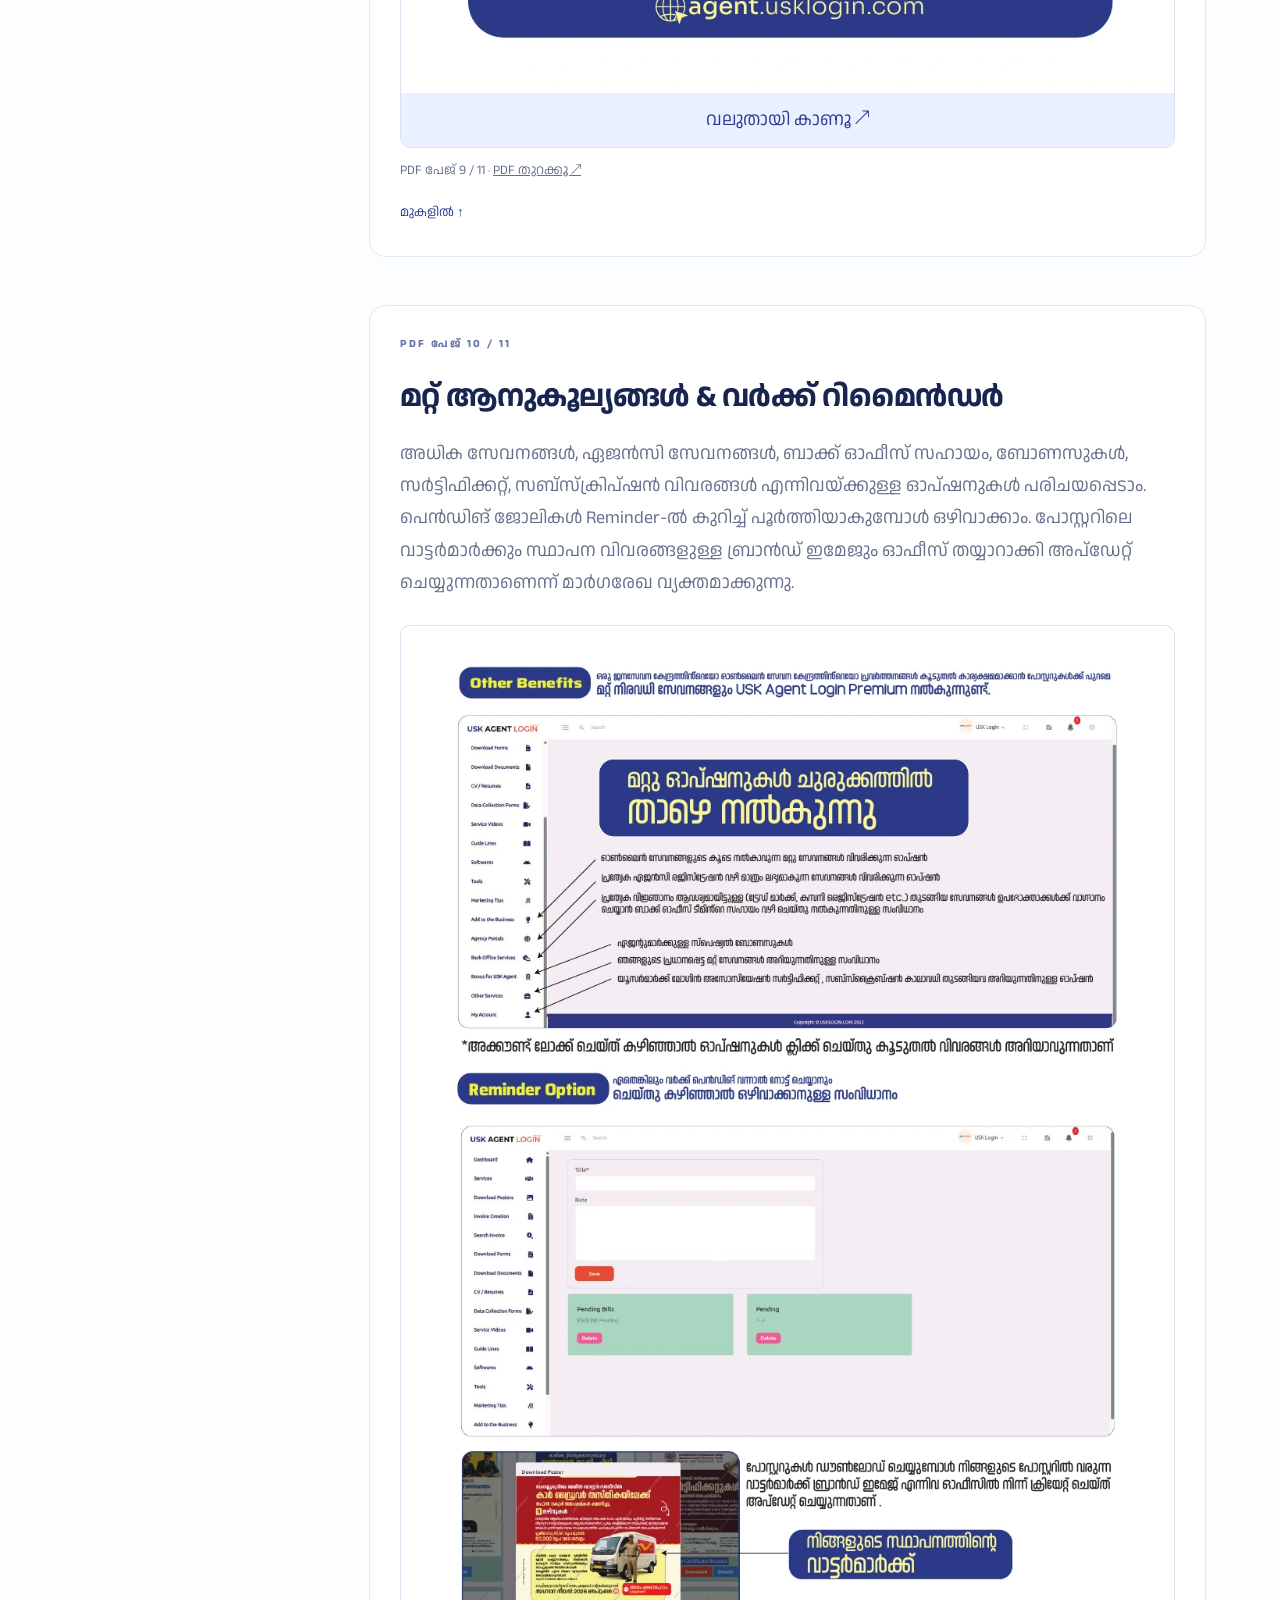
<file: templates/web/home/guideline.html>
<!doctype html><html lang="ml"><head><meta charset="utf-8"><meta name="viewport" content="width=device-width,initial-scale=1"><title>ഉപയോക്തൃ മാർഗരേഖ | USK Agent Login Premium</title><meta name="description" content="USK Agent Login എങ്ങനെ ഉപയോഗിക്കാം? നൽകിയ PDF-ലെ യഥാർത്ഥ സ്ക്രീൻഷോട്ടുകളും ഓരോ വിഭാഗത്തിന്റെയും ലളിതമായ വിശദീകരണങ്ങളും ഇവിടെ കാണാം."><link rel="icon" type="image/svg+xml" href="assets/images/favicon.svg?v=2"><link rel="stylesheet" href="assets/css/fonts.css"><link rel="stylesheet" href="assets/css/style.css"><link rel="stylesheet" href="assets/css/guideline.css"><link rel="alternate" hreflang="ml" href="guideline.html"><link rel="alternate" hreflang="en" href="guideline-en.html"><link rel="stylesheet" href="assets/css/review-popup.css"><link rel="stylesheet" href="assets/css/policies.css"><link rel="stylesheet" href="assets/css/mobile.css"><link rel="stylesheet" href="assets/css/contact-floats.css">
</head><body id="top" class="has-contact-floats guide-body"><header><a href="index.html"><img class="logo" src="assets/images/logo.svg" alt="USK Login"></a><a class="guide-home" href="index.html">← പ്രധാന പേജ്</a><div class="language-control"><label for="site-language">ഭാഷ</label><select id="site-language" data-ml="guideline.html" data-en="guideline-en.html"><option value="ml" selected>മലയാളം</option><option value="en">English</option></select></div></header><main><section class="guide-hero wrap"><p class="eyebrow">USK AGENT LOGIN · HELP CENTRE</p><h1>ഉപയോക്തൃ മാർഗരേഖ</h1><p class="lead">USK Agent Login എങ്ങനെ ഉപയോഗിക്കാം? നൽകിയ PDF-ലെ യഥാർത്ഥ സ്ക്രീൻഷോട്ടുകളും ഓരോ വിഭാഗത്തിന്റെയും ലളിതമായ വിശദീകരണങ്ങളും ഇവിടെ കാണാം.</p><div class="actions"><a class="button" href="assets/documents/USK-Agent-Web-Login-Guideline.pdf" download>PDF ഡൗൺലോഡ് ചെയ്യൂ ↓</a><a class="outline" href="assets/documents/USK-Agent-Web-Login-Guideline.pdf" target="_blank" rel="noopener">PDF തുറക്കൂ ↗</a></div><p class="muted guide-note">സ്ക്രീൻഷോട്ടുകൾ നൽകിയ മലയാളം PDF-ൽ നിന്നുള്ളവയാണ്. നിങ്ങളുടെ ലോഗിനിലെ നിലവിലെ രൂപത്തിൽ ചെറിയ വ്യത്യാസങ്ങൾ ഉണ്ടായേക്കാം.</p></section><div class="guide-layout wrap"><aside class="guide-sidebar"><details open><summary>വിഭാഗങ്ങൾ</summary><nav aria-label="വിഭാഗങ്ങൾ"><a href="#overview"><span>01</span> പ്രീമിയം പരിചയം</a><a href="#dashboard"><span>02</span> ഡാഷ്ബോർഡ് & പുതിയ സേവനങ്ങൾ</a><a href="#services"><span>03</span> സേവന വിവരങ്ങളും സർവീസ് പേജും</a><a href="#posters-invoices"><span>04</span> പോസ്റ്റർ ഡൗൺലോഡ് & ഇൻവോയ്സ്</a><a href="#invoices-forms"><span>05</span> ഇൻവോയ്സ് സെർച്ച് & അപേക്ഷ ഫോമുകൾ</a><a href="#documents-cv"><span>06</span> ഡോക്യുമെന്റുകൾ & CV / Resume</a><a href="#data-videos"><span>07</span> ഡാറ്റാ കളക്ഷൻ ഫോമുകളും വീഡിയോകളും</a><a href="#guides-software"><span>08</span> PDF മാർഗരേഖകളും സോഫ്റ്റ്‌വെയറും</a><a href="#tools-marketing"><span>09</span> വെബ് ടൂൾസും മാർക്കറ്റിംഗ് ടിപ്സും</a><a href="#benefits-reminders"><span>10</span> മറ്റ് ആനുകൂല്യങ്ങൾ & വർക്ക് റിമൈൻഡർ</a><a href="#subscription"><span>11</span> സബ്സ്ക്രിപ്ഷനും സഹായവും</a></nav></details></aside><div class="guide-content"><section class="guide-section" id="overview"><p class="eyebrow">PDF പേജ് 1 / 11</p><h2>പ്രീമിയം പരിചയം</h2><p>USK Agent Login-ലെ പ്രധാന സൗകര്യങ്ങൾ പരിചയപ്പെടാം. പോസ്റ്ററുകൾ, സർവീസ് ലിങ്കുകൾ, വീഡിയോ ട്യൂട്ടോറിയലുകൾ, ഫോമുകൾ, ഇൻവോയ്സ് തുടങ്ങിയവയുടെ സംക്ഷിപ്തരൂപം PDF-ന്റെ ആദ്യ പേജിൽ കാണാം.</p><figure><a href="assets/guideline/page-01.webp" class="guide-image" data-title="പ്രീമിയം പരിചയം" target="_blank" rel="noopener"><img src="assets/guideline/page-01.webp" alt="പ്രീമിയം പരിചയം — PDF-ലെ സ്ക്രീൻഷോട്ടുകളും നിർദ്ദേശങ്ങളും" width="990" height="1400" loading="lazy"><span>വലുതായി കാണൂ ↗</span></a><figcaption>PDF പേജ് 1 / 11 · <a href="assets/documents/USK-Agent-Web-Login-Guideline.pdf#page=1" target="_blank" rel="noopener">PDF തുറക്കൂ ↗</a></figcaption></figure><a class="guide-top" href="#top">മുകളിൽ ↑</a></section><section class="guide-section" id="dashboard"><p class="eyebrow">PDF പേജ് 2 / 11</p><h2>ഡാഷ്ബോർഡ് & പുതിയ സേവനങ്ങൾ</h2><p>ഡാഷ്ബോർഡിലെ സെർച്ച് ഉപയോഗിച്ച് സേവനങ്ങൾ കണ്ടെത്താം. പ്രൊഫൈൽ, ലോഗ് ഔട്ട്, പെൻഡിങ് ജോലികൾ എന്നിവയ്ക്കുള്ള ഓപ്ഷനുകൾ മുകളിൽ കാണാം. Newly Added Services-ൽ പുതിയ പോസ്റ്ററുകൾ കാണാനും Download വഴി സ്ഥാപനത്തിന്റെ പോസ്റ്റർ എടുക്കാനും Details വഴി സേവന വിവരങ്ങൾ തുറക്കാനും കഴിയും.</p><figure><a href="assets/guideline/page-02.webp" class="guide-image" data-title="ഡാഷ്ബോർഡ് & പുതിയ സേവനങ്ങൾ" target="_blank" rel="noopener"><img src="assets/guideline/page-02.webp" alt="ഡാഷ്ബോർഡ് & പുതിയ സേവനങ്ങൾ — PDF-ലെ സ്ക്രീൻഷോട്ടുകളും നിർദ്ദേശങ്ങളും" width="990" height="1400" loading="lazy"><span>വലുതായി കാണൂ ↗</span></a><figcaption>PDF പേജ് 2 / 11 · <a href="assets/documents/USK-Agent-Web-Login-Guideline.pdf#page=2" target="_blank" rel="noopener">PDF തുറക്കൂ ↗</a></figcaption></figure><a class="guide-top" href="#top">മുകളിൽ ↑</a></section><section class="guide-section" id="services"><p class="eyebrow">PDF പേജ് 3 / 11</p><h2>സേവന വിവരങ്ങളും സർവീസ് പേജും</h2><p>സേവനത്തിന്റെ Details തുറന്ന് വിവരങ്ങൾ വായിക്കുക. അപേക്ഷാ ഫോം അല്ലെങ്കിൽ സർവീസ് ലിങ്ക് ലഭ്യമായ ഓപ്ഷൻ തിരഞ്ഞെടുക്കാം. വീഡിയോ ഓപ്ഷൻ വഴി സേവനം ചെയ്യുന്നത് മനസ്സിലാക്കാം. Services പേജിൽ വിവിധ സേവനങ്ങളുടെ വിവരങ്ങളും നേരിട്ടുള്ള ലിങ്കുകളും ലഭിക്കും.</p><figure><a href="assets/guideline/page-03.webp" class="guide-image" data-title="സേവന വിവരങ്ങളും സർവീസ് പേജും" target="_blank" rel="noopener"><img src="assets/guideline/page-03.webp" alt="സേവന വിവരങ്ങളും സർവീസ് പേജും — PDF-ലെ സ്ക്രീൻഷോട്ടുകളും നിർദ്ദേശങ്ങളും" width="990" height="1400" loading="lazy"><span>വലുതായി കാണൂ ↗</span></a><figcaption>PDF പേജ് 3 / 11 · <a href="assets/documents/USK-Agent-Web-Login-Guideline.pdf#page=3" target="_blank" rel="noopener">PDF തുറക്കൂ ↗</a></figcaption></figure><a class="guide-top" href="#top">മുകളിൽ ↑</a></section><section class="guide-section" id="posters-invoices"><p class="eyebrow">PDF പേജ് 4 / 11</p><h2>പോസ്റ്റർ ഡൗൺലോഡ് & ഇൻവോയ്സ്</h2><p>Download Posters വിഭാഗത്തിൽ ലഭ്യമായ പൊതുസേവന പോസ്റ്ററുകൾ തിരഞ്ഞെടുക്കാം. Invoice Creation ഉപയോഗിച്ച് ഉപഭോക്താവിന് നൽകിയ സേവനത്തിന്റെ പണമടച്ച രസീത് തയ്യാറാക്കാം. താഴെയുള്ള ചിത്രത്തിൽ ഈ രണ്ട് വിഭാഗങ്ങളും കാണിച്ചിരിക്കുന്നു.</p><figure><a href="assets/guideline/page-04.webp" class="guide-image" data-title="പോസ്റ്റർ ഡൗൺലോഡ് & ഇൻവോയ്സ്" target="_blank" rel="noopener"><img src="assets/guideline/page-04.webp" alt="പോസ്റ്റർ ഡൗൺലോഡ് & ഇൻവോയ്സ് — PDF-ലെ സ്ക്രീൻഷോട്ടുകളും നിർദ്ദേശങ്ങളും" width="990" height="1400" loading="lazy"><span>വലുതായി കാണൂ ↗</span></a><figcaption>PDF പേജ് 4 / 11 · <a href="assets/documents/USK-Agent-Web-Login-Guideline.pdf#page=4" target="_blank" rel="noopener">PDF തുറക്കൂ ↗</a></figcaption></figure><a class="guide-top" href="#top">മുകളിൽ ↑</a></section><section class="guide-section" id="invoices-forms"><p class="eyebrow">PDF പേജ് 5 / 11</p><h2>ഇൻവോയ്സ് സെർച്ച് & അപേക്ഷ ഫോമുകൾ</h2><p>മുൻപ് നൽകിയ ഇൻവോയ്സ് വീണ്ടും ആവശ്യമായാൽ Search Invoice ഉപയോഗിച്ച് കണ്ടെത്തി ഡൗൺലോഡ് ചെയ്യാം. Download Forms വിഭാഗത്തിൽ സേവനങ്ങൾക്ക് ആവശ്യമായ അപേക്ഷാ ഫോമുകളും മറ്റു ഫോമുകളും തിരഞ്ഞെടുക്കാം.</p><figure><a href="assets/guideline/page-05.webp" class="guide-image" data-title="ഇൻവോയ്സ് സെർച്ച് & അപേക്ഷ ഫോമുകൾ" target="_blank" rel="noopener"><img src="assets/guideline/page-05.webp" alt="ഇൻവോയ്സ് സെർച്ച് & അപേക്ഷ ഫോമുകൾ — PDF-ലെ സ്ക്രീൻഷോട്ടുകളും നിർദ്ദേശങ്ങളും" width="990" height="1400" loading="lazy"><span>വലുതായി കാണൂ ↗</span></a><figcaption>PDF പേജ് 5 / 11 · <a href="assets/documents/USK-Agent-Web-Login-Guideline.pdf#page=5" target="_blank" rel="noopener">PDF തുറക്കൂ ↗</a></figcaption></figure><a class="guide-top" href="#top">മുകളിൽ ↑</a></section><section class="guide-section" id="documents-cv"><p class="eyebrow">PDF പേജ് 6 / 11</p><h2>ഡോക്യുമെന്റുകൾ & CV / Resume</h2><p>Download Documents-ൽ എഡിറ്റ് ചെയ്യാവുന്ന Word / Doc ഫയലുകൾ ലഭിക്കും. ആവശ്യമായ വിവരങ്ങൾ ചേർത്ത് ഉപയോഗിക്കാം. CV / Resumes വിഭാഗത്തിലെ ഫോർമാറ്റുകൾ ഉപയോഗിച്ച് ഉപഭോക്താക്കൾക്കായി പ്രൊഫഷണൽ CV തയ്യാറാക്കാം.</p><figure><a href="assets/guideline/page-06.webp" class="guide-image" data-title="ഡോക്യുമെന്റുകൾ & CV / Resume" target="_blank" rel="noopener"><img src="assets/guideline/page-06.webp" alt="ഡോക്യുമെന്റുകൾ & CV / Resume — PDF-ലെ സ്ക്രീൻഷോട്ടുകളും നിർദ്ദേശങ്ങളും" width="990" height="1400" loading="lazy"><span>വലുതായി കാണൂ ↗</span></a><figcaption>PDF പേജ് 6 / 11 · <a href="assets/documents/USK-Agent-Web-Login-Guideline.pdf#page=6" target="_blank" rel="noopener">PDF തുറക്കൂ ↗</a></figcaption></figure><a class="guide-top" href="#top">മുകളിൽ ↑</a></section><section class="guide-section" id="data-videos"><p class="eyebrow">PDF പേജ് 7 / 11</p><h2>ഡാറ്റാ കളക്ഷൻ ഫോമുകളും വീഡിയോകളും</h2><p>ഉപഭോക്താക്കളുടെ വിവരങ്ങൾ ക്രമമായി ശേഖരിക്കാൻ Data Collection Forms ഉപയോഗിക്കാം. വിദ്യാഭ്യാസ അഡ്മിഷൻ പോലുള്ള തിരക്കുള്ള സമയങ്ങളിൽ ഇവ സഹായിക്കും. Service Videos വിഭാഗത്തിൽ സേവനങ്ങൾ ചെയ്യുന്നത് വിശദീകരിക്കുന്ന ട്യൂട്ടോറിയലുകൾ കാണാം.</p><figure><a href="assets/guideline/page-07.webp" class="guide-image" data-title="ഡാറ്റാ കളക്ഷൻ ഫോമുകളും വീഡിയോകളും" target="_blank" rel="noopener"><img src="assets/guideline/page-07.webp" alt="ഡാറ്റാ കളക്ഷൻ ഫോമുകളും വീഡിയോകളും — PDF-ലെ സ്ക്രീൻഷോട്ടുകളും നിർദ്ദേശങ്ങളും" width="990" height="1400" loading="lazy"><span>വലുതായി കാണൂ ↗</span></a><figcaption>PDF പേജ് 7 / 11 · <a href="assets/documents/USK-Agent-Web-Login-Guideline.pdf#page=7" target="_blank" rel="noopener">PDF തുറക്കൂ ↗</a></figcaption></figure><a class="guide-top" href="#top">മുകളിൽ ↑</a></section><section class="guide-section" id="guides-software"><p class="eyebrow">PDF പേജ് 8 / 11</p><h2>PDF മാർഗരേഖകളും സോഫ്റ്റ്‌വെയറും</h2><p>Guide Lines വിഭാഗത്തിൽ സേവനങ്ങളുടെ ഘട്ടങ്ങൾ വിശദീകരിക്കുന്ന PDF മാർഗരേഖകൾ ലഭ്യമാകും. Softwares വിഭാഗത്തിൽ സേവന കേന്ദ്രങ്ങൾക്ക് ആവശ്യമായ സോഫ്റ്റ്‌വെയറുകളുടെ ഡൗൺലോഡ് ലിങ്കുകൾ കാണാം.</p><figure><a href="assets/guideline/page-08.webp" class="guide-image" data-title="PDF മാർഗരേഖകളും സോഫ്റ്റ്‌വെയറും" target="_blank" rel="noopener"><img src="assets/guideline/page-08.webp" alt="PDF മാർഗരേഖകളും സോഫ്റ്റ്‌വെയറും — PDF-ലെ സ്ക്രീൻഷോട്ടുകളും നിർദ്ദേശങ്ങളും" width="990" height="1400" loading="lazy"><span>വലുതായി കാണൂ ↗</span></a><figcaption>PDF പേജ് 8 / 11 · <a href="assets/documents/USK-Agent-Web-Login-Guideline.pdf#page=8" target="_blank" rel="noopener">PDF തുറക്കൂ ↗</a></figcaption></figure><a class="guide-top" href="#top">മുകളിൽ ↑</a></section><section class="guide-section" id="tools-marketing"><p class="eyebrow">PDF പേജ് 9 / 11</p><h2>വെബ് ടൂൾസും മാർക്കറ്റിംഗ് ടിപ്സും</h2><p>ദൈനംദിന ജോലികൾ എളുപ്പമാക്കുന്ന ഓൺലൈൻ ടൂളുകൾ Tools വിഭാഗത്തിൽ കണ്ടെത്താം. Marketing Tips-ൽ സ്ഥാപനത്തിന്റെ സേവനങ്ങൾ കൂടുതൽ ആളുകളിലേക്ക് എത്തിക്കുന്നതിനുള്ള നിർദ്ദേശങ്ങൾ വായിക്കാം.</p><figure><a href="assets/guideline/page-09.webp" class="guide-image" data-title="വെബ് ടൂൾസും മാർക്കറ്റിംഗ് ടിപ്സും" target="_blank" rel="noopener"><img src="assets/guideline/page-09.webp" alt="വെബ് ടൂൾസും മാർക്കറ്റിംഗ് ടിപ്സും — PDF-ലെ സ്ക്രീൻഷോട്ടുകളും നിർദ്ദേശങ്ങളും" width="990" height="1400" loading="lazy"><span>വലുതായി കാണൂ ↗</span></a><figcaption>PDF പേജ് 9 / 11 · <a href="assets/documents/USK-Agent-Web-Login-Guideline.pdf#page=9" target="_blank" rel="noopener">PDF തുറക്കൂ ↗</a></figcaption></figure><a class="guide-top" href="#top">മുകളിൽ ↑</a></section><section class="guide-section" id="benefits-reminders"><p class="eyebrow">PDF പേജ് 10 / 11</p><h2>മറ്റ് ആനുകൂല്യങ്ങൾ & വർക്ക് റിമൈൻഡർ</h2><p>അധിക സേവനങ്ങൾ, ഏജൻസി സേവനങ്ങൾ, ബാക്ക് ഓഫീസ് സഹായം, ബോണസുകൾ, സർട്ടിഫിക്കറ്റ്, സബ്സ്ക്രിപ്ഷൻ വിവരങ്ങൾ എന്നിവയ്ക്കുള്ള ഓപ്ഷനുകൾ പരിചയപ്പെടാം. പെൻഡിങ് ജോലികൾ Reminder-ൽ കുറിച്ച് പൂർത്തിയാകുമ്പോൾ ഒഴിവാക്കാം. പോസ്റ്ററിലെ വാട്ടർമാർക്കും സ്ഥാപന വിവരങ്ങളുള്ള ബ്രാൻഡ് ഇമേജും ഓഫീസ് തയ്യാറാക്കി അപ്ഡേറ്റ് ചെയ്യുന്നതാണെന്ന് മാർഗരേഖ വ്യക്തമാക്കുന്നു.</p><figure><a href="assets/guideline/page-10.webp" class="guide-image" data-title="മറ്റ് ആനുകൂല്യങ്ങൾ & വർക്ക് റിമൈൻഡർ" target="_blank" rel="noopener"><img src="assets/guideline/page-10.webp" alt="മറ്റ് ആനുകൂല്യങ്ങൾ & വർക്ക് റിമൈൻഡർ — PDF-ലെ സ്ക്രീൻഷോട്ടുകളും നിർദ്ദേശങ്ങളും" width="990" height="1400" loading="lazy"><span>വലുതായി കാണൂ ↗</span></a><figcaption>PDF പേജ് 10 / 11 · <a href="assets/documents/USK-Agent-Web-Login-Guideline.pdf#page=10" target="_blank" rel="noopener">PDF തുറക്കൂ ↗</a></figcaption></figure><a class="guide-top" href="#top">മുകളിൽ ↑</a></section><section class="guide-section" id="subscription"><p class="eyebrow">PDF പേജ് 11 / 11</p><h2>സബ്സ്ക്രിപ്ഷനും സഹായവും</h2><p>PDF-ന്റെ അവസാന പേജിൽ പ്ലാൻ, പുതുക്കൽ, ബന്ധപ്പെടാനുള്ള വിവരങ്ങൾ നൽകിയിട്ടുണ്ട്. PDF-ൽ കാണുന്ന നിരക്കുകൾ രേഖയിലെ വിവരങ്ങളാണ്; നിലവിലെ നിരക്കും നിബന്ധനകളും പേയ്‌മെന്റ് പേജിലോ WhatsApp വഴിയോ സ്ഥിരീകരിക്കുക.</p><figure><a href="assets/guideline/page-11.webp" class="guide-image" data-title="സബ്സ്ക്രിപ്ഷനും സഹായവും" target="_blank" rel="noopener"><img src="assets/guideline/page-11.webp" alt="സബ്സ്ക്രിപ്ഷനും സഹായവും — PDF-ലെ സ്ക്രീൻഷോട്ടുകളും നിർദ്ദേശങ്ങളും" width="990" height="1400" loading="lazy"><span>വലുതായി കാണൂ ↗</span></a><figcaption>PDF പേജ് 11 / 11 · <a href="assets/documents/USK-Agent-Web-Login-Guideline.pdf#page=11" target="_blank" rel="noopener">PDF തുറക്കൂ ↗</a></figcaption></figure><a class="guide-top" href="#top">മുകളിൽ ↑</a></section></div></div><section class="guide-help wrap"><h2>സഹായം വേണോ?</h2><a class="button whatsapp-button" href="https://api.whatsapp.com/send?phone=917306502050&amp;text=USK-Agent-Login-Premium" target="_blank" rel="noopener">കൂടുതൽ വിശദാംശങ്ങൾക്ക് · WhatsApp ↗</a></section></main><footer class="wrap"><img src="assets/images/logo.svg" alt="USK Login"><p>USK Agent Login · BRUVSHA LLP</p><a href="index.html">പ്രധാന പേജ്</a><div class="legal-footer"><div class="social-footer"><h2>ഞങ്ങളെ പിന്തുടരൂ</h2><div class="social-links"><a class="social-link social-youtube" href="https://www.youtube.com/@usklogin/" target="_blank" rel="noopener noreferrer" aria-label="YouTube — USK Login"><svg viewBox="0 0 24 24" width="24" height="24" aria-hidden="true" focusable="false"><rect x="2" y="5" width="20" height="14" rx="5" fill="currentColor"/><path d="m10 9 6 3-6 3z" fill="white"/></svg><span>YouTube</span></a><a class="social-link social-whatsapp" href="https://api.whatsapp.com/send?phone=917306502050&amp;text=USK%20login" target="_blank" rel="noopener noreferrer" aria-label="WhatsApp — USK Login"><svg viewBox="0 0 24 24" width="24" height="24" aria-hidden="true" focusable="false"><path d="M20.5 11.7a8.5 8.5 0 0 1-12.8 7.4L3 20.5l1.4-4.6a8.5 8.5 0 1 1 16.1-4.2Z" fill="none" stroke="currentColor" stroke-width="2"/><path d="M8 7c-.7 0-1.2.8-1 1.8.7 3.9 3.6 6.5 7.3 7 .9.1 1.7-.8 1.7-1.5l-2.5-1.2-1.1 1c-1.5-.7-2.6-1.8-3.2-3.2l1-1.1L9 7Z" fill="currentColor"/></svg><span>WhatsApp</span></a><a class="social-link social-instagram" href="https://www.instagram.com/usklogin/" target="_blank" rel="noopener noreferrer" aria-label="Instagram — USK Login"><svg viewBox="0 0 24 24" width="24" height="24" aria-hidden="true" focusable="false"><rect x="3" y="3" width="18" height="18" rx="5" fill="none" stroke="currentColor" stroke-width="2"/><circle cx="12" cy="12" r="4" fill="none" stroke="currentColor" stroke-width="2"/><circle cx="17.5" cy="6.5" r="1.2" fill="currentColor"/></svg><span>Instagram</span></a><a class="social-link social-telegram" href="https://t.me/usklogin/" target="_blank" rel="noopener noreferrer" aria-label="Telegram — USK Login"><svg viewBox="0 0 24 24" width="24" height="24" aria-hidden="true" focusable="false"><path d="M21 3 17.5 21l-6-5-3 3 .5-5L3 12 21 3Z" fill="currentColor"/><path d="m9 14 8-7-6 9" fill="none" stroke="white" stroke-width="1.2"/></svg><span>Telegram</span></a><a class="social-link social-facebook" href="https://www.facebook.com/upabokthasevanakendram/" target="_blank" rel="noopener noreferrer" aria-label="Facebook — USK Login"><svg viewBox="0 0 24 24" width="24" height="24" aria-hidden="true" focusable="false"><path d="M14 22v-9h3l.5-4H14V7c0-1.2.3-2 2-2h2V1.4C17.6 1.2 16.2 1 14.7 1 11.5 1 10 3 10 6.5V9H7v4h3v9Z" fill="currentColor"/></svg><span>Facebook</span></a></div></div><nav aria-label="Policy pages"><a href="terms.html">Terms of Service</a><a href="privacy.html">Privacy Policy</a><a href="disclaimer.html">Disclaimer</a><a href="refund.html">Refund Policy</a></nav><p>© usklogin.com</p></div></footer><dialog id="guide-zoom" aria-labelledby="zoom-title"><div class="media-dialog-header"><h2 id="zoom-title">ഉപയോക്തൃ മാർഗരേഖ</h2><button class="media-close" aria-label="അടയ്ക്കുക">×</button></div><p class="zoom-instruction">ചിത്രം വലുതായി കാണാൻ സ്ക്രോൾ ചെയ്യുക.</p><div class="zoom-scroll"><img id="zoom-image" alt=""></div></dialog><script src="assets/js/language.js" defer></script><script src="assets/js/guideline.js" defer></script><dialog id="review-offer-popup" lang="ml" aria-labelledby="review-offer-title" aria-describedby="review-offer-body"><button class="review-popup-close" type="button" aria-label="സന്ദേശം അടയ്ക്കുക">×</button><div class="review-popup-image"><img src="assets/images/popup-website.png" width="611" height="460" alt="ഓൺലൈൻ സേവന കേന്ദ്രങ്ങൾക്ക് വരുമാനം കൂട്ടാൻ വെബ് ലോഗിൻ ടൂൾ — USK Login, 20-ലധികം സവിശേഷതകൾ" decoding="async"></div><div class="review-popup-hero"><span class="review-popup-badge">USK AGENT LOGIN PREMIUM</span><div class="review-popup-mark" aria-hidden="true">↗</div><h2 id="review-offer-title">ഇനിയും ആലോചിച്ച്<br>സമയം കളയണോ?</h2><p class="review-popup-subtitle">നിങ്ങളുടെ ബിസിനസിന് ഒരു സ്മാർട്ട് തുടക്കം നൽകൂ.</p></div><div class="review-popup-content"><div class="review-popup-benefits"><span>✓ മാർക്കറ്റിംഗ് പോസ്റ്ററുകൾ</span><span>✓ സേവന സഹായങ്ങൾ</span><span>✓ സമയം ലാഭിക്കാം</span></div><div id="review-offer-body"><p>തുടക്കം മുതൽ ഞങ്ങളോടൊപ്പമുള്ള ഉപയോക്താക്കളിൽ നിന്ന് സോഫ്റ്റ്‌വെയറിനെക്കുറിച്ച് ഞങ്ങളുടെ ടീം അഭിപ്രായങ്ങൾ ശേഖരിച്ചു. സേവനങ്ങൾ എളുപ്പത്തിൽ നൽകാനും ദിവസേനയുള്ള ജോലികൾ ലളിതമാക്കാനും <strong>USK Login സഹായകരമാണെന്ന്</strong> അവർ പങ്കുവെച്ചു.</p><p class="review-popup-invite">ഞങ്ങളുടെ വാക്കുകൾ മാത്രം കേൾക്കേണ്ട—<br><strong>ഉപയോഗിക്കുന്നവരുടെ അനുഭവങ്ങൾ കേട്ടറിയൂ!</strong></p></div><div class="review-popup-actions"><a class="button review-popup-listen" href="https://www.youtube.com/playlist?list=PL05B7JvM8Xt4mNsRYE3aGVjFIPlmkET22" target="_blank" rel="noopener">♫ ഉപഭോക്താക്കളുടെ അഭിപ്രായങ്ങൾ കേൾക്കൂ ↗</a><a class="button review-popup-pay" href="https://pages.razorpay.com/usk-agent-login-premium-offer" target="_blank" rel="noopener">പ്രത്യേക ഓഫറിൽ രജിസ്റ്റർ ചെയ്യൂ ↗</a></div><p class="review-popup-note">നിലവിലെ നിരക്കും നിബന്ധനകളും പേയ്‌മെന്റ് പേജിൽ പരിശോധിക്കൂ.</p><button class="review-popup-later" type="button">ആദ്യം വെബ്സൈറ്റ് കാണാം</button></div></dialog><script src="assets/js/review-popup.js" defer></script><div class="contact-floats" role="group" aria-label="Contact USK Login"><a class="contact-float call" href="tel:+917306502050" aria-label="Call USK Login: +91 7306502050" title="Call USK Login"><svg viewBox="0 0 24 24" width="30" height="30" aria-hidden="true" focusable="false"><path fill="currentColor" d="M6.62 10.79a15.05 15.05 0 0 0 6.59 6.59l2.2-2.2a1 1 0 0 1 1.02-.24c1.12.37 2.33.57 3.57.57a1 1 0 0 1 1 1V20a1 1 0 0 1-1 1C10.61 21 3 13.39 3 4a1 1 0 0 1 1-1h3.5a1 1 0 0 1 1 1c0 1.25.2 2.45.57 3.57a1 1 0 0 1-.25 1.02z"/></svg></a><a class="contact-float whatsapp" href="https://wa.me/message/JYDWV2HLDLLOM1" target="_blank" rel="noopener noreferrer" aria-label="Chat with USK Login on WhatsApp" title="WhatsApp"><svg viewBox="0 0 24 24" width="24" height="24" aria-hidden="true" focusable="false"><path d="M20.5 11.7a8.5 8.5 0 0 1-12.8 7.4L3 20.5l1.4-4.6a8.5 8.5 0 1 1 16.1-4.2Z" fill="none" stroke="currentColor" stroke-width="2"/><path d="M8 7c-.7 0-1.2.8-1 1.8.7 3.9 3.6 6.5 7.3 7 .9.1 1.7-.8 1.7-1.5l-2.5-1.2-1.1 1c-1.5-.7-2.6-1.8-3.2-3.2l1-1.1L9 7Z" fill="currentColor"/></svg></a></div>
<a class="agent-login-float" href="https://agent.usklogin.com/" target="_blank" rel="noopener noreferrer" aria-label="Agent Login — opens in a new tab"><svg viewBox="0 0 24 24" width="20" height="20" fill="none" stroke="currentColor" stroke-width="2" stroke-linecap="round" stroke-linejoin="round" aria-hidden="true"><path d="M14 3h5a2 2 0 0 1 2 2v14a2 2 0 0 1-2 2h-5M3 12h12m-4-4 4 4-4 4"/></svg><span>Agent Login</span></a>
</body></html>
</file>
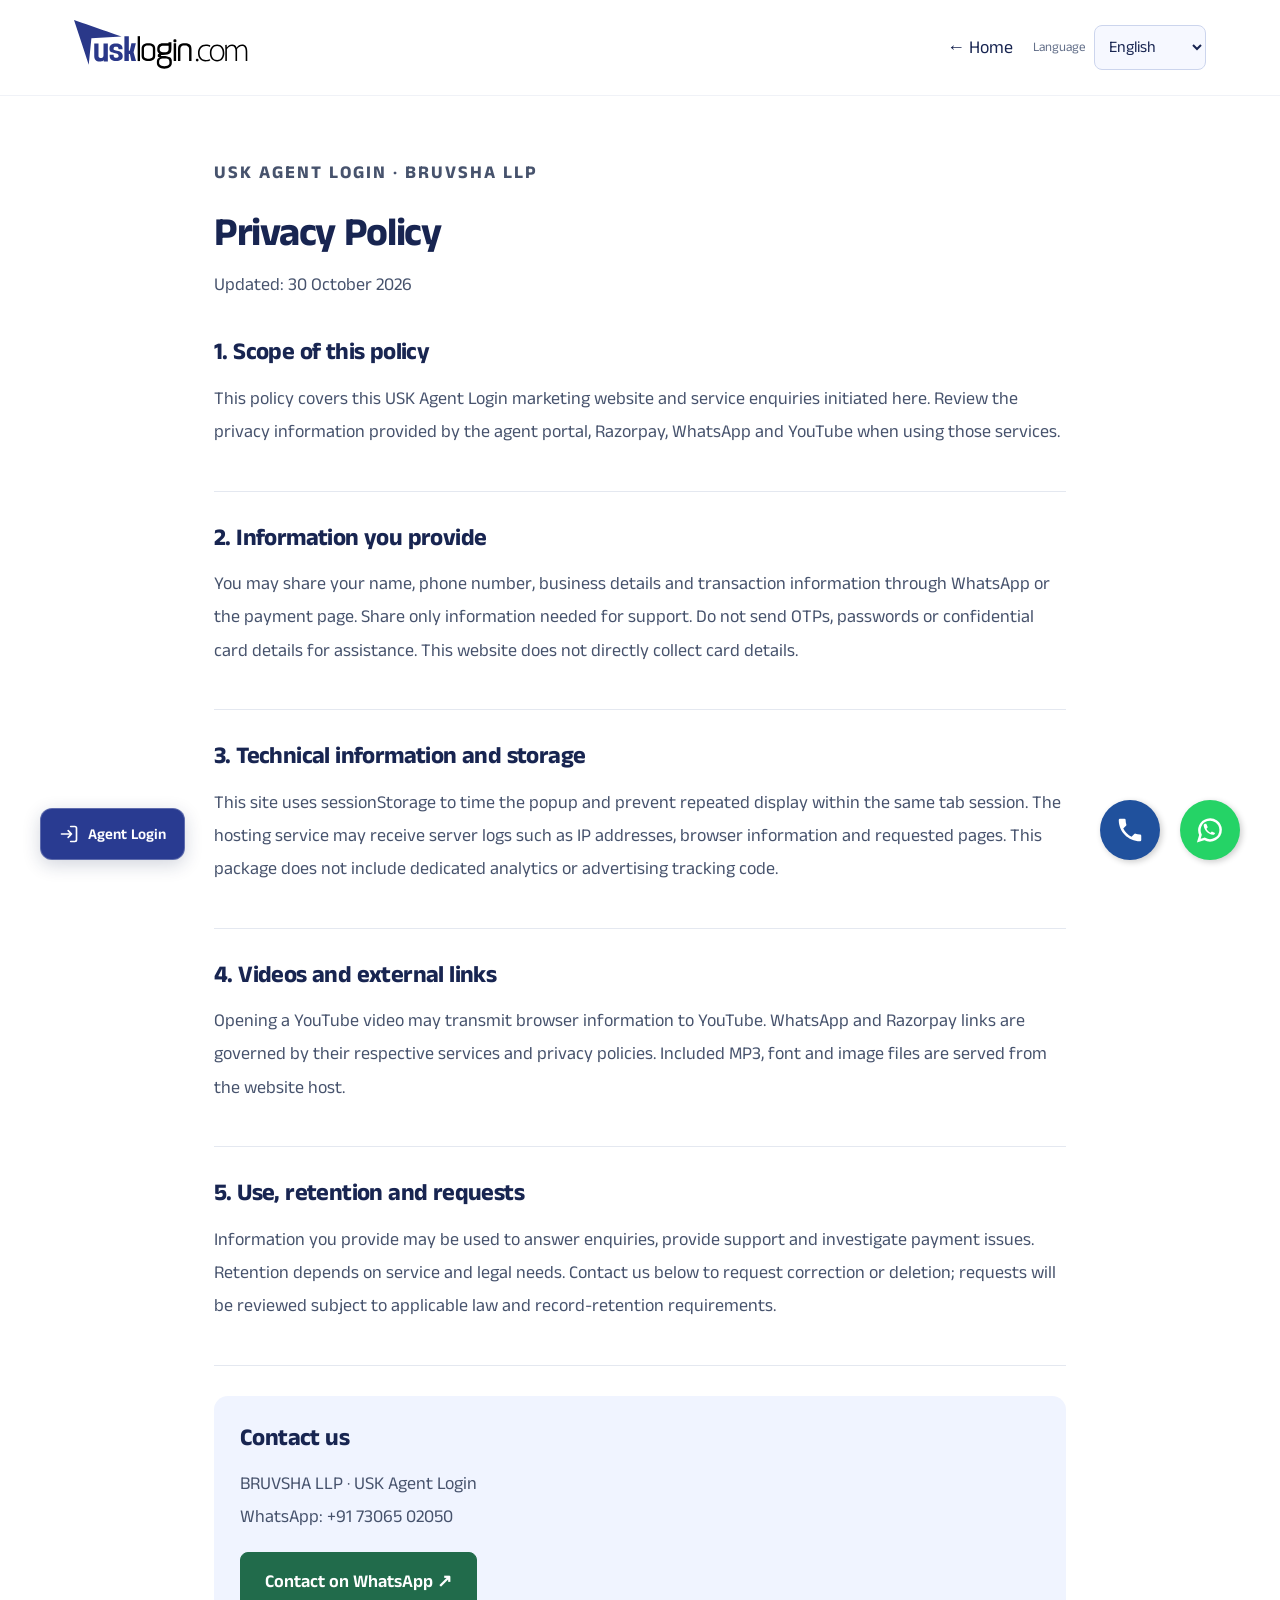
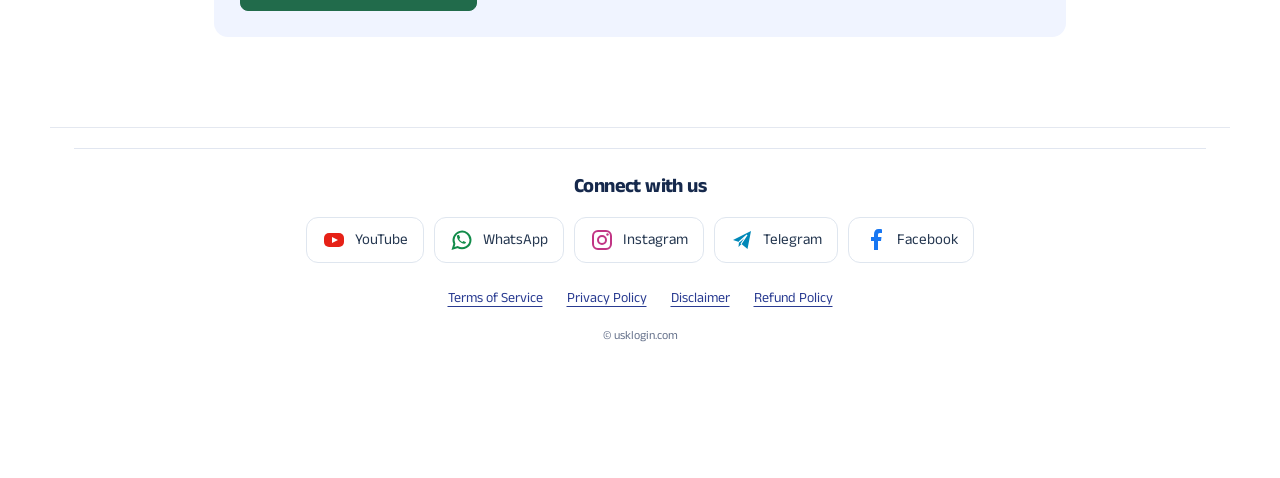
<file: templates/web/home/privacy-en.html>
<!doctype html><html lang="en"><head><meta charset="utf-8"><meta name="viewport" content="width=device-width,initial-scale=1"><title>Privacy Policy | USK Agent Login</title><meta name="description" content="USK Agent Login Privacy Policy — BRUVSHA LLP"><link rel="icon" href="assets/images/favicon.svg?v=2" type="image/svg+xml"><link rel="stylesheet" href="assets/css/fonts.css"><link rel="stylesheet" href="assets/css/style.css"><link rel="stylesheet" href="assets/css/policies.css"><link rel="alternate" hreflang="ml" href="privacy.html"><link rel="alternate" hreflang="en" href="privacy-en.html"><link rel="stylesheet" href="assets/css/mobile.css"><link rel="stylesheet" href="assets/css/contact-floats.css">
</head><body class="has-contact-floats policy-body"><header><a href="english.html"><img class="logo" src="assets/images/logo.svg" alt="USK Login"></a><a href="english.html">← Home</a><div class="language-control"><label for="site-language">Language</label><select id="site-language" data-ml="privacy.html" data-en="privacy-en.html"><option value="ml">മലയാളം</option><option value="en" selected>English</option></select></div></header><main class="policy-main"><p class="eyebrow">USK AGENT LOGIN · BRUVSHA LLP</p><h1>Privacy Policy</h1><p class="policy-date">Updated: 30 October 2026</p><section><h2>1. Scope of this policy</h2><p>This policy covers this USK Agent Login marketing website and service enquiries initiated here. Review the privacy information provided by the agent portal, Razorpay, WhatsApp and YouTube when using those services.</p></section><section><h2>2. Information you provide</h2><p>You may share your name, phone number, business details and transaction information through WhatsApp or the payment page. Share only information needed for support. Do not send OTPs, passwords or confidential card details for assistance. This website does not directly collect card details.</p></section><section><h2>3. Technical information and storage</h2><p>This site uses sessionStorage to time the popup and prevent repeated display within the same tab session. The hosting service may receive server logs such as IP addresses, browser information and requested pages. This package does not include dedicated analytics or advertising tracking code.</p></section><section><h2>4. Videos and external links</h2><p>Opening a YouTube video may transmit browser information to YouTube. WhatsApp and Razorpay links are governed by their respective services and privacy policies. Included MP3, font and image files are served from the website host.</p></section><section><h2>5. Use, retention and requests</h2><p>Information you provide may be used to answer enquiries, provide support and investigate payment issues. Retention depends on service and legal needs. Contact us below to request correction or deletion; requests will be reviewed subject to applicable law and record-retention requirements.</p></section><section class="policy-contact"><h2>Contact us</h2><p>BRUVSHA LLP · USK Agent Login<br>WhatsApp: +91 73065 02050</p><a class="button whatsapp-button" href="https://api.whatsapp.com/send?phone=917306502050&amp;text=USK-Agent-Login-Premium" target="_blank" rel="noopener">Contact on WhatsApp ↗</a></section></main><footer class="policy-bottom"><div class="legal-footer"><div class="social-footer"><h2>Connect with us</h2><div class="social-links"><a class="social-link social-youtube" href="https://www.youtube.com/@usklogin/" target="_blank" rel="noopener noreferrer" aria-label="YouTube — USK Login"><svg viewBox="0 0 24 24" width="24" height="24" aria-hidden="true" focusable="false"><rect x="2" y="5" width="20" height="14" rx="5" fill="currentColor"/><path d="m10 9 6 3-6 3z" fill="white"/></svg><span>YouTube</span></a><a class="social-link social-whatsapp" href="https://api.whatsapp.com/send?phone=917306502050&amp;text=USK%20login" target="_blank" rel="noopener noreferrer" aria-label="WhatsApp — USK Login"><svg viewBox="0 0 24 24" width="24" height="24" aria-hidden="true" focusable="false"><path d="M20.5 11.7a8.5 8.5 0 0 1-12.8 7.4L3 20.5l1.4-4.6a8.5 8.5 0 1 1 16.1-4.2Z" fill="none" stroke="currentColor" stroke-width="2"/><path d="M8 7c-.7 0-1.2.8-1 1.8.7 3.9 3.6 6.5 7.3 7 .9.1 1.7-.8 1.7-1.5l-2.5-1.2-1.1 1c-1.5-.7-2.6-1.8-3.2-3.2l1-1.1L9 7Z" fill="currentColor"/></svg><span>WhatsApp</span></a><a class="social-link social-instagram" href="https://www.instagram.com/usklogin/" target="_blank" rel="noopener noreferrer" aria-label="Instagram — USK Login"><svg viewBox="0 0 24 24" width="24" height="24" aria-hidden="true" focusable="false"><rect x="3" y="3" width="18" height="18" rx="5" fill="none" stroke="currentColor" stroke-width="2"/><circle cx="12" cy="12" r="4" fill="none" stroke="currentColor" stroke-width="2"/><circle cx="17.5" cy="6.5" r="1.2" fill="currentColor"/></svg><span>Instagram</span></a><a class="social-link social-telegram" href="https://t.me/usklogin/" target="_blank" rel="noopener noreferrer" aria-label="Telegram — USK Login"><svg viewBox="0 0 24 24" width="24" height="24" aria-hidden="true" focusable="false"><path d="M21 3 17.5 21l-6-5-3 3 .5-5L3 12 21 3Z" fill="currentColor"/><path d="m9 14 8-7-6 9" fill="none" stroke="white" stroke-width="1.2"/></svg><span>Telegram</span></a><a class="social-link social-facebook" href="https://www.facebook.com/upabokthasevanakendram/" target="_blank" rel="noopener noreferrer" aria-label="Facebook — USK Login"><svg viewBox="0 0 24 24" width="24" height="24" aria-hidden="true" focusable="false"><path d="M14 22v-9h3l.5-4H14V7c0-1.2.3-2 2-2h2V1.4C17.6 1.2 16.2 1 14.7 1 11.5 1 10 3 10 6.5V9H7v4h3v9Z" fill="currentColor"/></svg><span>Facebook</span></a></div></div><nav aria-label="Policy pages"><a href="terms-en.html">Terms of Service</a><a href="privacy-en.html">Privacy Policy</a><a href="disclaimer-en.html">Disclaimer</a><a href="refund-en.html">Refund Policy</a></nav><p>© usklogin.com</p></div></footer><script src="assets/js/language.js" defer></script><div class="contact-floats" role="group" aria-label="Contact USK Login"><a class="contact-float call" href="tel:+917306502050" aria-label="Call USK Login: +91 7306502050" title="Call USK Login"><svg viewBox="0 0 24 24" width="30" height="30" aria-hidden="true" focusable="false"><path fill="currentColor" d="M6.62 10.79a15.05 15.05 0 0 0 6.59 6.59l2.2-2.2a1 1 0 0 1 1.02-.24c1.12.37 2.33.57 3.57.57a1 1 0 0 1 1 1V20a1 1 0 0 1-1 1C10.61 21 3 13.39 3 4a1 1 0 0 1 1-1h3.5a1 1 0 0 1 1 1c0 1.25.2 2.45.57 3.57a1 1 0 0 1-.25 1.02z"/></svg></a><a class="contact-float whatsapp" href="https://wa.me/message/JYDWV2HLDLLOM1" target="_blank" rel="noopener noreferrer" aria-label="Chat with USK Login on WhatsApp" title="WhatsApp"><svg viewBox="0 0 24 24" width="24" height="24" aria-hidden="true" focusable="false"><path d="M20.5 11.7a8.5 8.5 0 0 1-12.8 7.4L3 20.5l1.4-4.6a8.5 8.5 0 1 1 16.1-4.2Z" fill="none" stroke="currentColor" stroke-width="2"/><path d="M8 7c-.7 0-1.2.8-1 1.8.7 3.9 3.6 6.5 7.3 7 .9.1 1.7-.8 1.7-1.5l-2.5-1.2-1.1 1c-1.5-.7-2.6-1.8-3.2-3.2l1-1.1L9 7Z" fill="currentColor"/></svg></a></div>
<a class="agent-login-float" href="https://agent.usklogin.com/" target="_blank" rel="noopener noreferrer" aria-label="Agent Login — opens in a new tab"><svg viewBox="0 0 24 24" width="20" height="20" fill="none" stroke="currentColor" stroke-width="2" stroke-linecap="round" stroke-linejoin="round" aria-hidden="true"><path d="M14 3h5a2 2 0 0 1 2 2v14a2 2 0 0 1-2 2h-5M3 12h12m-4-4 4 4-4 4"/></svg><span>Agent Login</span></a>
</body></html>
</file>
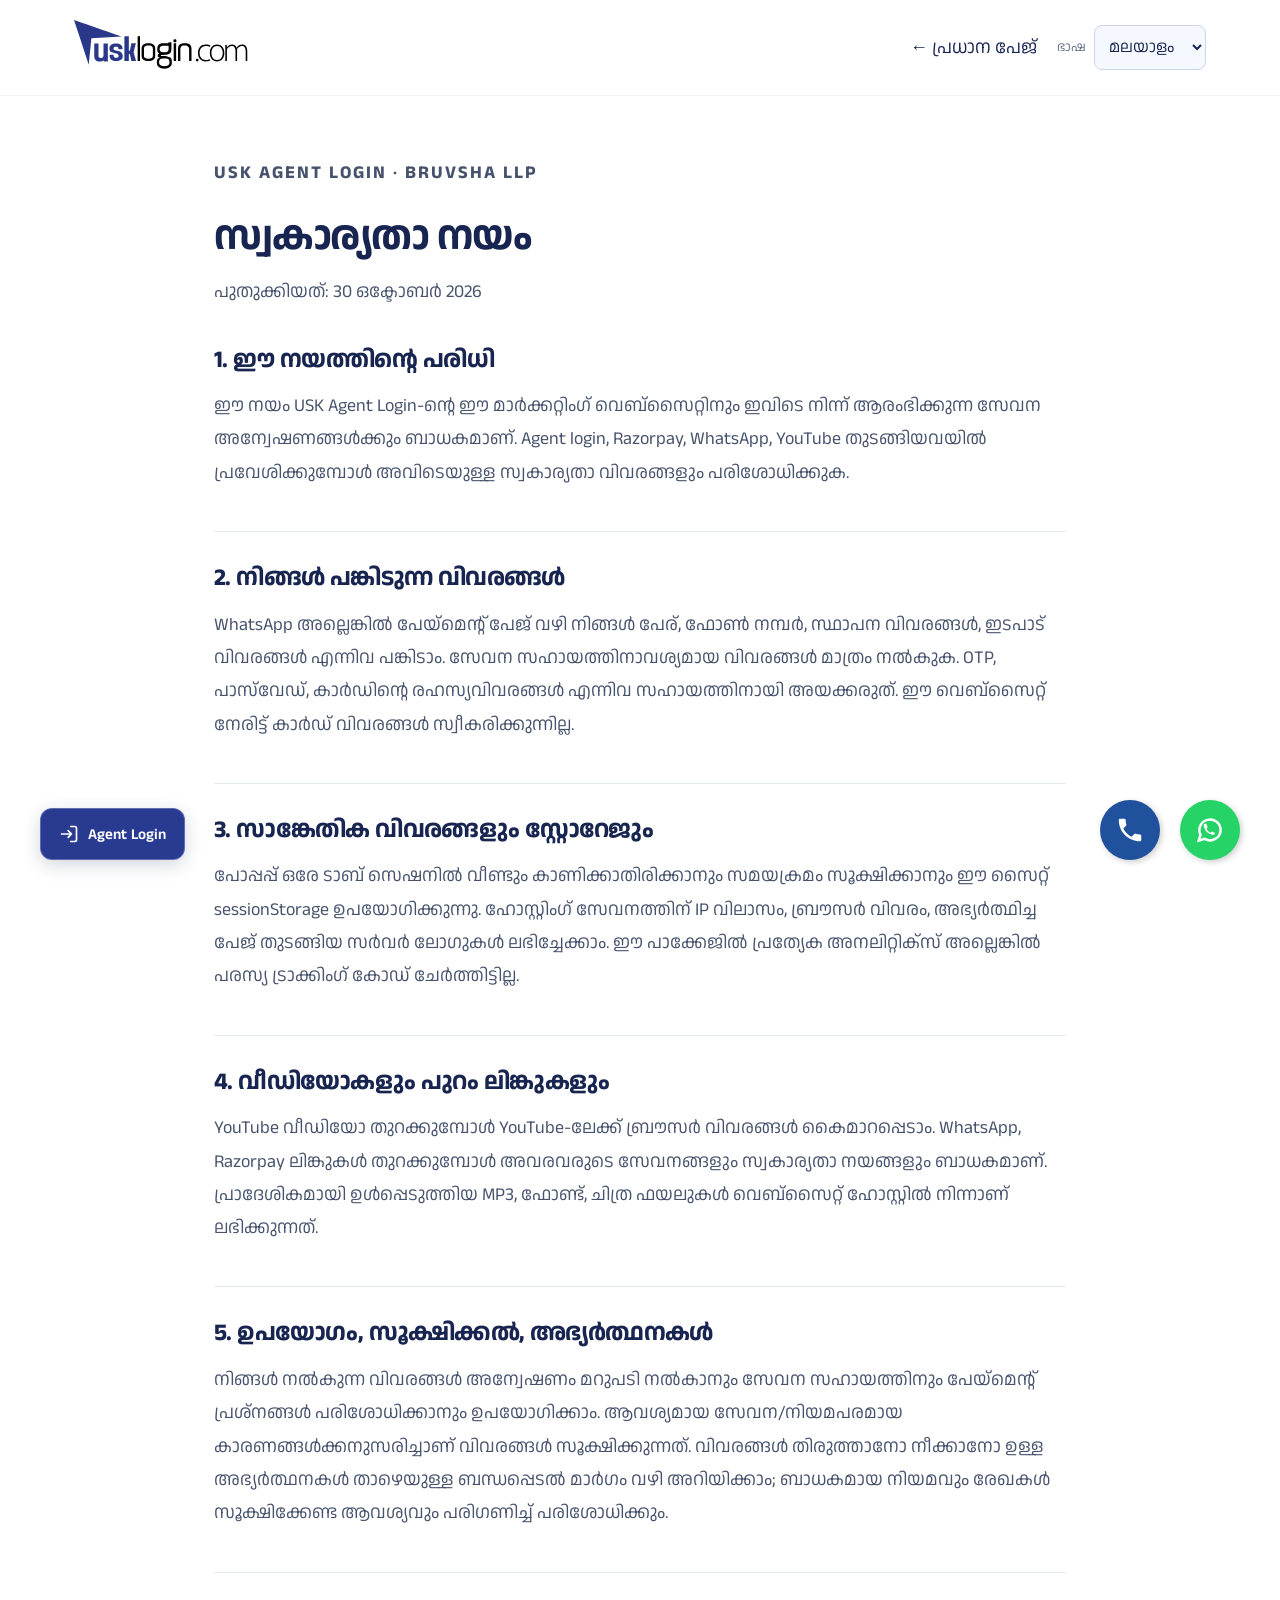
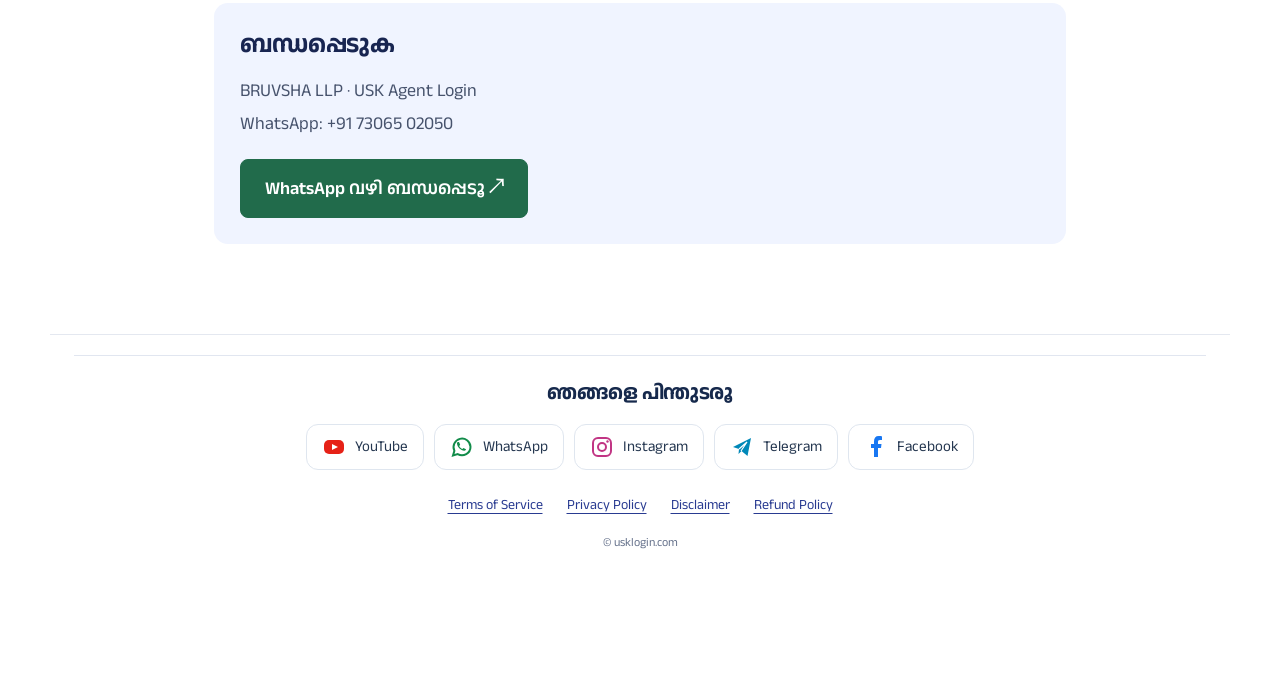
<file: templates/web/home/privacy.html>
<!doctype html><html lang="ml"><head><meta charset="utf-8"><meta name="viewport" content="width=device-width,initial-scale=1"><title>Privacy Policy | USK Agent Login</title><meta name="description" content="USK Agent Login Privacy Policy — BRUVSHA LLP"><link rel="icon" href="assets/images/favicon.svg?v=2" type="image/svg+xml"><link rel="stylesheet" href="assets/css/fonts.css"><link rel="stylesheet" href="assets/css/style.css"><link rel="stylesheet" href="assets/css/policies.css"><link rel="alternate" hreflang="ml" href="privacy.html"><link rel="alternate" hreflang="en" href="privacy-en.html"><link rel="stylesheet" href="assets/css/mobile.css"><link rel="stylesheet" href="assets/css/contact-floats.css">
</head><body class="has-contact-floats policy-body"><header><a href="index.html"><img class="logo" src="assets/images/logo.svg" alt="USK Login"></a><a href="index.html">← പ്രധാന പേജ്</a><div class="language-control"><label for="site-language">ഭാഷ</label><select id="site-language" data-ml="privacy.html" data-en="privacy-en.html"><option value="ml" selected>മലയാളം</option><option value="en">English</option></select></div></header><main class="policy-main"><p class="eyebrow">USK AGENT LOGIN · BRUVSHA LLP</p><h1>സ്വകാര്യതാ നയം</h1><p class="policy-date">പുതുക്കിയത്: 30 ഒക്ടോബർ 2026</p><section><h2>1. ഈ നയത്തിന്റെ പരിധി</h2><p>ഈ നയം USK Agent Login-ന്റെ ഈ മാർക്കറ്റിംഗ് വെബ്സൈറ്റിനും ഇവിടെ നിന്ന് ആരംഭിക്കുന്ന സേവന അന്വേഷണങ്ങൾക്കും ബാധകമാണ്. Agent login, Razorpay, WhatsApp, YouTube തുടങ്ങിയവയിൽ പ്രവേശിക്കുമ്പോൾ അവിടെയുള്ള സ്വകാര്യതാ വിവരങ്ങളും പരിശോധിക്കുക.</p></section><section><h2>2. നിങ്ങൾ പങ്കിടുന്ന വിവരങ്ങൾ</h2><p>WhatsApp അല്ലെങ്കിൽ പേയ്‌മെന്റ് പേജ് വഴി നിങ്ങൾ പേര്, ഫോൺ നമ്പർ, സ്ഥാപന വിവരങ്ങൾ, ഇടപാട് വിവരങ്ങൾ എന്നിവ പങ്കിടാം. സേവന സഹായത്തിനാവശ്യമായ വിവരങ്ങൾ മാത്രം നൽകുക. OTP, പാസ്‌വേഡ്, കാർഡിന്റെ രഹസ്യവിവരങ്ങൾ എന്നിവ സഹായത്തിനായി അയക്കരുത്. ഈ വെബ്സൈറ്റ് നേരിട്ട് കാർഡ് വിവരങ്ങൾ സ്വീകരിക്കുന്നില്ല.</p></section><section><h2>3. സാങ്കേതിക വിവരങ്ങളും സ്റ്റോറേജും</h2><p>പോപ്പപ്പ് ഒരേ ടാബ് സെഷനിൽ വീണ്ടും കാണിക്കാതിരിക്കാനും സമയക്രമം സൂക്ഷിക്കാനും ഈ സൈറ്റ് sessionStorage ഉപയോഗിക്കുന്നു. ഹോസ്റ്റിംഗ് സേവനത്തിന് IP വിലാസം, ബ്രൗസർ വിവരം, അഭ്യർത്ഥിച്ച പേജ് തുടങ്ങിയ സർവർ ലോഗുകൾ ലഭിച്ചേക്കാം. ഈ പാക്കേജിൽ പ്രത്യേക അനലിറ്റിക്സ് അല്ലെങ്കിൽ പരസ്യ ട്രാക്കിംഗ് കോഡ് ചേർത്തിട്ടില്ല.</p></section><section><h2>4. വീഡിയോകളും പുറം ലിങ്കുകളും</h2><p>YouTube വീഡിയോ തുറക്കുമ്പോൾ YouTube-ലേക്ക് ബ്രൗസർ വിവരങ്ങൾ കൈമാറപ്പെടാം. WhatsApp, Razorpay ലിങ്കുകൾ തുറക്കുമ്പോൾ അവരവരുടെ സേവനങ്ങളും സ്വകാര്യതാ നയങ്ങളും ബാധകമാണ്. പ്രാദേശികമായി ഉൾപ്പെടുത്തിയ MP3, ഫോണ്ട്, ചിത്ര ഫയലുകൾ വെബ്സൈറ്റ് ഹോസ്റ്റിൽ നിന്നാണ് ലഭിക്കുന്നത്.</p></section><section><h2>5. ഉപയോഗം, സൂക്ഷിക്കൽ, അഭ്യർത്ഥനകൾ</h2><p>നിങ്ങൾ നൽകുന്ന വിവരങ്ങൾ അന്വേഷണം മറുപടി നൽകാനും സേവന സഹായത്തിനും പേയ്‌മെന്റ് പ്രശ്നങ്ങൾ പരിശോധിക്കാനും ഉപയോഗിക്കാം. ആവശ്യമായ സേവന/നിയമപരമായ കാരണങ്ങൾക്കനുസരിച്ചാണ് വിവരങ്ങൾ സൂക്ഷിക്കുന്നത്. വിവരങ്ങൾ തിരുത്താനോ നീക്കാനോ ഉള്ള അഭ്യർത്ഥനകൾ താഴെയുള്ള ബന്ധപ്പെടൽ മാർഗം വഴി അറിയിക്കാം; ബാധകമായ നിയമവും രേഖകൾ സൂക്ഷിക്കേണ്ട ആവശ്യവും പരിഗണിച്ച് പരിശോധിക്കും.</p></section><section class="policy-contact"><h2>ബന്ധപ്പെടുക</h2><p>BRUVSHA LLP · USK Agent Login<br>WhatsApp: +91 73065 02050</p><a class="button whatsapp-button" href="https://api.whatsapp.com/send?phone=917306502050&amp;text=USK-Agent-Login-Premium" target="_blank" rel="noopener">WhatsApp വഴി ബന്ധപ്പെടൂ ↗</a></section></main><footer class="policy-bottom"><div class="legal-footer"><div class="social-footer"><h2>ഞങ്ങളെ പിന്തുടരൂ</h2><div class="social-links"><a class="social-link social-youtube" href="https://www.youtube.com/@usklogin/" target="_blank" rel="noopener noreferrer" aria-label="YouTube — USK Login"><svg viewBox="0 0 24 24" width="24" height="24" aria-hidden="true" focusable="false"><rect x="2" y="5" width="20" height="14" rx="5" fill="currentColor"/><path d="m10 9 6 3-6 3z" fill="white"/></svg><span>YouTube</span></a><a class="social-link social-whatsapp" href="https://api.whatsapp.com/send?phone=917306502050&amp;text=USK%20login" target="_blank" rel="noopener noreferrer" aria-label="WhatsApp — USK Login"><svg viewBox="0 0 24 24" width="24" height="24" aria-hidden="true" focusable="false"><path d="M20.5 11.7a8.5 8.5 0 0 1-12.8 7.4L3 20.5l1.4-4.6a8.5 8.5 0 1 1 16.1-4.2Z" fill="none" stroke="currentColor" stroke-width="2"/><path d="M8 7c-.7 0-1.2.8-1 1.8.7 3.9 3.6 6.5 7.3 7 .9.1 1.7-.8 1.7-1.5l-2.5-1.2-1.1 1c-1.5-.7-2.6-1.8-3.2-3.2l1-1.1L9 7Z" fill="currentColor"/></svg><span>WhatsApp</span></a><a class="social-link social-instagram" href="https://www.instagram.com/usklogin/" target="_blank" rel="noopener noreferrer" aria-label="Instagram — USK Login"><svg viewBox="0 0 24 24" width="24" height="24" aria-hidden="true" focusable="false"><rect x="3" y="3" width="18" height="18" rx="5" fill="none" stroke="currentColor" stroke-width="2"/><circle cx="12" cy="12" r="4" fill="none" stroke="currentColor" stroke-width="2"/><circle cx="17.5" cy="6.5" r="1.2" fill="currentColor"/></svg><span>Instagram</span></a><a class="social-link social-telegram" href="https://t.me/usklogin/" target="_blank" rel="noopener noreferrer" aria-label="Telegram — USK Login"><svg viewBox="0 0 24 24" width="24" height="24" aria-hidden="true" focusable="false"><path d="M21 3 17.5 21l-6-5-3 3 .5-5L3 12 21 3Z" fill="currentColor"/><path d="m9 14 8-7-6 9" fill="none" stroke="white" stroke-width="1.2"/></svg><span>Telegram</span></a><a class="social-link social-facebook" href="https://www.facebook.com/upabokthasevanakendram/" target="_blank" rel="noopener noreferrer" aria-label="Facebook — USK Login"><svg viewBox="0 0 24 24" width="24" height="24" aria-hidden="true" focusable="false"><path d="M14 22v-9h3l.5-4H14V7c0-1.2.3-2 2-2h2V1.4C17.6 1.2 16.2 1 14.7 1 11.5 1 10 3 10 6.5V9H7v4h3v9Z" fill="currentColor"/></svg><span>Facebook</span></a></div></div><nav aria-label="Policy pages"><a href="terms.html">Terms of Service</a><a href="privacy.html">Privacy Policy</a><a href="disclaimer.html">Disclaimer</a><a href="refund.html">Refund Policy</a></nav><p>© usklogin.com</p></div></footer><script src="assets/js/language.js" defer></script><div class="contact-floats" role="group" aria-label="Contact USK Login"><a class="contact-float call" href="tel:+917306502050" aria-label="Call USK Login: +91 7306502050" title="Call USK Login"><svg viewBox="0 0 24 24" width="30" height="30" aria-hidden="true" focusable="false"><path fill="currentColor" d="M6.62 10.79a15.05 15.05 0 0 0 6.59 6.59l2.2-2.2a1 1 0 0 1 1.02-.24c1.12.37 2.33.57 3.57.57a1 1 0 0 1 1 1V20a1 1 0 0 1-1 1C10.61 21 3 13.39 3 4a1 1 0 0 1 1-1h3.5a1 1 0 0 1 1 1c0 1.25.2 2.45.57 3.57a1 1 0 0 1-.25 1.02z"/></svg></a><a class="contact-float whatsapp" href="https://wa.me/message/JYDWV2HLDLLOM1" target="_blank" rel="noopener noreferrer" aria-label="Chat with USK Login on WhatsApp" title="WhatsApp"><svg viewBox="0 0 24 24" width="24" height="24" aria-hidden="true" focusable="false"><path d="M20.5 11.7a8.5 8.5 0 0 1-12.8 7.4L3 20.5l1.4-4.6a8.5 8.5 0 1 1 16.1-4.2Z" fill="none" stroke="currentColor" stroke-width="2"/><path d="M8 7c-.7 0-1.2.8-1 1.8.7 3.9 3.6 6.5 7.3 7 .9.1 1.7-.8 1.7-1.5l-2.5-1.2-1.1 1c-1.5-.7-2.6-1.8-3.2-3.2l1-1.1L9 7Z" fill="currentColor"/></svg></a></div>
<a class="agent-login-float" href="https://agent.usklogin.com/" target="_blank" rel="noopener noreferrer" aria-label="Agent Login — opens in a new tab"><svg viewBox="0 0 24 24" width="20" height="20" fill="none" stroke="currentColor" stroke-width="2" stroke-linecap="round" stroke-linejoin="round" aria-hidden="true"><path d="M14 3h5a2 2 0 0 1 2 2v14a2 2 0 0 1-2 2h-5M3 12h12m-4-4 4 4-4 4"/></svg><span>Agent Login</span></a>
</body></html>
</file>
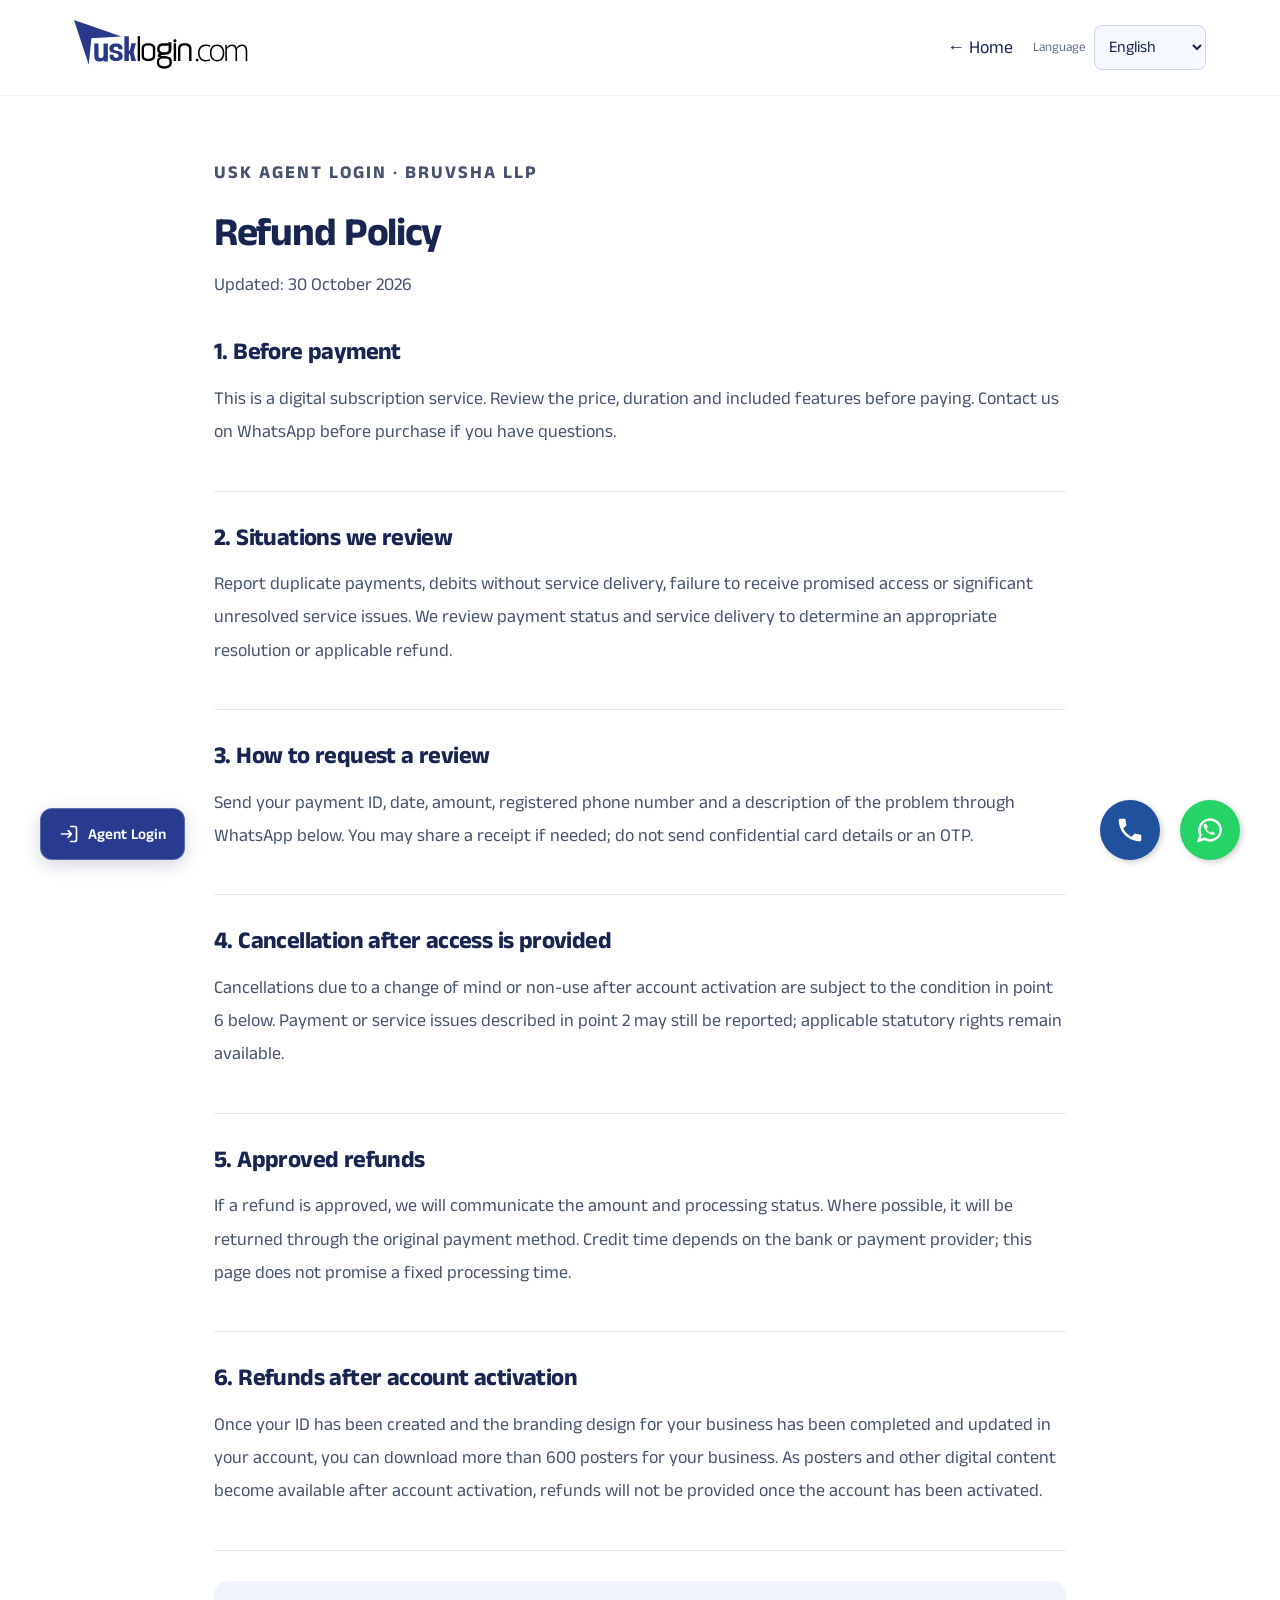
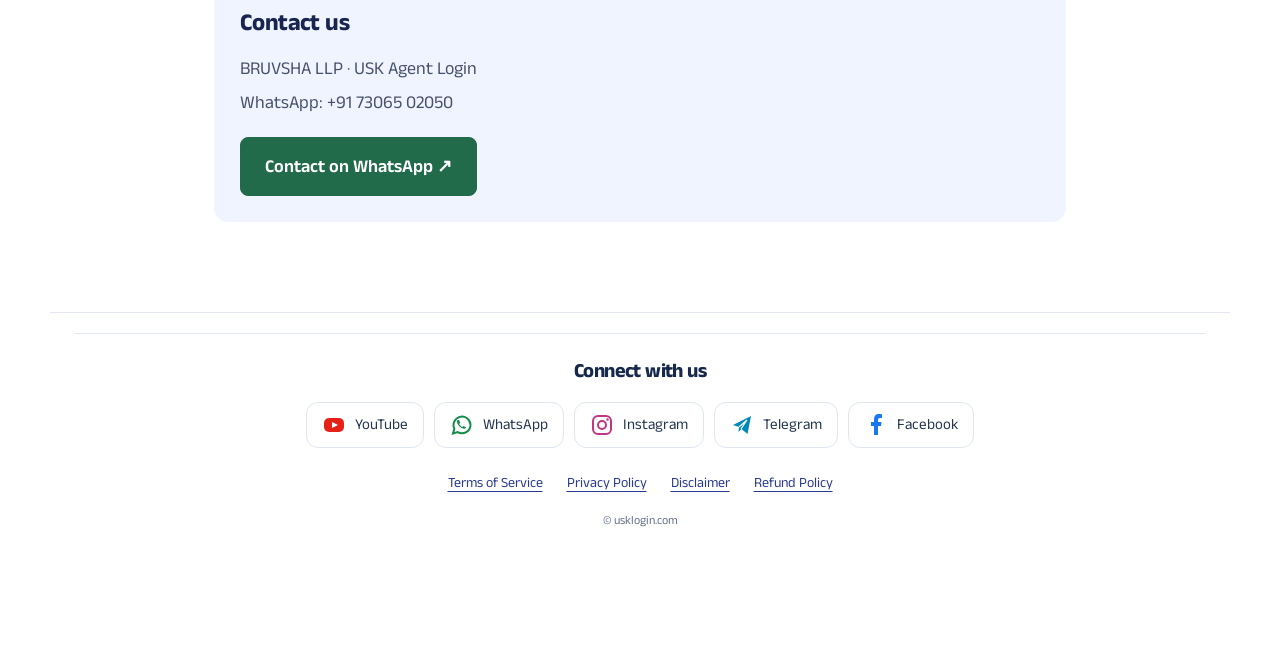
<file: templates/web/home/refund-en.html>
<!doctype html><html lang="en"><head><meta charset="utf-8"><meta name="viewport" content="width=device-width,initial-scale=1"><title>Refund Policy | USK Agent Login</title><meta name="description" content="USK Agent Login Refund Policy — BRUVSHA LLP"><link rel="icon" href="assets/images/favicon.svg?v=2" type="image/svg+xml"><link rel="stylesheet" href="assets/css/fonts.css"><link rel="stylesheet" href="assets/css/style.css"><link rel="stylesheet" href="assets/css/policies.css"><link rel="alternate" hreflang="ml" href="refund.html"><link rel="alternate" hreflang="en" href="refund-en.html"><link rel="stylesheet" href="assets/css/mobile.css"><link rel="stylesheet" href="assets/css/contact-floats.css">
</head><body class="has-contact-floats policy-body"><header><a href="english.html"><img class="logo" src="assets/images/logo.svg" alt="USK Login"></a><a href="english.html">← Home</a><div class="language-control"><label for="site-language">Language</label><select id="site-language" data-ml="refund.html" data-en="refund-en.html"><option value="ml">മലയാളം</option><option value="en" selected>English</option></select></div></header><main class="policy-main"><p class="eyebrow">USK AGENT LOGIN · BRUVSHA LLP</p><h1>Refund Policy</h1><p class="policy-date">Updated: 30 October 2026</p><section><h2>1. Before payment</h2><p>This is a digital subscription service. Review the price, duration and included features before paying. Contact us on WhatsApp before purchase if you have questions.</p></section><section><h2>2. Situations we review</h2><p>Report duplicate payments, debits without service delivery, failure to receive promised access or significant unresolved service issues. We review payment status and service delivery to determine an appropriate resolution or applicable refund.</p></section><section><h2>3. How to request a review</h2><p>Send your payment ID, date, amount, registered phone number and a description of the problem through WhatsApp below. You may share a receipt if needed; do not send confidential card details or an OTP.</p></section><section><h2>4. Cancellation after access is provided</h2><p>Cancellations due to a change of mind or non-use after account activation are subject to the condition in point 6 below. Payment or service issues described in point 2 may still be reported; applicable statutory rights remain available.</p></section><section><h2>5. Approved refunds</h2><p>If a refund is approved, we will communicate the amount and processing status. Where possible, it will be returned through the original payment method. Credit time depends on the bank or payment provider; this page does not promise a fixed processing time.</p></section><section><h2>6. Refunds after account activation</h2><p>Once your ID has been created and the branding design for your business has been completed and updated in your account, you can download more than 600 posters for your business. As posters and other digital content become available after account activation, refunds will not be provided once the account has been activated.</p></section><section class="policy-contact"><h2>Contact us</h2><p>BRUVSHA LLP · USK Agent Login<br>WhatsApp: +91 73065 02050</p><a class="button whatsapp-button" href="https://api.whatsapp.com/send?phone=917306502050&amp;text=USK-Agent-Login-Premium" target="_blank" rel="noopener">Contact on WhatsApp ↗</a></section></main><footer class="policy-bottom"><div class="legal-footer"><div class="social-footer"><h2>Connect with us</h2><div class="social-links"><a class="social-link social-youtube" href="https://www.youtube.com/@usklogin/" target="_blank" rel="noopener noreferrer" aria-label="YouTube — USK Login"><svg viewBox="0 0 24 24" width="24" height="24" aria-hidden="true" focusable="false"><rect x="2" y="5" width="20" height="14" rx="5" fill="currentColor"/><path d="m10 9 6 3-6 3z" fill="white"/></svg><span>YouTube</span></a><a class="social-link social-whatsapp" href="https://api.whatsapp.com/send?phone=917306502050&amp;text=USK%20login" target="_blank" rel="noopener noreferrer" aria-label="WhatsApp — USK Login"><svg viewBox="0 0 24 24" width="24" height="24" aria-hidden="true" focusable="false"><path d="M20.5 11.7a8.5 8.5 0 0 1-12.8 7.4L3 20.5l1.4-4.6a8.5 8.5 0 1 1 16.1-4.2Z" fill="none" stroke="currentColor" stroke-width="2"/><path d="M8 7c-.7 0-1.2.8-1 1.8.7 3.9 3.6 6.5 7.3 7 .9.1 1.7-.8 1.7-1.5l-2.5-1.2-1.1 1c-1.5-.7-2.6-1.8-3.2-3.2l1-1.1L9 7Z" fill="currentColor"/></svg><span>WhatsApp</span></a><a class="social-link social-instagram" href="https://www.instagram.com/usklogin/" target="_blank" rel="noopener noreferrer" aria-label="Instagram — USK Login"><svg viewBox="0 0 24 24" width="24" height="24" aria-hidden="true" focusable="false"><rect x="3" y="3" width="18" height="18" rx="5" fill="none" stroke="currentColor" stroke-width="2"/><circle cx="12" cy="12" r="4" fill="none" stroke="currentColor" stroke-width="2"/><circle cx="17.5" cy="6.5" r="1.2" fill="currentColor"/></svg><span>Instagram</span></a><a class="social-link social-telegram" href="https://t.me/usklogin/" target="_blank" rel="noopener noreferrer" aria-label="Telegram — USK Login"><svg viewBox="0 0 24 24" width="24" height="24" aria-hidden="true" focusable="false"><path d="M21 3 17.5 21l-6-5-3 3 .5-5L3 12 21 3Z" fill="currentColor"/><path d="m9 14 8-7-6 9" fill="none" stroke="white" stroke-width="1.2"/></svg><span>Telegram</span></a><a class="social-link social-facebook" href="https://www.facebook.com/upabokthasevanakendram/" target="_blank" rel="noopener noreferrer" aria-label="Facebook — USK Login"><svg viewBox="0 0 24 24" width="24" height="24" aria-hidden="true" focusable="false"><path d="M14 22v-9h3l.5-4H14V7c0-1.2.3-2 2-2h2V1.4C17.6 1.2 16.2 1 14.7 1 11.5 1 10 3 10 6.5V9H7v4h3v9Z" fill="currentColor"/></svg><span>Facebook</span></a></div></div><nav aria-label="Policy pages"><a href="terms-en.html">Terms of Service</a><a href="privacy-en.html">Privacy Policy</a><a href="disclaimer-en.html">Disclaimer</a><a href="refund-en.html">Refund Policy</a></nav><p>© usklogin.com</p></div></footer><script src="assets/js/language.js" defer></script><div class="contact-floats" role="group" aria-label="Contact USK Login"><a class="contact-float call" href="tel:+917306502050" aria-label="Call USK Login: +91 7306502050" title="Call USK Login"><svg viewBox="0 0 24 24" width="30" height="30" aria-hidden="true" focusable="false"><path fill="currentColor" d="M6.62 10.79a15.05 15.05 0 0 0 6.59 6.59l2.2-2.2a1 1 0 0 1 1.02-.24c1.12.37 2.33.57 3.57.57a1 1 0 0 1 1 1V20a1 1 0 0 1-1 1C10.61 21 3 13.39 3 4a1 1 0 0 1 1-1h3.5a1 1 0 0 1 1 1c0 1.25.2 2.45.57 3.57a1 1 0 0 1-.25 1.02z"/></svg></a><a class="contact-float whatsapp" href="https://wa.me/message/JYDWV2HLDLLOM1" target="_blank" rel="noopener noreferrer" aria-label="Chat with USK Login on WhatsApp" title="WhatsApp"><svg viewBox="0 0 24 24" width="24" height="24" aria-hidden="true" focusable="false"><path d="M20.5 11.7a8.5 8.5 0 0 1-12.8 7.4L3 20.5l1.4-4.6a8.5 8.5 0 1 1 16.1-4.2Z" fill="none" stroke="currentColor" stroke-width="2"/><path d="M8 7c-.7 0-1.2.8-1 1.8.7 3.9 3.6 6.5 7.3 7 .9.1 1.7-.8 1.7-1.5l-2.5-1.2-1.1 1c-1.5-.7-2.6-1.8-3.2-3.2l1-1.1L9 7Z" fill="currentColor"/></svg></a></div>
<a class="agent-login-float" href="https://agent.usklogin.com/" target="_blank" rel="noopener noreferrer" aria-label="Agent Login — opens in a new tab"><svg viewBox="0 0 24 24" width="20" height="20" fill="none" stroke="currentColor" stroke-width="2" stroke-linecap="round" stroke-linejoin="round" aria-hidden="true"><path d="M14 3h5a2 2 0 0 1 2 2v14a2 2 0 0 1-2 2h-5M3 12h12m-4-4 4 4-4 4"/></svg><span>Agent Login</span></a>
</body></html>
</file>
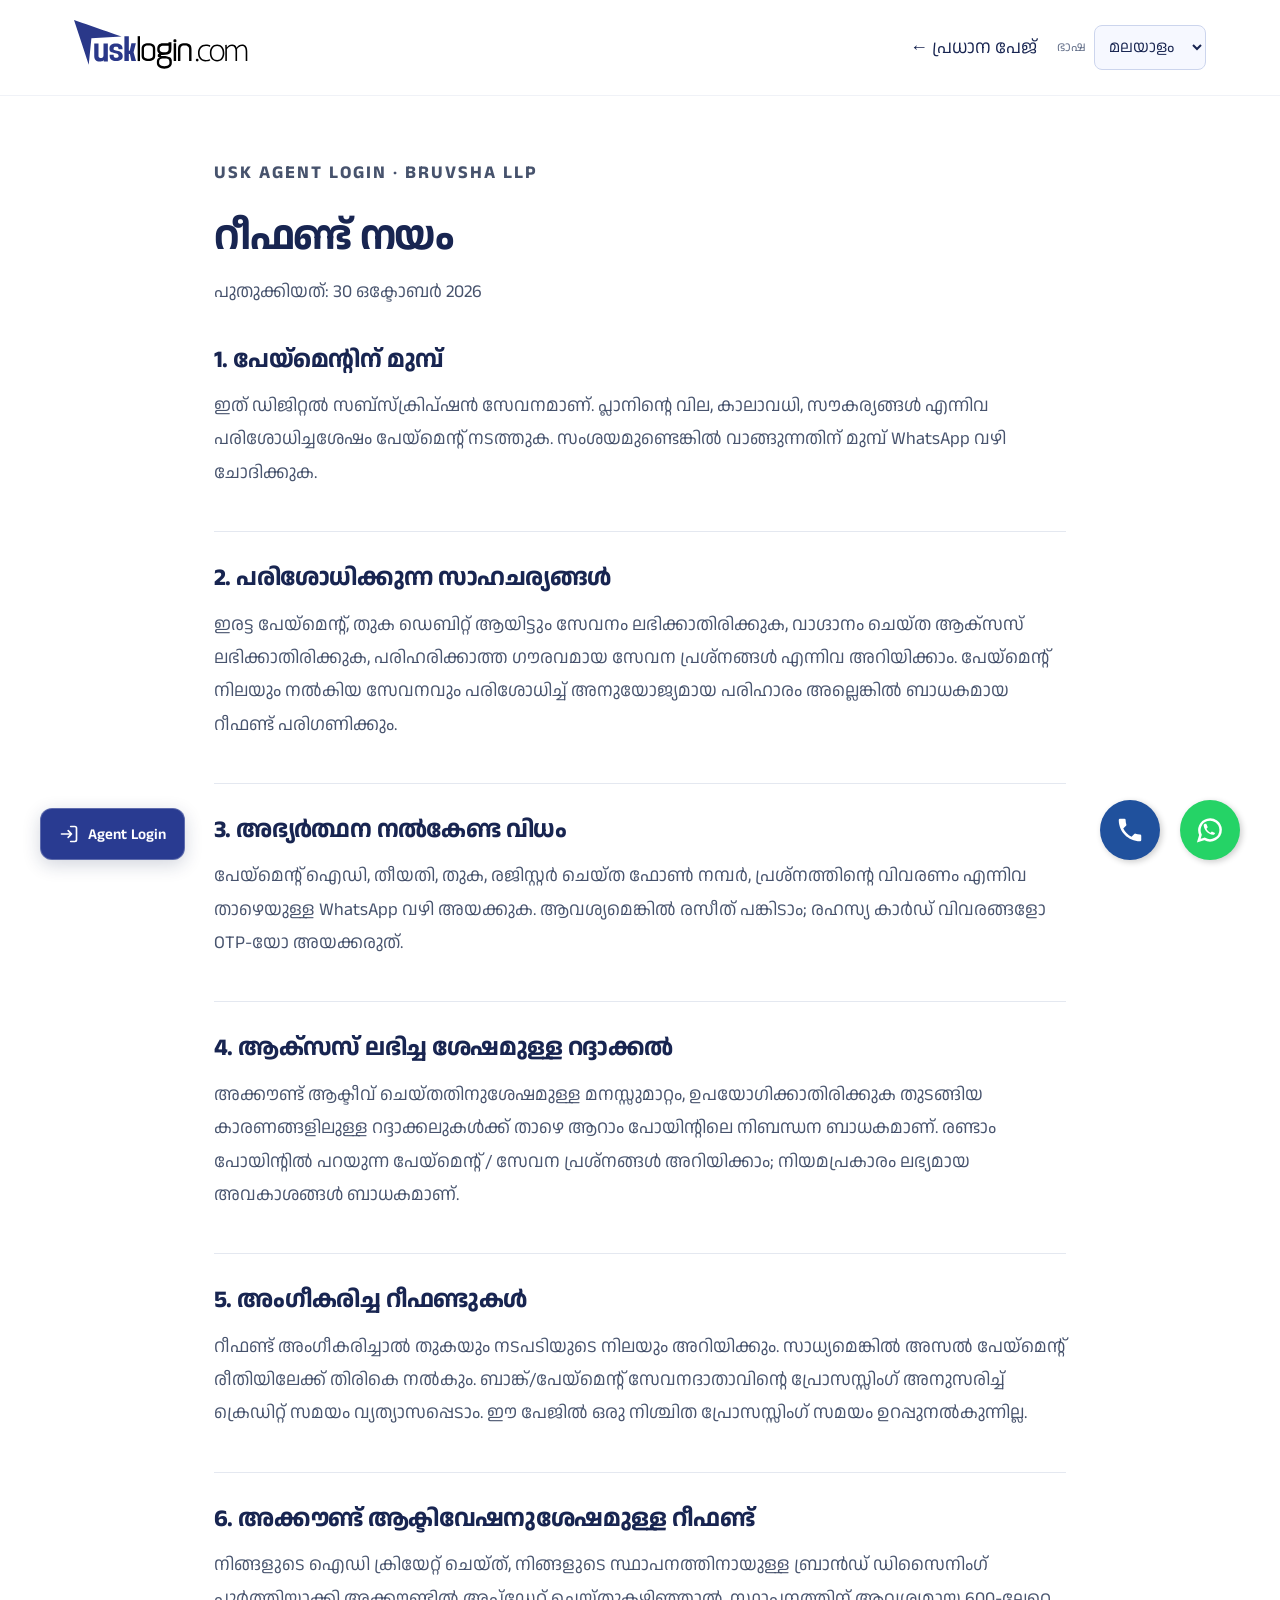
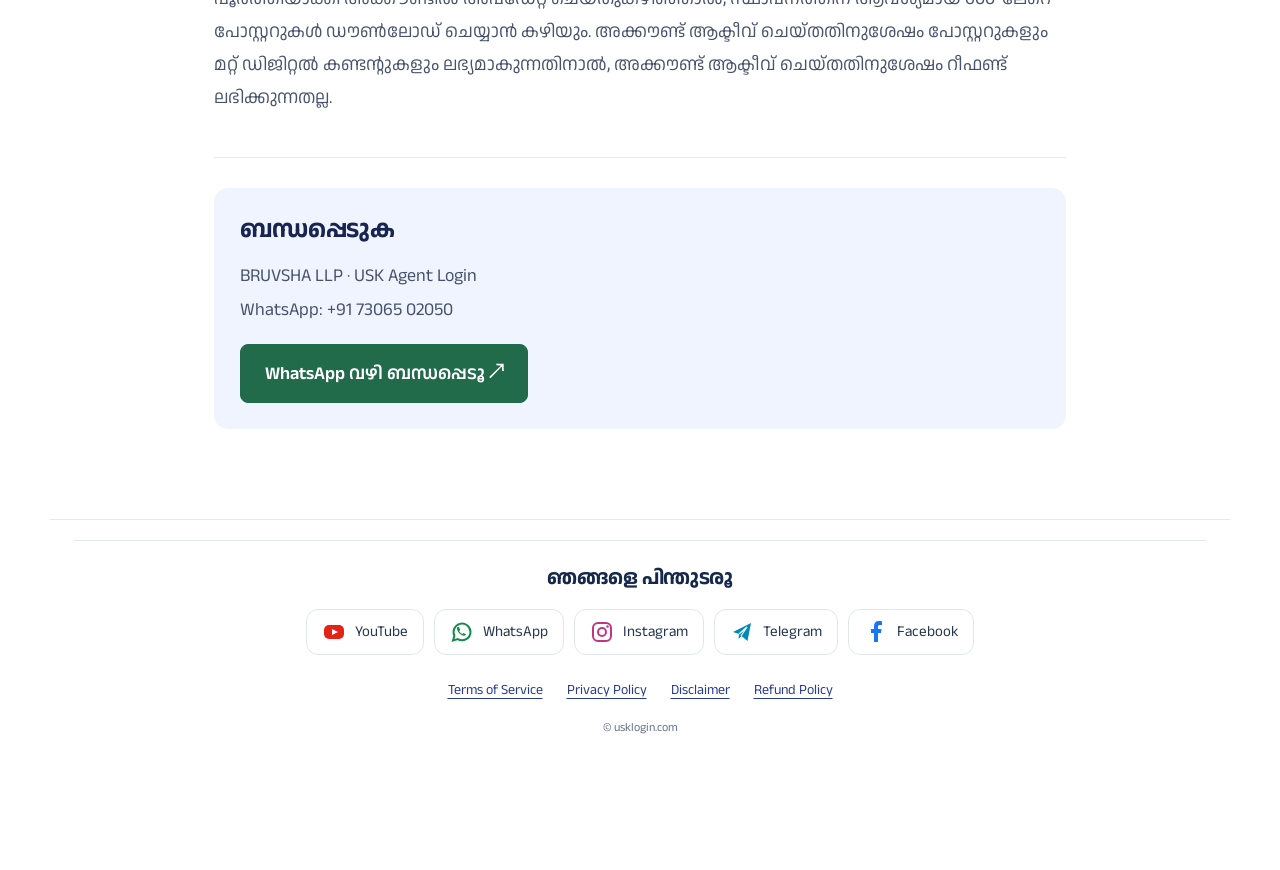
<file: templates/web/home/refund.html>
<!doctype html><html lang="ml"><head><meta charset="utf-8"><meta name="viewport" content="width=device-width,initial-scale=1"><title>Refund Policy | USK Agent Login</title><meta name="description" content="USK Agent Login Refund Policy — BRUVSHA LLP"><link rel="icon" href="assets/images/favicon.svg?v=2" type="image/svg+xml"><link rel="stylesheet" href="assets/css/fonts.css"><link rel="stylesheet" href="assets/css/style.css"><link rel="stylesheet" href="assets/css/policies.css"><link rel="alternate" hreflang="ml" href="refund.html"><link rel="alternate" hreflang="en" href="refund-en.html"><link rel="stylesheet" href="assets/css/mobile.css"><link rel="stylesheet" href="assets/css/contact-floats.css">
</head><body class="has-contact-floats policy-body"><header><a href="index.html"><img class="logo" src="assets/images/logo.svg" alt="USK Login"></a><a href="index.html">← പ്രധാന പേജ്</a><div class="language-control"><label for="site-language">ഭാഷ</label><select id="site-language" data-ml="refund.html" data-en="refund-en.html"><option value="ml" selected>മലയാളം</option><option value="en">English</option></select></div></header><main class="policy-main"><p class="eyebrow">USK AGENT LOGIN · BRUVSHA LLP</p><h1>റീഫണ്ട് നയം</h1><p class="policy-date">പുതുക്കിയത്: 30 ഒക്ടോബർ 2026</p><section><h2>1. പേയ്‌മെന്റിന് മുമ്പ്</h2><p>ഇത് ഡിജിറ്റൽ സബ്സ്ക്രിപ്ഷൻ സേവനമാണ്. പ്ലാനിന്റെ വില, കാലാവധി, സൗകര്യങ്ങൾ എന്നിവ പരിശോധിച്ചശേഷം പേയ്‌മെന്റ് നടത്തുക. സംശയമുണ്ടെങ്കിൽ വാങ്ങുന്നതിന് മുമ്പ് WhatsApp വഴി ചോദിക്കുക.</p></section><section><h2>2. പരിശോധിക്കുന്ന സാഹചര്യങ്ങൾ</h2><p>ഇരട്ട പേയ്‌മെന്റ്, തുക ഡെബിറ്റ് ആയിട്ടും സേവനം ലഭിക്കാതിരിക്കുക, വാഗ്ദാനം ചെയ്ത ആക്സസ് ലഭിക്കാതിരിക്കുക, പരിഹരിക്കാത്ത ഗൗരവമായ സേവന പ്രശ്നങ്ങൾ എന്നിവ അറിയിക്കാം. പേയ്‌മെന്റ് നിലയും നൽകിയ സേവനവും പരിശോധിച്ച് അനുയോജ്യമായ പരിഹാരം അല്ലെങ്കിൽ ബാധകമായ റീഫണ്ട് പരിഗണിക്കും.</p></section><section><h2>3. അഭ്യർത്ഥന നൽകേണ്ട വിധം</h2><p>പേയ്‌മെന്റ് ഐഡി, തീയതി, തുക, രജിസ്റ്റർ ചെയ്ത ഫോൺ നമ്പർ, പ്രശ്നത്തിന്റെ വിവരണം എന്നിവ താഴെയുള്ള WhatsApp വഴി അയക്കുക. ആവശ്യമെങ്കിൽ രസീത് പങ്കിടാം; രഹസ്യ കാർഡ് വിവരങ്ങളോ OTP-യോ അയക്കരുത്.</p></section><section><h2>4. ആക്സസ് ലഭിച്ച ശേഷമുള്ള റദ്ദാക്കൽ</h2><p>അക്കൗണ്ട് ആക്ടീവ് ചെയ്തതിനുശേഷമുള്ള മനസ്സുമാറ്റം, ഉപയോഗിക്കാതിരിക്കുക തുടങ്ങിയ കാരണങ്ങളിലുള്ള റദ്ദാക്കലുകൾക്ക് താഴെ ആറാം പോയിന്റിലെ നിബന്ധന ബാധകമാണ്. രണ്ടാം പോയിന്റിൽ പറയുന്ന പേയ്‌മെന്റ് / സേവന പ്രശ്നങ്ങൾ അറിയിക്കാം; നിയമപ്രകാരം ലഭ്യമായ അവകാശങ്ങൾ ബാധകമാണ്.</p></section><section><h2>5. അംഗീകരിച്ച റീഫണ്ടുകൾ</h2><p>റീഫണ്ട് അംഗീകരിച്ചാൽ തുകയും നടപടിയുടെ നിലയും അറിയിക്കും. സാധ്യമെങ്കിൽ അസൽ പേയ്‌മെന്റ് രീതിയിലേക്ക് തിരികെ നൽകും. ബാങ്ക്/പേയ്‌മെന്റ് സേവനദാതാവിന്റെ പ്രോസസ്സിംഗ് അനുസരിച്ച് ക്രെഡിറ്റ് സമയം വ്യത്യാസപ്പെടാം. ഈ പേജിൽ ഒരു നിശ്ചിത പ്രോസസ്സിംഗ് സമയം ഉറപ്പുനൽകുന്നില്ല.</p></section><section><h2>6. അക്കൗണ്ട് ആക്ടിവേഷനുശേഷമുള്ള റീഫണ്ട്</h2><p>നിങ്ങളുടെ ഐഡി ക്രിയേറ്റ് ചെയ്ത്, നിങ്ങളുടെ സ്ഥാപനത്തിനായുള്ള ബ്രാൻഡ് ഡിസൈനിംഗ് പൂർത്തിയാക്കി അക്കൗണ്ടിൽ അപ്‌ഡേറ്റ് ചെയ്തുകഴിഞ്ഞാൽ, സ്ഥാപനത്തിന് ആവശ്യമായ 600-ലേറെ പോസ്റ്ററുകൾ ഡൗൺലോഡ് ചെയ്യാൻ കഴിയും. അക്കൗണ്ട് ആക്ടീവ് ചെയ്തതിനുശേഷം പോസ്റ്ററുകളും മറ്റ് ഡിജിറ്റൽ കണ്ടന്റുകളും ലഭ്യമാകുന്നതിനാൽ, അക്കൗണ്ട് ആക്ടീവ് ചെയ്തതിനുശേഷം റീഫണ്ട് ലഭിക്കുന്നതല്ല.</p></section><section class="policy-contact"><h2>ബന്ധപ്പെടുക</h2><p>BRUVSHA LLP · USK Agent Login<br>WhatsApp: +91 73065 02050</p><a class="button whatsapp-button" href="https://api.whatsapp.com/send?phone=917306502050&amp;text=USK-Agent-Login-Premium" target="_blank" rel="noopener">WhatsApp വഴി ബന്ധപ്പെടൂ ↗</a></section></main><footer class="policy-bottom"><div class="legal-footer"><div class="social-footer"><h2>ഞങ്ങളെ പിന്തുടരൂ</h2><div class="social-links"><a class="social-link social-youtube" href="https://www.youtube.com/@usklogin/" target="_blank" rel="noopener noreferrer" aria-label="YouTube — USK Login"><svg viewBox="0 0 24 24" width="24" height="24" aria-hidden="true" focusable="false"><rect x="2" y="5" width="20" height="14" rx="5" fill="currentColor"/><path d="m10 9 6 3-6 3z" fill="white"/></svg><span>YouTube</span></a><a class="social-link social-whatsapp" href="https://api.whatsapp.com/send?phone=917306502050&amp;text=USK%20login" target="_blank" rel="noopener noreferrer" aria-label="WhatsApp — USK Login"><svg viewBox="0 0 24 24" width="24" height="24" aria-hidden="true" focusable="false"><path d="M20.5 11.7a8.5 8.5 0 0 1-12.8 7.4L3 20.5l1.4-4.6a8.5 8.5 0 1 1 16.1-4.2Z" fill="none" stroke="currentColor" stroke-width="2"/><path d="M8 7c-.7 0-1.2.8-1 1.8.7 3.9 3.6 6.5 7.3 7 .9.1 1.7-.8 1.7-1.5l-2.5-1.2-1.1 1c-1.5-.7-2.6-1.8-3.2-3.2l1-1.1L9 7Z" fill="currentColor"/></svg><span>WhatsApp</span></a><a class="social-link social-instagram" href="https://www.instagram.com/usklogin/" target="_blank" rel="noopener noreferrer" aria-label="Instagram — USK Login"><svg viewBox="0 0 24 24" width="24" height="24" aria-hidden="true" focusable="false"><rect x="3" y="3" width="18" height="18" rx="5" fill="none" stroke="currentColor" stroke-width="2"/><circle cx="12" cy="12" r="4" fill="none" stroke="currentColor" stroke-width="2"/><circle cx="17.5" cy="6.5" r="1.2" fill="currentColor"/></svg><span>Instagram</span></a><a class="social-link social-telegram" href="https://t.me/usklogin/" target="_blank" rel="noopener noreferrer" aria-label="Telegram — USK Login"><svg viewBox="0 0 24 24" width="24" height="24" aria-hidden="true" focusable="false"><path d="M21 3 17.5 21l-6-5-3 3 .5-5L3 12 21 3Z" fill="currentColor"/><path d="m9 14 8-7-6 9" fill="none" stroke="white" stroke-width="1.2"/></svg><span>Telegram</span></a><a class="social-link social-facebook" href="https://www.facebook.com/upabokthasevanakendram/" target="_blank" rel="noopener noreferrer" aria-label="Facebook — USK Login"><svg viewBox="0 0 24 24" width="24" height="24" aria-hidden="true" focusable="false"><path d="M14 22v-9h3l.5-4H14V7c0-1.2.3-2 2-2h2V1.4C17.6 1.2 16.2 1 14.7 1 11.5 1 10 3 10 6.5V9H7v4h3v9Z" fill="currentColor"/></svg><span>Facebook</span></a></div></div><nav aria-label="Policy pages"><a href="terms.html">Terms of Service</a><a href="privacy.html">Privacy Policy</a><a href="disclaimer.html">Disclaimer</a><a href="refund.html">Refund Policy</a></nav><p>© usklogin.com</p></div></footer><script src="assets/js/language.js" defer></script><div class="contact-floats" role="group" aria-label="Contact USK Login"><a class="contact-float call" href="tel:+917306502050" aria-label="Call USK Login: +91 7306502050" title="Call USK Login"><svg viewBox="0 0 24 24" width="30" height="30" aria-hidden="true" focusable="false"><path fill="currentColor" d="M6.62 10.79a15.05 15.05 0 0 0 6.59 6.59l2.2-2.2a1 1 0 0 1 1.02-.24c1.12.37 2.33.57 3.57.57a1 1 0 0 1 1 1V20a1 1 0 0 1-1 1C10.61 21 3 13.39 3 4a1 1 0 0 1 1-1h3.5a1 1 0 0 1 1 1c0 1.25.2 2.45.57 3.57a1 1 0 0 1-.25 1.02z"/></svg></a><a class="contact-float whatsapp" href="https://wa.me/message/JYDWV2HLDLLOM1" target="_blank" rel="noopener noreferrer" aria-label="Chat with USK Login on WhatsApp" title="WhatsApp"><svg viewBox="0 0 24 24" width="24" height="24" aria-hidden="true" focusable="false"><path d="M20.5 11.7a8.5 8.5 0 0 1-12.8 7.4L3 20.5l1.4-4.6a8.5 8.5 0 1 1 16.1-4.2Z" fill="none" stroke="currentColor" stroke-width="2"/><path d="M8 7c-.7 0-1.2.8-1 1.8.7 3.9 3.6 6.5 7.3 7 .9.1 1.7-.8 1.7-1.5l-2.5-1.2-1.1 1c-1.5-.7-2.6-1.8-3.2-3.2l1-1.1L9 7Z" fill="currentColor"/></svg></a></div>
<a class="agent-login-float" href="https://agent.usklogin.com/" target="_blank" rel="noopener noreferrer" aria-label="Agent Login — opens in a new tab"><svg viewBox="0 0 24 24" width="20" height="20" fill="none" stroke="currentColor" stroke-width="2" stroke-linecap="round" stroke-linejoin="round" aria-hidden="true"><path d="M14 3h5a2 2 0 0 1 2 2v14a2 2 0 0 1-2 2h-5M3 12h12m-4-4 4 4-4 4"/></svg><span>Agent Login</span></a>
</body></html>
</file>
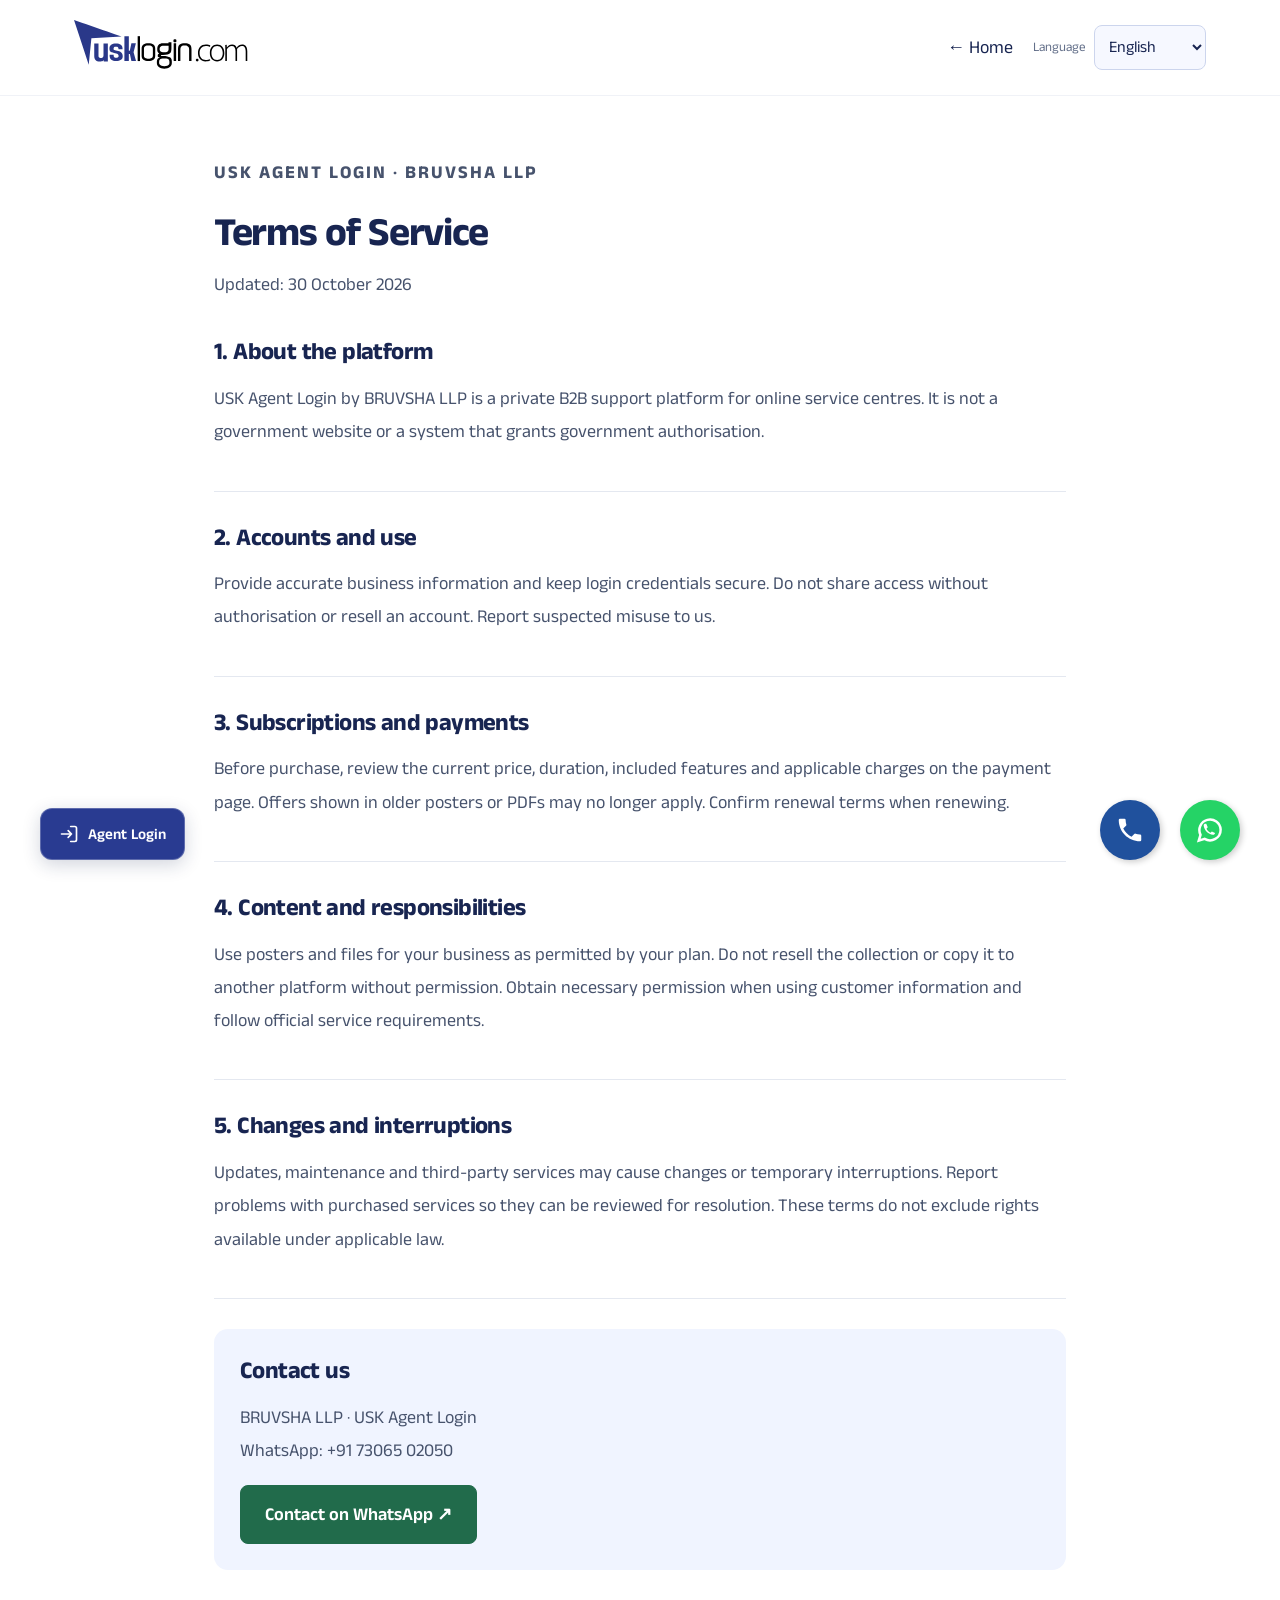
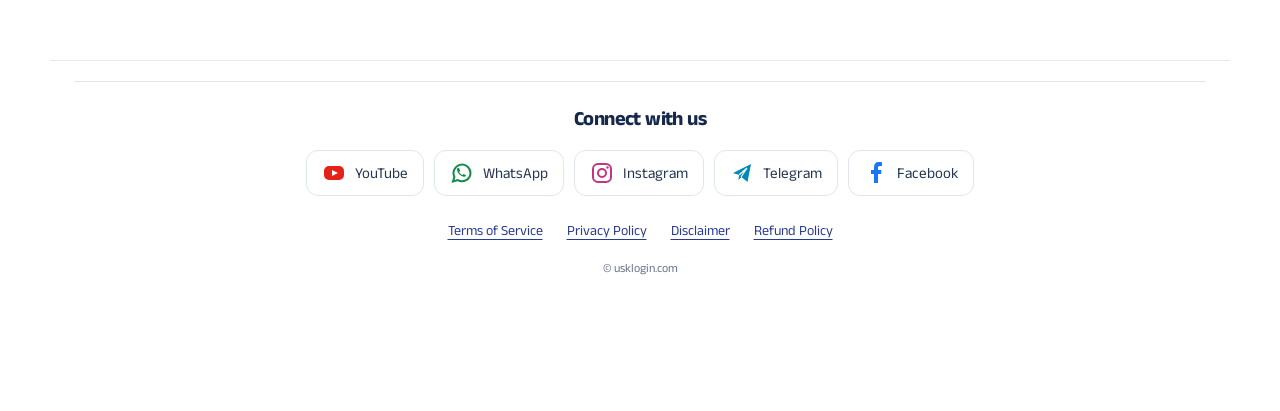
<file: templates/web/home/terms-en.html>
<!doctype html><html lang="en"><head><meta charset="utf-8"><meta name="viewport" content="width=device-width,initial-scale=1"><title>Terms of Service | USK Agent Login</title><meta name="description" content="USK Agent Login Terms of Service — BRUVSHA LLP"><link rel="icon" href="assets/images/favicon.svg?v=2" type="image/svg+xml"><link rel="stylesheet" href="assets/css/fonts.css"><link rel="stylesheet" href="assets/css/style.css"><link rel="stylesheet" href="assets/css/policies.css"><link rel="alternate" hreflang="ml" href="terms.html"><link rel="alternate" hreflang="en" href="terms-en.html"><link rel="stylesheet" href="assets/css/mobile.css"><link rel="stylesheet" href="assets/css/contact-floats.css">
</head><body class="has-contact-floats policy-body"><header><a href="english.html"><img class="logo" src="assets/images/logo.svg" alt="USK Login"></a><a href="english.html">← Home</a><div class="language-control"><label for="site-language">Language</label><select id="site-language" data-ml="terms.html" data-en="terms-en.html"><option value="ml">മലയാളം</option><option value="en" selected>English</option></select></div></header><main class="policy-main"><p class="eyebrow">USK AGENT LOGIN · BRUVSHA LLP</p><h1>Terms of Service</h1><p class="policy-date">Updated: 30 October 2026</p><section><h2>1. About the platform</h2><p>USK Agent Login by BRUVSHA LLP is a private B2B support platform for online service centres. It is not a government website or a system that grants government authorisation.</p></section><section><h2>2. Accounts and use</h2><p>Provide accurate business information and keep login credentials secure. Do not share access without authorisation or resell an account. Report suspected misuse to us.</p></section><section><h2>3. Subscriptions and payments</h2><p>Before purchase, review the current price, duration, included features and applicable charges on the payment page. Offers shown in older posters or PDFs may no longer apply. Confirm renewal terms when renewing.</p></section><section><h2>4. Content and responsibilities</h2><p>Use posters and files for your business as permitted by your plan. Do not resell the collection or copy it to another platform without permission. Obtain necessary permission when using customer information and follow official service requirements.</p></section><section><h2>5. Changes and interruptions</h2><p>Updates, maintenance and third-party services may cause changes or temporary interruptions. Report problems with purchased services so they can be reviewed for resolution. These terms do not exclude rights available under applicable law.</p></section><section class="policy-contact"><h2>Contact us</h2><p>BRUVSHA LLP · USK Agent Login<br>WhatsApp: +91 73065 02050</p><a class="button whatsapp-button" href="https://api.whatsapp.com/send?phone=917306502050&amp;text=USK-Agent-Login-Premium" target="_blank" rel="noopener">Contact on WhatsApp ↗</a></section></main><footer class="policy-bottom"><div class="legal-footer"><div class="social-footer"><h2>Connect with us</h2><div class="social-links"><a class="social-link social-youtube" href="https://www.youtube.com/@usklogin/" target="_blank" rel="noopener noreferrer" aria-label="YouTube — USK Login"><svg viewBox="0 0 24 24" width="24" height="24" aria-hidden="true" focusable="false"><rect x="2" y="5" width="20" height="14" rx="5" fill="currentColor"/><path d="m10 9 6 3-6 3z" fill="white"/></svg><span>YouTube</span></a><a class="social-link social-whatsapp" href="https://api.whatsapp.com/send?phone=917306502050&amp;text=USK%20login" target="_blank" rel="noopener noreferrer" aria-label="WhatsApp — USK Login"><svg viewBox="0 0 24 24" width="24" height="24" aria-hidden="true" focusable="false"><path d="M20.5 11.7a8.5 8.5 0 0 1-12.8 7.4L3 20.5l1.4-4.6a8.5 8.5 0 1 1 16.1-4.2Z" fill="none" stroke="currentColor" stroke-width="2"/><path d="M8 7c-.7 0-1.2.8-1 1.8.7 3.9 3.6 6.5 7.3 7 .9.1 1.7-.8 1.7-1.5l-2.5-1.2-1.1 1c-1.5-.7-2.6-1.8-3.2-3.2l1-1.1L9 7Z" fill="currentColor"/></svg><span>WhatsApp</span></a><a class="social-link social-instagram" href="https://www.instagram.com/usklogin/" target="_blank" rel="noopener noreferrer" aria-label="Instagram — USK Login"><svg viewBox="0 0 24 24" width="24" height="24" aria-hidden="true" focusable="false"><rect x="3" y="3" width="18" height="18" rx="5" fill="none" stroke="currentColor" stroke-width="2"/><circle cx="12" cy="12" r="4" fill="none" stroke="currentColor" stroke-width="2"/><circle cx="17.5" cy="6.5" r="1.2" fill="currentColor"/></svg><span>Instagram</span></a><a class="social-link social-telegram" href="https://t.me/usklogin/" target="_blank" rel="noopener noreferrer" aria-label="Telegram — USK Login"><svg viewBox="0 0 24 24" width="24" height="24" aria-hidden="true" focusable="false"><path d="M21 3 17.5 21l-6-5-3 3 .5-5L3 12 21 3Z" fill="currentColor"/><path d="m9 14 8-7-6 9" fill="none" stroke="white" stroke-width="1.2"/></svg><span>Telegram</span></a><a class="social-link social-facebook" href="https://www.facebook.com/upabokthasevanakendram/" target="_blank" rel="noopener noreferrer" aria-label="Facebook — USK Login"><svg viewBox="0 0 24 24" width="24" height="24" aria-hidden="true" focusable="false"><path d="M14 22v-9h3l.5-4H14V7c0-1.2.3-2 2-2h2V1.4C17.6 1.2 16.2 1 14.7 1 11.5 1 10 3 10 6.5V9H7v4h3v9Z" fill="currentColor"/></svg><span>Facebook</span></a></div></div><nav aria-label="Policy pages"><a href="terms-en.html">Terms of Service</a><a href="privacy-en.html">Privacy Policy</a><a href="disclaimer-en.html">Disclaimer</a><a href="refund-en.html">Refund Policy</a></nav><p>© usklogin.com</p></div></footer><script src="assets/js/language.js" defer></script><div class="contact-floats" role="group" aria-label="Contact USK Login"><a class="contact-float call" href="tel:+917306502050" aria-label="Call USK Login: +91 7306502050" title="Call USK Login"><svg viewBox="0 0 24 24" width="30" height="30" aria-hidden="true" focusable="false"><path fill="currentColor" d="M6.62 10.79a15.05 15.05 0 0 0 6.59 6.59l2.2-2.2a1 1 0 0 1 1.02-.24c1.12.37 2.33.57 3.57.57a1 1 0 0 1 1 1V20a1 1 0 0 1-1 1C10.61 21 3 13.39 3 4a1 1 0 0 1 1-1h3.5a1 1 0 0 1 1 1c0 1.25.2 2.45.57 3.57a1 1 0 0 1-.25 1.02z"/></svg></a><a class="contact-float whatsapp" href="https://wa.me/message/JYDWV2HLDLLOM1" target="_blank" rel="noopener noreferrer" aria-label="Chat with USK Login on WhatsApp" title="WhatsApp"><svg viewBox="0 0 24 24" width="24" height="24" aria-hidden="true" focusable="false"><path d="M20.5 11.7a8.5 8.5 0 0 1-12.8 7.4L3 20.5l1.4-4.6a8.5 8.5 0 1 1 16.1-4.2Z" fill="none" stroke="currentColor" stroke-width="2"/><path d="M8 7c-.7 0-1.2.8-1 1.8.7 3.9 3.6 6.5 7.3 7 .9.1 1.7-.8 1.7-1.5l-2.5-1.2-1.1 1c-1.5-.7-2.6-1.8-3.2-3.2l1-1.1L9 7Z" fill="currentColor"/></svg></a></div>
<a class="agent-login-float" href="https://agent.usklogin.com/" target="_blank" rel="noopener noreferrer" aria-label="Agent Login — opens in a new tab"><svg viewBox="0 0 24 24" width="20" height="20" fill="none" stroke="currentColor" stroke-width="2" stroke-linecap="round" stroke-linejoin="round" aria-hidden="true"><path d="M14 3h5a2 2 0 0 1 2 2v14a2 2 0 0 1-2 2h-5M3 12h12m-4-4 4 4-4 4"/></svg><span>Agent Login</span></a>
</body></html>
</file>
<file: static/web/css/plugins/flaticon.css>
@font-face {
    font-family: "flaticon";
    src: url("../../fonts/flaticon.ttf?655915d50ed0facf464660ba648373b0") format("truetype"),
url("../../fonts/flaticon.woff?655915d50ed0facf464660ba648373b0") format("woff"),
url("../../fonts/flaticon.woff2?655915d50ed0facf464660ba648373b0") format("woff2"),
url("../../fonts/flaticon.eot?655915d50ed0facf464660ba648373b0#iefix") format("embedded-opentype"),
url("../../fonts/flaticon.svg?655915d50ed0facf464660ba648373b0#flaticon") format("svg");
}

i[class^="flaticon-"]:before, i[class*=" flaticon-"]:before {
    font-family: flaticon !important;
    font-style: normal;
    font-weight: normal !important;
    font-variant: normal;
    text-transform: none;
    line-height: 1;
    -webkit-font-smoothing: antialiased;
    -moz-osx-font-smoothing: grayscale;
}

.flaticon-badge:before {
    content: "\f101";
}
.flaticon-coding:before {
    content: "\f102";
}
.flaticon-email:before {
    content: "\f103";
}
.flaticon-facebook:before {
    content: "\f104";
}
.flaticon-form:before {
    content: "\f105";
}
.flaticon-forms:before {
    content: "\f106";
}
.flaticon-increase:before {
    content: "\f107";
}
.flaticon-instagram:before {
    content: "\f108";
}
.flaticon-left:before {
    content: "\f109";
}
.flaticon-linkedin:before {
    content: "\f10a";
}
.flaticon-loupe:before {
    content: "\f10b";
}
.flaticon-magnifying-glass:before {
    content: "\f10c";
}
.flaticon-notification:before {
    content: "\f10d";
}
.flaticon-open-book:before {
    content: "\f10e";
}
.flaticon-phone-call:before {
    content: "\f10f";
}
.flaticon-pin:before {
    content: "\f110";
}
.flaticon-play:before {
    content: "\f111";
}
.flaticon-right:before {
    content: "\f112";
}
.flaticon-skype:before {
    content: "\f113";
}
.flaticon-star:before {
    content: "\f114";
}
.flaticon-transparency:before {
    content: "\f115";
}
.flaticon-tutor:before {
    content: "\f116";
}
.flaticon-twitter:before {
    content: "\f117";
}
.flaticon-waving-flag:before {
    content: "\f118";
}
</file>
<file: static/web/css/plugins/nice-select.css>
.nice-select {
  -webkit-tap-highlight-color: transparent;
  background-color: #fff;
  border-radius: 5px;
  border: solid 1px #e8e8e8;
  box-sizing: border-box;
  clear: both;
  cursor: pointer;
  display: block;
  float: left;
  font-family: inherit;
  font-size: 14px;
  font-weight: normal;
  height: 42px;
  line-height: 40px;
  outline: none;
  padding-left: 18px;
  padding-right: 30px;
  position: relative;
  text-align: left !important;
  -webkit-transition: all 0.2s ease-in-out;
  transition: all 0.2s ease-in-out;
  -webkit-user-select: none;
     -moz-user-select: none;
      -ms-user-select: none;
          user-select: none;
  white-space: nowrap;
  width: auto; }
  .nice-select:hover {
    border-color: #dbdbdb; }
  .nice-select:active, .nice-select.open, .nice-select:focus {
    border-color: #999; }
  .nice-select:after {
    border-bottom: 2px solid #999;
    border-right: 2px solid #999;
    content: '';
    display: block;
    height: 5px;
    margin-top: -4px;
    pointer-events: none;
    position: absolute;
    right: 12px;
    top: 50%;
    -webkit-transform-origin: 66% 66%;
        -ms-transform-origin: 66% 66%;
            transform-origin: 66% 66%;
    -webkit-transform: rotate(45deg);
        -ms-transform: rotate(45deg);
            transform: rotate(45deg);
    -webkit-transition: all 0.15s ease-in-out;
    transition: all 0.15s ease-in-out;
    width: 5px; }
  .nice-select.open:after {
    -webkit-transform: rotate(-135deg);
        -ms-transform: rotate(-135deg);
            transform: rotate(-135deg); }
  .nice-select.open .list {
    opacity: 1;
    pointer-events: auto;
    -webkit-transform: scale(1) translateY(0);
        -ms-transform: scale(1) translateY(0);
            transform: scale(1) translateY(0); }
  .nice-select.disabled {
    border-color: #ededed;
    color: #999;
    pointer-events: none; }
    .nice-select.disabled:after {
      border-color: #cccccc; }
  .nice-select.wide {
    width: 100%; }
    .nice-select.wide .list {
      left: 0 !important;
      right: 0 !important; }
  .nice-select.right {
    float: right; }
    .nice-select.right .list {
      left: auto;
      right: 0; }
  .nice-select.small {
    font-size: 12px;
    height: 36px;
    line-height: 34px; }
    .nice-select.small:after {
      height: 4px;
      width: 4px; }
    .nice-select.small .option {
      line-height: 34px;
      min-height: 34px; }
  .nice-select .list {
    background-color: #fff;
    border-radius: 5px;
    box-shadow: 0 0 0 1px rgba(68, 68, 68, 0.11);
    box-sizing: border-box;
    margin-top: 4px;
    opacity: 0;
    overflow: hidden;
    padding: 0;
    pointer-events: none;
    position: absolute;
    top: 100%;
    left: 0;
    -webkit-transform-origin: 50% 0;
        -ms-transform-origin: 50% 0;
            transform-origin: 50% 0;
    -webkit-transform: scale(0.75) translateY(-21px);
        -ms-transform: scale(0.75) translateY(-21px);
            transform: scale(0.75) translateY(-21px);
    -webkit-transition: all 0.2s cubic-bezier(0.5, 0, 0, 1.25), opacity 0.15s ease-out;
    transition: all 0.2s cubic-bezier(0.5, 0, 0, 1.25), opacity 0.15s ease-out;
    z-index: 9; }
    .nice-select .list:hover .option:not(:hover) {
      background-color: transparent !important; }
  .nice-select .option {
    cursor: pointer;
    font-weight: 400;
    line-height: 40px;
    list-style: none;
    min-height: 40px;
    outline: none;
    padding-left: 18px;
    padding-right: 29px;
    text-align: left;
    -webkit-transition: all 0.2s;
    transition: all 0.2s; }
    .nice-select .option:hover, .nice-select .option.focus, .nice-select .option.selected.focus {
      background-color: #f6f6f6; }
    .nice-select .option.selected {
      font-weight: bold; }
    .nice-select .option.disabled {
      background-color: transparent;
      color: #999;
      cursor: default; }

.no-csspointerevents .nice-select .list {
  display: none; }

.no-csspointerevents .nice-select.open .list {
  display: block; }
</file>
<file: static/web/css/plugins/apexcharts.css>
.apexcharts-canvas {
  position: relative;
  user-select: none;
  /* cannot give overflow: hidden as it will crop tooltips which overflow outside chart area */
}


/* scrollbar is not visible by default for legend, hence forcing the visibility */
.apexcharts-canvas ::-webkit-scrollbar {
  -webkit-appearance: none;
  width: 6px;
}

.apexcharts-canvas ::-webkit-scrollbar-thumb {
  border-radius: 4px;
  background-color: rgba(0, 0, 0, .5);
  box-shadow: 0 0 1px rgba(255, 255, 255, .5);
  -webkit-box-shadow: 0 0 1px rgba(255, 255, 255, .5);
}


.apexcharts-inner {
  position: relative;
}

.apexcharts-text tspan {
  font-family: inherit;
}

.legend-mouseover-inactive {
  transition: 0.15s ease all;
  opacity: 0.20;
}

.apexcharts-series-collapsed {
  opacity: 0;
}

.apexcharts-tooltip {
  border-radius: 5px;
  box-shadow: 2px 2px 6px -4px #999;
  cursor: default;
  font-size: 14px;
  left: 62px;
  opacity: 0;
  pointer-events: none;
  position: absolute;
  top: 20px;
  display: flex;
  flex-direction: column;
  overflow: hidden;
  white-space: nowrap;
  z-index: 12;
  transition: 0.15s ease all;
}

.apexcharts-tooltip.apexcharts-active {
  opacity: 1;
  transition: 0.15s ease all;
}

.apexcharts-tooltip.apexcharts-theme-light {
  border: 1px solid #e3e3e3;
  background: rgba(255, 255, 255, 0.96);
}

.apexcharts-tooltip.apexcharts-theme-dark {
  color: #fff;
  background: rgba(30, 30, 30, 0.8);
}

.apexcharts-tooltip * {
  font-family: inherit;
}


.apexcharts-tooltip-title {
  padding: 6px;
  font-size: 15px;
  margin-bottom: 4px;
}

.apexcharts-tooltip.apexcharts-theme-light .apexcharts-tooltip-title {
  background: #ECEFF1;
  border-bottom: 1px solid #ddd;
}

.apexcharts-tooltip.apexcharts-theme-dark .apexcharts-tooltip-title {
  background: rgba(0, 0, 0, 0.7);
  border-bottom: 1px solid #333;
}

.apexcharts-tooltip-text-value,
.apexcharts-tooltip-text-z-value {
  display: inline-block;
  font-weight: 600;
  margin-left: 5px;
}

.apexcharts-tooltip-text-z-label:empty,
.apexcharts-tooltip-text-z-value:empty {
  display: none;
}

.apexcharts-tooltip-text-value,
.apexcharts-tooltip-text-z-value {
  font-weight: 600;
}

.apexcharts-tooltip-marker {
  width: 12px;
  height: 12px;
  position: relative;
  top: 0px;
  margin-right: 10px;
  border-radius: 50%;
}

.apexcharts-tooltip-series-group {
  padding: 0 10px;
  display: none;
  text-align: left;
  justify-content: left;
  align-items: center;
}

.apexcharts-tooltip-series-group.apexcharts-active .apexcharts-tooltip-marker {
  opacity: 1;
}

.apexcharts-tooltip-series-group.apexcharts-active,
.apexcharts-tooltip-series-group:last-child {
  padding-bottom: 4px;
}

.apexcharts-tooltip-series-group-hidden {
  opacity: 0;
  height: 0;
  line-height: 0;
  padding: 0 !important;
}

.apexcharts-tooltip-y-group {
  padding: 6px 0 5px;
}

.apexcharts-tooltip-box, .apexcharts-custom-tooltip {
  padding: 4px 8px;
}

.apexcharts-tooltip-boxPlot {
  display: flex;
  flex-direction: column-reverse;
}

.apexcharts-tooltip-box>div {
  margin: 4px 0;
}

.apexcharts-tooltip-box span.value {
  font-weight: bold;
}

.apexcharts-tooltip-rangebar {
  padding: 5px 8px;
}

.apexcharts-tooltip-rangebar .category {
  font-weight: 600;
  color: #777;
}

.apexcharts-tooltip-rangebar .series-name {
  font-weight: bold;
  display: block;
  margin-bottom: 5px;
}

.apexcharts-xaxistooltip {
  opacity: 0;
  padding: 9px 10px;
  pointer-events: none;
  color: #373d3f;
  font-size: 13px;
  text-align: center;
  border-radius: 2px;
  position: absolute;
  z-index: 10;
  background: #ECEFF1;
  border: 1px solid #90A4AE;
  transition: 0.15s ease all;
}

.apexcharts-xaxistooltip.apexcharts-theme-dark {
  background: rgba(0, 0, 0, 0.7);
  border: 1px solid rgba(0, 0, 0, 0.5);
  color: #fff;
}

.apexcharts-xaxistooltip:after,
.apexcharts-xaxistooltip:before {
  left: 50%;
  border: solid transparent;
  content: " ";
  height: 0;
  width: 0;
  position: absolute;
  pointer-events: none;
}

.apexcharts-xaxistooltip:after {
  border-color: rgba(236, 239, 241, 0);
  border-width: 6px;
  margin-left: -6px;
}

.apexcharts-xaxistooltip:before {
  border-color: rgba(144, 164, 174, 0);
  border-width: 7px;
  margin-left: -7px;
}

.apexcharts-xaxistooltip-bottom:after,
.apexcharts-xaxistooltip-bottom:before {
  bottom: 100%;
}

.apexcharts-xaxistooltip-top:after,
.apexcharts-xaxistooltip-top:before {
  top: 100%;
}

.apexcharts-xaxistooltip-bottom:after {
  border-bottom-color: #ECEFF1;
}

.apexcharts-xaxistooltip-bottom:before {
  border-bottom-color: #90A4AE;
}

.apexcharts-xaxistooltip-bottom.apexcharts-theme-dark:after {
  border-bottom-color: rgba(0, 0, 0, 0.5);
}

.apexcharts-xaxistooltip-bottom.apexcharts-theme-dark:before {
  border-bottom-color: rgba(0, 0, 0, 0.5);
}

.apexcharts-xaxistooltip-top:after {
  border-top-color: #ECEFF1
}

.apexcharts-xaxistooltip-top:before {
  border-top-color: #90A4AE;
}

.apexcharts-xaxistooltip-top.apexcharts-theme-dark:after {
  border-top-color: rgba(0, 0, 0, 0.5);
}

.apexcharts-xaxistooltip-top.apexcharts-theme-dark:before {
  border-top-color: rgba(0, 0, 0, 0.5);
}

.apexcharts-xaxistooltip.apexcharts-active {
  opacity: 1;
  transition: 0.15s ease all;
}

.apexcharts-yaxistooltip {
  opacity: 0;
  padding: 4px 10px;
  pointer-events: none;
  color: #373d3f;
  font-size: 13px;
  text-align: center;
  border-radius: 2px;
  position: absolute;
  z-index: 10;
  background: #ECEFF1;
  border: 1px solid #90A4AE;
}

.apexcharts-yaxistooltip.apexcharts-theme-dark {
  background: rgba(0, 0, 0, 0.7);
  border: 1px solid rgba(0, 0, 0, 0.5);
  color: #fff;
}

.apexcharts-yaxistooltip:after,
.apexcharts-yaxistooltip:before {
  top: 50%;
  border: solid transparent;
  content: " ";
  height: 0;
  width: 0;
  position: absolute;
  pointer-events: none;
}

.apexcharts-yaxistooltip:after {
  border-color: rgba(236, 239, 241, 0);
  border-width: 6px;
  margin-top: -6px;
}

.apexcharts-yaxistooltip:before {
  border-color: rgba(144, 164, 174, 0);
  border-width: 7px;
  margin-top: -7px;
}

.apexcharts-yaxistooltip-left:after,
.apexcharts-yaxistooltip-left:before {
  left: 100%;
}

.apexcharts-yaxistooltip-right:after,
.apexcharts-yaxistooltip-right:before {
  right: 100%;
}

.apexcharts-yaxistooltip-left:after {
  border-left-color: #ECEFF1;
}

.apexcharts-yaxistooltip-left:before {
  border-left-color: #90A4AE;
}

.apexcharts-yaxistooltip-left.apexcharts-theme-dark:after {
  border-left-color: rgba(0, 0, 0, 0.5);
}

.apexcharts-yaxistooltip-left.apexcharts-theme-dark:before {
  border-left-color: rgba(0, 0, 0, 0.5);
}

.apexcharts-yaxistooltip-right:after {
  border-right-color: #ECEFF1;
}

.apexcharts-yaxistooltip-right:before {
  border-right-color: #90A4AE;
}

.apexcharts-yaxistooltip-right.apexcharts-theme-dark:after {
  border-right-color: rgba(0, 0, 0, 0.5);
}

.apexcharts-yaxistooltip-right.apexcharts-theme-dark:before {
  border-right-color: rgba(0, 0, 0, 0.5);
}

.apexcharts-yaxistooltip.apexcharts-active {
  opacity: 1;
}

.apexcharts-yaxistooltip-hidden {
  display: none;
}

.apexcharts-xcrosshairs,
.apexcharts-ycrosshairs {
  pointer-events: none;
  opacity: 0;
  transition: 0.15s ease all;
}

.apexcharts-xcrosshairs.apexcharts-active,
.apexcharts-ycrosshairs.apexcharts-active {
  opacity: 1;
  transition: 0.15s ease all;
}

.apexcharts-ycrosshairs-hidden {
  opacity: 0;
}

.apexcharts-selection-rect {
  cursor: move;
}

.svg_select_boundingRect, .svg_select_points_rot {
  pointer-events: none;
  opacity: 0;
  visibility: hidden;
}
.apexcharts-selection-rect + g .svg_select_boundingRect,
.apexcharts-selection-rect + g .svg_select_points_rot {
  opacity: 0;
  visibility: hidden;
}

.apexcharts-selection-rect + g .svg_select_points_l,
.apexcharts-selection-rect + g .svg_select_points_r {
  cursor: ew-resize;
  opacity: 1;
  visibility: visible;
}

.svg_select_points {
  fill: #efefef;
  stroke: #333;
  rx: 2;
}

.apexcharts-svg.apexcharts-zoomable.hovering-zoom {
  cursor: crosshair
}

.apexcharts-svg.apexcharts-zoomable.hovering-pan {
  cursor: move
}

.apexcharts-zoom-icon,
.apexcharts-zoomin-icon,
.apexcharts-zoomout-icon,
.apexcharts-reset-icon,
.apexcharts-pan-icon,
.apexcharts-selection-icon,
.apexcharts-menu-icon,
.apexcharts-toolbar-custom-icon {
  cursor: pointer;
  width: 20px;
  height: 20px;
  line-height: 24px;
  color: #6E8192;
  text-align: center;
}

.apexcharts-zoom-icon svg,
.apexcharts-zoomin-icon svg,
.apexcharts-zoomout-icon svg,
.apexcharts-reset-icon svg,
.apexcharts-menu-icon svg {
  fill: #6E8192;
}

.apexcharts-selection-icon svg {
  fill: #444;
  transform: scale(0.76)
}

.apexcharts-theme-dark .apexcharts-zoom-icon svg,
.apexcharts-theme-dark .apexcharts-zoomin-icon svg,
.apexcharts-theme-dark .apexcharts-zoomout-icon svg,
.apexcharts-theme-dark .apexcharts-reset-icon svg,
.apexcharts-theme-dark .apexcharts-pan-icon svg,
.apexcharts-theme-dark .apexcharts-selection-icon svg,
.apexcharts-theme-dark .apexcharts-menu-icon svg,
.apexcharts-theme-dark .apexcharts-toolbar-custom-icon svg {
  fill: #f3f4f5;
}

.apexcharts-canvas .apexcharts-zoom-icon.apexcharts-selected svg,
.apexcharts-canvas .apexcharts-selection-icon.apexcharts-selected svg,
.apexcharts-canvas .apexcharts-reset-zoom-icon.apexcharts-selected svg {
  fill: #008FFB;
}

.apexcharts-theme-light .apexcharts-selection-icon:not(.apexcharts-selected):hover svg,
.apexcharts-theme-light .apexcharts-zoom-icon:not(.apexcharts-selected):hover svg,
.apexcharts-theme-light .apexcharts-zoomin-icon:hover svg,
.apexcharts-theme-light .apexcharts-zoomout-icon:hover svg,
.apexcharts-theme-light .apexcharts-reset-icon:hover svg,
.apexcharts-theme-light .apexcharts-menu-icon:hover svg {
  fill: #333;
}

.apexcharts-selection-icon,
.apexcharts-menu-icon {
  position: relative;
}

.apexcharts-reset-icon {
  margin-left: 5px;
}

.apexcharts-zoom-icon,
.apexcharts-reset-icon,
.apexcharts-menu-icon {
  transform: scale(0.85);
}

.apexcharts-zoomin-icon,
.apexcharts-zoomout-icon {
  transform: scale(0.7)
}

.apexcharts-zoomout-icon {
  margin-right: 3px;
}

.apexcharts-pan-icon {
  transform: scale(0.62);
  position: relative;
  left: 1px;
  top: 0px;
}

.apexcharts-pan-icon svg {
  fill: #fff;
  stroke: #6E8192;
  stroke-width: 2;
}

.apexcharts-pan-icon.apexcharts-selected svg {
  stroke: #008FFB;
}

.apexcharts-pan-icon:not(.apexcharts-selected):hover svg {
  stroke: #333;
}

.apexcharts-toolbar {
  position: absolute;
  z-index: 11;
  max-width: 176px;
  text-align: right;
  border-radius: 3px;
  padding: 0px 6px 2px 6px;
  display: flex;
  justify-content: space-between;
  align-items: center;
}

.apexcharts-menu {
  background: #fff;
  position: absolute;
  top: 100%;
  border: 1px solid #ddd;
  border-radius: 3px;
  padding: 3px;
  right: 10px;
  opacity: 0;
  min-width: 110px;
  transition: 0.15s ease all;
  pointer-events: none;
}

.apexcharts-menu.apexcharts-menu-open {
  opacity: 1;
  pointer-events: all;
  transition: 0.15s ease all;
}

.apexcharts-menu-item {
  padding: 6px 7px;
  font-size: 12px;
  cursor: pointer;
}

.apexcharts-theme-light .apexcharts-menu-item:hover {
  background: #eee;
}

.apexcharts-theme-dark .apexcharts-menu {
  background: rgba(0, 0, 0, 0.7);
  color: #fff;
}

@media screen and (min-width: 768px) {
  .apexcharts-canvas:hover .apexcharts-toolbar {
    opacity: 1;
  }
}

.apexcharts-datalabel.apexcharts-element-hidden {
  opacity: 0;
}

.apexcharts-pie-label,
.apexcharts-datalabels,
.apexcharts-datalabel,
.apexcharts-datalabel-label,
.apexcharts-datalabel-value {
  cursor: default;
  pointer-events: none;
}

.apexcharts-pie-label-delay {
  opacity: 0;
  animation-name: opaque;
  animation-duration: 0.3s;
  animation-fill-mode: forwards;
  animation-timing-function: ease;
}

.apexcharts-canvas .apexcharts-element-hidden {
  opacity: 0;
}

.apexcharts-hide .apexcharts-series-points {
  opacity: 0;
}

.apexcharts-gridline,
.apexcharts-annotation-rect,
.apexcharts-tooltip .apexcharts-marker,
.apexcharts-area-series .apexcharts-area,
.apexcharts-line,
.apexcharts-zoom-rect,
.apexcharts-toolbar svg,
.apexcharts-area-series .apexcharts-series-markers .apexcharts-marker.no-pointer-events,
.apexcharts-line-series .apexcharts-series-markers .apexcharts-marker.no-pointer-events,
.apexcharts-radar-series path,
.apexcharts-radar-series polygon {
  pointer-events: none;
}


/* markers */

.apexcharts-marker {
  transition: 0.15s ease all;
}

@keyframes opaque {
  0% {
    opacity: 0;
  }
  100% {
    opacity: 1;
  }
}


/* Resize generated styles */

@keyframes resizeanim {
  from {
    opacity: 0;
  }
  to {
    opacity: 0;
  }
}

.resize-triggers {
  animation: 1ms resizeanim;
  visibility: hidden;
  opacity: 0;
}

.resize-triggers,
.resize-triggers>div,
.contract-trigger:before {
  content: " ";
  display: block;
  position: absolute;
  top: 0;
  left: 0;
  height: 100%;
  width: 100%;
  overflow: hidden;
}

.resize-triggers>div {
  background: #eee;
  overflow: auto;
}

.contract-trigger:before {
  width: 200%;
  height: 200%;
}
</file>
<file: static/web/css/plugins/jqvmap.min.css>
.jqvmap-label,.jqvmap-pin{pointer-events:none}.jqvmap-label{position:absolute;display:none;-webkit-border-radius:3px;-moz-border-radius:3px;border-radius:3px;background:#292929;color:#fff;font-family:sans-serif,Verdana;font-size:smaller;padding:3px}.jqvmap-zoomin,.jqvmap-zoomout{position:absolute;left:10px;-webkit-border-radius:3px;-moz-border-radius:3px;border-radius:3px;background:#000;padding:3px;color:#fff;width:10px;height:10px;cursor:pointer;line-height:10px;text-align:center}.jqvmap-zoomin{top:10px}.jqvmap-zoomout{top:30px}.jqvmap-region{cursor:pointer}.jqvmap-ajax_response{width:100%;height:500px}
</file>
